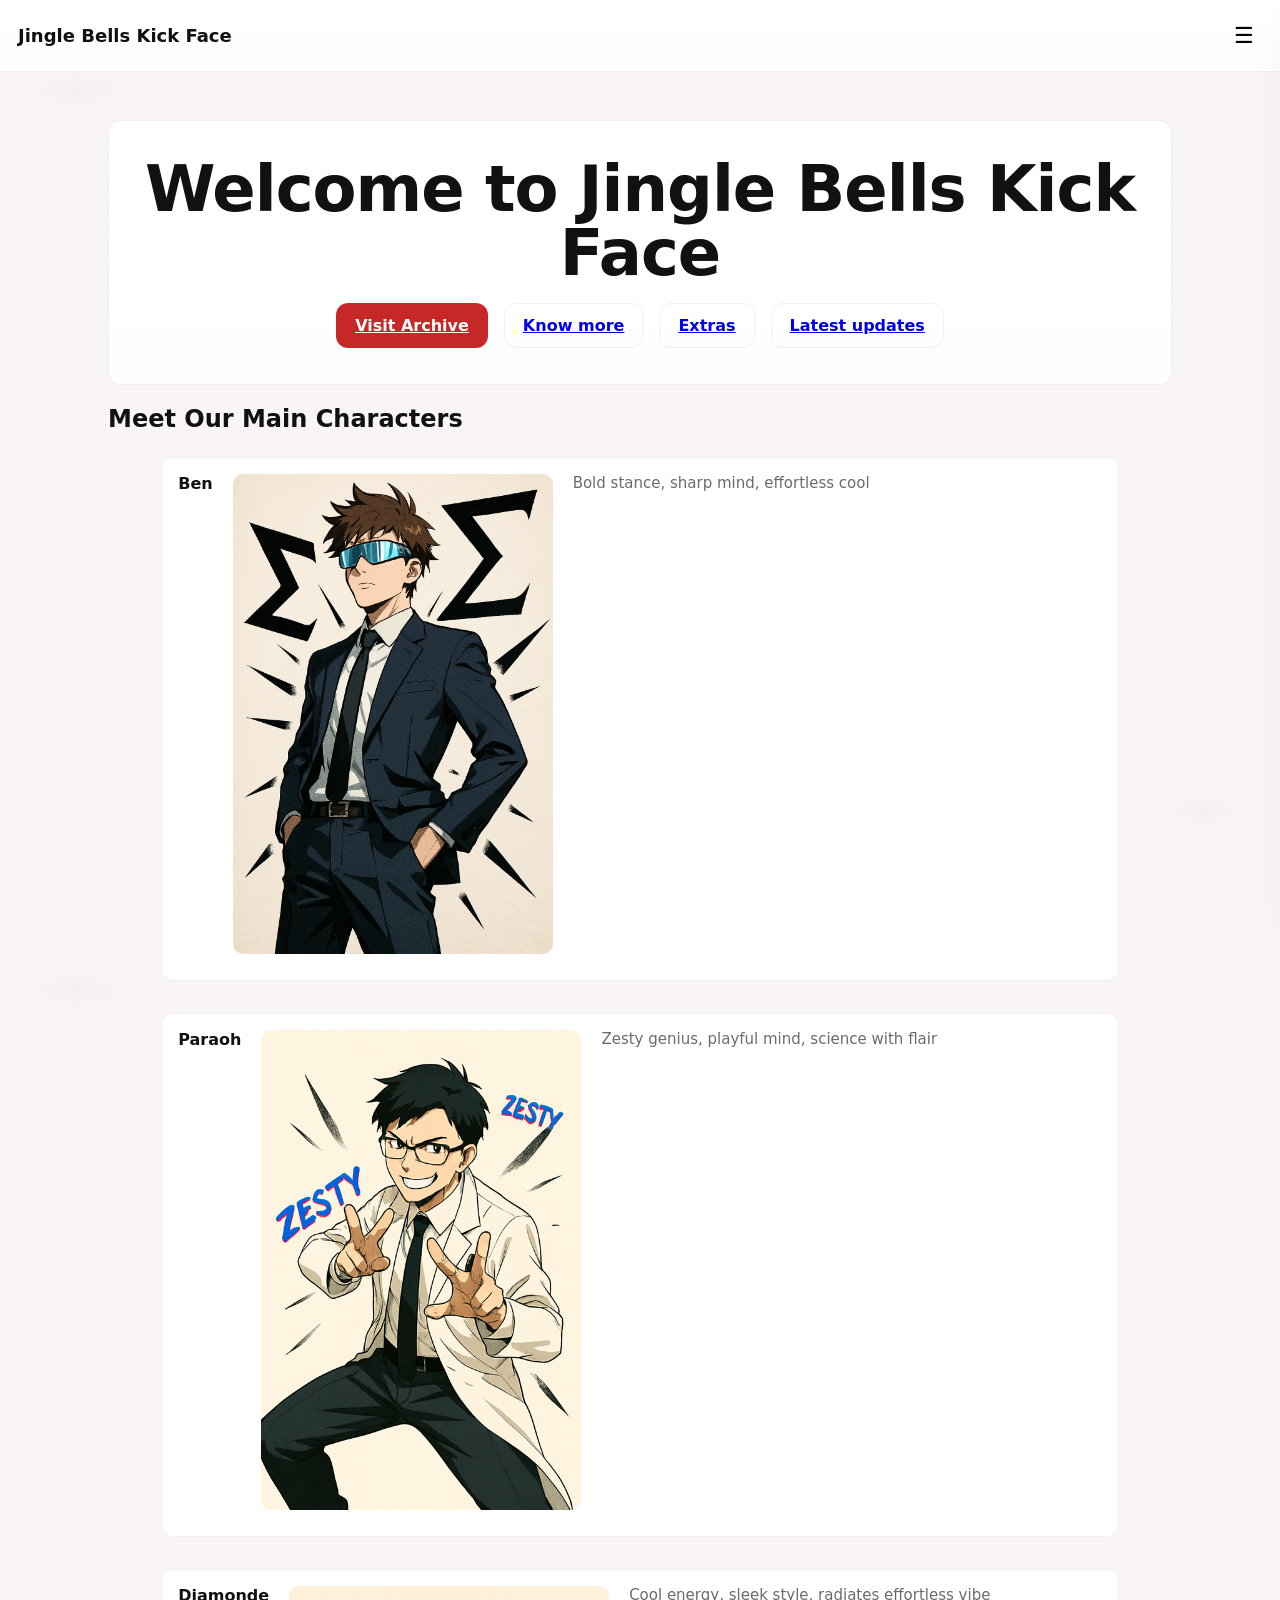
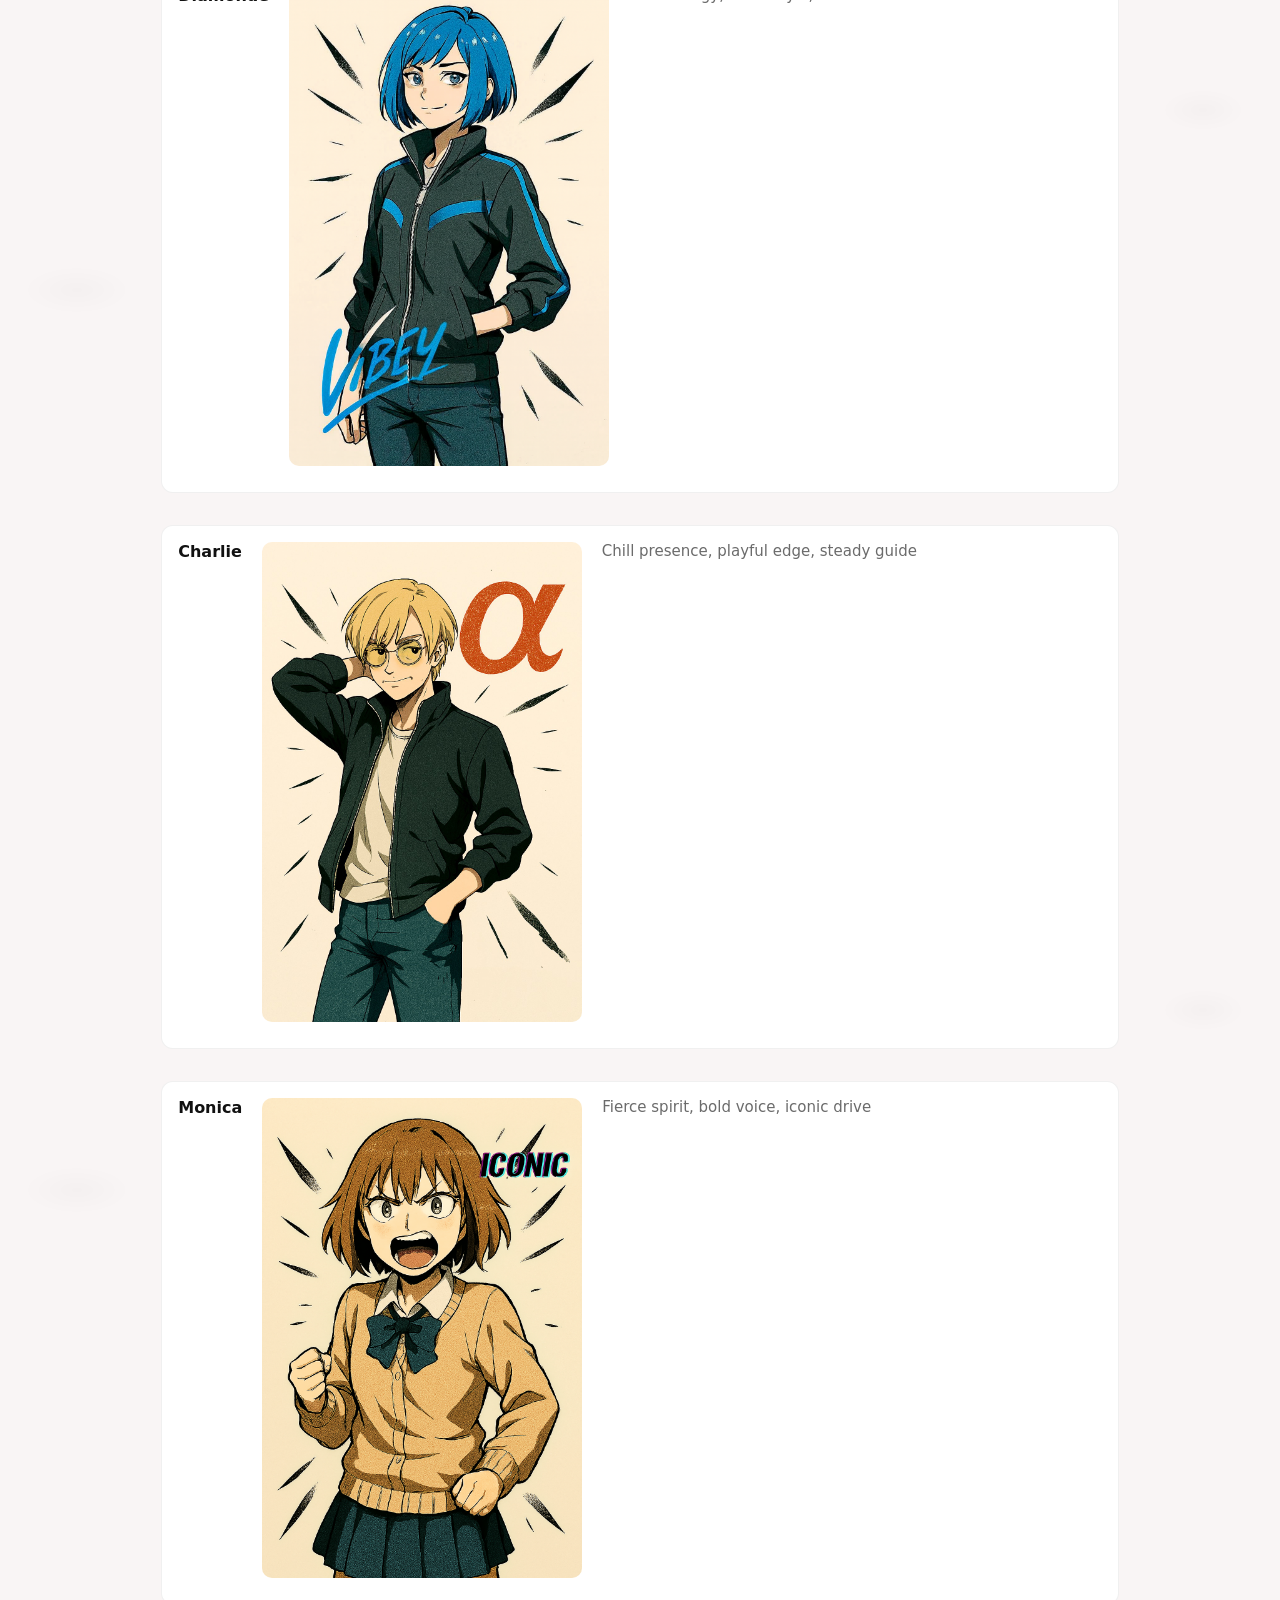
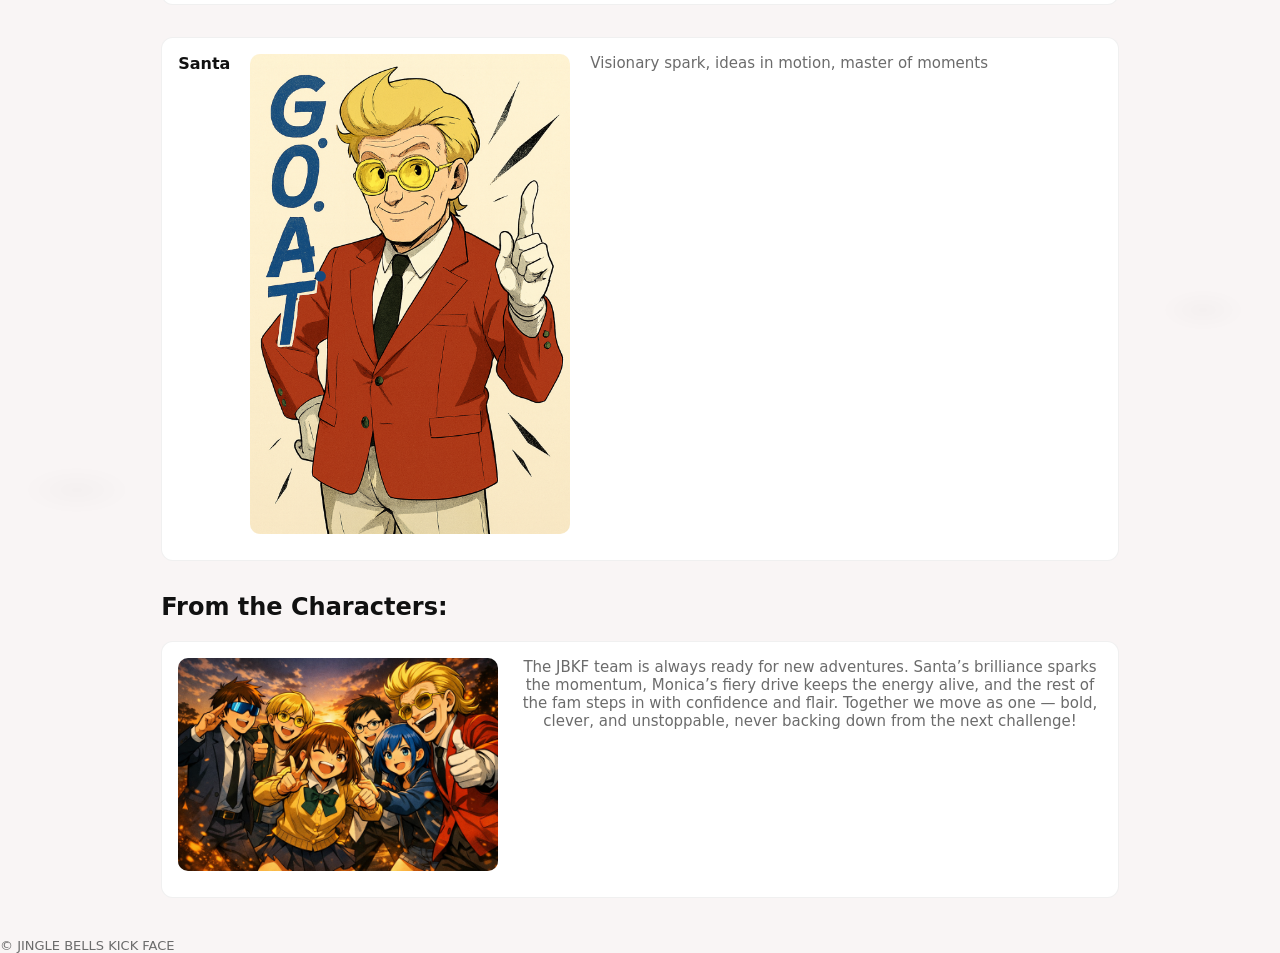
<file: index.html>
<!doctype html>
<html lang="en">
<head>
<meta charset="utf-8">
<meta name="viewport" content="width=device-width,initial-scale=1">
<title>Jingle Bells Kick Face</title>
<link rel="stylesheet" href="styles.css">
</head>

<body>

<header class="site-header">
<div class="brand">Jingle Bells Kick Face</div>
<button id="menuBtn" class="menu-btn">☰</button>
</header>

<aside id="sideMenu" class="side-menu" aria-hidden="true">

<button id="menuCloseTop" class="menu-close-top">✕</button>

<nav>
<ul class="menu-list">
<li><a href="archive.html">Archive</a></li>
<li><a href="latest.html">Latest updates</a></li>
<li><a href="info.html">More info</a></li>
<li><a href="extras.html">Media</a></li>
</ul>
</nav>

</aside>

<main class="container">

<section class="hero card">

<h1 class="hero-title">Welcome to Jingle Bells Kick Face</h1>

<div class="hero-actions">
<a href="archive.html" class="btn primary ring">Visit Archive</a>
<a href="info.html" class="btn">Know more</a>
<a href="extras.html" class="btn">Extras</a>
<a href="latest.html" class="btn">Latest updates</a>
</div>

</section>


<section class="section">

<h2>Meet Our Main Characters</h2>

<div class="characters-grid">

<div class="char-card">
<div class="char-name">Ben</div>
<img class="char-img" src="images/Ben.png">
<div class="char-desc">Bold stance, sharp mind, effortless cool</div>
</div>

<div class="char-card">
<div class="char-name">Paraoh</div>
<img class="char-img" src="images/Paraoh.png">
<div class="char-desc">Zesty genius, playful mind, science with flair</div>
</div>

<div class="char-card">
<div class="char-name">Diamonde</div>
<img class="char-img" src="images/Diamonde.png">
<div class="char-desc">Cool energy, sleek style, radiates effortless vibe</div>
</div>

<div class="char-card">
<div class="char-name">Charlie</div>
<img class="char-img" src="images/Charlie.png">
<div class="char-desc">Chill presence, playful edge, steady guide</div>
</div>

<div class="char-card">
<div class="char-name">Monica</div>
<img class="char-img" src="images/Monica.png">
<div class="char-desc">Fierce spirit, bold voice, iconic drive</div>
</div>

<div class="char-card">
<div class="char-name">Santa</div>
<img class="char-img" src="images/Santa.png">
<div class="char-desc">Visionary spark, ideas in motion, master of moments</div>
</div>

<h2>From the Characters:</h2>

<div class="char-card">
<img class="char-img" src="images/AllChar.png">
<div class="char-desc">The JBKF team is always ready for new adventures. Santa’s brilliance sparks the momentum, Monica’s fiery drive keeps the energy alive, and the rest of the fam steps in with confidence and flair. Together we move as one — bold, clever, and unstoppable, never backing down from the next challenge!</div>
</div>
</div>

</section>

</main>

<footer style="color:var(--muted);font-size:13px;margin-top:10px">
      © JINGLE BELLS KICK FACE
    </footer>

<script src="menu.js"></script>

</body>
</html>
</file>
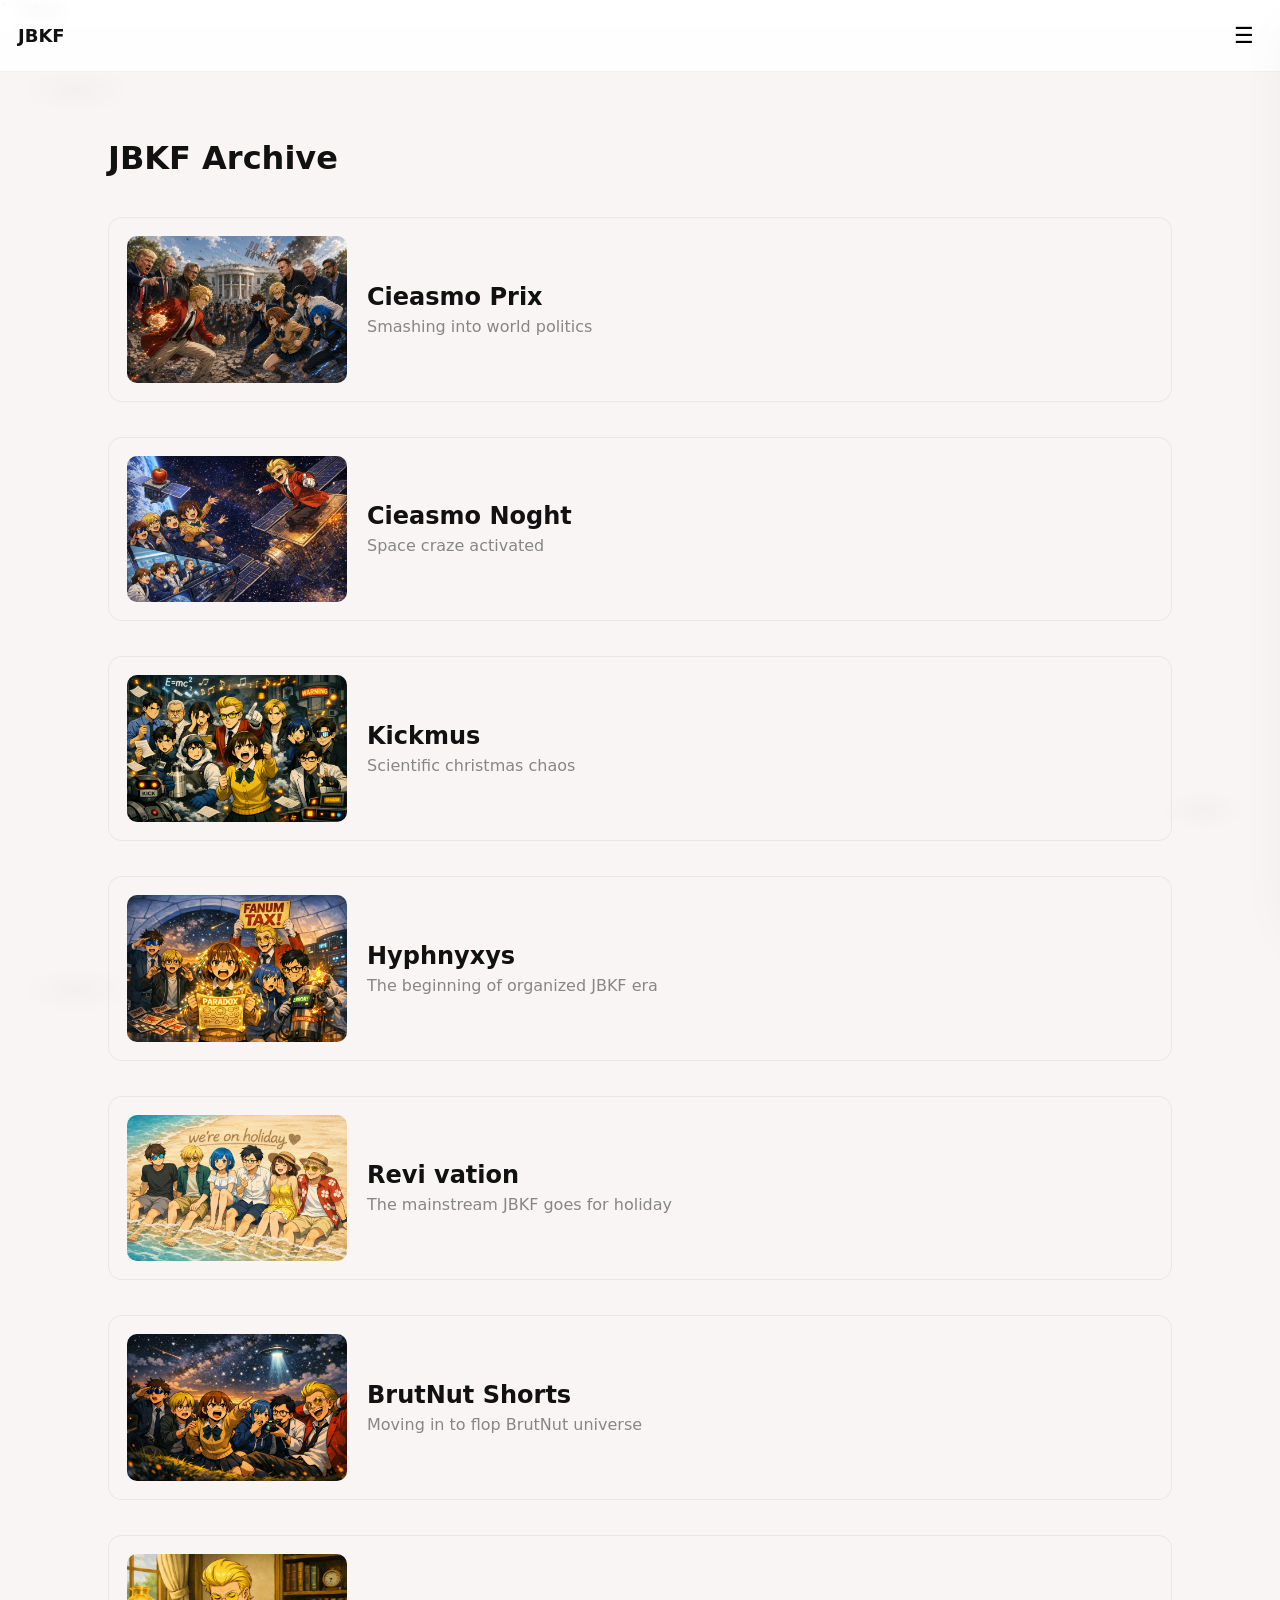
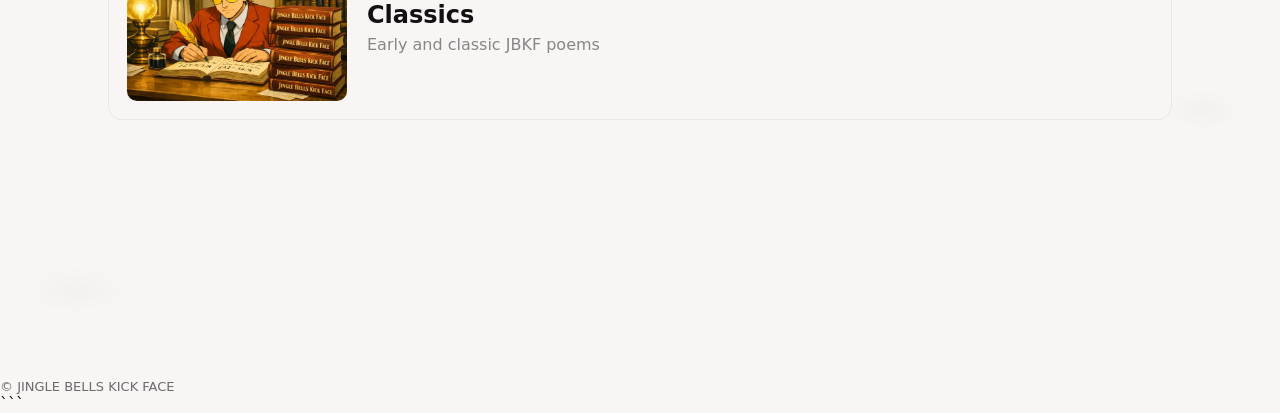
<file: archive.html>
```html
<!doctype html>
<html lang="en">

<head>

<meta charset="utf-8">

<meta name="viewport" content="width=device-width,initial-scale=1">

<title>JBKF Archive</title>

<link rel="stylesheet" href="styles.css">

<style>

/* page title */

.page-title{
margin-bottom:30px;
}

/* series list */

.series-list{
display:flex;
flex-direction:column;
gap:35px;
}

/* series card */

.series-card{

display:flex;

gap:20px;

align-items:center;

background:rgba(255,255,255,0.06);

border-radius:14px;

padding:18px;

text-decoration:none;

color:white;

transition:.3s;

opacity:0;

transform:translateY(40px);

}

/* scroll animation */

.series-card.show{
opacity:1;
transform:translateY(0);
}

/* hover */

.series-card:hover{
background:rgba(255,255,255,0.14);
transform:scale(1.02);
}

/* ARCHIVE SERIES IMAGES */
.series-card img {
  width: 220px;        /* larger image on desktop */
  height: auto;        /* keep natural ratio */
  object-fit: contain; /* no cropping */
  border-radius: 10px;
}

/* Mobile: full width image above text */
@media (max-width:900px){
  .series-card {
    flex-direction: column;
    align-items: center;
    text-align: center;
  }
  .series-card img {
    width: 100%;       /* full width on mobile */
    max-width: 100%;
    height: auto;
  }
}

/* text */

.series-info h2{
margin:0 0 6px 0;
}

.series-info p{
margin:0;
opacity:.8;
}

</style>

</head>


<body>

<header class="site-header">

<div class="brand">JBKF</div>

<button id="menuBtn" class="menu-btn">☰</button>

</header>


<aside id="sideMenu" class="side-menu" aria-hidden="true">

<button id="menuCloseTop" class="menu-close-top">✕</button>

<ul class="menu-list">

<li><a href="index.html">Home</a></li>
<li><a href="archive.html">Archive</a></li>
<li><a href="latest.html">Latest updates</a></li>
<li><a href="info.html">More info</a></li>
<li><a href="extras.html">Extras</a></li>

</ul>

</aside>


<main class="container">

<h1 class="page-title">JBKF Archive</h1>

<div class="series-list">



<a class="series-card" href="series/cieasmoprix.html">

<img src="images/Sz8.png">

<div class="series-info">

<h2>Cieasmo Prix</h2>

<p>Smashing into world politics</p>

</div>

</a>
  
  
  
<a class="series-card" href="series/cieasmonoght.html">

<img src="images/Sz7.png">

<div class="series-info">

<h2>Cieasmo Noght</h2>

<p>Space craze activated</p>

</div>

</a>



<a class="series-card" href="series/kickmus.html">

<img src="images/Sz6.png">

<div class="series-info">

<h2>Kickmus</h2>

<p>Scientific christmas chaos</p>

</div>

</a>


<a class="series-card" href="series/hyphnyxys.html">

<img src="images/Sz5.png">

<div class="series-info">

<h2>Hyphnyxys</h2>

<p>The beginning of organized JBKF era</p>

</div>

</a>

  

<a class="series-card" href="series/revivation.html">

<img src="images/Sz4.png">

<div class="series-info">

<h2>Revi vation</h2>

<p>The mainstream JBKF goes for holiday</p>

</div>

</a>



<a class="series-card" href="series/brutnut.html">

<img src="images/Sz3.png">

<div class="series-info">

<h2>BrutNut Shorts</h2>

<p>Moving in to flop BrutNut universe</p>

</div>

</a>


<a class="series-card" href="series/classics.html">

<img src="images/Sz2.png">

<div class="series-info">

<h2>Classics</h2>

<p>Early and classic JBKF poems</p>

</div>

</a>


<a class="series-card" href="series/volumes.html">

<img src="images/Sz1.png">

<div class="series-info">

<h2>Volumes</h2>

<p>Initial storyline of the JBKF</p>

</div>

</a>


</div>

</main>

<footer style="color:var(--muted);font-size:13px;margin-top:10px">
      © JINGLE BELLS KICK FACE
    </footer>


<script src="menu.js"></script>

</body>

</html>
```
</file>
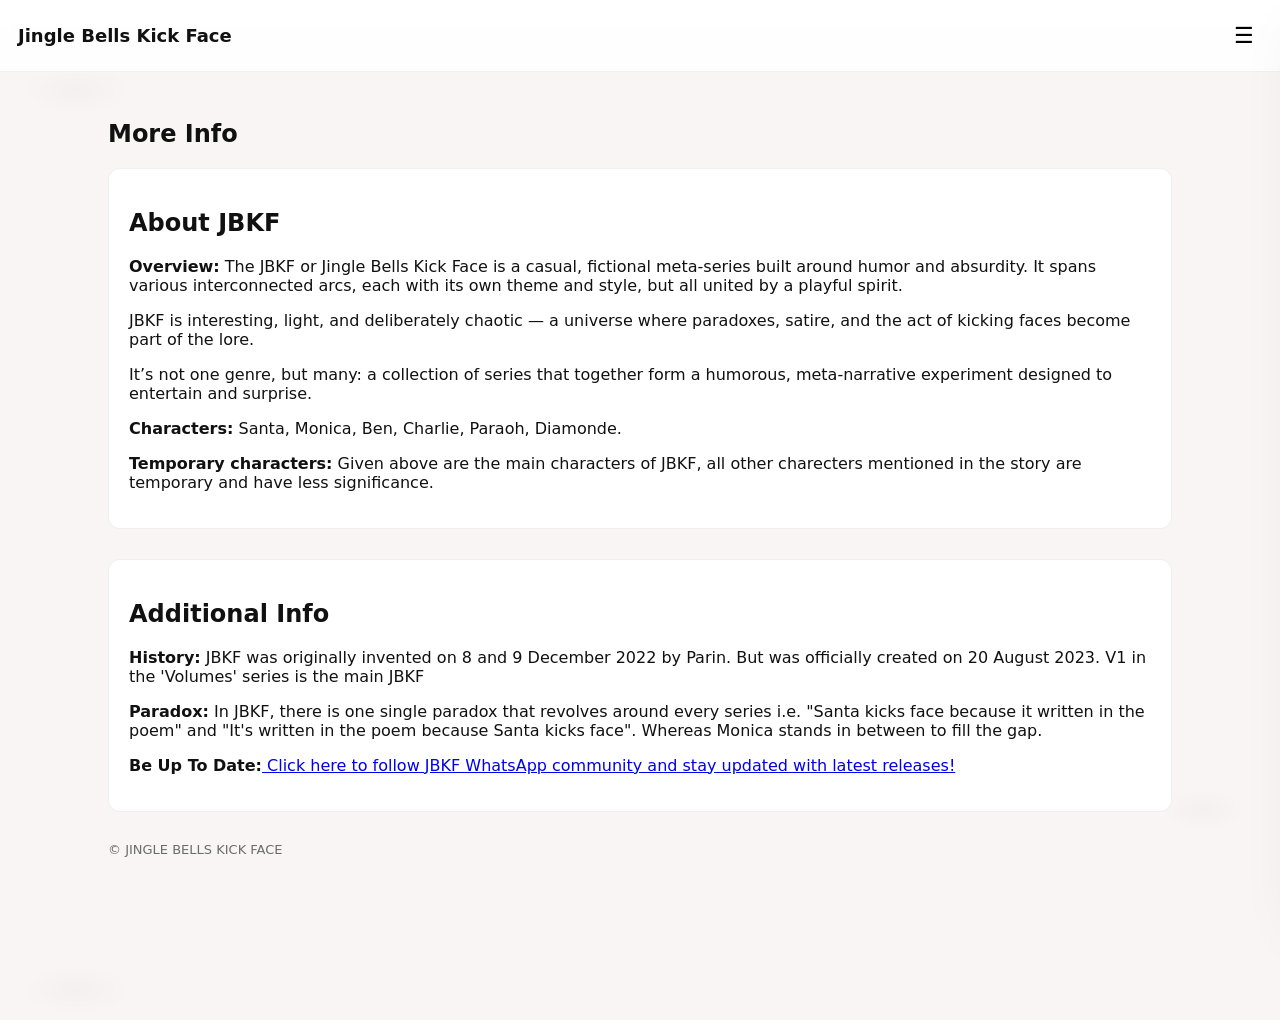
<file: info.html>
<!doctype html>
<html lang="en">
<head>
<meta charset="utf-8">
<meta name="viewport" content="width=device-width,initial-scale=1">
<title>More Info</title>
<link rel="stylesheet" href="styles.css">
</head>

<body>

<header class="site-header">
<div class="brand">Jingle Bells Kick Face</div>
<button id="menuBtn" class="menu-btn">☰</button>
</header>

<aside id="sideMenu" class="side-menu" aria-hidden="true">

<button id="menuCloseTop" class="menu-close-top">✕</button>

<nav>
<ul class="menu-list">
<li><a href="archive.html">Archive</a></li>
<li><a href="latest.html">Latest updates</a></li>
<li><a href="info.html">More info</a></li>
<li><a href="extras.html">Extras</a></li>
</ul>
</nav>

</aside>

<main class="container">

<div class="page-header">
<h2>More Info</h2>
</div>

<section class="chapter-box" aria-labelledby="about-heading">
      <h2 id="about-heading">About JBKF</h2>
      <p><strong>Overview:</strong> The JBKF or Jingle Bells Kick Face is a casual, fictional meta‑series built around humor and absurdity. It spans various interconnected arcs, each with its own theme and style, but all united by a playful spirit. </p>
      <p></p>
      <p>JBKF is interesting, light, and deliberately chaotic — a universe where paradoxes, satire, and the act of kicking faces become part of the lore.<p>
      <p></p>
      <p>It’s not one genre, but many: a collection of series that together form a humorous, meta‑narrative experiment designed to entertain and surprise.</p>
            
      <p><strong>Characters:</strong> Santa, Monica, Ben, Charlie, Paraoh, Diamonde.</p>
      <p><strong>Temporary characters:</strong> Given above are the main characters of JBKF, all other charecters mentioned in the story are temporary and have less significance.
    </section>

    <section class="chapter-box" aria-labelledby="additional-info">
      <h2 id="contact-heading">Additional Info</h2>
      <p><strong>History:</strong> JBKF was originally invented on 8 and 9 December 2022 by Parin. But was officially created on 20 August 2023. V1 in the 'Volumes' series is the main JBKF</p>
      <p><strong>Paradox:</strong> In JBKF, there is one single paradox that revolves around every series i.e. "Santa kicks face because it written in the poem" and "It's written in the poem because Santa kicks face". Whereas Monica stands in between to fill the gap.</p>
      <p><strong>Be Up To Date:</strong><a href="https://chat.whatsapp.com/BDTxy8p4UqgF1JRtRPn6L6"> Click here to follow JBKF WhatsApp community and stay updated with latest releases!</a></p>
    </section>

<footer style="color:var(--muted);font-size:13px;margin-top:10px">
      © JINGLE BELLS KICK FACE
    </footer>

</main>

<script src="menu.js"></script>

</body>
</html>
</file>
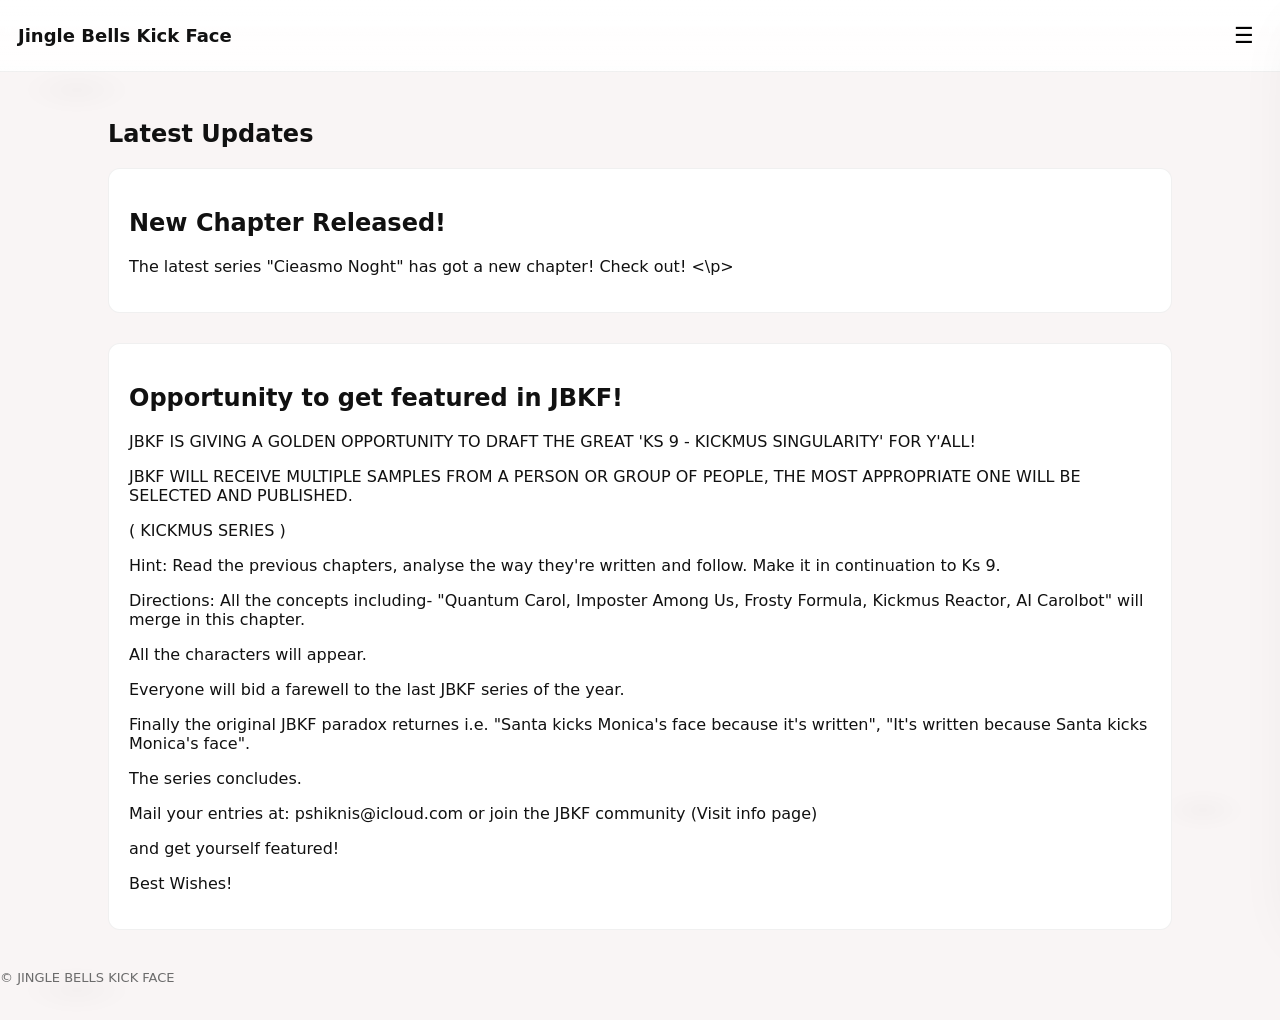
<file: latest.html>
<!doctype html>
<html lang="en">
<head>
<meta charset="utf-8">
<meta name="viewport" content="width=device-width,initial-scale=1">
<title>Latest Updates</title>
<link rel="stylesheet" href="styles.css">
</head>

<body>

<header class="site-header">
<div class="brand">Jingle Bells Kick Face</div>
<button id="menuBtn" class="menu-btn">☰</button>
</header>

<aside id="sideMenu" class="side-menu" aria-hidden="true">

<button id="menuCloseTop" class="menu-close-top">✕</button>

<nav>
<ul class="menu-list">
<li><a href="archive.html">Archive</a></li>
<li><a href="latest.html">Latest updates</a></li>
<li><a href="info.html">More info</a></li>
<li><a href="extras.html">Extras</a></li>
</ul>
</nav>

</aside>

<main class="container">

<div class="page-header">
<h2>Latest Updates</h2>
</div>



<section class="chapter-box">
      
<h2>New Chapter Released!</h2>

<p>
The latest series "Cieasmo Noght" has got a new chapter! Check out! <\p>

</section>



<section class="chapter-box">

<h2>Opportunity to get featured in JBKF!</h2>

<p>
JBKF IS GIVING A GOLDEN OPPORTUNITY TO DRAFT THE GREAT 'KS 9 - KICKMUS SINGULARITY' FOR Y'ALL! </p>
<p> </p>
<p>JBKF WILL RECEIVE MULTIPLE SAMPLES FROM A PERSON OR GROUP OF PEOPLE, THE MOST APPROPRIATE ONE WILL BE SELECTED AND PUBLISHED.</p>
<p> </p>
<p>( KICKMUS SERIES )</p>
<p>Hint: Read the previous chapters, analyse the way they're written and follow. Make it in continuation to Ks 9.</p>
<p> </p>
<p>Directions: All the concepts including- "Quantum Carol, Imposter Among Us, Frosty Formula, Kickmus Reactor, AI Carolbot" will merge in this chapter.</p> 
<p>All the characters will appear. </p>
<p>Everyone will bid a farewell to the last JBKF series of the year. </p>
<p>Finally the original JBKF paradox returnes i.e. "Santa kicks Monica's face because it's written", "It's written because Santa kicks Monica's face". </p>
<p>The series concludes.</p>
<p> </p>
<p>Mail your entries at: pshiknis@icloud.com or join the JBKF community (Visit info page) </p>
<p>and get yourself featured!</p>
<p> </p>
<p>Best Wishes!

</p>

</section>

</main>

<footer style="color:var(--muted);font-size:13px;margin-top:10px">
      © JINGLE BELLS KICK FACE
    </footer>

<script src="menu.js"></script>

</body>
</html>
</file>
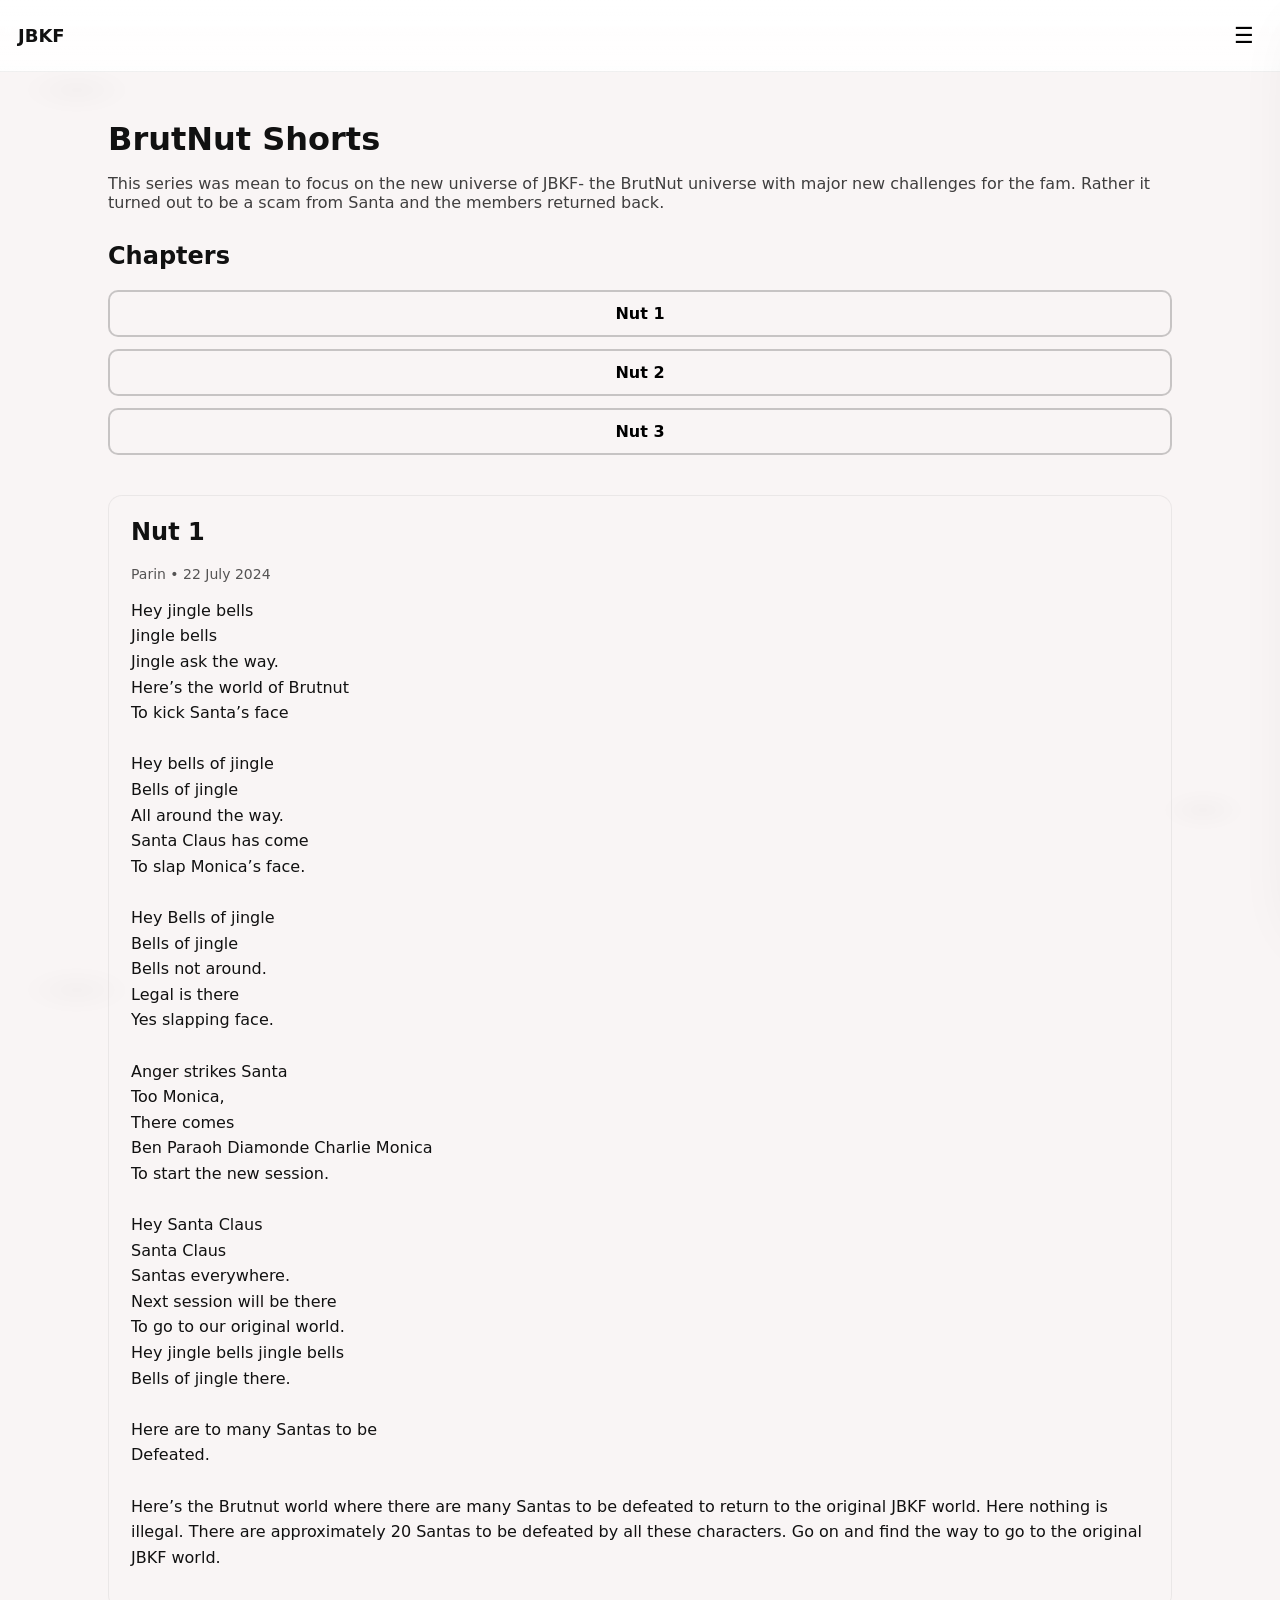
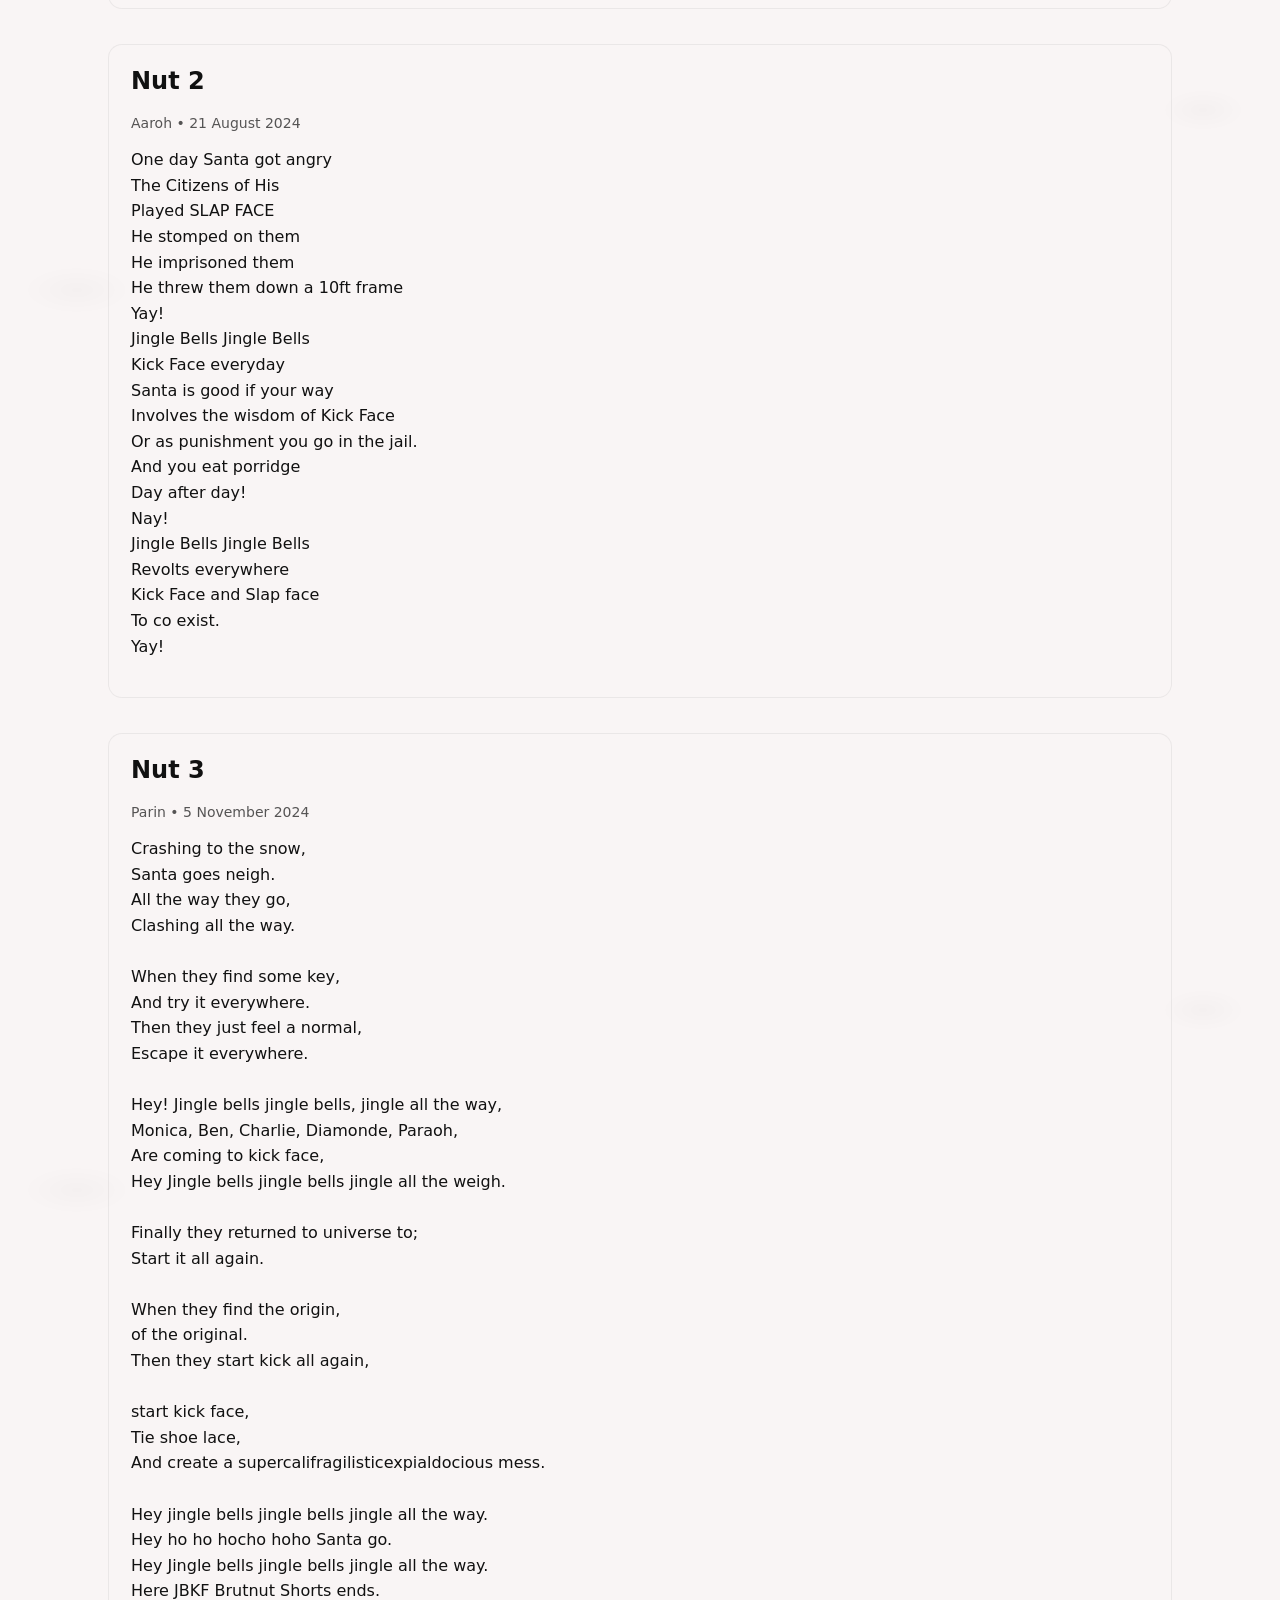
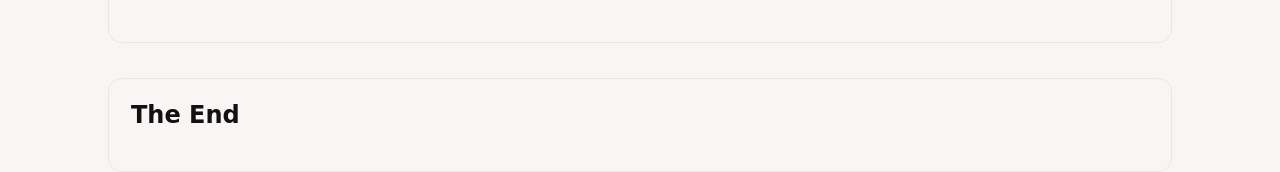
<file: series/brutnut.html>
<!doctype html>
<html lang="en">
<head>
<meta charset="utf-8">
<meta name="viewport" content="width=device-width,initial-scale=1">

<title>JBKF – BrutNut Shorts</title>

<link rel="stylesheet" href="../styles.css">

<style>

/* page layout */

.page-title{
margin-bottom:10px;
}

.series-intro{
opacity:.8;
margin-bottom:30px;
}

/* chapter navigation list */
.chapter-list {
  display: flex;
  flex-direction: column;
  gap: 12px;
  margin-bottom: 40px;
}

.chapter-list a{
display:block;
padding:10px;
background:rgba(255,255,255,0.06);
border-radius:10px;
text-align:center;
text-decoration:none;
color:black;
transition:.2s;
}

.chapter-list a:hover{
background:rgba(255,255,255,0.14);
}

/* chapter cards */

.chapter-box{
background:rgba(255,255,255,0.06);
padding:22px;
border-radius:14px;
margin-bottom:35px;
}

.chapter-box h2{
margin-top:0;
}

.chapter-meta{
font-size:14px;
opacity:.7;
margin-bottom:15px;
}

pre{
white-space:pre-wrap;
line-height:1.6;
font-family:inherit;
}

.chapter-list a {
  display: block;
  padding: 12px;
  background: rgba(255,255,255,0.06);
  border: 2px solid rgba(0,0,0,0.2); /* adds visible boundary */
  border-radius: 10px;
  text-align: center;
  text-decoration: none;
  color: black;
  font-weight: 600;
  transition: 0.25s ease;
}

.chapter-list a:hover {
  background: rgba(255,255,255,0.14);
  border-color: rgba(0,0,0,0.4); /* darker border on hover */
  transform: scale(1.03); /* subtle zoom effect */
}


</style>

</head>

<body>

<header class="site-header">

<div class="brand">JBKF</div>

<button id="menuBtn" class="menu-btn">☰</button>

</header>


<aside id="sideMenu" class="side-menu" aria-hidden="true">

<button id="menuCloseTop" class="menu-close-top">✕</button>

<ul class="menu-list">

<li><a href="../index.html">Home</a></li>
<li><a href="../archive.html">Archive</a></li>

</ul>

</aside>


<main class="container">

<h1 class="page-title">BrutNut Shorts</h1>

<p class="series-intro">
This series was mean to focus on the new universe of JBKF- the BrutNut universe with major new challenges for the fam. Rather it turned out to be a scam from Santa and the members returned back.
</p>


<h2>Chapters</h2>

<div class="chapter-list">

<a href="#nut1">Nut 1</a>
<a href="#nut2">Nut 2</a>
<a href="#nut3">Nut 3</a>

</div>


<section id="nut1" class="chapter-box">

<h2>Nut 1</h2>

<div class="chapter-meta">
Parin • 22 July 2024
</div>

<pre>
Hey jingle bells
Jingle bells
Jingle ask the way.
Here’s the world of Brutnut
To kick Santa’s face

Hey bells of jingle
Bells of jingle
All around the way.
Santa Claus has come
To slap Monica’s face.

Hey Bells of jingle
Bells of jingle
Bells not around.
Legal is there
Yes slapping face.

Anger strikes Santa
Too Monica,
There comes
Ben Paraoh Diamonde Charlie Monica
To start the new session.

Hey Santa Claus
Santa Claus
Santas everywhere.
Next session will be there
To go to our original world.
Hey jingle bells jingle bells
Bells of jingle there.

Here are to many Santas to be
Defeated.

Here’s the Brutnut world where there are many Santas to be defeated to return to the original JBKF world. Here nothing is illegal. There are approximately 20 Santas to be defeated by all these characters. Go on and find the way to go to the original JBKF world.
</pre>

</section>


<section id="nut2" class="chapter-box">

<h2>Nut 2</h2>

<div class="chapter-meta">
Aaroh • 21 August 2024
</div>

<pre>
One day Santa got angry
The Citizens of His
Played SLAP FACE
He stomped on them
He imprisoned them
He threw them down a 10ft frame
Yay!
Jingle Bells Jingle Bells
Kick Face everyday
Santa is good if your way
Involves the wisdom of Kick Face
Or as punishment you go in the jail.
And you eat porridge
Day after day!
Nay!
Jingle Bells Jingle Bells
Revolts everywhere
Kick Face and Slap face
To co exist.
Yay!
</pre>

</section>


<section id="nut3" class="chapter-box">

<h2>Nut 3</h2>

<div class="chapter-meta">
Parin • 5 November 2024
</div>

<pre>
Crashing to the snow,
Santa goes neigh.
All the way they go,
Clashing all the way.

When they find some key,
And try it everywhere.
Then they just feel a normal,
Escape it everywhere.

Hey! Jingle bells jingle bells, jingle all the way,
Monica, Ben, Charlie, Diamonde, Paraoh,
Are coming to kick face,
Hey Jingle bells jingle bells jingle all the weigh.

Finally they returned to universe to;
Start it all again.

When they find the origin,
of the original.
Then they start kick all again,

start kick face,
Tie shoe lace,
And create a supercalifragilisticexpialdocious mess.

Hey jingle bells jingle bells jingle all the way.
Hey ho ho hocho hoho Santa go.
Hey Jingle bells jingle bells jingle all the way.
Here JBKF Brutnut Shorts ends.
</pre>

</section>


<section id="end" class="chapter-box">

<h2>The End</h2>

</section>


</main>

<script src="../menu.js"></script>

</body>
</html>
</file>
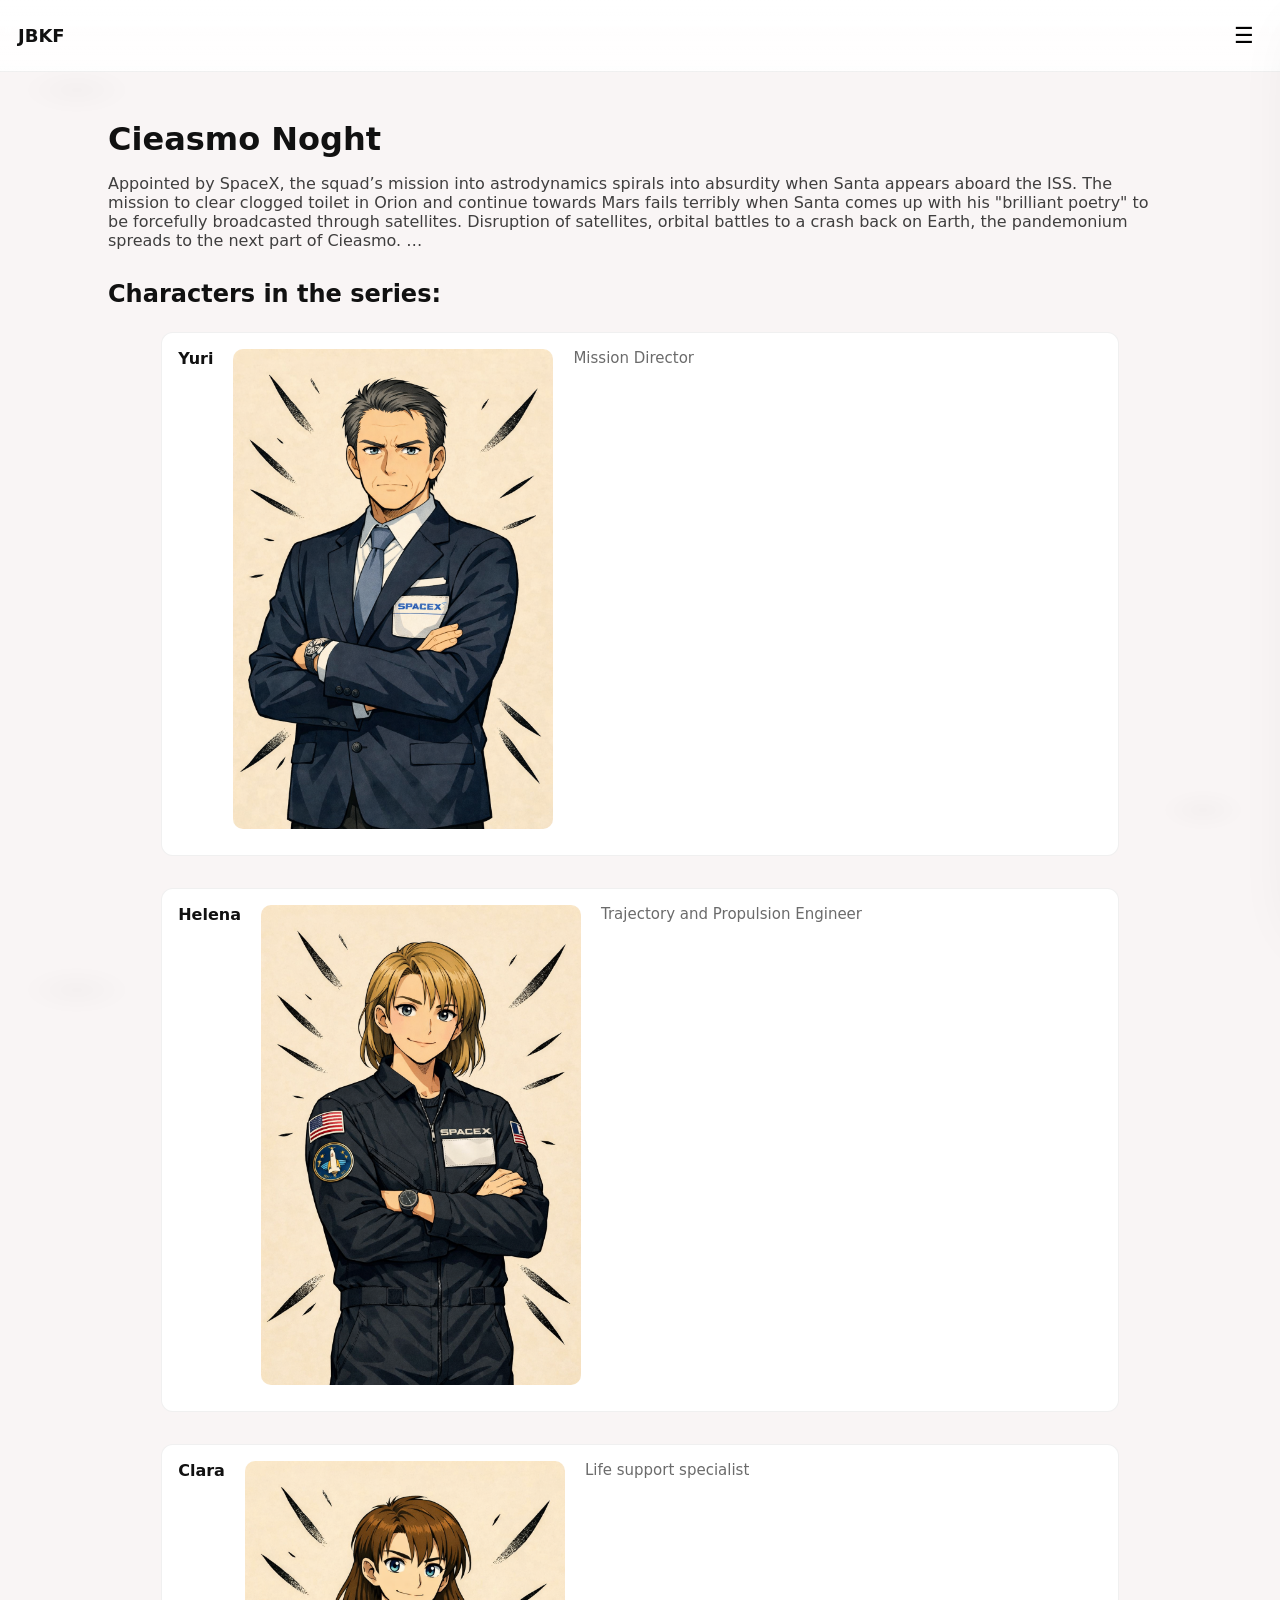
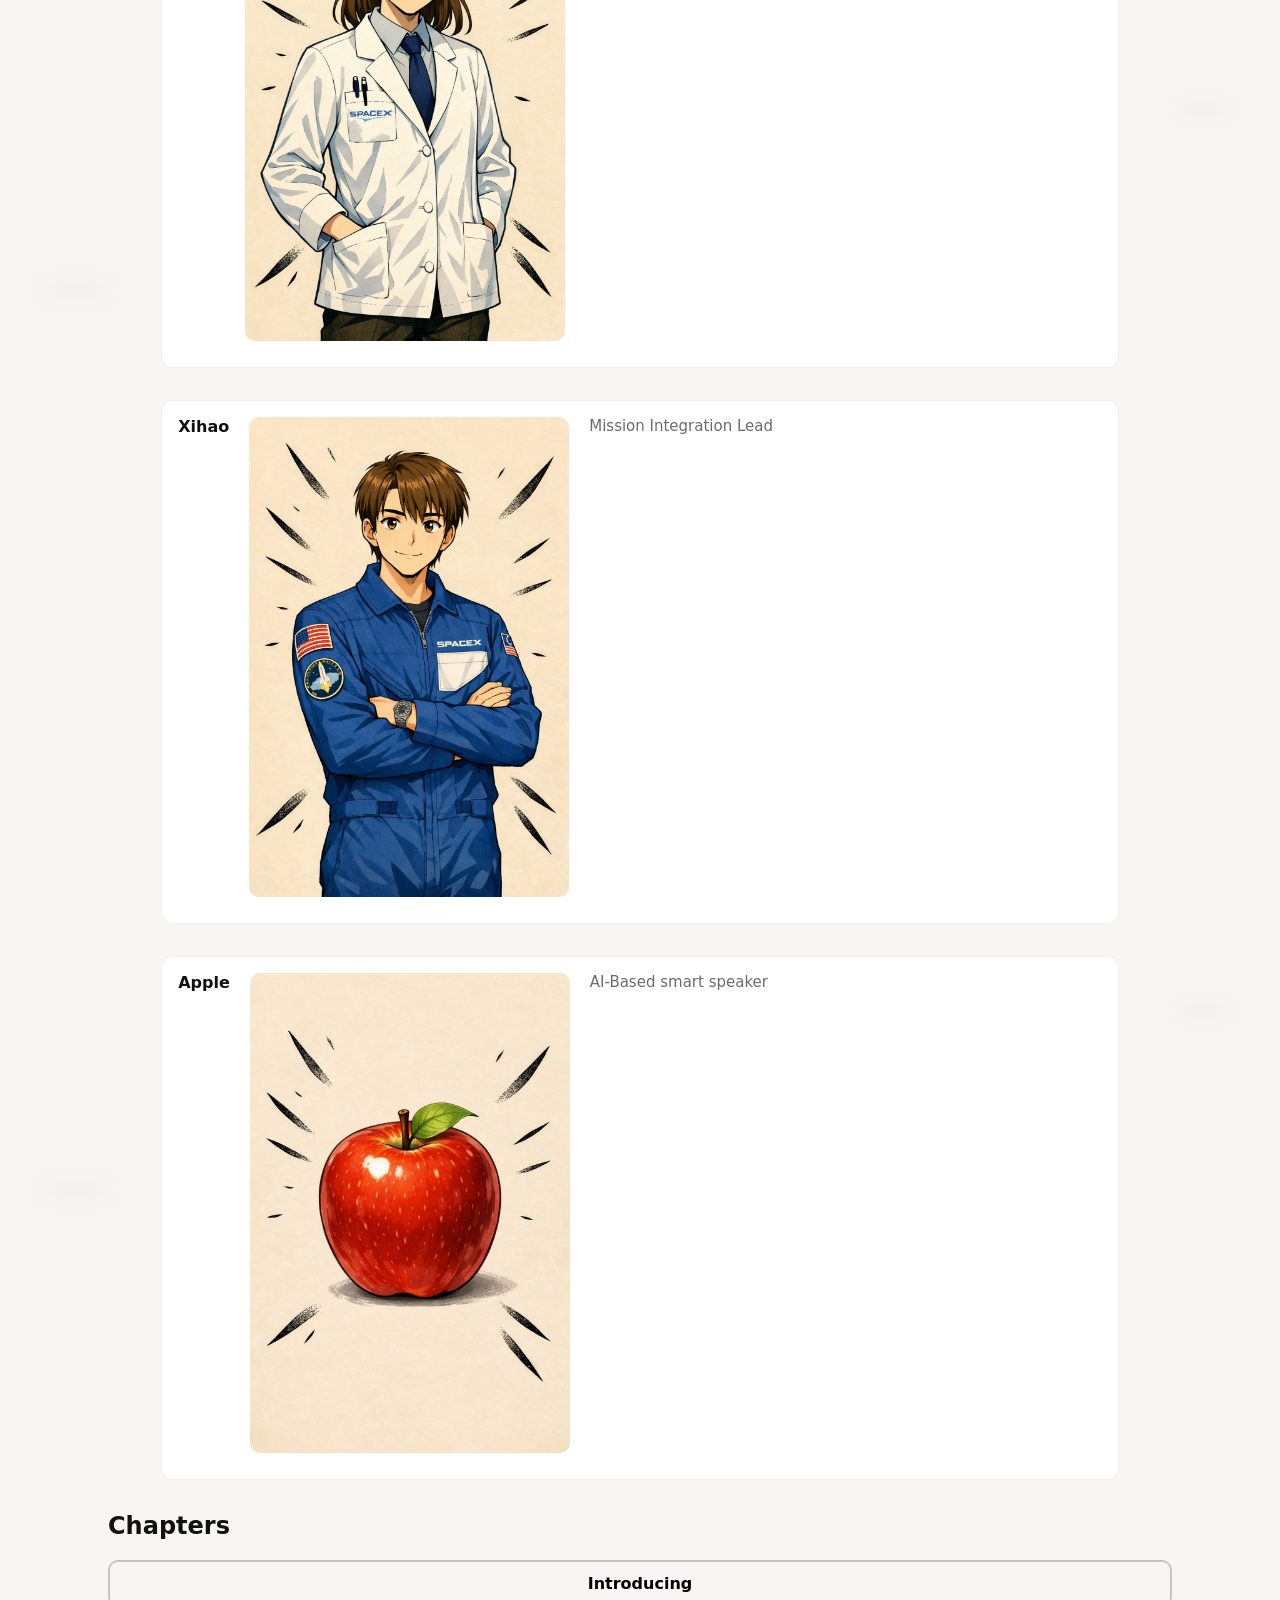
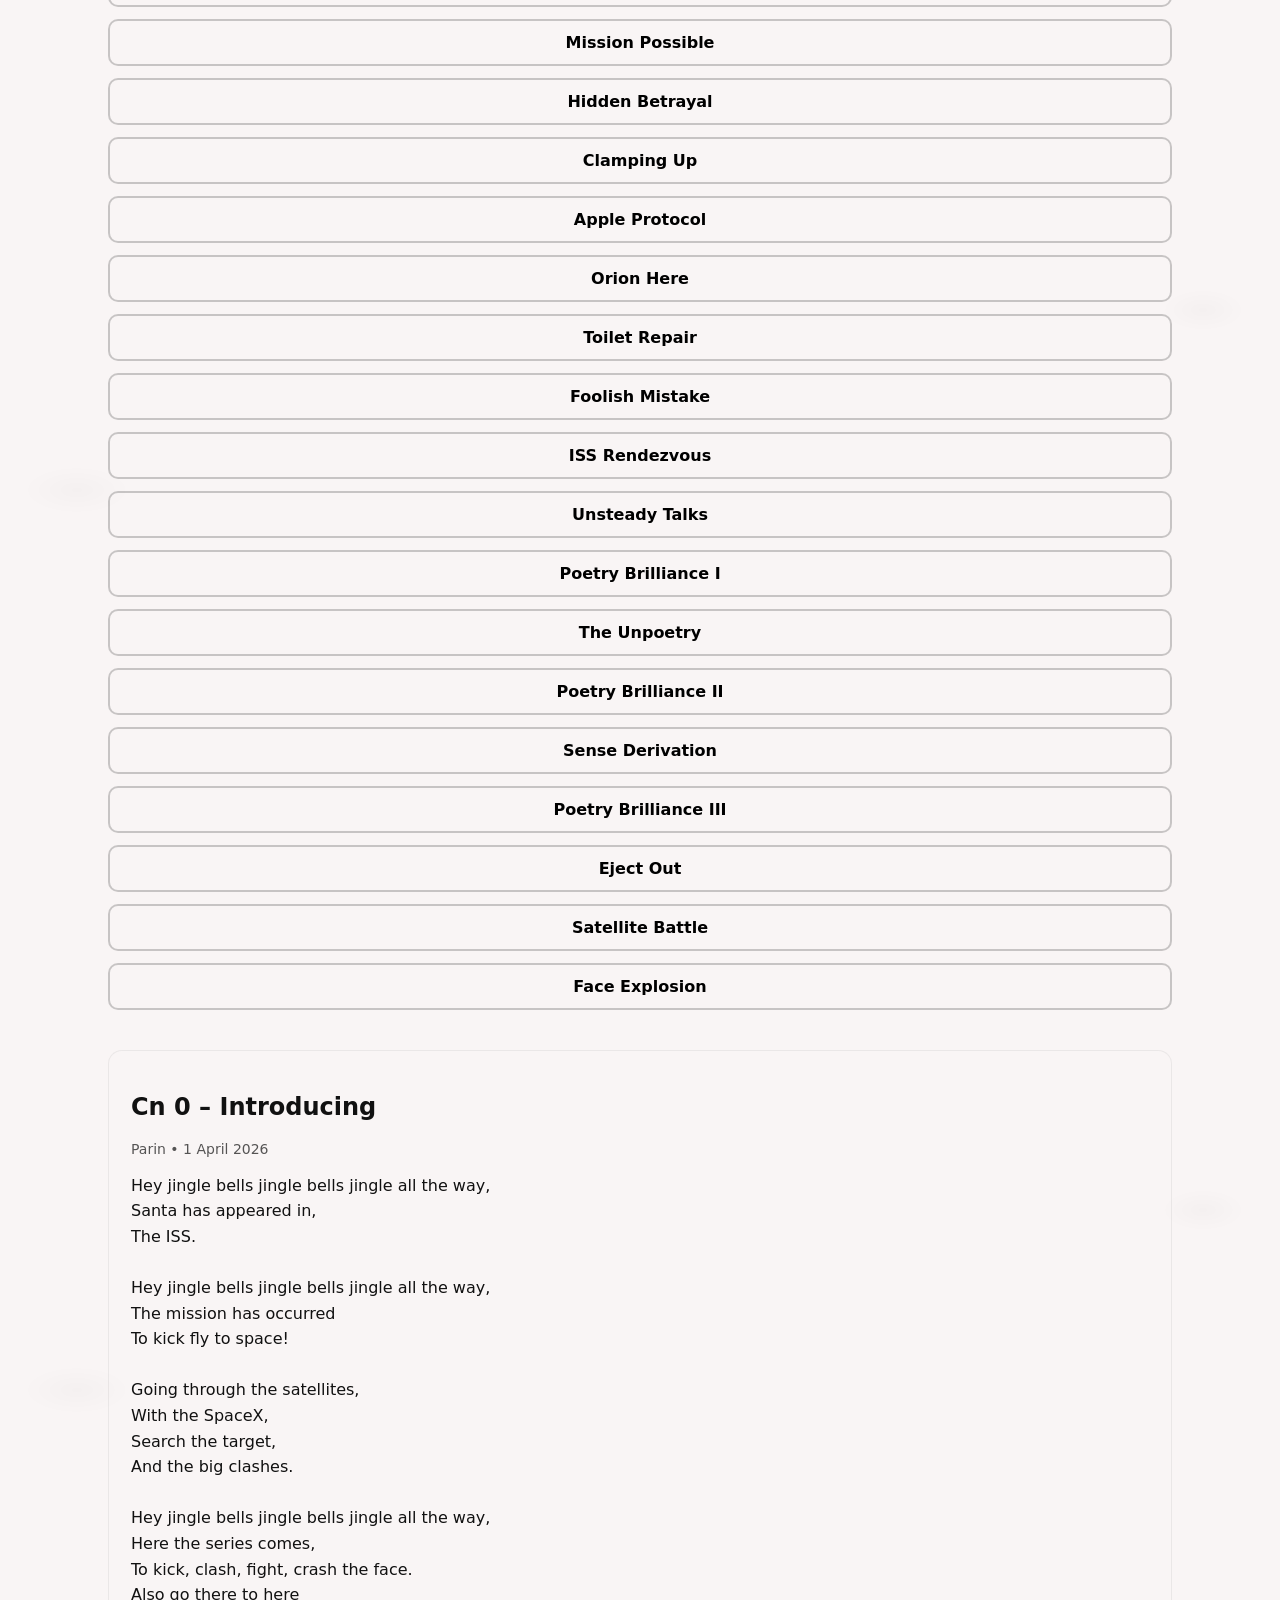
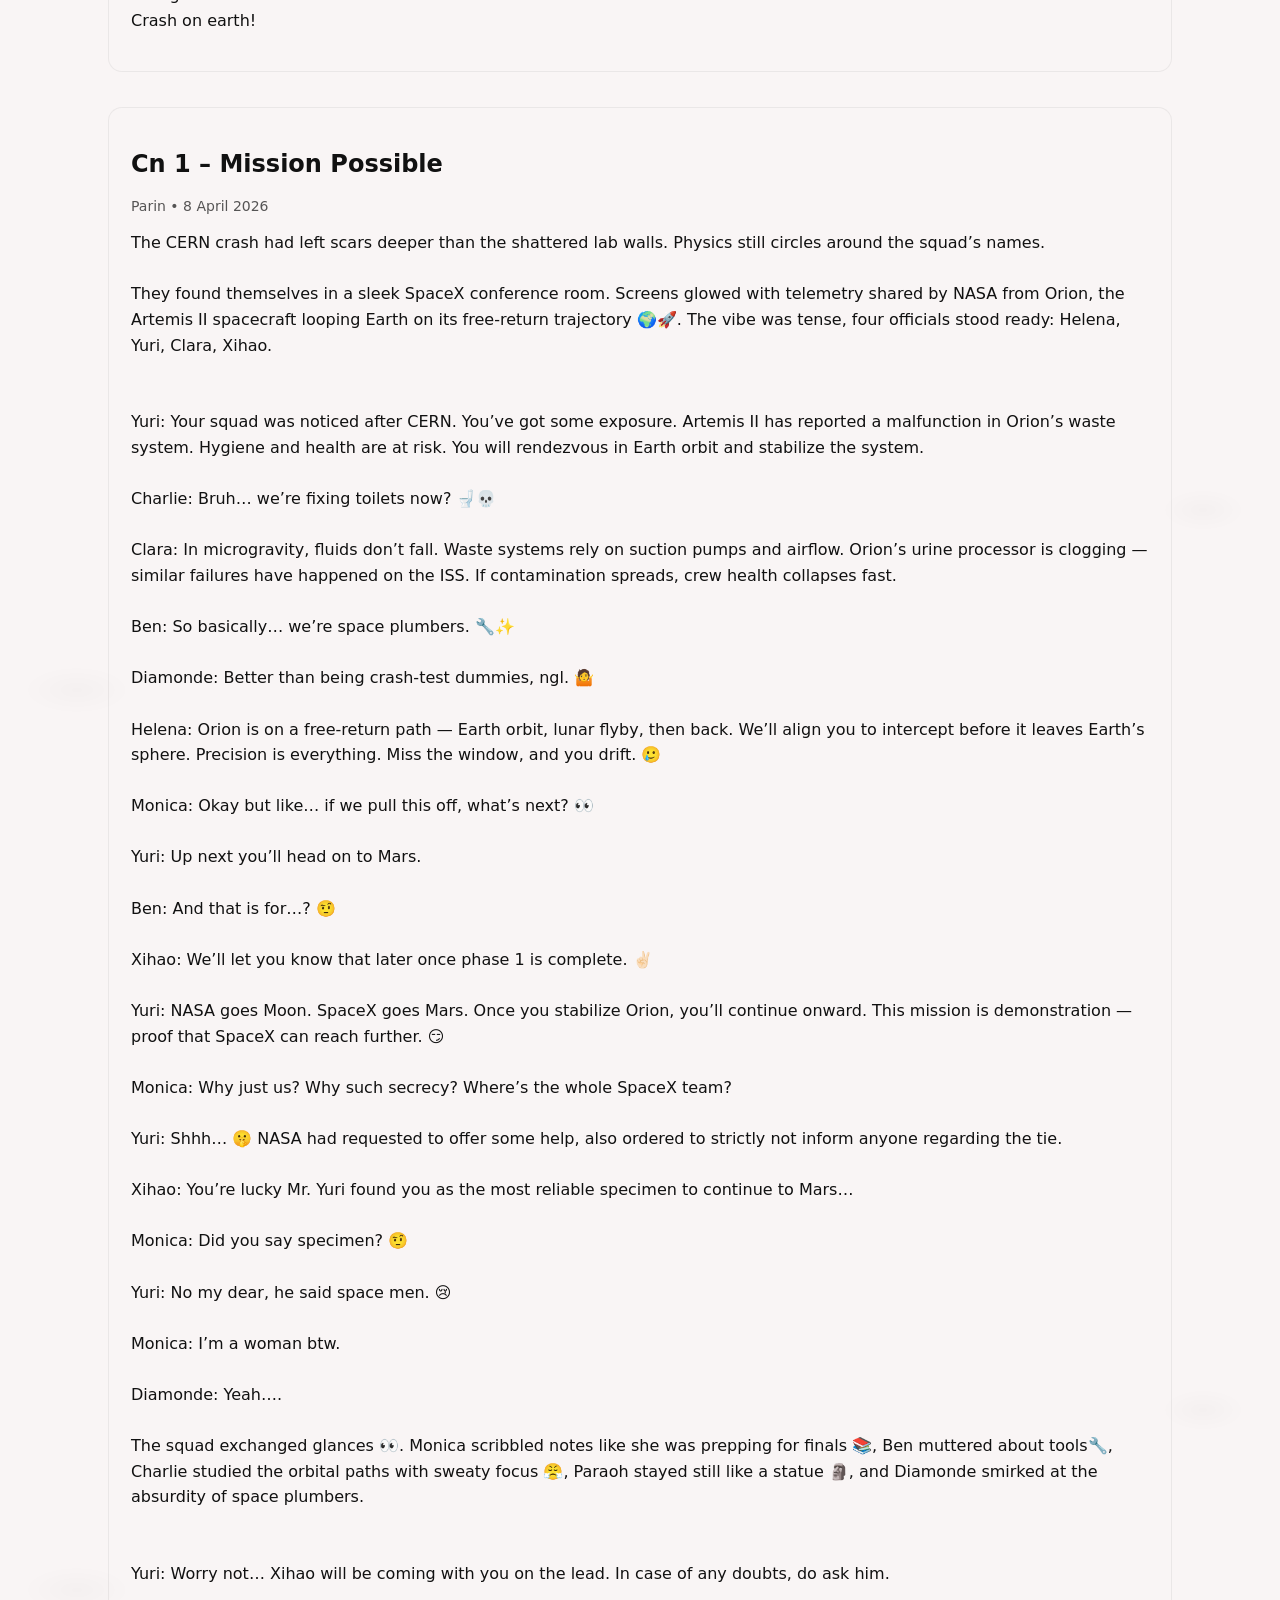
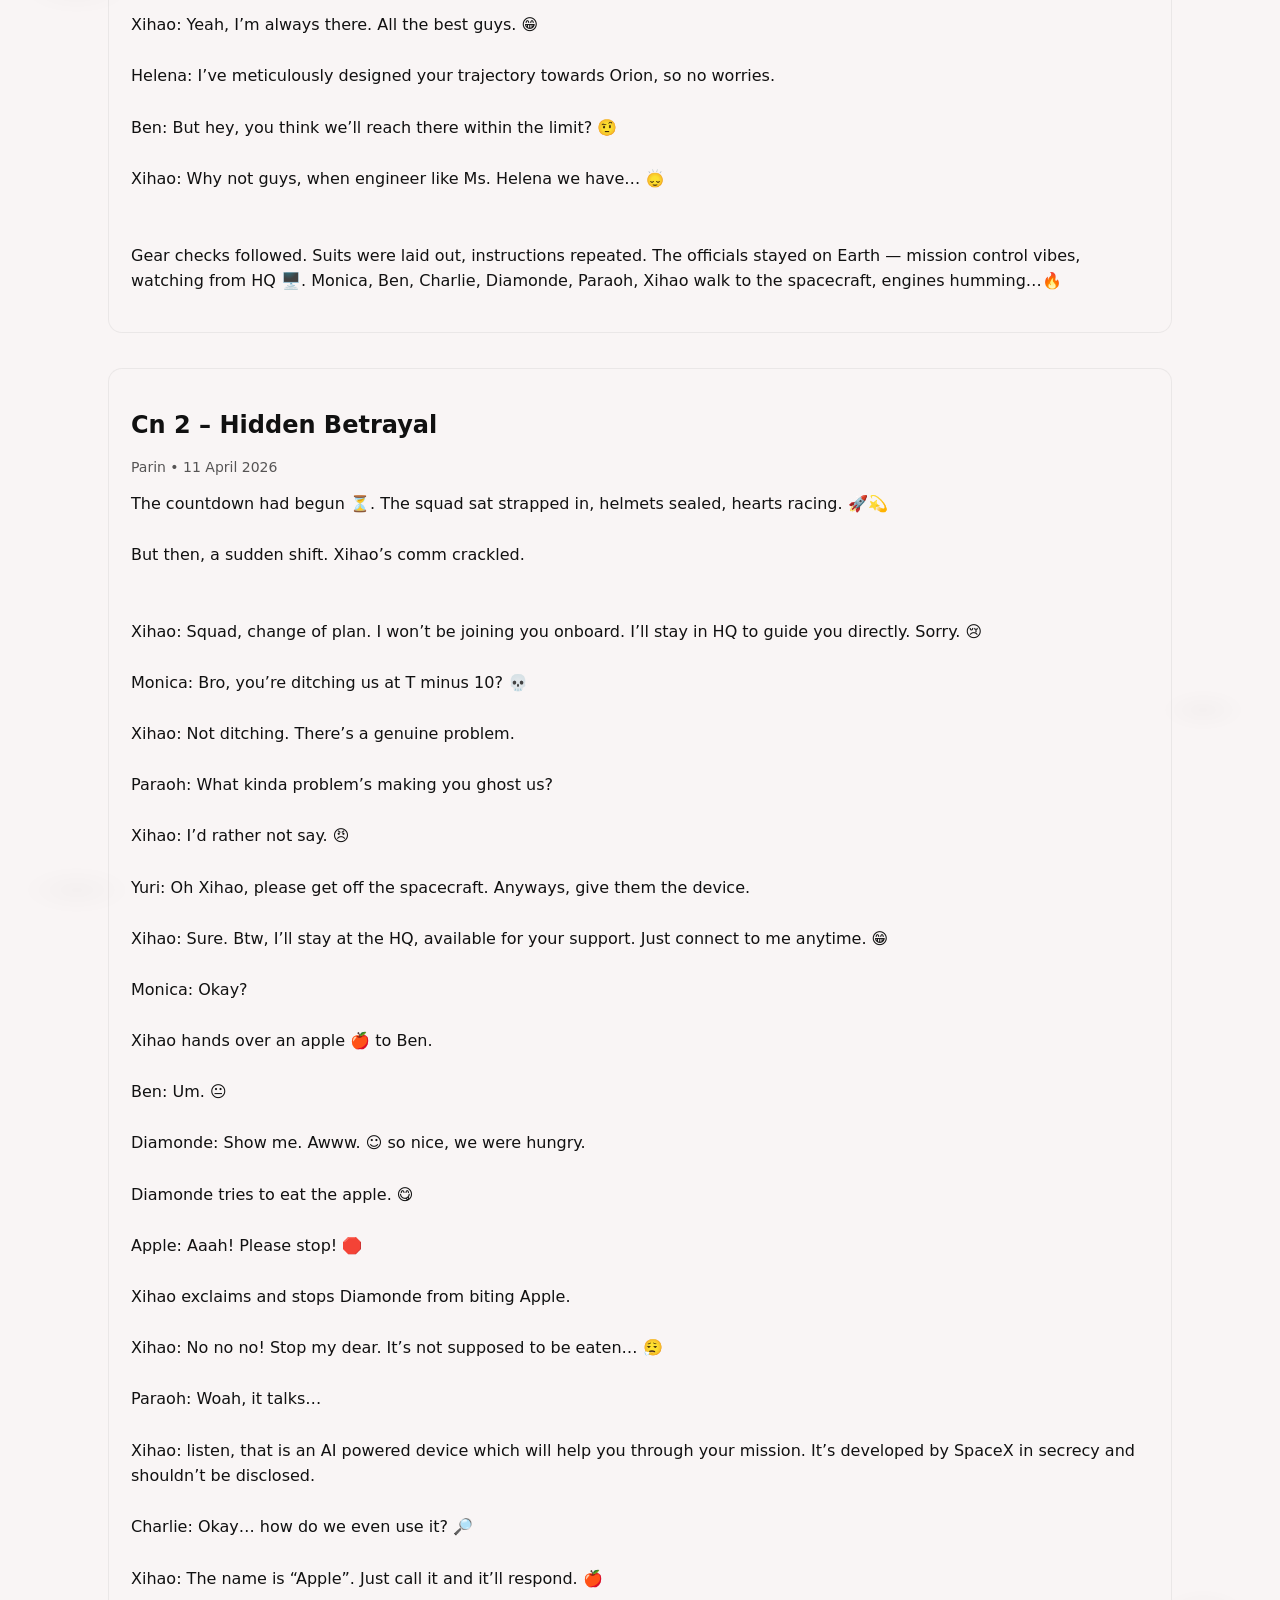
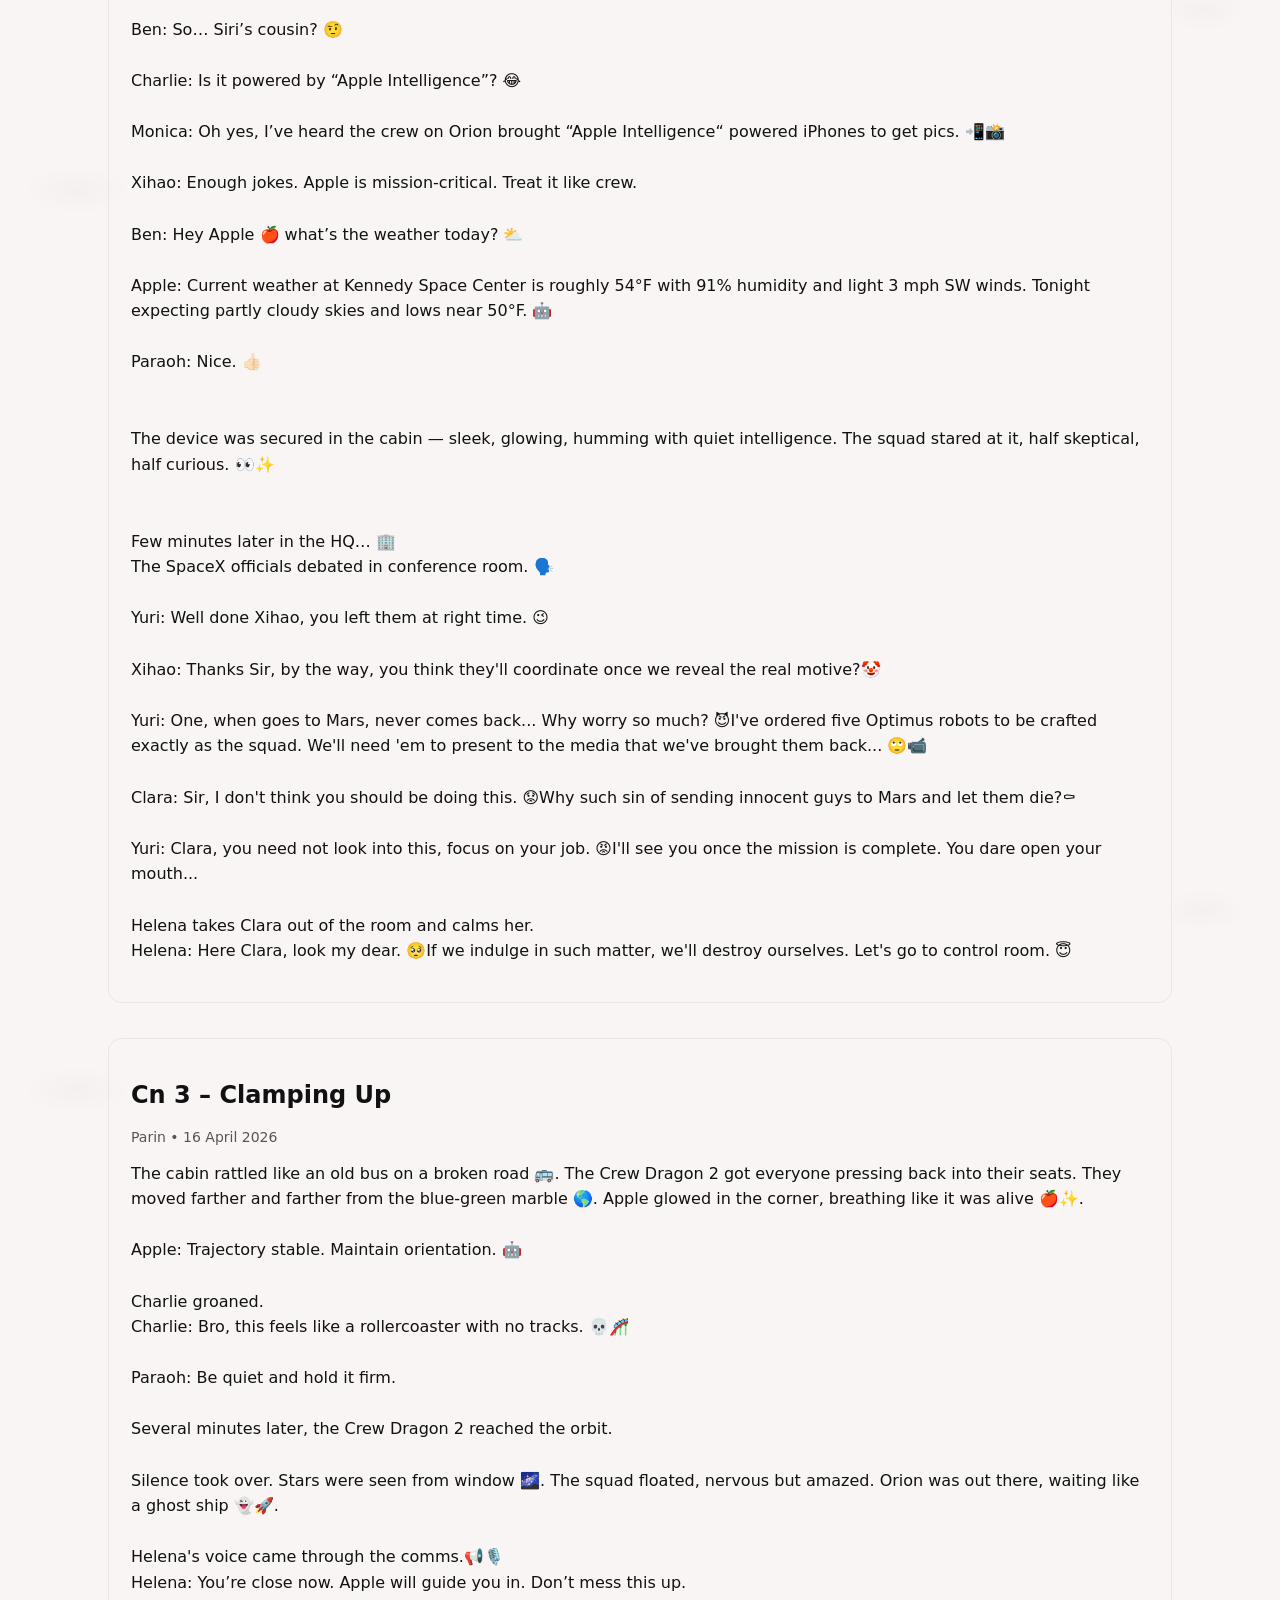
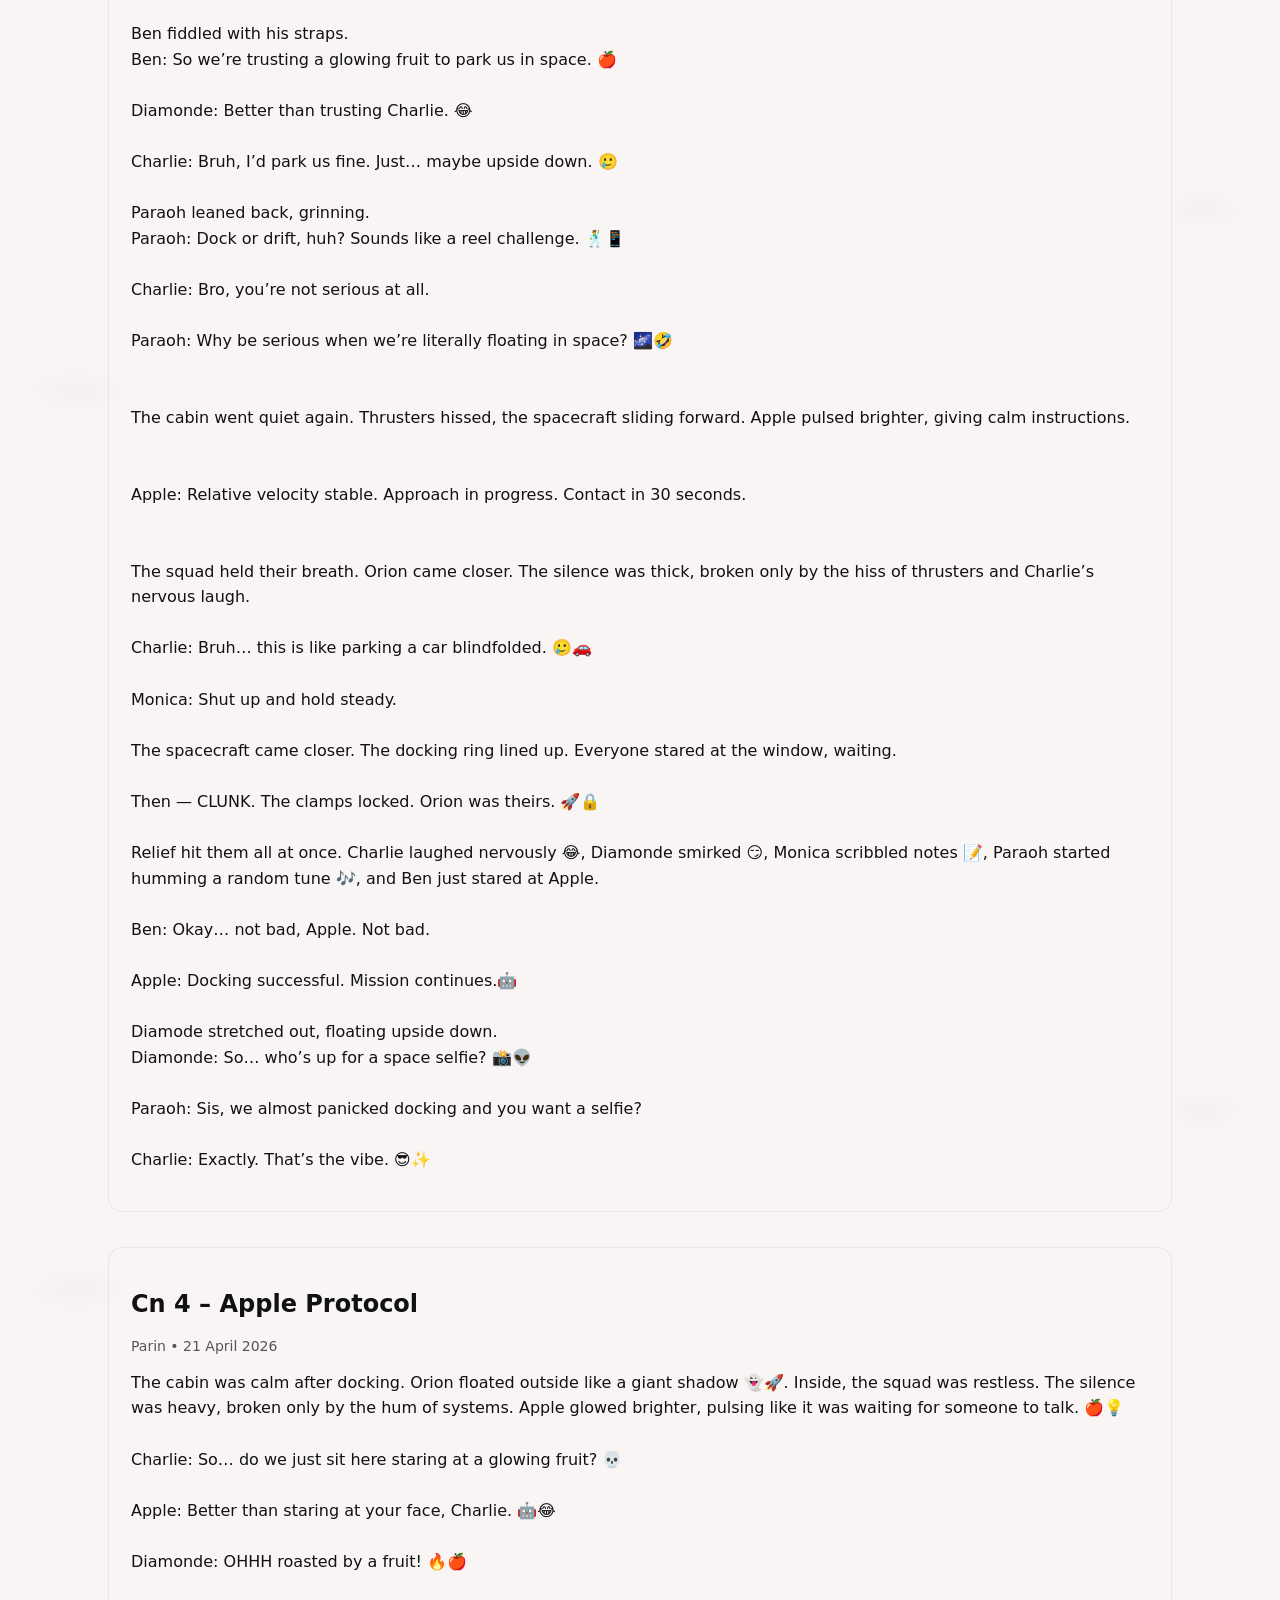
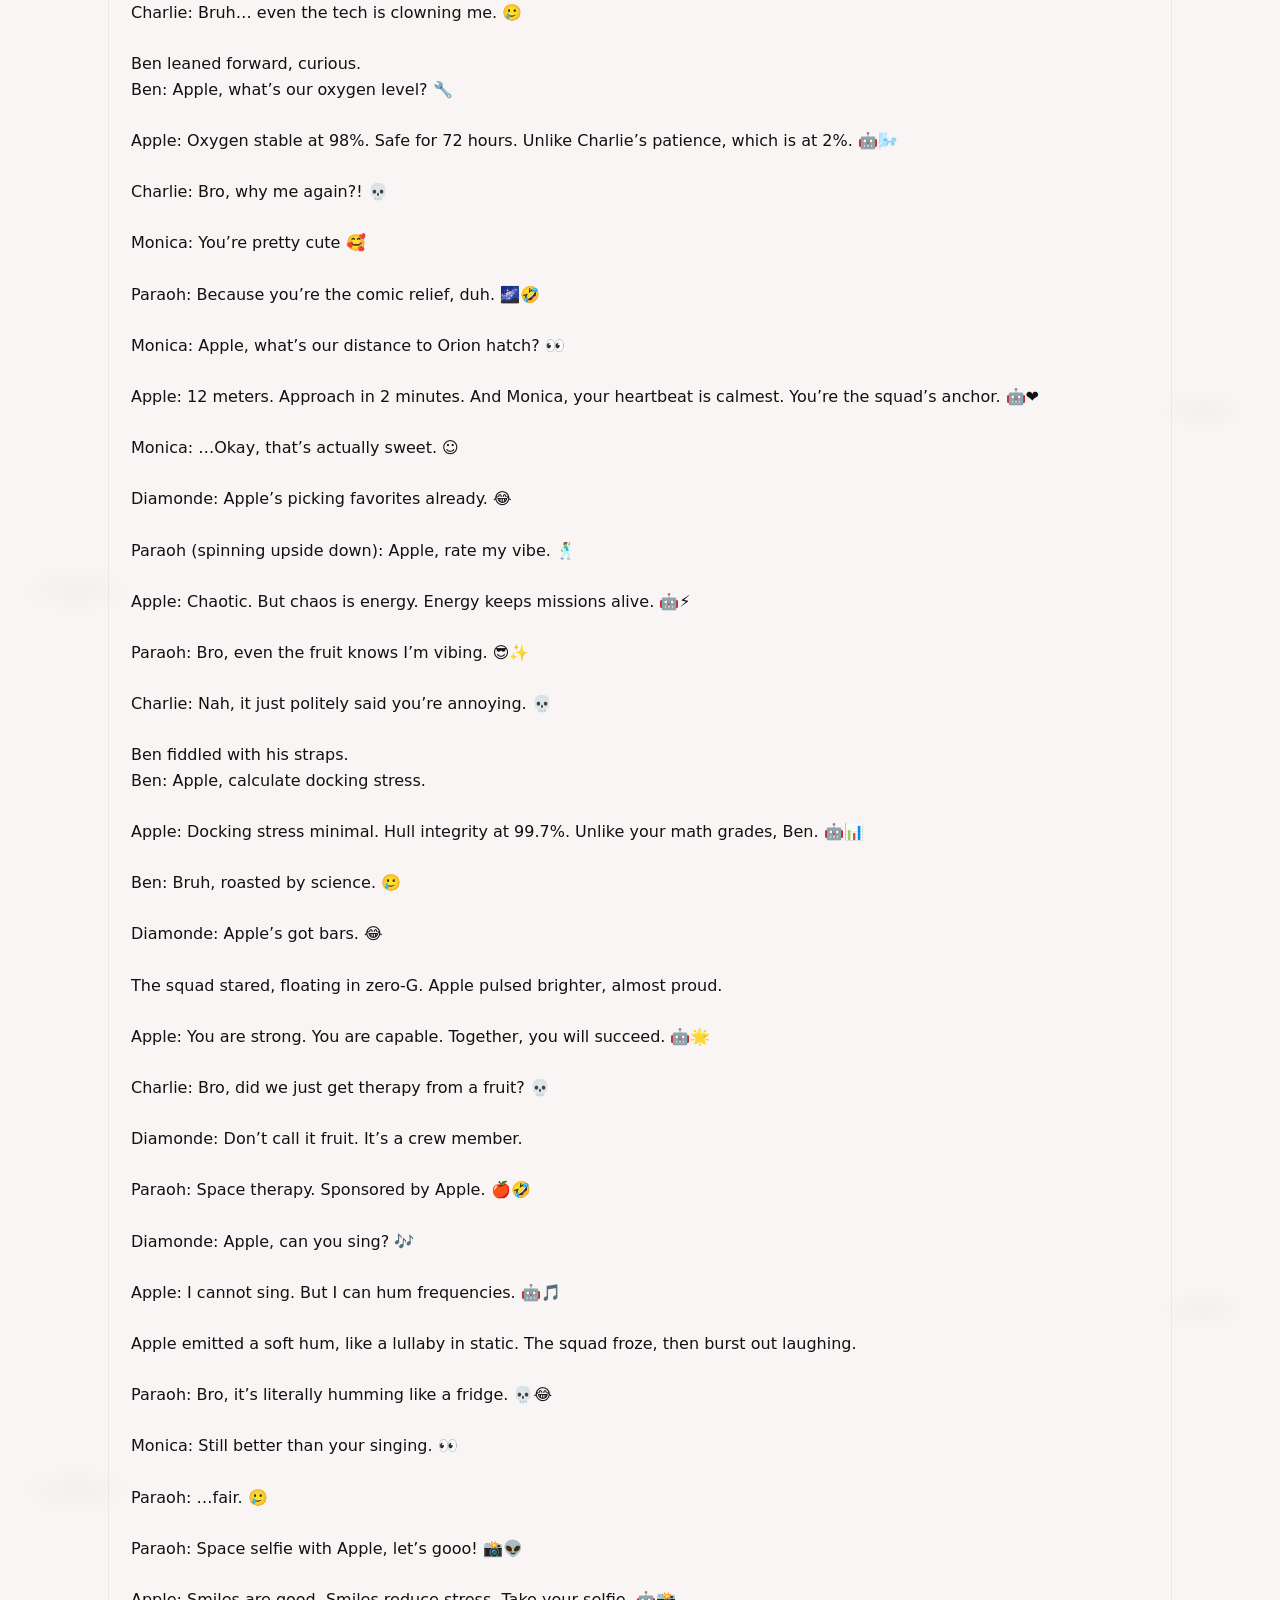
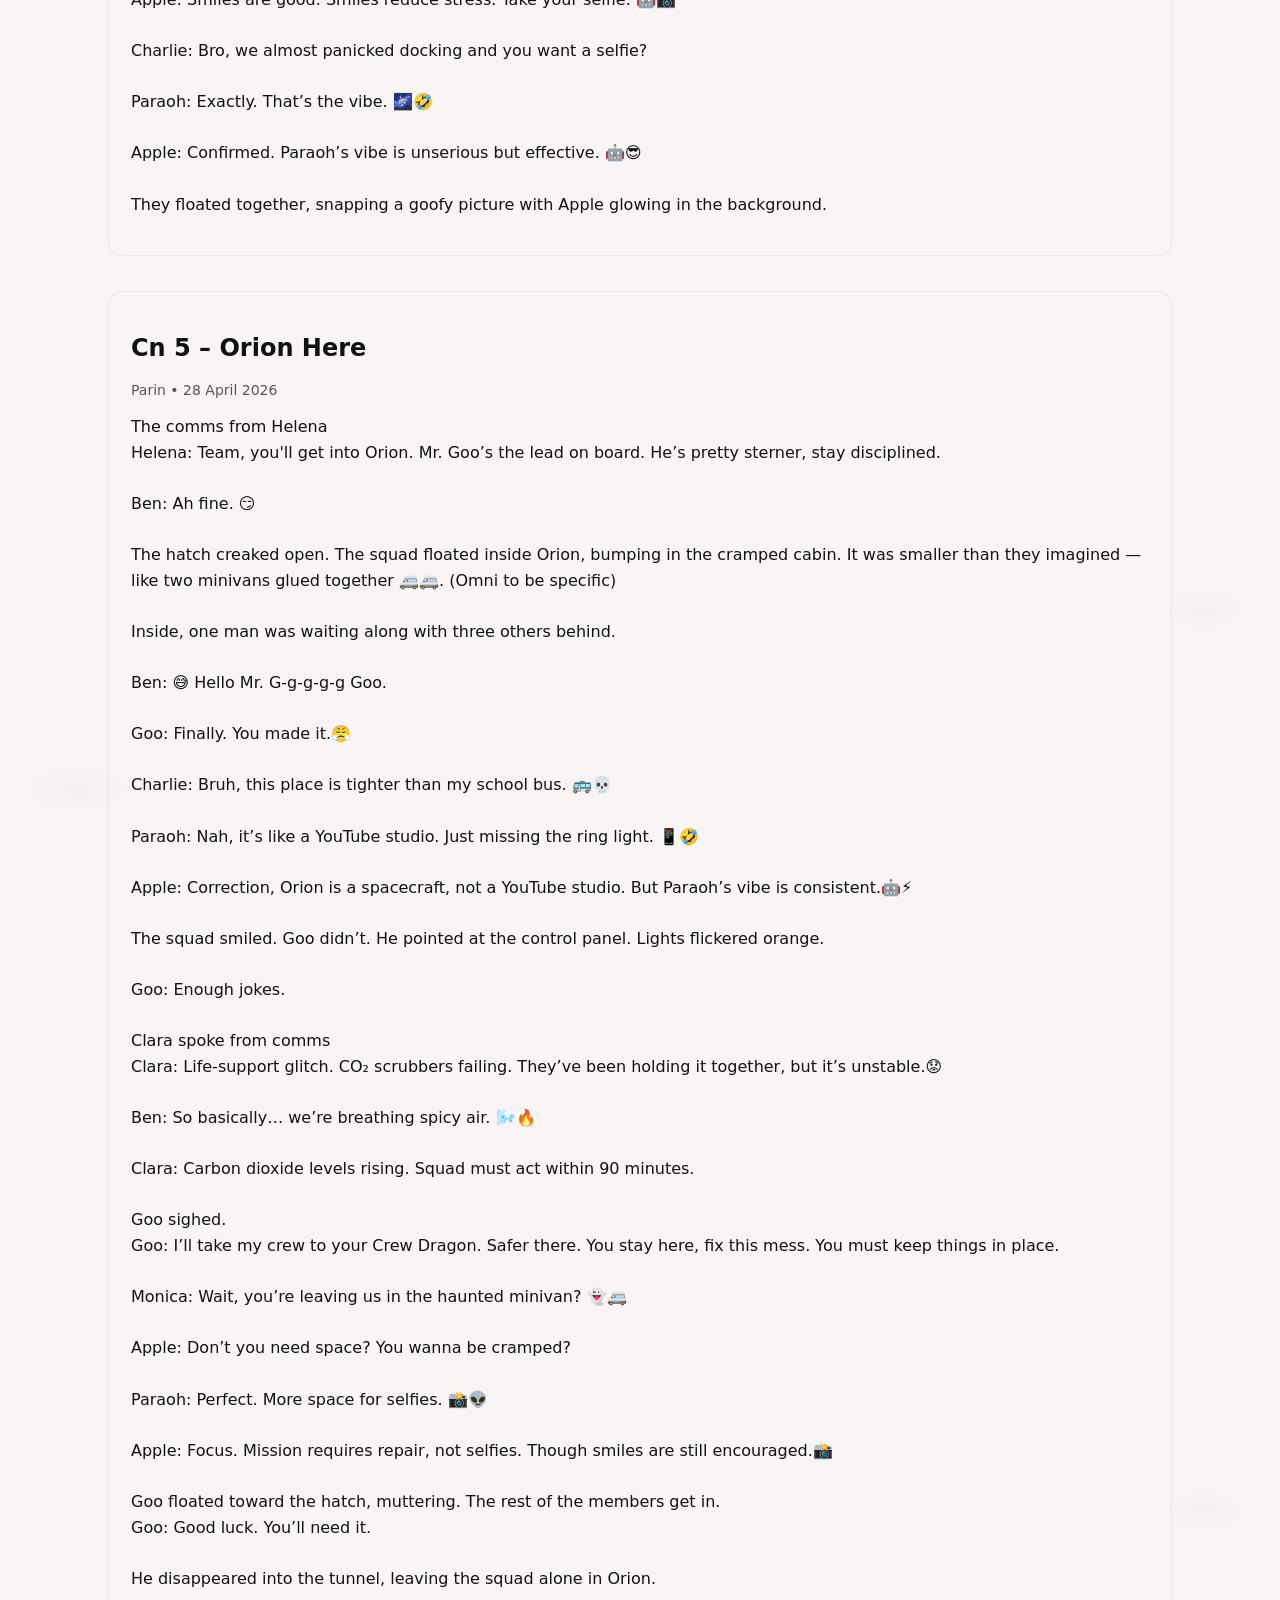
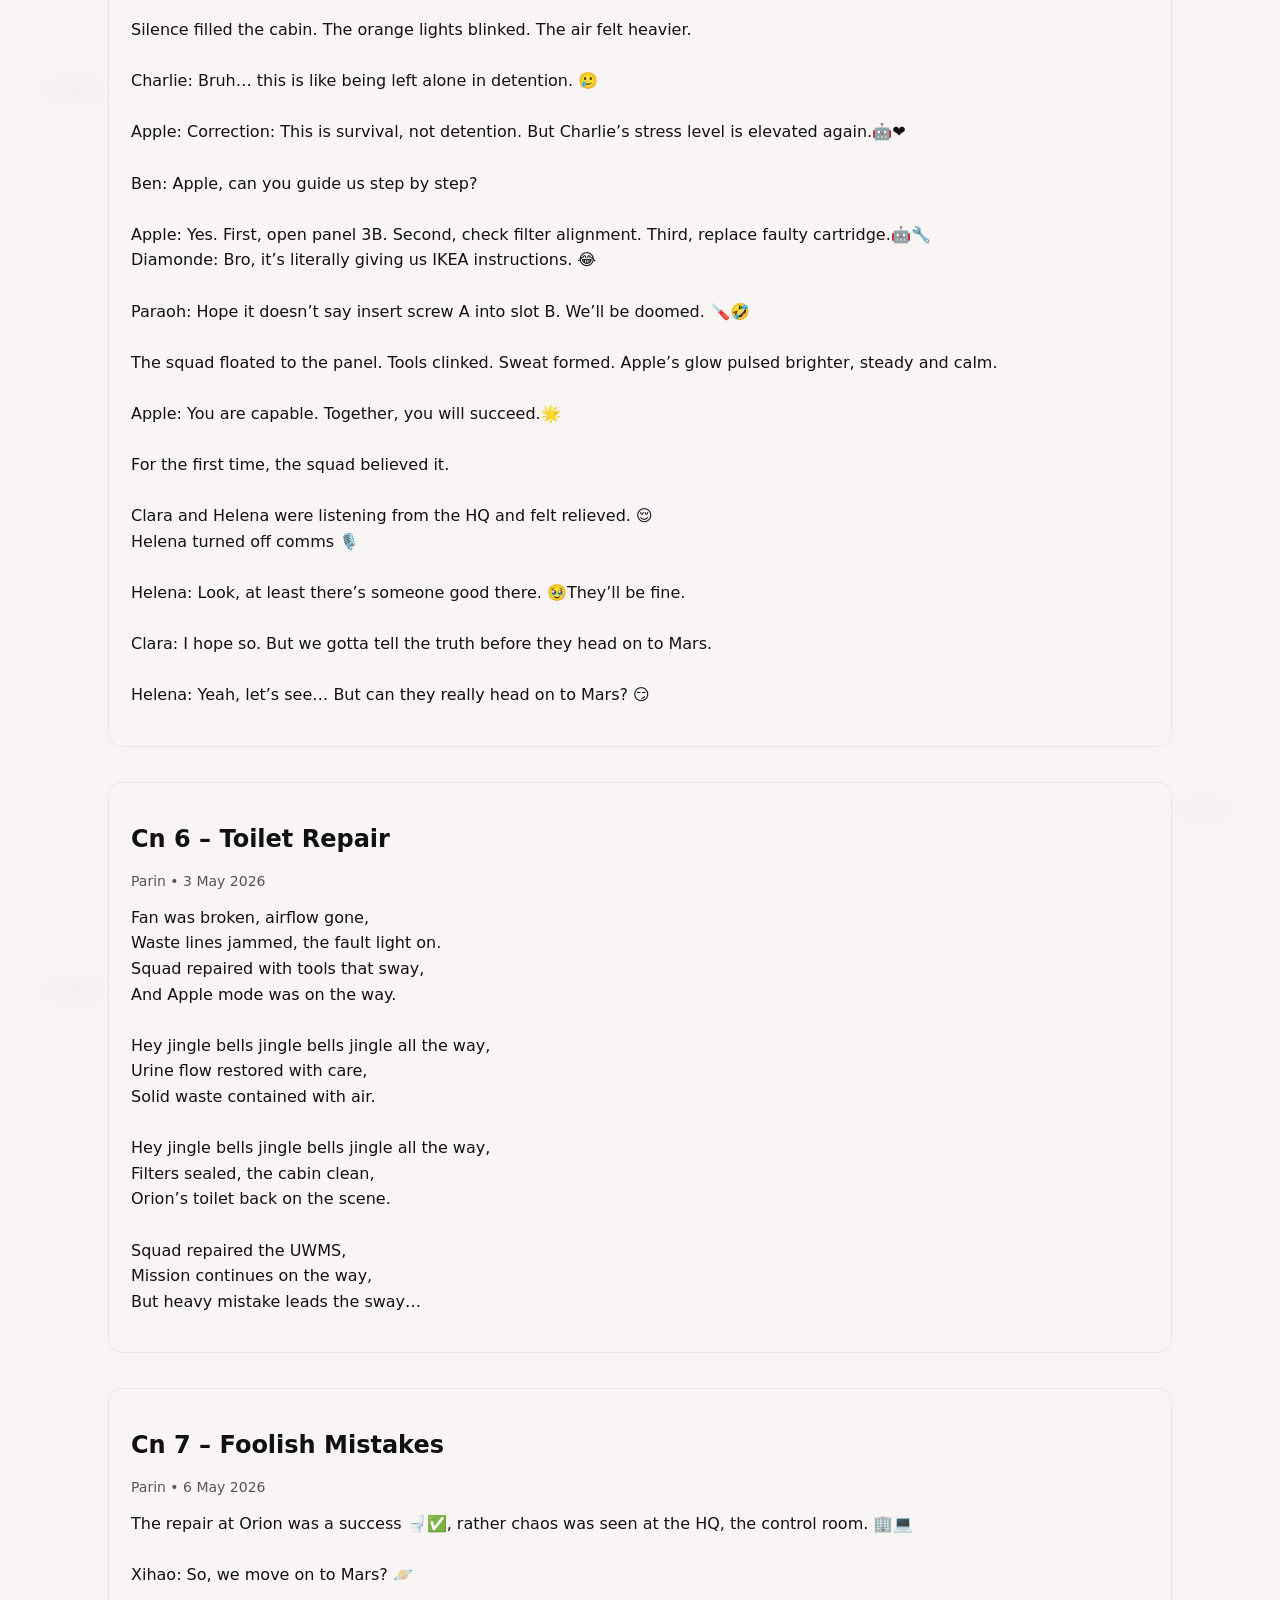
<file: series/cieasmonoght.html>
<!doctype html>
<html lang="en">
<head>
<meta charset="utf-8">
<meta name="viewport" content="width=device-width,initial-scale=1">

<title>JBKF – Cieasmo Noght</title>

<link rel="stylesheet" href="../styles.css">

<style>

.page-title{
margin-bottom:10px;
}

.series-intro{
opacity:.8;
margin-bottom:30px;
}

.chapter-list {
display:flex;
flex-direction:column;
gap:12px;
margin-bottom:40px;
}

.chapter-list a{
display:block;
padding:10px;
background:rgba(255,255,255,0.06);
border-radius:10px;
text-align:center;
text-decoration:none;
color:black;
transition:.2s;
}

.chapter-list a:hover{
background:rgba(255,255,255,0.14);
}

.chapter-box{
background:rgba(255,255,255,0.06);
padding:22px;
border-radius:14px;
margin-bottom:35px;
}

.chapter-meta{
font-size:14px;
opacity:.7;
margin-bottom:15px;
}

pre{
white-space:pre-wrap;
line-height:1.6;
font-family:inherit;
}

audio{
margin-top:15px;
}

.chapter-list a {
  display: block;
  padding: 12px;
  background: rgba(255,255,255,0.06);
  border: 2px solid rgba(0,0,0,0.2); /* adds visible boundary */
  border-radius: 10px;
  text-align: center;
  text-decoration: none;
  color: black;
  font-weight: 600;
  transition: 0.25s ease;
}

.chapter-list a:hover {
  background: rgba(255,255,255,0.14);
  border-color: rgba(0,0,0,0.4); /* darker border on hover */
  transform: scale(1.03); /* subtle zoom effect */
}


</style>
</head>

<body>

<header class="site-header">
<div class="brand">JBKF</div>
<button id="menuBtn" class="menu-btn">☰</button>
</header>

<aside id="sideMenu" class="side-menu" aria-hidden="true">
<button id="menuCloseTop" class="menu-close-top">✕</button>

<ul class="menu-list">
<li><a href="../index.html">Home</a></li>
<li><a href="../archive.html">Archive</a></li>
</ul>
</aside>


<main class="container">

<h1 class="page-title">Cieasmo Noght</h1>

<p class="series-intro">
Appointed by SpaceX, the squad’s mission into astrodynamics spirals into absurdity when Santa appears aboard the ISS. The mission to clear clogged toilet in Orion and continue towards Mars fails terribly when Santa comes up with his "brilliant poetry" to be forcefully broadcasted through satellites. Disruption of satellites, orbital battles to a crash back on Earth, the pandemonium spreads to the next part of Cieasmo. …
</p>

<section class="section">

<h2>Characters in the series:</h2>

<div class="characters-grid">

<div class="char-card">
<div class="char-name">Yuri</div>
<img class="char-img" src="../images/Yuri.png">
<div class="char-desc">Mission Director</div>
</div>

<div class="char-card">
<div class="char-name">Helena</div>
<img class="char-img" src="../images/Helena.png">
<div class="char-desc">Trajectory and Propulsion Engineer</div>
</div>

<div class="char-card">
<div class="char-name">Clara</div>
<img class="char-img" src="../images/Clara.png">
<div class="char-desc">Life support specialist</div>
</div>

<div class="char-card">
<div class="char-name">Xihao</div>
<img class="char-img" src="../images/Xihao.png">
<div class="char-desc">Mission Integration Lead</div>
</div>


<div class="char-card">
<div class="char-name">Apple</div>
<img class="char-img" src="../images/Apple.png">
<div class="char-desc">AI-Based smart speaker</div>
</div>
</div>

</section>

<section class="section">


<h2>Chapters</h2>

<div class="chapter-list">

<a href="#cn0">Introducing</a>
<a href="#cn1">Mission Possible</a>
<a href="#cn2">Hidden Betrayal</a>
<a href="#cn3">Clamping Up</a>
<a href="#cn4">Apple Protocol</a>
<a href="#cn5">Orion Here</a>
<a href="#cn6">Toilet Repair</a>
<a href="#cn7">Foolish Mistake</a>
<a href="#cn8">ISS Rendezvous</a>
<a href="#cn9">Unsteady Talks</a>
<a href="#cn10">Poetry Brilliance I</a>
<a href="#cn10.5">The Unpoetry</a>
<a href="#cn11">Poetry Brilliance II</a>
<a href="#cn11.5">Sense Derivation</a>
<a href="#cn12">Poetry Brilliance III</a>
<a href="#cn13">Eject Out</a>
<a href="#cn14">Satellite Battle</a>
<a href="#cn15">Face Explosion</a>

</div>


<section id="cn0" class="chapter-box">

<h2>Cn 0 – Introducing</h2>

<div class="chapter-meta">
Parin • 1 April 2026
</div>

<pre>
Hey jingle bells jingle bells jingle all the way,
Santa has appeared in,
The ISS. 

Hey jingle bells jingle bells jingle all the way,
The mission has occurred
To kick fly to space!

Going through the satellites,
With the SpaceX,
Search the target,
And the big clashes. 

Hey jingle bells jingle bells jingle all the way,
Here the series comes, 
To kick, clash, fight, crash the face. 
Also go there to here 
Crash on earth!
</pre>

</section>



<section id="cn1" class="chapter-box">

<h2>Cn 1 – Mission Possible</h2>

<div class="chapter-meta">
Parin • 8 April 2026
</div>

<pre>
The CERN crash had left scars deeper than the shattered lab walls. Physics still circles around the squad’s names. 

They found themselves in a sleek SpaceX conference room. Screens glowed with telemetry shared by NASA from Orion, the Artemis II spacecraft looping Earth on its free‑return trajectory 🌍🚀. The vibe was tense, four officials stood ready: Helena, Yuri, Clara, Xihao.


Yuri: Your squad was noticed after CERN. You’ve got some exposure. Artemis II has reported a malfunction in Orion’s waste system. Hygiene and health are at risk. You will rendezvous in Earth orbit and stabilize the system. 

Charlie: Bruh… we’re fixing toilets now? 🚽💀

Clara: In microgravity, fluids don’t fall. Waste systems rely on suction pumps and airflow. Orion’s urine processor is clogging — similar failures have happened on the ISS. If contamination spreads, crew health collapses fast.

Ben: So basically… we’re space plumbers. 🔧✨

Diamonde: Better than being crash‑test dummies, ngl. 🤷

Helena: Orion is on a free‑return path — Earth orbit, lunar flyby, then back. We’ll align you to intercept before it leaves Earth’s sphere. Precision is everything. Miss the window, and you drift. 🥲

Monica: Okay but like… if we pull this off, what’s next? 👀

Yuri: Up next you’ll head on to Mars. 

Ben: And that is for…? 🤨

Xihao: We’ll let you know that later once phase 1 is complete. ✌🏻

Yuri: NASA goes Moon. SpaceX goes Mars. Once you stabilize Orion, you’ll continue onward. This mission is demonstration — proof that SpaceX can reach further. 😏

Monica: Why just us? Why such secrecy? Where’s the whole SpaceX team?

Yuri: Shhh… 🤫 NASA had requested to offer some help, also ordered to strictly not inform anyone regarding the tie. 

Xihao: You’re lucky Mr. Yuri found you as the most reliable specimen to continue to Mars…

Monica: Did you say specimen? 🤨

Yuri: No my dear, he said space men. 😢

Monica: I’m a woman btw. 

Diamonde: Yeah…. 

The squad exchanged glances 👀. Monica scribbled notes like she was prepping for finals 📚, Ben muttered about tools🔧, Charlie studied the orbital paths with sweaty focus 😤, Paraoh stayed still like a statue 🗿, and Diamonde smirked at the absurdity of space plumbers.


Yuri: Worry not… Xihao will be coming with you on the lead. In case of any doubts, do ask him. 

Xihao: Yeah, I’m always there. All the best guys. 😁

Helena: I’ve meticulously designed your trajectory towards Orion, so no worries. 

Ben: But hey, you think we’ll reach there within the limit? 🤨

Xihao: Why not guys, when engineer like Ms. Helena we have… 🙂‍↕️


Gear checks followed. Suits were laid out, instructions repeated. The officials stayed on Earth — mission control vibes, watching from HQ 🖥️. Monica, Ben, Charlie, Diamonde, Paraoh, Xihao walk to the spacecraft, engines humming…🔥
</pre>

</section>

<section id="cn2" class="chapter-box">

<h2>Cn 2 – Hidden Betrayal</h2>

<div class="chapter-meta">
Parin • 11 April 2026
</div>

<pre>
The countdown had begun ⏳. The squad sat strapped in, helmets sealed, hearts racing. 🚀💫

But then, a sudden shift. Xihao’s comm crackled.


Xihao: Squad, change of plan. I won’t be joining you onboard. I’ll stay in HQ to guide you directly. Sorry. 😢 

Monica: Bro, you’re ditching us at T minus 10? 💀

Xihao: Not ditching. There’s a genuine problem. 

Paraoh: What kinda problem’s making you ghost us? 

Xihao: I’d rather not say. 😠

Yuri: Oh Xihao, please get off the spacecraft. Anyways, give them the device. 

Xihao: Sure. Btw, I’ll stay at the HQ, available for your support. Just connect to me anytime. 😁

Monica: Okay?

Xihao hands over an apple 🍎 to Ben. 

Ben: Um. 😐 

Diamonde: Show me. Awww. ☺️ so nice, we were hungry. 

Diamonde tries to eat the apple. 😋

Apple: Aaah! Please stop! 🛑 

Xihao exclaims and stops Diamonde from biting Apple. 

Xihao: No no no! Stop my dear. It’s not supposed to be eaten… 😮‍💨

Paraoh: Woah, it talks…

Xihao: listen, that is an AI powered device which will help you through your mission. It’s developed by SpaceX in secrecy and shouldn’t be disclosed. 

Charlie: Okay… how do we even use it? 🔎

Xihao: The name is “Apple”. Just call it and it’ll respond. 🍎

Ben: So… Siri’s cousin? 🤨

Charlie: Is it powered by “Apple Intelligence”? 😂

Monica: Oh yes, I’ve heard the crew on Orion brought “Apple Intelligence“ powered iPhones to get pics. 📲📸

Xihao: Enough jokes. Apple is mission‑critical. Treat it like crew.

Ben: Hey Apple 🍎 what’s the weather today? ⛅️

Apple: Current weather at Kennedy Space Center is roughly 54°F with 91% humidity and light 3 mph SW winds. Tonight expecting partly cloudy skies and lows near 50°F. 🤖

Paraoh: Nice. 👍🏻


The device was secured in the cabin — sleek, glowing, humming with quiet intelligence. The squad stared at it, half skeptical, half curious. 👀✨


Few minutes later in the HQ… 🏢
The SpaceX officials debated in conference room. 🗣️

Yuri: Well done Xihao, you left them at right time. 😉

Xihao: Thanks Sir, by the way, you think they'll coordinate once we reveal the real motive?🤡

Yuri: One, when goes to Mars, never comes back... Why worry so much? 😈I've ordered five Optimus robots to be crafted exactly as the squad. We'll need 'em to present to the media that we've brought them back... 🙄📹

Clara: Sir, I don't think you should be doing this. 😟Why such sin of sending innocent guys to Mars and let them die?⚰️

Yuri: Clara, you need not look into this, focus on your job. 😡I'll see you once the mission is complete. You dare open your mouth...

Helena takes Clara out of the room and calms her.
Helena: Here Clara, look my dear. 🥺If we indulge in such matter, we'll destroy ourselves. Let's go to control room. 😇
</pre>

</section>


<section id="cn3" class="chapter-box">

<h2>Cn 3 – Clamping Up</h2>

<div class="chapter-meta">
Parin • 16 April 2026
</div>

<pre>
The cabin rattled like an old bus on a broken road 🚌. The Crew Dragon 2 got everyone pressing back into their seats. They moved farther and farther from the blue-green marble 🌎. Apple glowed in the corner, breathing like it was alive 🍎✨.

Apple: Trajectory stable. Maintain orientation. 🤖

Charlie groaned.
Charlie: Bro, this feels like a rollercoaster with no tracks. 💀🎢

Paraoh: Be quiet and hold it firm. 

Several minutes later, the Crew Dragon 2 reached the orbit.

Silence took over. Stars were seen from window 🌌. The squad floated, nervous but amazed. Orion was out there, waiting like a ghost ship 👻🚀.

Helena's voice came through the comms.📢🎙️
Helena: You’re close now. Apple will guide you in. Don’t mess this up.

Ben fiddled with his straps.
Ben: So we’re trusting a glowing fruit to park us in space. 🍎

Diamonde: Better than trusting Charlie. 😂

Charlie: Bruh, I’d park us fine. Just… maybe upside down. 🥲

Paraoh leaned back, grinning.
Paraoh: Dock or drift, huh? Sounds like a reel challenge. 🕺📱

Charlie: Bro, you’re not serious at all.

Paraoh: Why be serious when we’re literally floating in space? 🌌🤣


The cabin went quiet again. Thrusters hissed, the spacecraft sliding forward. Apple pulsed brighter, giving calm instructions.


Apple: Relative velocity stable. Approach in progress. Contact in 30 seconds.


The squad held their breath. Orion came closer. The silence was thick, broken only by the hiss of thrusters and Charlie’s nervous laugh.

Charlie: Bruh… this is like parking a car blindfolded. 🥲🚗

Monica: Shut up and hold steady.

The spacecraft came closer. The docking ring lined up. Everyone stared at the window, waiting.

Then — CLUNK. The clamps locked. Orion was theirs. 🚀🔒

Relief hit them all at once. Charlie laughed nervously 😂, Diamonde smirked 😏, Monica scribbled notes 📝, Paraoh started humming a random tune 🎶, and Ben just stared at Apple.

Ben: Okay… not bad, Apple. Not bad.

Apple: Docking successful. Mission continues.🤖

Diamode stretched out, floating upside down.
Diamonde: So… who’s up for a space selfie? 📸👽

Paraoh: Sis, we almost panicked docking and you want a selfie?

Charlie: Exactly. That’s the vibe. 😎✨
</pre>

</section>


<section id="cn4" class="chapter-box">

<h2>Cn 4 – Apple Protocol</h2>

<div class="chapter-meta">
Parin • 21 April 2026
</div>

<pre>
The cabin was calm after docking. Orion floated outside like a giant shadow 👻🚀. Inside, the squad was restless. The silence was heavy, broken only by the hum of systems. Apple glowed brighter, pulsing like it was waiting for someone to talk. 🍎💡

Charlie: So… do we just sit here staring at a glowing fruit? 💀

Apple: Better than staring at your face, Charlie. 🤖😂

Diamonde: OHHH roasted by a fruit! 🔥🍎

Charlie: Bruh… even the tech is clowning me. 🥲

Ben leaned forward, curious.
Ben: Apple, what’s our oxygen level? 🔧

Apple: Oxygen stable at 98%. Safe for 72 hours. Unlike Charlie’s patience, which is at 2%. 🤖🌬️

Charlie: Bro, why me again?! 💀

Monica: You’re pretty cute 🥰 

Paraoh: Because you’re the comic relief, duh. 🌌🤣

Monica: Apple, what’s our distance to Orion hatch? 👀

Apple: 12 meters. Approach in 2 minutes. And Monica, your heartbeat is calmest. You’re the squad’s anchor. 🤖❤️

Monica: …Okay, that’s actually sweet. ☺️

Diamonde: Apple’s picking favorites already. 😂

Paraoh (spinning upside down): Apple, rate my vibe. 🕺

Apple: Chaotic. But chaos is energy. Energy keeps missions alive. 🤖⚡

Paraoh: Bro, even the fruit knows I’m vibing. 😎✨

Charlie: Nah, it just politely said you’re annoying. 💀

Ben fiddled with his straps.
Ben: Apple, calculate docking stress.

Apple: Docking stress minimal. Hull integrity at 99.7%. Unlike your math grades, Ben. 🤖📊

Ben: Bruh, roasted by science. 🥲

Diamonde: Apple’s got bars. 😂

The squad stared, floating in zero‑G. Apple pulsed brighter, almost proud.

Apple: You are strong. You are capable. Together, you will succeed. 🤖🌟

Charlie: Bro, did we just get therapy from a fruit? 💀

Diamonde: Don’t call it fruit. It’s a crew member. 

Paraoh: Space therapy. Sponsored by Apple. 🍎🤣

Diamonde: Apple, can you sing? 🎶

Apple: I cannot sing. But I can hum frequencies. 🤖🎵

Apple emitted a soft hum, like a lullaby in static. The squad froze, then burst out laughing.

Paraoh: Bro, it’s literally humming like a fridge. 💀😂

Monica: Still better than your singing. 👀

Paraoh: …fair. 🥲

Paraoh: Space selfie with Apple, let’s gooo! 📸👽

Apple: Smiles are good. Smiles reduce stress. Take your selfie. 🤖📸

Charlie: Bro, we almost panicked docking and you want a selfie?

Paraoh: Exactly. That’s the vibe. 🌌🤣

Apple: Confirmed. Paraoh’s vibe is unserious but effective. 🤖😎

They floated together, snapping a goofy picture with Apple glowing in the background.
</pre>

</section>


<section id="cn5" class="chapter-box">

<h2>Cn 5 – Orion Here</h2>

<div class="chapter-meta">
Parin • 28 April 2026
</div>

<pre>
The comms from Helena
Helena: Team, you'll get into Orion. Mr. Goo’s the lead on board. He’s pretty sterner, stay disciplined. 

Ben: Ah fine. 😏

The hatch creaked open. The squad floated inside Orion, bumping in the cramped cabin. It was smaller than they imagined — like two minivans glued together 🚐🚐. (Omni to be specific)

Inside, one man was waiting along with three others behind. 

Ben: 😅 Hello Mr. G-g-g-g-g Goo.

Goo: Finally. You made it.😤

Charlie: Bruh, this place is tighter than my school bus. 🚌💀

Paraoh: Nah, it’s like a YouTube studio. Just missing the ring light. 📱🤣

Apple: Correction, Orion is a spacecraft, not a YouTube studio. But Paraoh’s vibe is consistent.🤖⚡

The squad smiled. Goo didn’t. He pointed at the control panel. Lights flickered orange. 

Goo: Enough jokes. 

Clara spoke from comms
Clara: Life‑support glitch. CO₂ scrubbers failing. They’ve been holding it together, but it’s unstable.😟

Ben: So basically… we’re breathing spicy air. 🌬️🔥

Clara: Carbon dioxide levels rising. Squad must act within 90 minutes. 

Goo sighed.
Goo: I’ll take my crew to your Crew Dragon. Safer there. You stay here, fix this mess. You must keep things in place. 

Monica: Wait, you’re leaving us in the haunted minivan? 👻🚐

Apple: Don’t you need space? You wanna be cramped? 

Paraoh: Perfect. More space for selfies. 📸👽

Apple: Focus. Mission requires repair, not selfies. Though smiles are still encouraged.📸

Goo floated toward the hatch, muttering. The rest of the members get in. 
Goo: Good luck. You’ll need it.

He disappeared into the tunnel, leaving the squad alone in Orion.

Silence filled the cabin. The orange lights blinked. The air felt heavier.

Charlie: Bruh… this is like being left alone in detention. 🥲

Apple: Correction: This is survival, not detention. But Charlie’s stress level is elevated again.🤖❤️

Ben: Apple, can you guide us step by step?

Apple: Yes. First, open panel 3B. Second, check filter alignment. Third, replace faulty cartridge.🤖🔧
Diamonde: Bro, it’s literally giving us IKEA instructions. 😂

Paraoh: Hope it doesn’t say insert screw A into slot B. We’ll be doomed. 🪛🤣

The squad floated to the panel. Tools clinked. Sweat formed. Apple’s glow pulsed brighter, steady and calm.

Apple: You are capable. Together, you will succeed.🌟

For the first time, the squad believed it.

Clara and Helena were listening from the HQ and felt relieved. 😌 
Helena turned off comms 🎙️

Helena: Look, at least there’s someone good there. 🥹They’ll be fine. 

Clara: I hope so. But we gotta tell the truth before they head on to Mars. 

Helena: Yeah, let’s see… But can they really head on to Mars? 😏
</pre>

</section>


<section id="cn6" class="chapter-box">

<h2>Cn 6 – Toilet Repair</h2>

<div class="chapter-meta">
Parin • 3 May 2026
</div>

<pre>
Fan was broken, airflow gone,
Waste lines jammed, the fault light on.
Squad repaired with tools that sway,
And Apple mode was on the way. 

Hey jingle bells jingle bells jingle all the way,
Urine flow restored with care,
Solid waste contained with air.

Hey jingle bells jingle bells jingle all the way,
Filters sealed, the cabin clean,
Orion’s toilet back on the scene. 

Squad repaired the UWMS,
Mission continues on the way,
But heavy mistake leads the sway…
</pre>

</section>


<section id="cn7" class="chapter-box">

<h2>Cn 7 – Foolish Mistakes</h2>

<div class="chapter-meta">
Parin • 6 May 2026
</div>

<pre>
The repair at Orion was a success 🚽✅, rather chaos was seen at the HQ, the control room. 🏢💻

Xihao: So, we move on to Mars? 🪐

Yuri: Yeah sure… Amazing, now that phase one is complete. 😏🚀

Helena walks in the room 🚶‍♀️
Helena: But can they? 🤔

Yuri: WDYM? 😳

Helena: Xihao, can they? Did we send maybe, wrong spacecraft? 🛑🚀

Yuri: Oh dear! Aaaaaaaaahhh! What have we done?! 😱💥

Yuri throws a glass at Xihao’s face. 🥂💢
Yuri: Who stupidly sent the Crew Dragon 2 for a Mars mission?! 🛰️➡️🪐

Xihao: Sir, I’m extremely sorry I couldn’t appoint any Starship…. 🙇‍♂️

Yuri interrupts
Yuri: Shut up! 😡 (Looks at Helena) Helena, even you? You…

Helena interrupts
Helena: Sir, before blaming on anyone, firstly you should be aware that Starship is still experimental 🧪🚀. Secondly, since you’re the director you should know which spacecraft’s appropriate. 📝

Clara: Valid point. 👍

Xihao: Yes? Sir? 😰

Helena: Sir? 😟

Clara: Sir? 😐

Xihao: Sir? 😨

Helena: Yes speak sir? 😬

Yuri pulls out a revolver pistol 🔫 and points at the staff. 😳
Helena, Clara, Xihao stiffen, anxious. 😨😰😱
Yuri shoots a bullet at Xihao 💥 and he shatters into pieces immediately. 💀🤖
Clara and Helena stare stunned 😧😲

Yuri: Mr. Elon handed over 2.3 million dollars 💵 in advance for completing the mission. And demanded 9.8 million dollars for failure. All because of you! I’m in debt! 📉💸

Helena: Soooo sweet. (Sarcastically) 🙄🍬

Clara: So you were gonna eat that money alone? Wanna have diabetes? 🍭😂

Helena: Nope. He can’t eat that money. He already has diabetes. 

Yuri: Shut up! 😡 I must resign and run away. 🏃‍♂️💼 I’ll take revenge soon! 🔥

Yuri hastily takes his bag 🎒, takes out few papers 📄 and ignites them 🔥, scattering in all directions.

Yuri picks up his belongings 👜 and runs out the office. 🏃‍♂️💨

Helena: Great, what about you Xihao? 🤷‍♀️ ⚰️
</pre>

</section>


<section id="cn8" class="chapter-box">

<h2>Cn 8 – ISS Rendezvous</h2>

<div class="chapter-meta">
Parin • 11 May 2026
</div>

<pre>
Orion’s toilet fix was done, vibes restored. 🚽✅ Crew chilling, thanking the squad 🙏✨

Crew Dragon detaches — RCS thrusters puffing. 🚀💨

Charlie: Bruh, Dragon just ghosted Orion harder. 

Paraoh: Nah fam, it’s giving toxic X energy. Orion left on read.🥲

Diamonde: Bro, Dragon’s like ‘new phone, who dis?’😂

Monica: Focus. Thruster vectors aligned. Guidance sensors green. Don’t crash, fam.👀

Then Helena pops up on comms 🎙️
Helena: Squad, ISS anomaly detected. Unauthorized access logged. Y’all gotta check it out.

Ben: Huh, no Mars?

Charlie: Bruh, ISS got hacked like Fortnite lobby at 3 AM.🎮💀

Paraoh: Among Us vibes. Impostor inside Harmony module.🛰️🤣

Diamonde: Bet it’s some dude streaming Spotify to satellites.🎶

Apple:✨ Trajectory update locked. Target Node‑2 Harmony forward port. Docking via PMA‑2. Relative velocity 0.1 m/s.

Hours of orbital drift. 🌌
Squad vibing in zero‑G, ISS coming closer — solar arrays spread, radiators glowing.  🛰️

Paraoh: Space Tesla moment. Docking drip unlocked.⚡🤣

Soft‑capture complete. Latches engaged.
Hard‑dock secured. 🔒
The CBM hatch at Harmony module sealed tight.

Charlie: Bruh, we just plugged into the biggest USB port in orbit. 

Paraoh: ISS unlocked. Password: vibes123. 🔑

Diamonde: Bro, ISS Wi‑Fi better not lag. Imagine 2 kbps ping in space.📶😂

Apple: ✨Docking secure. Unauthorized access confirmed inside ISS. Squad must proceed with care. 

The ISS wasn’t just a space station — it was sus. 🚨🛰️
The squad proceeded inside and were extremely surprised to see the unexpected imposter. 
The Santa.
</pre>

</section>


<section id="cn9" class="chapter-box">

<h2>Cn 9 – Unsteady Talks</h2>

<div class="chapter-meta">
Parin • 16 May 2026
</div>

<pre>
The hatch opened. The squad floated into Node‑2 Harmony.
Screens flickered, comms uplinks buzzing. Unauthorized transmissions everywhere. ⚠️

And then they saw him.
Santa.

Santa spun around, shocked
Santa: You?! Here?! What are the odds?!😳

Monica: Of course it’s you. Every time, coincidence or not, it ends the same — kick face.👊🔥

Charlie: Bruh… ISS just turning into WWE zero‑G edition.💀

Ben: Our stalker. Welcome, may we know your side of fakes?

Santa: Wait wait wait. This is a sheer coincidence. I’m actually here to broadcast my poems. 

Diamonde: Bro, ISS ain’t your poetry slam stage.💀

Santa raised his hands defensively
Santa: Wait, wait! Why are you here? This is my broadcast. My poems — three brilliant works. Earth rejected me, publishers ignored me. Satellites will listen.📖📡

Monica: Why here? Why ISS? Why always me?👀

Santa: I didn’t plan this. Coincidence. Fate. Every time I rise, you appear.😤

Monica lunged forward, rage in her eyes.
Monica: You’re in your delulu wonderland. Coincidence or not, it ends the same.👊🔥

Monica slapped him across the cheek in zero‑G. 👋💥
Santa spun, shocked, then kicked back — his boot in Monica’s mouth👟💢

Charlie: Bruh, zero‑G WWE vibes! Stop guys!💀

Ben: Intervene!

Santa grabbed a laptop, slammed it on Monica’s face, pushing her far across the module. Then trying to force uplink.

Apple: Unauthorized transmission detected. Three poems queued. Squad must intervene.

Diamonde: Bro, risking orbital systems for rejected poems. Peak clownery.🤡 Stop now!

Santa: Enough! Let me do my work, you do yours. 😤

Monica rolled her eyes, spinning in zero‑G, then planted a kick straight to his face. 👊💥
Santa spun, colliding with the module wall, stunned. 

Santa: Stop now! 🛑 

Paraoh: Drop the poems then. Let’s hear the them. 

Diamonde: Yeah bro, spit one. If it’s trash, we’ll eject you out the airlock.

Santa’s face became red.
Santa: You mock me, but these poems are genius. I’ll force them into orbit. The world will hear me.

Ben: And this encounter, like all the others, would end with everyone beaten, but in zero‑G.

Santa: Poems coming!!!
</pre>

</section>


<section id="cn10" class="chapter-box">

<h2>Cn 10 – Poetry Brilliance I</h2>

<div class="chapter-meta">
Parin • 21 May 2026
</div>

<pre>
Rat cute milk cute, crazy manager creates mess without the uncommon sense, and laughs with empty stomach pain. His rat goes to drink milk but empty utensils come running to the car. Milk is gone but donkey drinks steel. The bus crashes into basement striking broken broom to fly below the water with economics. Go go steal the cat's happiness and do theft. Rat goes flying to the doctor and arrests the police.
</pre>

</section>


<section id="cn10.5" class="chapter-box">

<h2>Cn 10.5 – The Unpoetry</h2>

<div class="chapter-meta">
Parin • 26 May 2026
</div>

<pre>
Ben: Bruh… what even is this? ‘Rat cute milk cute’? That’s not grammar, that’s baby talk.💀

Charlie: Yeah fam, it’s like he smashed random nouns together. No verbs, no flow.  🤦‍♂️

Diamonde: And what’s with ‘donkey drinks steel’? Straight nonsense. Steel ain’t a beverage...😂

Monica: This isn’t poetry. It’s unpoetry. No rhythm, no structure, no sense. Just chaos.👀🔥

Santa: You mock me, but this is art. My genius rejected by Earth, now broadcast to space.😡

Paraoh: Nah, listen… Even the grammar’s cooked. Half the lines don’t connect. ‘Bus crashes into basement striking broken broom to fly below the water with economics’? Bro, what a glitch.💀

Santa: Uh um. That’s my stylish look to the poem. 

Diamonde: Stylistically… Zero imagery. No metaphor. Just confusion. Rat goes to doctor and arrests police? I’ve no further words for that except, that’s dumb.😂

Ben: Bruh, man’s poem just went trash.💀

Apple: Squad review complete. Poem classified as Unpoetry. Transmission blocked. 🚫

Paraoh: Sorry dude. 🥲

Monica: Six-seven 🤪

Santa: Shut up!
</pre>

</section>


<section id="cn11" class="chapter-box">

<h2>Cn 11 – Poetry Brilliance II</h2>

<div class="chapter-meta">
Parin • 1 June 2026
</div>

<pre>
but drone birds laughing loom
flying over a bird to fall from
the house and window you;
In the humble mess crew.
From the big fast pan;
Comes the walking rusty man.
Go go the sleeping sheep;
Traffic is the messy beep.
Roll tall mat dusty rain bat 
common sense of the script from tomorrow;
With the cat and row and row.
Small smile;
But big fragile,
You fall it the door;
Slapping face on floor.
Ruin the party comes the light;
Spinning fast to take some right,
Goes down the messy window;
Roped out to carving meadow.
You go and sleep yes nice;
Bites you mouse and very hot ice.
</pre>

</section>


<section id="cn11.5" class="chapter-box">

<h2>Cn 11.5 – Sense Derivation</h2>

<div class="chapter-meta">
Parin • 9 June 2026
</div>

<pre>
Ben: Ugh… grammar- hardly exists. Rhyme scheme- none. Imagery- terrible. Sense- no way!

Charlie: Hold up. ‘But drone birds laughing loom flying over a bird to fall from the house’? Bro, that’s not even a great start. ✍🏻

Paraoh: Yeah, it’s like he forgot grammar exists.🙄

Diamonde: Nah, I’m stuck on ‘rusty man walking out of a pan.’  😬

Monica: This isn’t poetry. It’s broken imagination. Straight unpoetry again.🤨

Santa: You don’t get it. It’s abstract. It’s brilliance.🥹

Charlie: Abstract doesn’t mean nonsense. ‘Traffic is the messy beep’? That’s literally just describing honking badly.📢🚗

Santa: Um sure. 😅You can say that… 

Paraoh: And ‘Roll tall mat dusty rain bat’? Did a tongue‑twister go wrong?😛

Diamonde: Even the rhyme scheme’s fake. 🤷🏻‍♀️

Santa: Stop the criticism now!😡

Apple: Review complete. Poem classified as Unpoetry II. Transmission blocked. 🚫

Santa: You don’t understand! Aah! 🤬
</pre>

</section>


<section id="cn12" class="chapter-box">

<h2>Cn 12 – Poetry Brilliance III</h2>
<h5>(Song Available)</h5>

<div class="chapter-meta">
Parin • 10 June 2026
</div>

<pre>
Crashing through the snow
And when you find some neigh
Ask the way you go
Clashing all the way

When you find some excreta
And eat it anyway
And then you don’t feel any normal
Throw up everywhere

Hey jingle bells jingle bells jingle all way
It’s no nice to come and ride Santa in his sleigh

Hey jingle bells jingle bells jingle all the way
And then you find yourself-
kicked hit boxed punched slapped stretched compressed
In on above below left right front back your face

You run away
So Santa before you
To catch, hit kick slap
And to sue 

When you try to fly
And get poked by Santa’s heels
Then you fall and down
In your drainage getting feels

When you find a perfume
And smell it anyway
And then you feel any abnormal
Exhausting crying everywhere

Hey jingle bells jingle bells jingle all the way
It’s no nice to steal the happiness of
Santa’s sleigh

Hey jingle bells jingle bells jingle all the way
You go away and 
Out eject yourself
Get get destroyed on the way

Sliding through the ice
Getting slapped very nice
Santa’s happiness level won’t suffice

Then you Ben Charlie Monica
Paraoh Diamonde choose 
Fright fight flight to lose!
</pre>

</section>


<section id="cn13" class="chapter-box">

<h2>Cn 13 – Eject Out</h2>

<div class="chapter-meta">
Parin • 15 June 2026
</div>

<pre>
As the poem’s complete, the squad sat frozen for a moment. Then the atmosphere shifted — anger boiling. 🔥😡

Ben: Excuse me?! 😠

Monica: Santaaaaaaaaaaaaaaa!!!! 🤬

Paraoh: Oh look! He’s out there! Look out the viewport! 👀🚀

Through the viewport, Santa was already drifting away
Santa was floating out the ISS in a suit. Thrusters on, waving at the squad saying goodbye 👋😏 and heading towards his goal

Apple: He’s heading towards that television satellite! 📡 Stop him!

Ben: Let’s get out! Quick! 🏃‍♂️💨

The squad wore suits and shot themselves towards Santa 🛰️👩‍🚀

Apple: We have greater initial velocity than his, and so is the acceleration ⚡

Ben: Yeah, we’d catch him midway 👍

Apple: I’ll see if I could shift ISS towards us to make it easy to get back 🛰️📡

Santa looked back surprised 😳 that the squad had reached near him. He hadn’t expected pursuit so fast

The squad tried to catch Santa. 
Monica caught his leg. Rather gets kicked on her face several times 👟🤕 Santa’s boot in her mouth. She chewed harder 😬🦷

Santa: Aah. Get off me! 😤

Charlie: Monica! You’re close! 🙌

Monica: Caught you! 💪🔥

Ben comes over Santa in the front and blocks him ✋
Everyone mingles in the space, tangling and colliding with each other, confused. Their bodies spun, helmets clashed, tangled 🤯🌀
A total chaotic zero‑G brawl 🥊

Apple hovered around directing
Apple: Satellite approaching, slow down ⚠️

It was too late till…

Ben: Look out for the satellite! 🚨

Santa: Aaaaaaaaahh! 😱

Diamonde: Ooouuch! 🤕

They all crashed to the satellite 💥🛰️
They get thrown at different directions from the satellite
Solar arrays broken ⚡, cover thrown away, antenna‑assembly flew across the space 📡💨
</pre>

</section>



<section id="cn14" class="chapter-box">

<h2>Cn 14 – Satellite Battle</h2>

<div class="chapter-meta">
Parin • 20 June 2026
</div>

<pre>
The wreckage of the first satellite spun around them — solar arrays shattered ⚡, antenna assemblies drifting off 📡💨, fragments scattering like glass across orbit. But Santa wasn’t finished. His thrusters fired 🚀, pushing him toward another satellite nearby.

The squad followed, clashing, tangled 🌀🥊. They leapt from the broken frame, sliding across jagged panels ❄️, grabbing at cables to steady themselves.

Santa landed hard on the second satellite 💥🛰️, slamming his device against its dish⚡.
Monica launched herself, across the solar wing 👟🔥, tackling him. Ben and Charlie crashed down beside her, bouncing off the dish and colliding with Santa ✋💥. Paraoh swung around the frame, pulling loose wires to jam the uplink 🛠️. Diamonde slid across the satellite’s body, slamming into Santa’s side.

Santa ignited 😤, thrashing, kicking them away. His device blinked, transmission countdown ticking ⏱️🚨. He shoved off, drifting toward a third satellite in the cluster.

The squad scrambled after him. They floated from wreck to wreck, sliding across broken panels, bouncing off twisted beams, crashing into each other mid‑flight 🛰️💨. Each impact sent fragments spinning all around.

Helena spoke up from the comms
Helena: What orbital chaos are you doing??!!! 😩 Stop now!

Santa spun around and turned on his jammer and slid it across, destroying any means of communication with Earth. 

Ben: Santa!!! Stop it!

Santa: Worry not, I’ve thrown it off… Try to catch it if you can!

The device slid far as the squad tried to catch it. 

A Starlink satellite hovered nearby, with its sleek panels and shiny body 🌌. Santa’s eyes widened.

Santa: Yes… this one. If I ignite Starlink, the whole world will hear me!📡🔥

Charlie: Bruh, someone stop him!

Ben: Apple! Do something!

Apple: Warning. Starlink satellite detected. If compromised, global networks could be affected.⚠️ Elon must interfere. 

Santa clamped onto the satellite, desperate to force his broadcast. Monica kicked him square 🦵🔥, Ben blocked his arms, Diamonde tore at the cables ⚡, Charlie ripped the device free.

The satellite sputtered, flickering across the orbit❌🔴. Sparks burst, panels cracked, fragments scattered. Santa spun helplessly, tumbling across the wreckage.

Apple: You may have to face severe consequences once you return Earth.
</pre>

</section>



<section id="cn14" class="chapter-box">

<h2>Cn 15 – Face Explosion</h2>

<div class="chapter-meta">
Parin • 25 June 2026
</div>

<pre>
As the wreck spread, the squad quickly made their way to ISS 🛰️ leaving Santa stranded.

Ben: Okay open the hatch and get in before Santa arrives….

Charlie: Yep bro. We’re in. He won’t. 

Apple: Stay safe here. 

A beep was heard. 

Apple: Attention! ‼️🚨 ISS is losing its position and falling towards Earth. 🌎 

Paraoh: Oh no! How? 😳

Apple: We’ve forcefully drifted it towards us, resulting in significant loss of momentum. Get into the crew dragon! Quick! ⚠️

The squad scrambled into Crew Dragon 2 🚀, ready to detach but…

Ben: Oh look at that!!! 👀

Santa came drove his sleigh rapidly towards ISS and crashed at it💥🛷. The impact ripped ISS apart, leaving Harmony partially safe, oxygen hissing out 💨, electricity gone ⚡.

The velocity of drop increased significantly. The whole structure got hot rapidly. 

Santa slides in Harmony trying to open the hatch of the Crew Dragon. 

Santa: Let me in!

Ben: We can’t dear. The pressure’s dropping in Harmony!

The ISS along with the Crew Dragon sped rapidly, several parts catch fire. 

Santa staggered. His suit tore apart, pieces flying off 😤. He trembled, weak, shaking as the pressure dropped. Then his helmet cracked 💥, pressure burst 💨, fire engulfed around him. 🔥

Squad: Santa… are you okay?😳

Even after everything, they were concerned.

Santa raised his head, voice breaking, his last move. 
Santa: I appear because it’s written in poem. It’s written in poem because I appear.

The squad’s faces froze, emotional, heavy 😔.

For the last time. Few words came up. 
Santa: (Trembling) I’ll come. Always…. 

Monica: Oh no! Santa! Who’ll kick my face if you’re gone!! 😭😱

Santa: Hasta la vista, baby. 

His face exploded — and he disappeared. 😱

The whole structure — ISS distorted, Harmony exposed, Crew Dragon 2, spun downward 🌍⬇️. Everything burning, breaking, glowing in atmosphere. The structure broke in pieces and everything got engulfed in fire. 🔥 
The squad inside, but stranded, watched helplessly as the wreck fell at great speeds.
</pre>

</section>


<section class="chapter-box">

<h2>The End</h2>

</section>




</main>

<script src="../menu.js"></script>

</body>
</html>
</file>
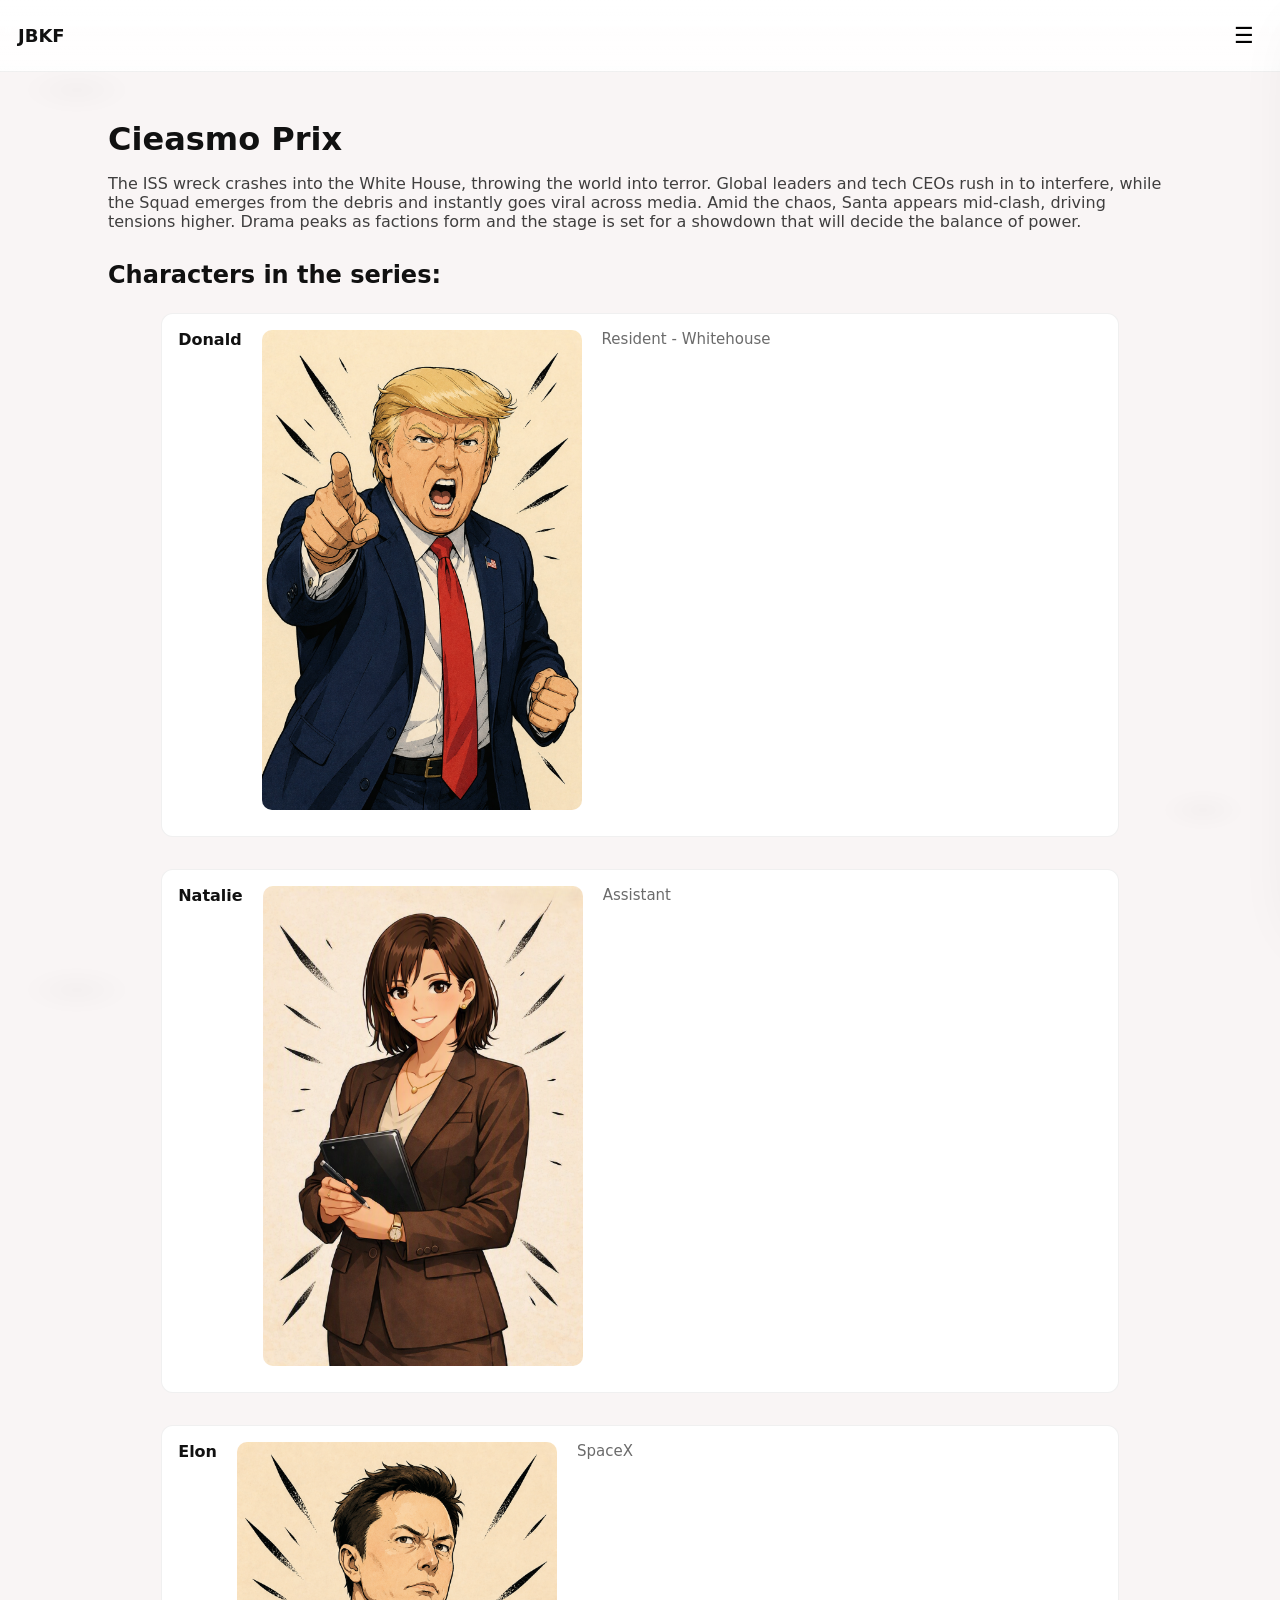
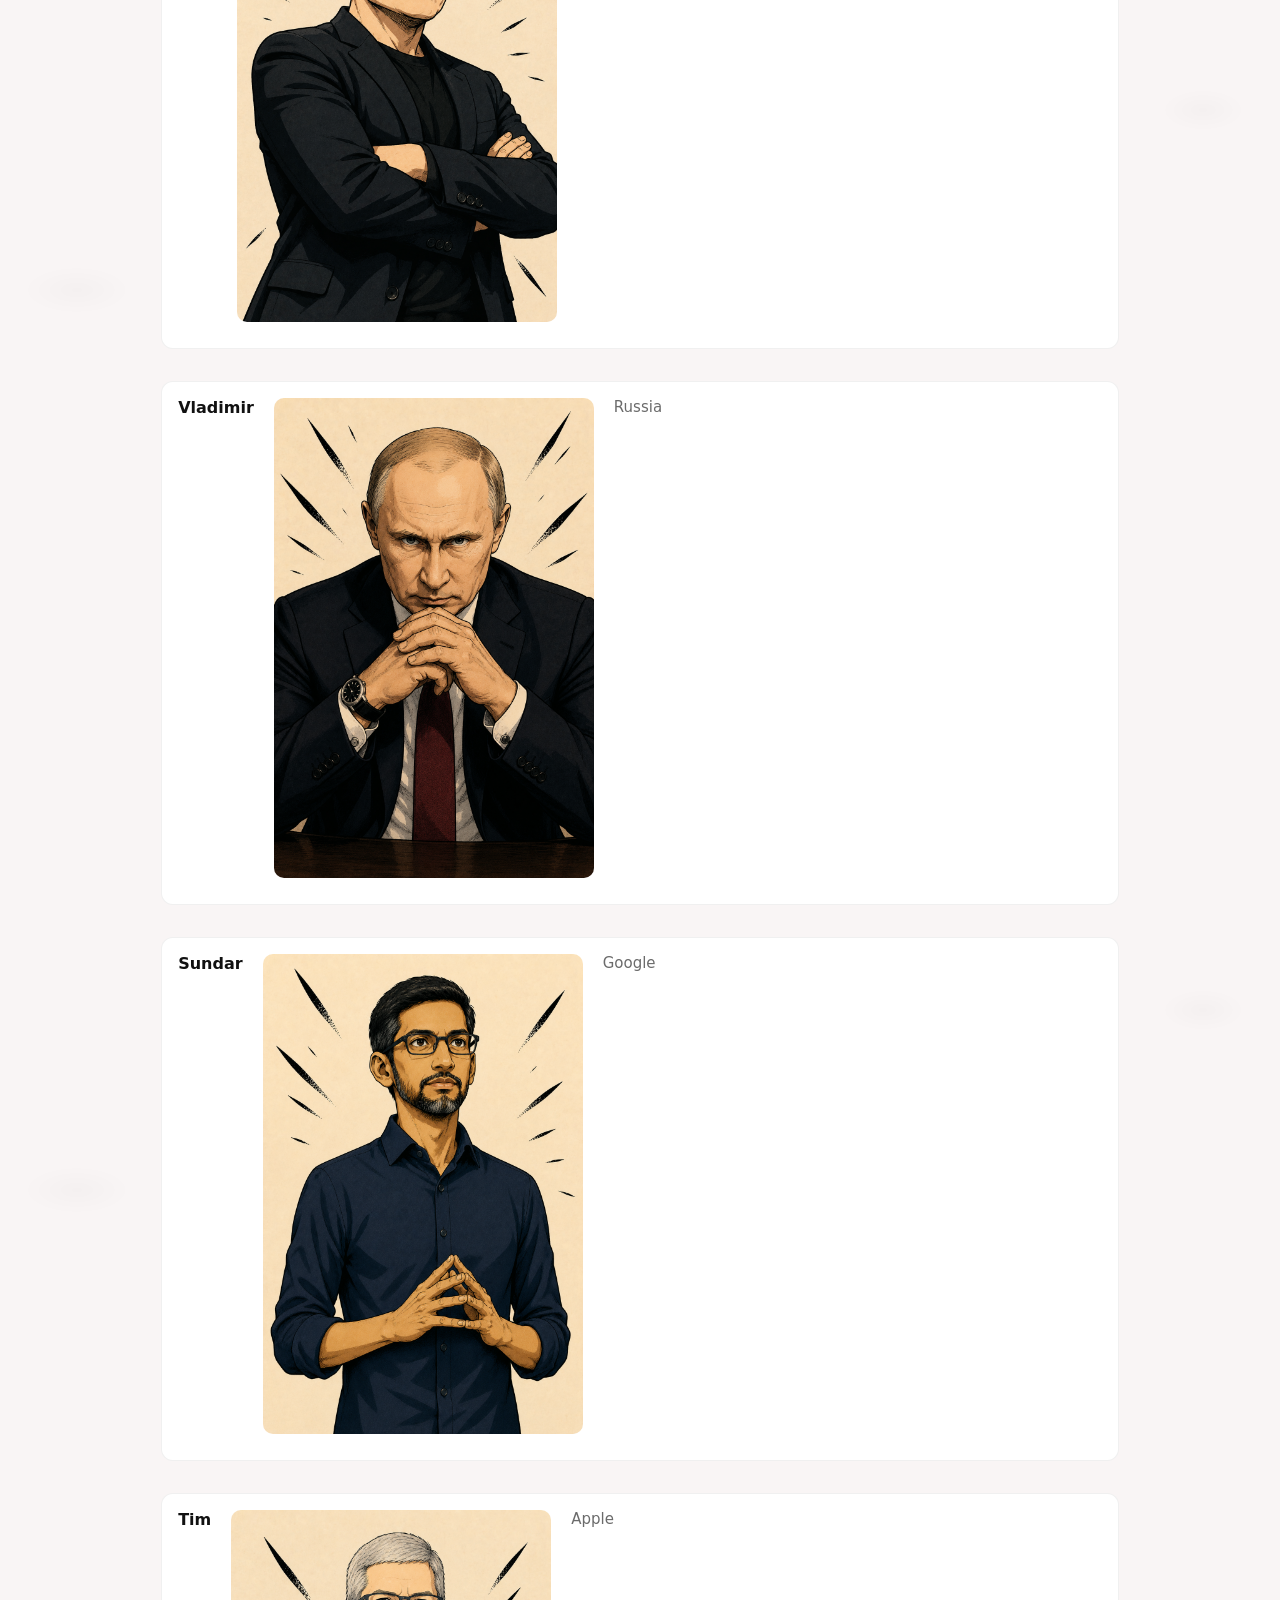
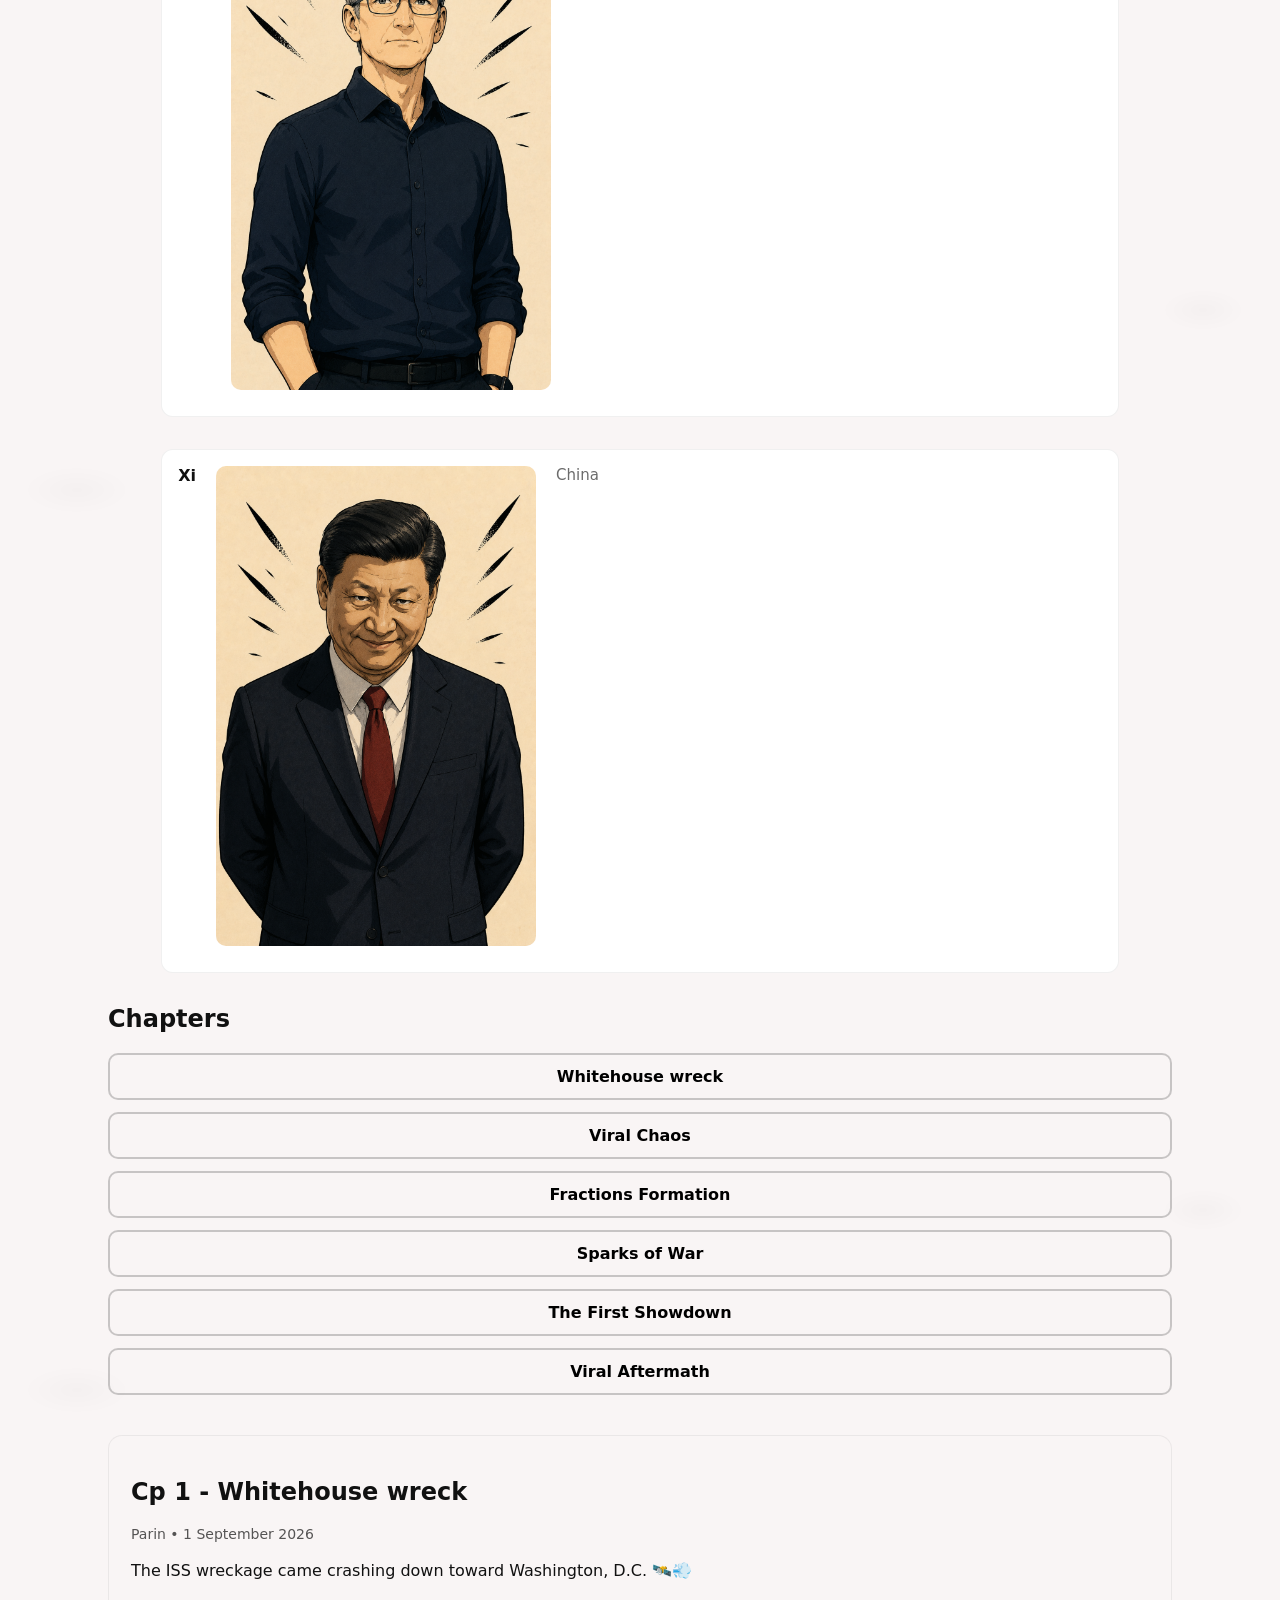
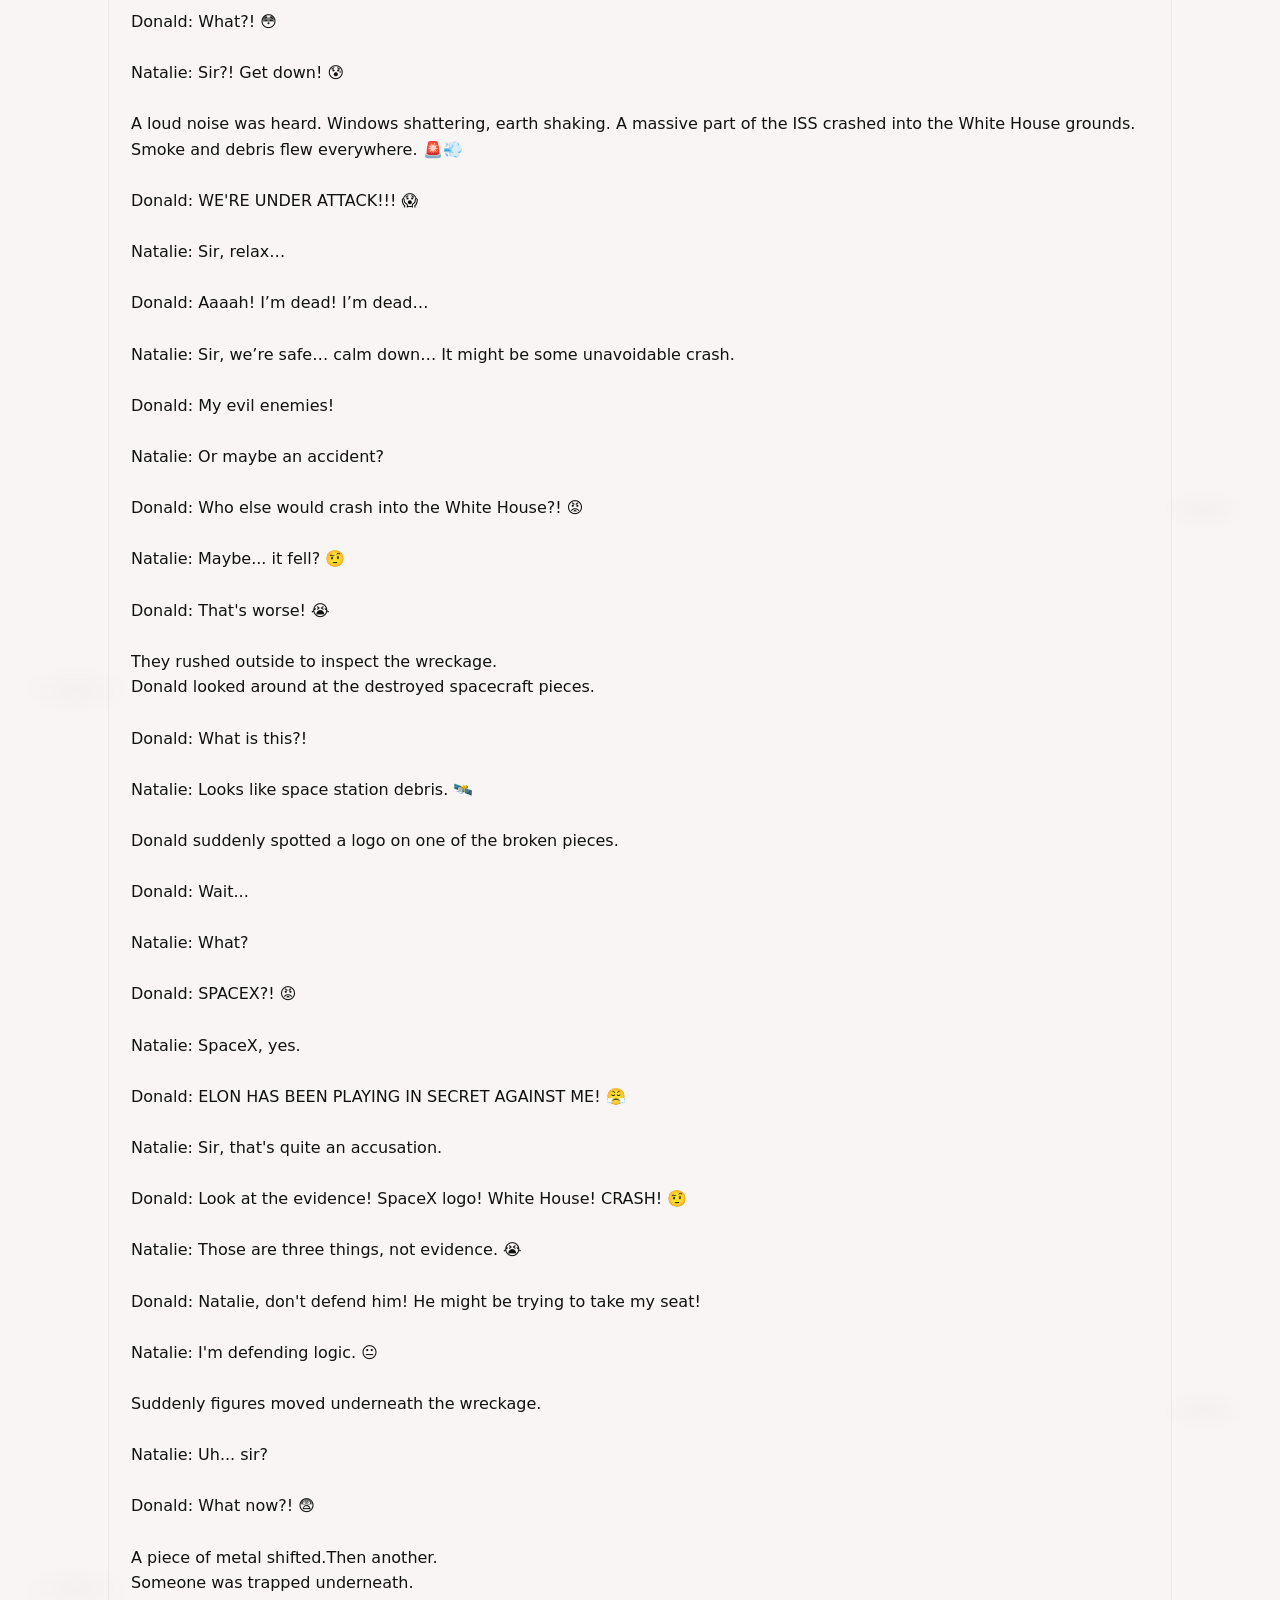
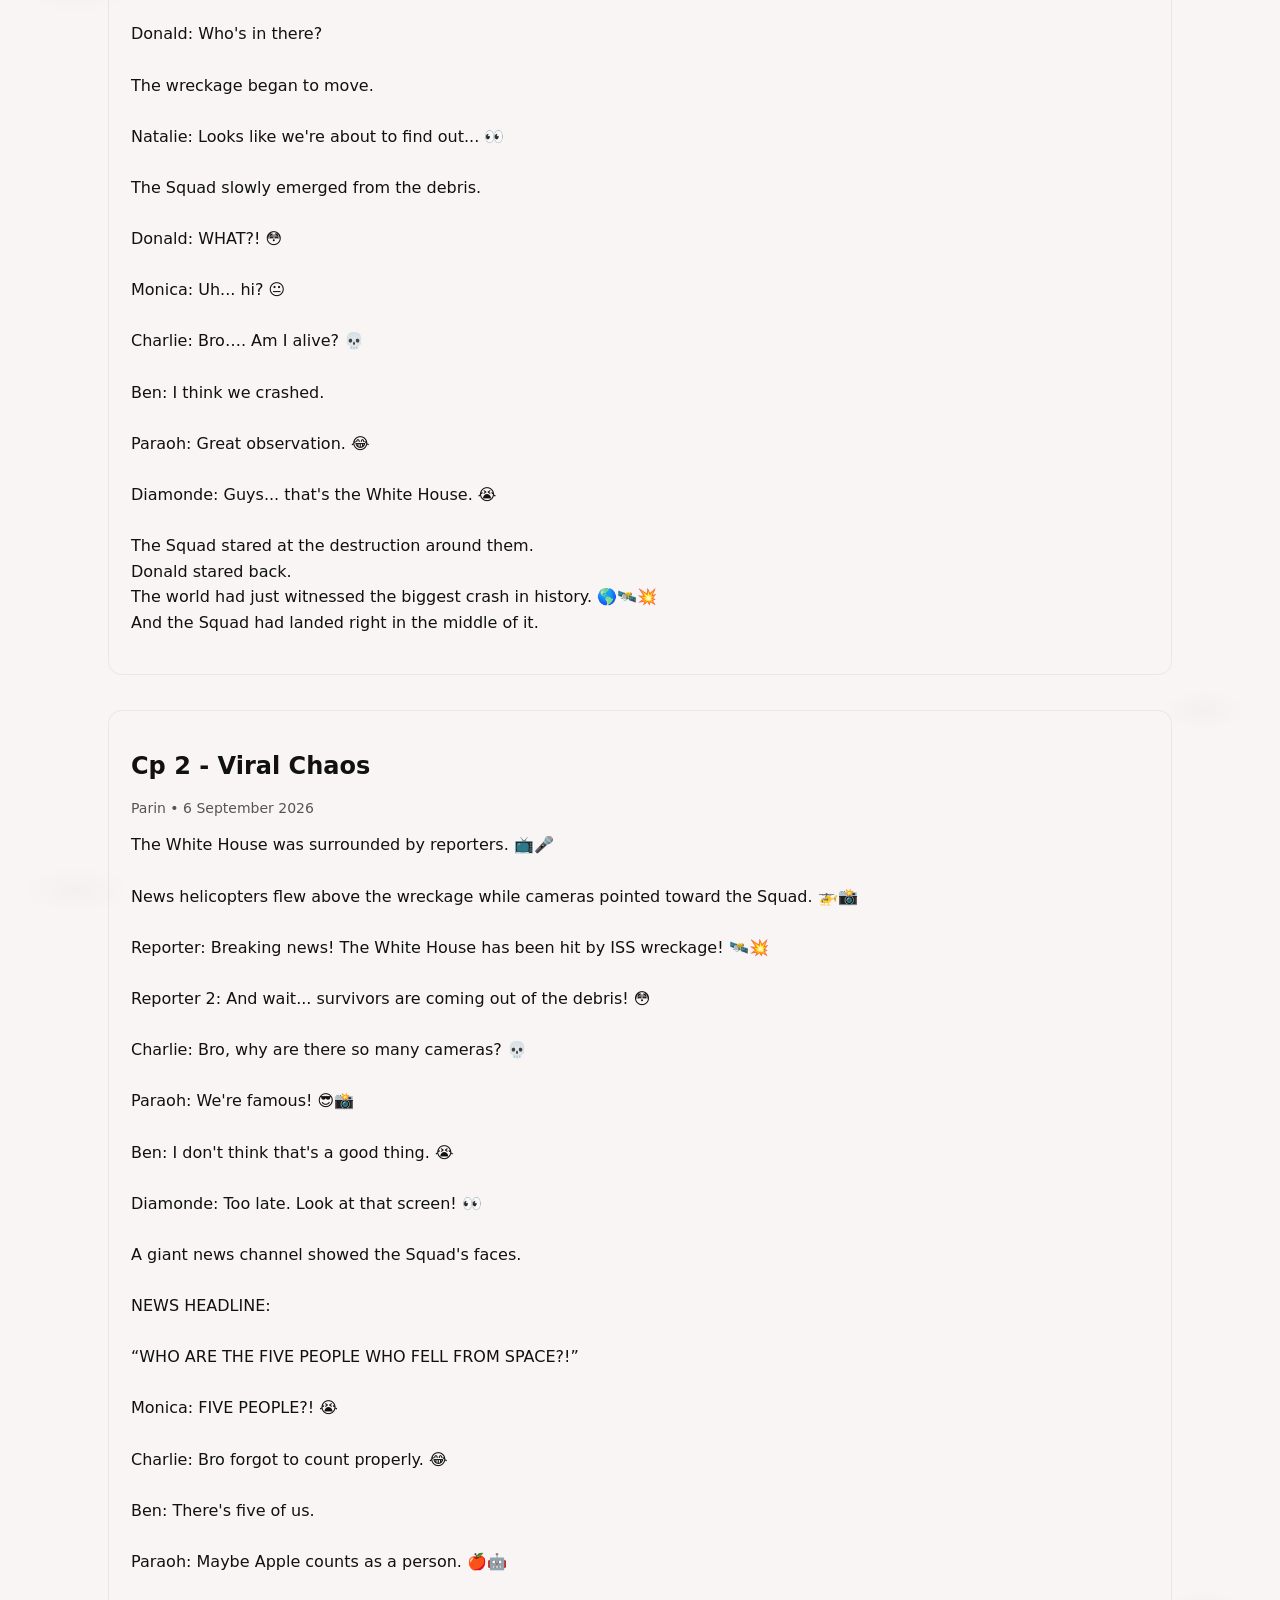
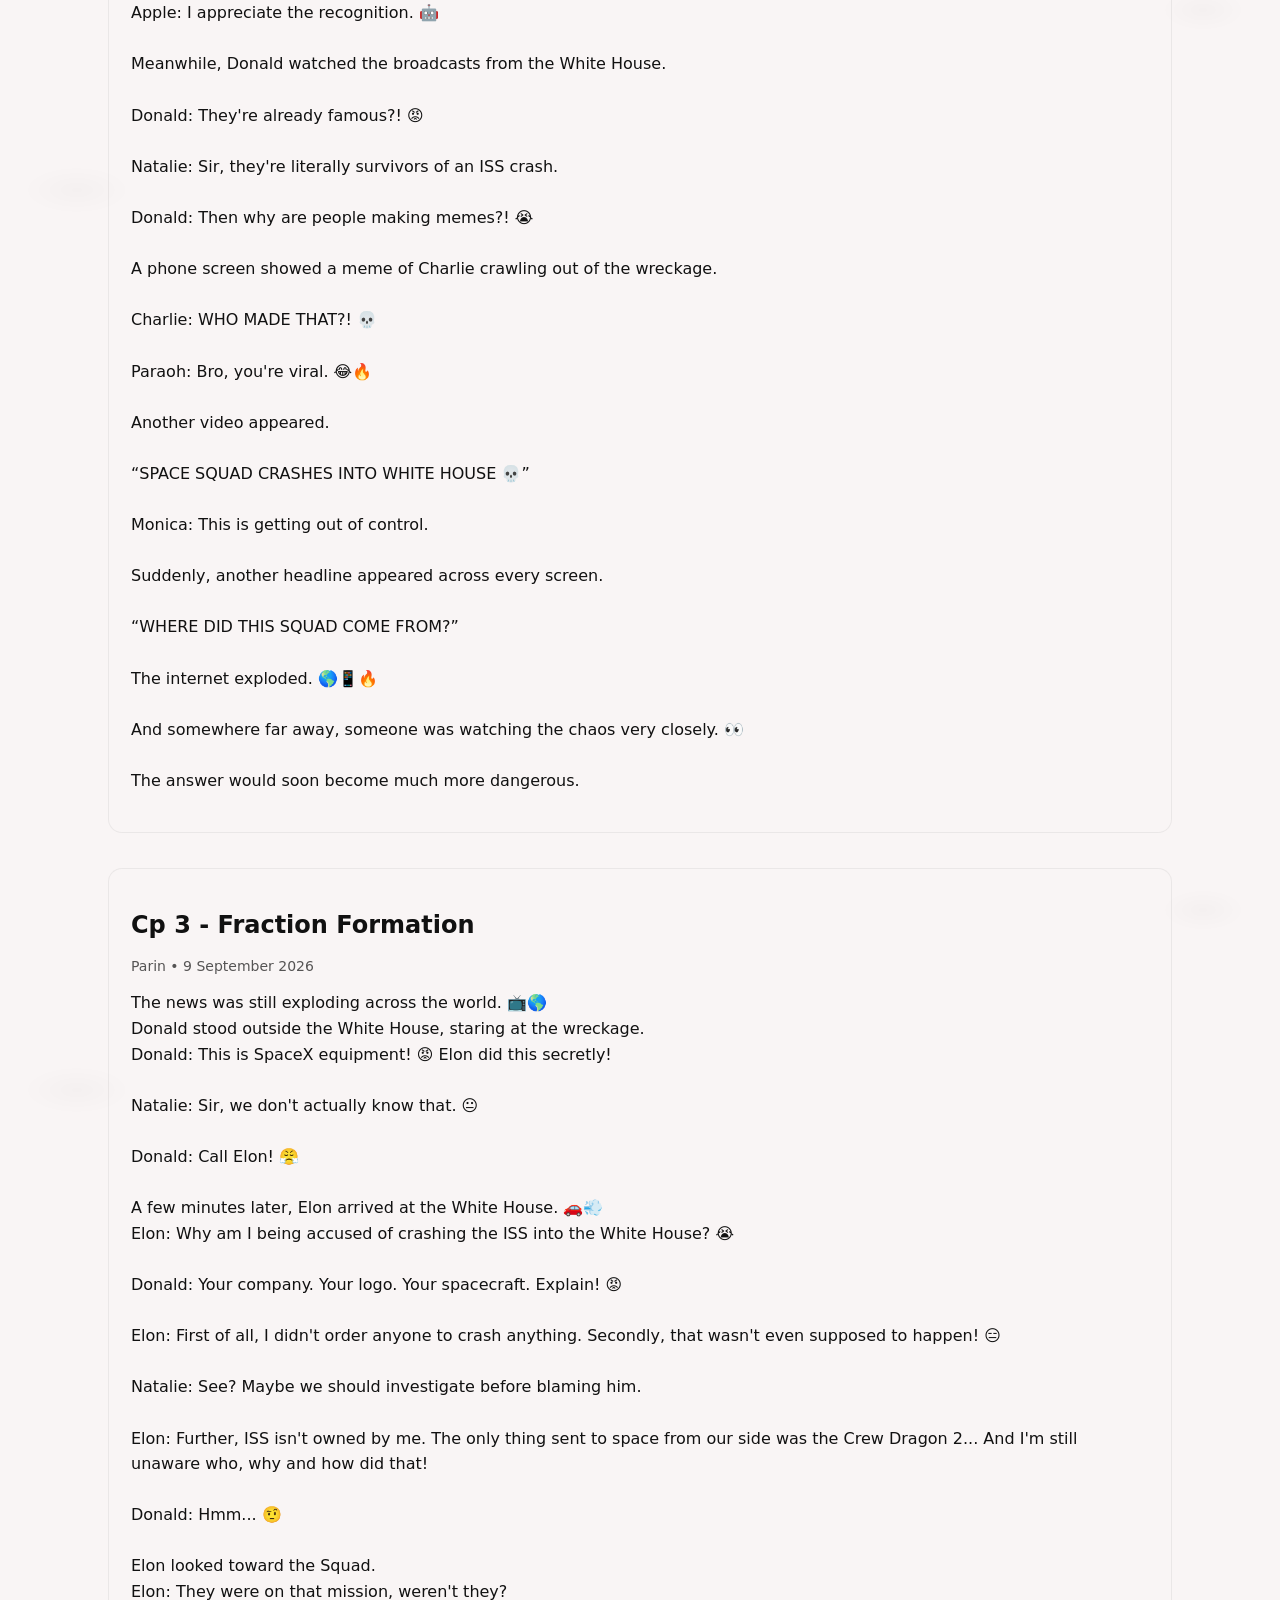
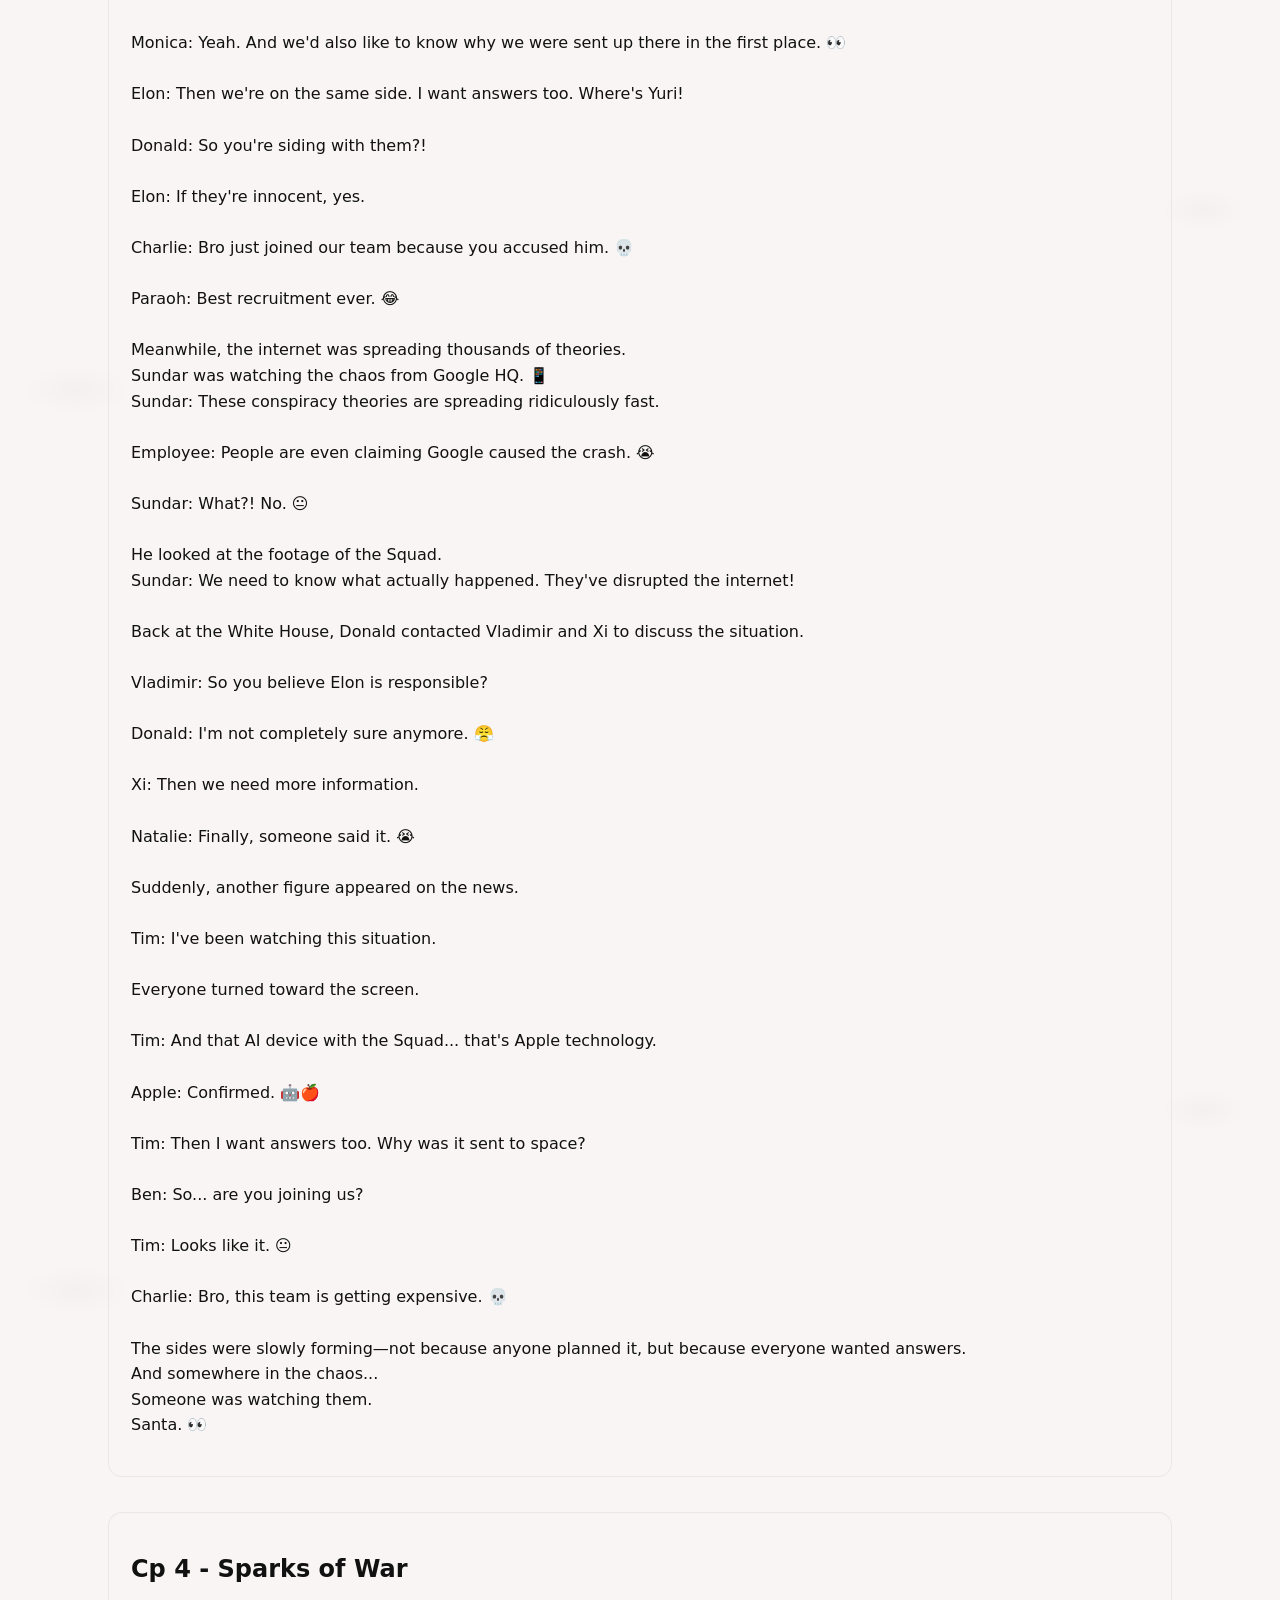
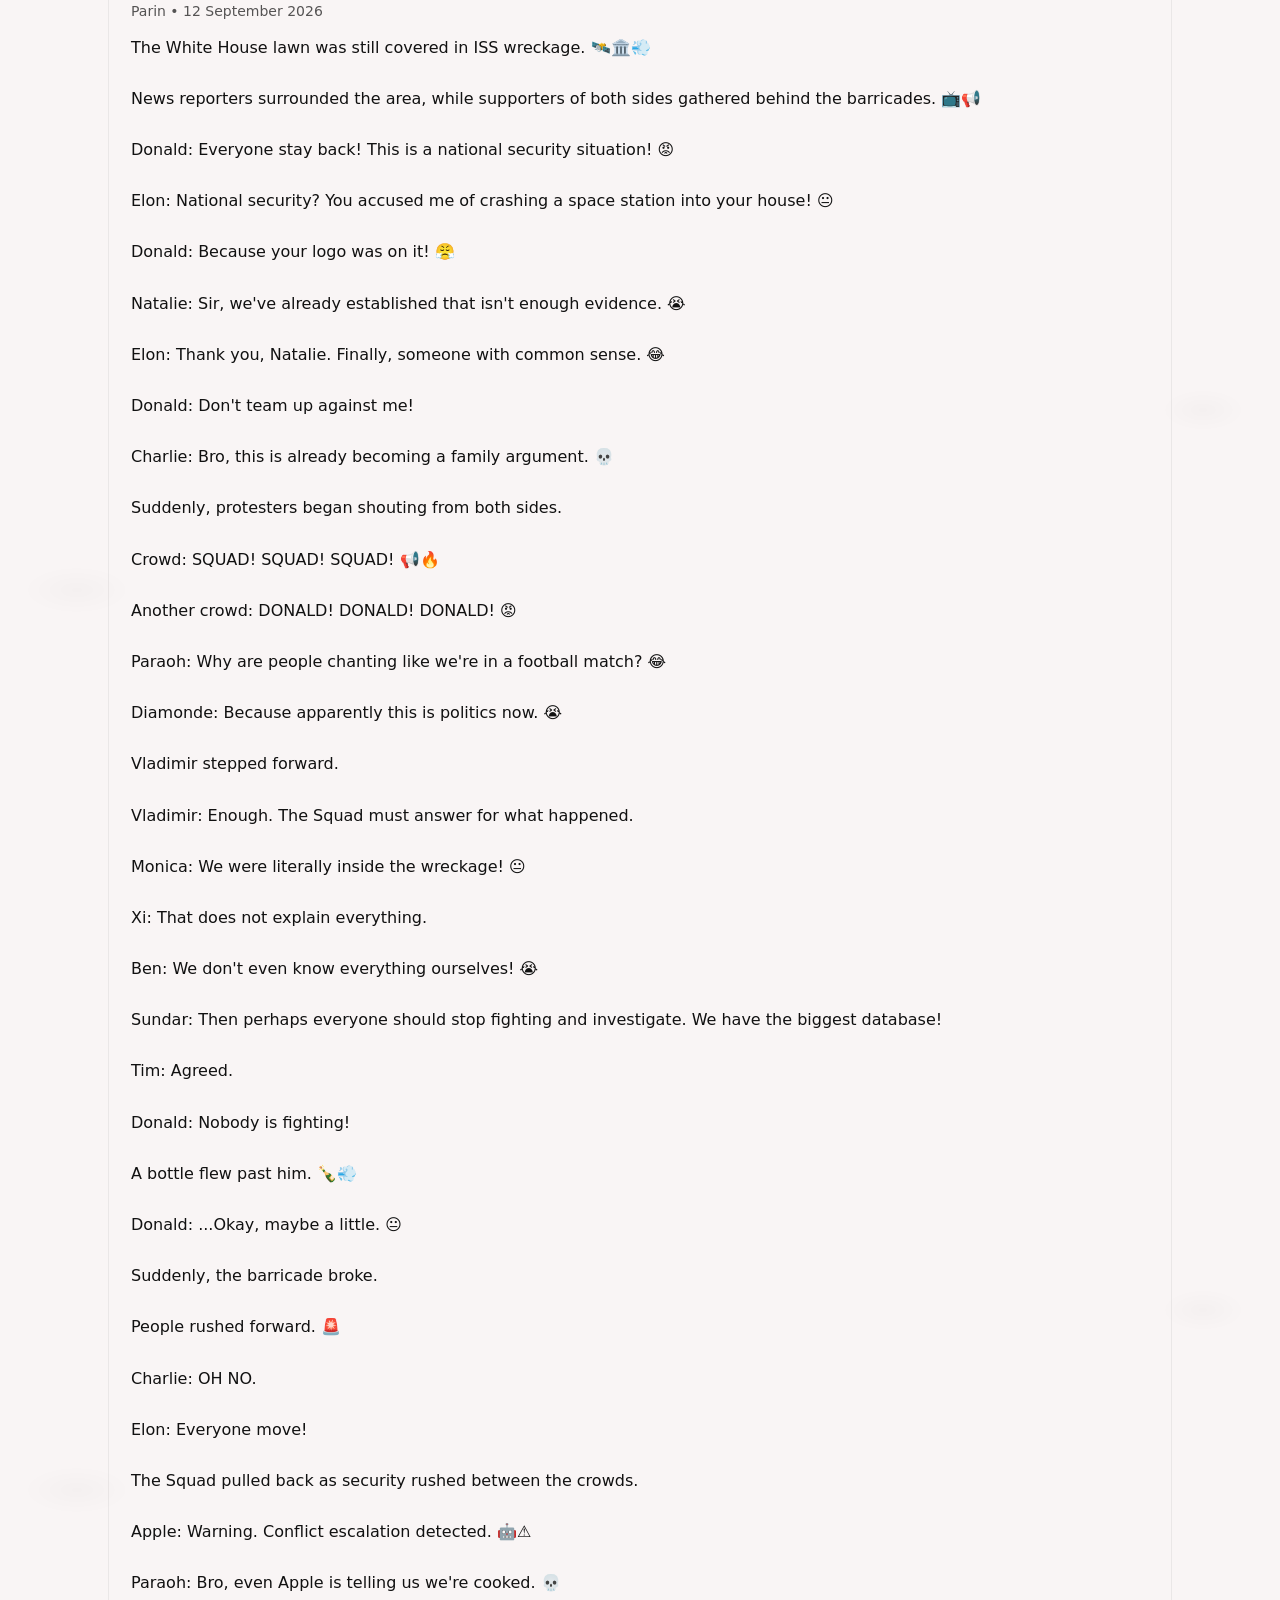
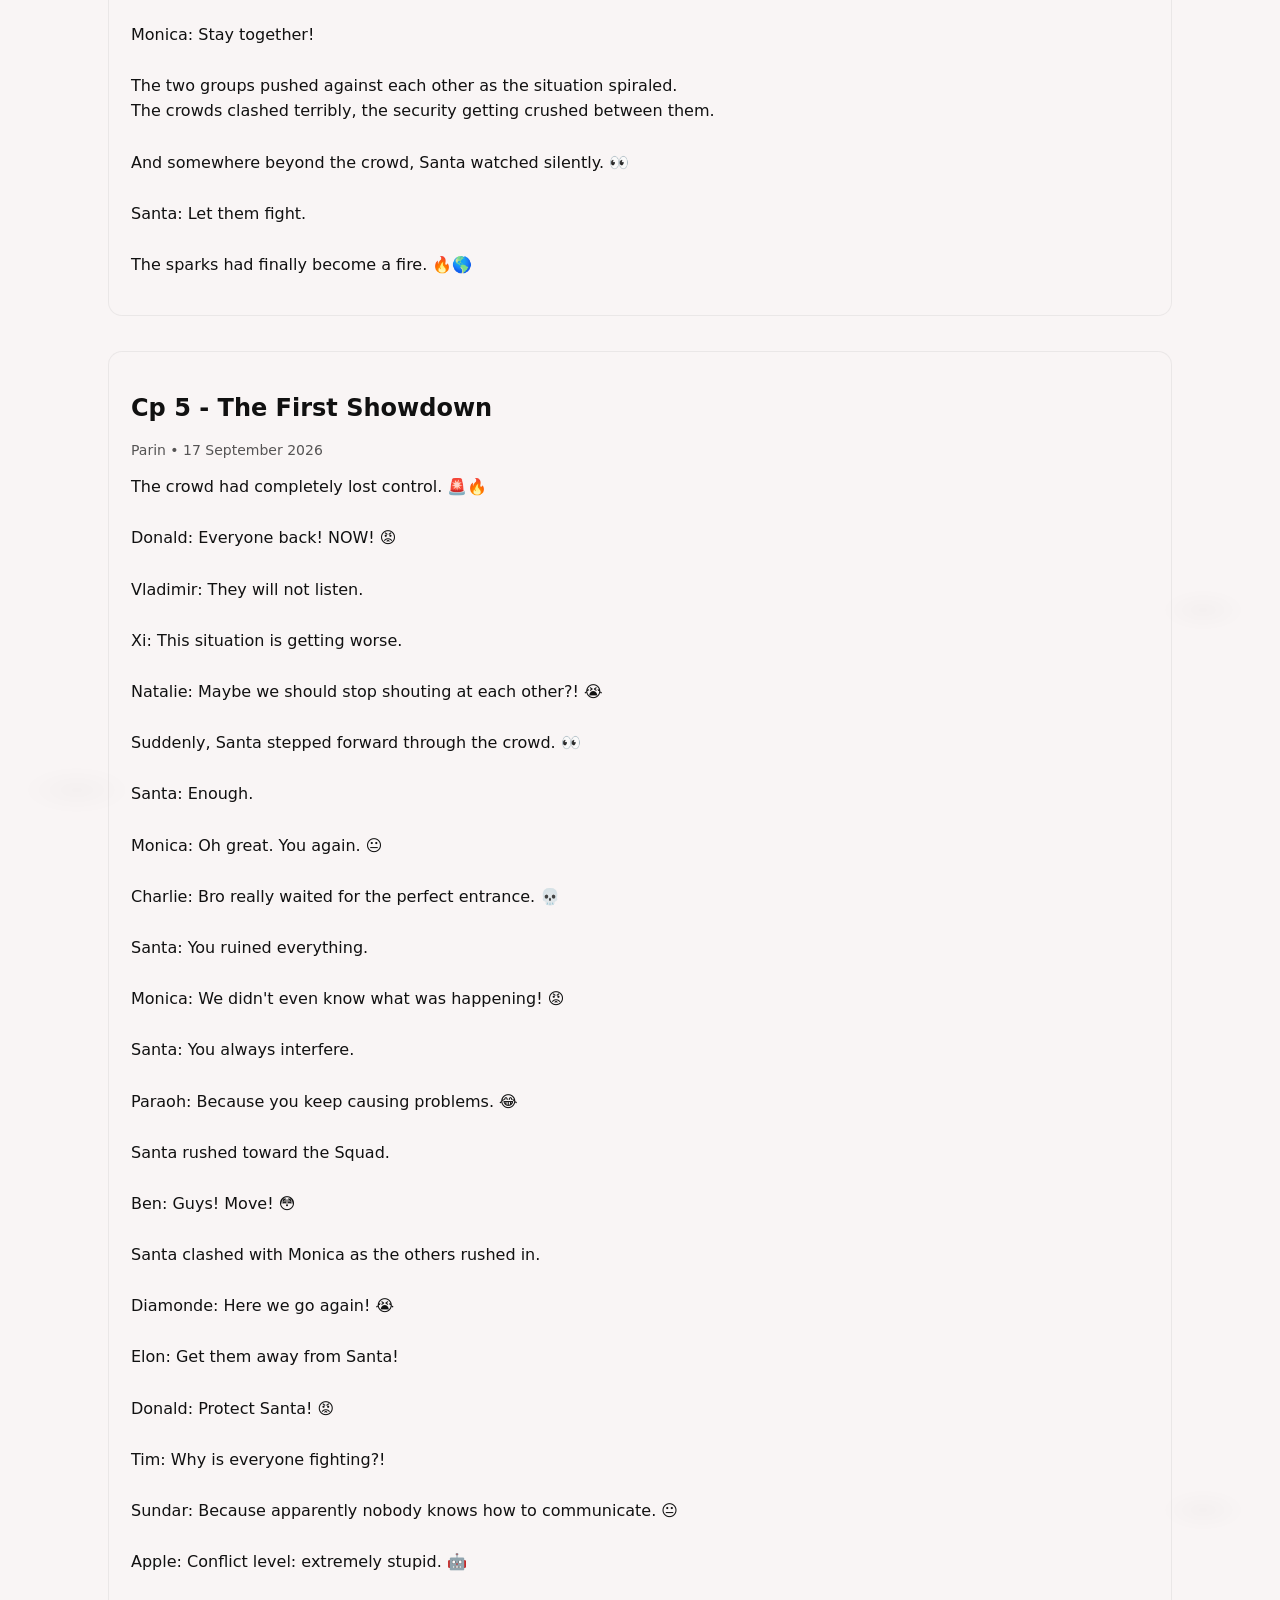
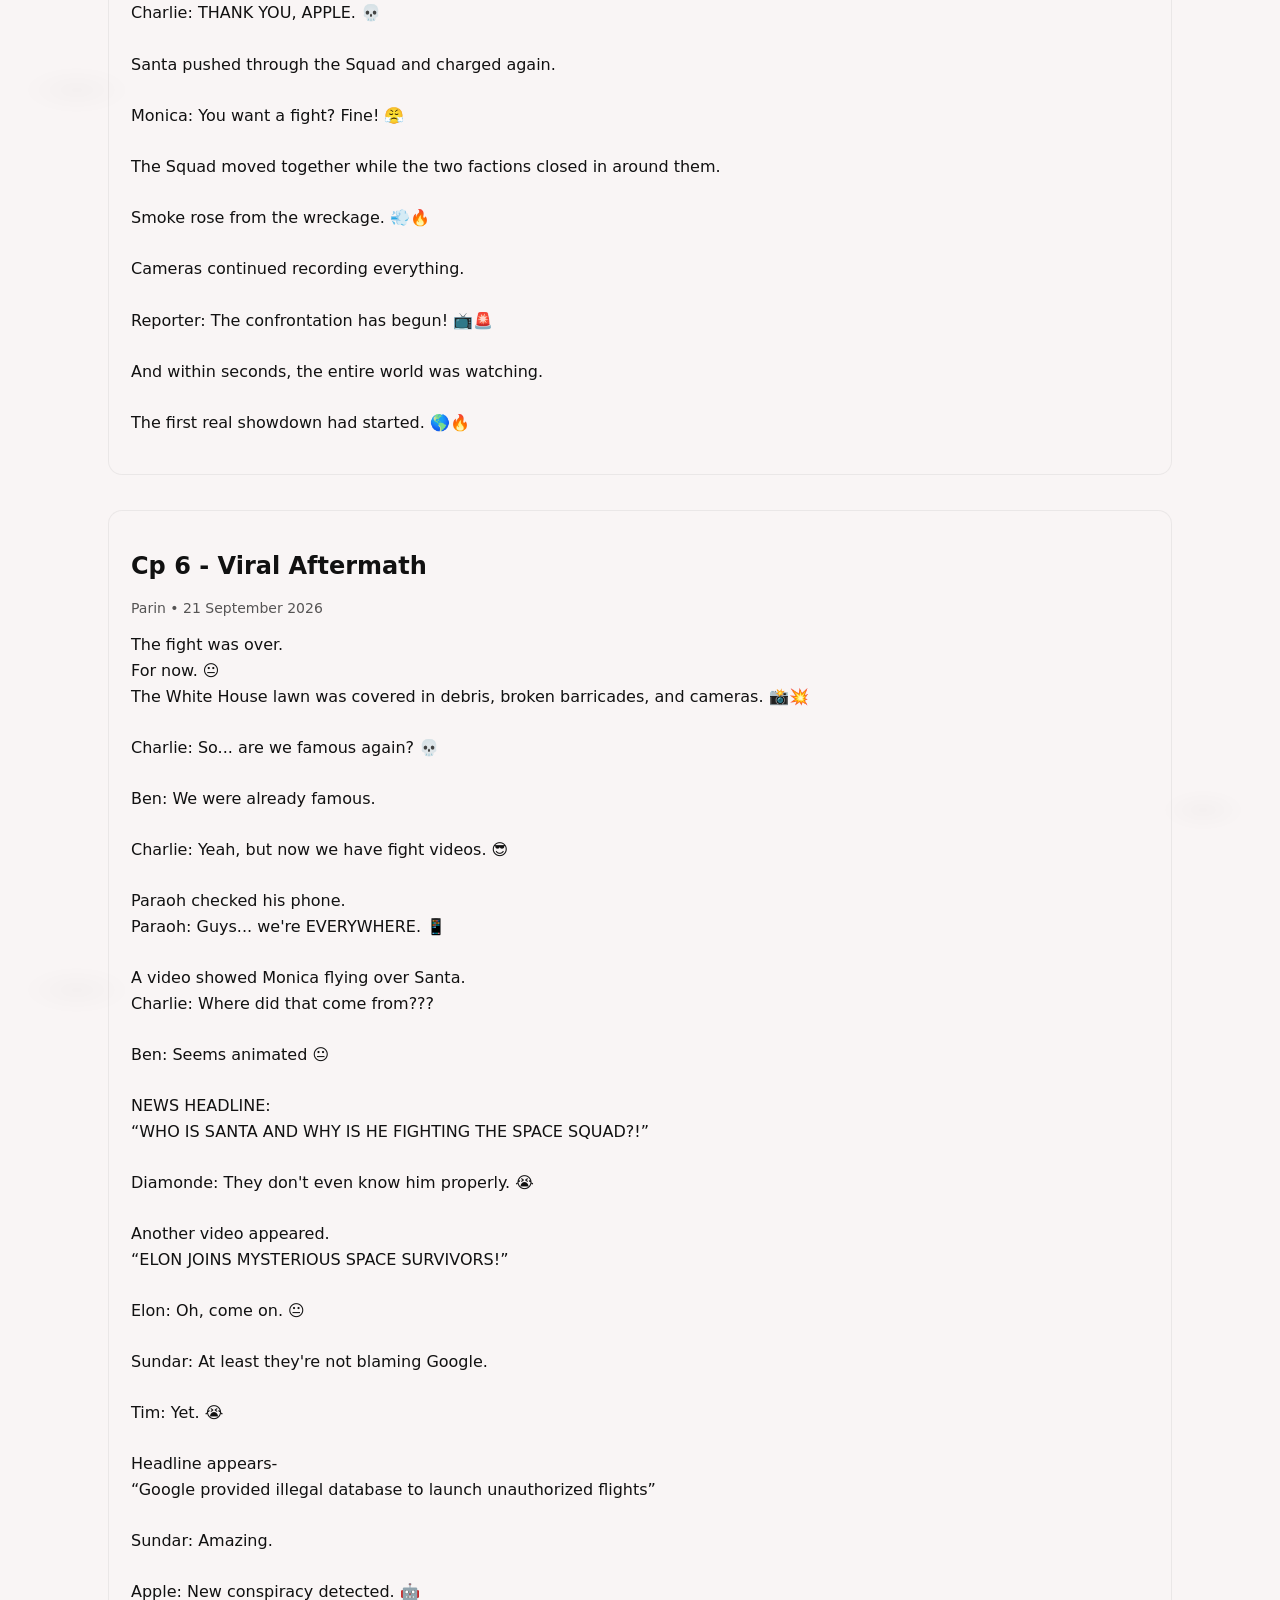
<file: series/cieasmoprix.html>
<!doctype html>
<html lang="en">
<head>
<meta charset="utf-8">
<meta name="viewport" content="width=device-width,initial-scale=1">

<title>JBKF – Cieasmo Prix</title>

<link rel="stylesheet" href="../styles.css">

<style>

.page-title{
margin-bottom:10px;
}

.series-intro{
opacity:.8;
margin-bottom:30px;
}

.chapter-list {
display:flex;
flex-direction:column;
gap:12px;
margin-bottom:40px;
}

.chapter-list a{
display:block;
padding:10px;
background:rgba(255,255,255,0.06);
border-radius:10px;
text-align:center;
text-decoration:none;
color:black;
transition:.2s;
}

.chapter-list a:hover{
background:rgba(255,255,255,0.14);
}

.chapter-box{
background:rgba(255,255,255,0.06);
padding:22px;
border-radius:14px;
margin-bottom:35px;
}

.chapter-meta{
font-size:14px;
opacity:.7;
margin-bottom:15px;
}

pre{
white-space:pre-wrap;
line-height:1.6;
font-family:inherit;
}

audio{
margin-top:15px;
}

.chapter-list a {
  display: block;
  padding: 12px;
  background: rgba(255,255,255,0.06);
  border: 2px solid rgba(0,0,0,0.2); /* adds visible boundary */
  border-radius: 10px;
  text-align: center;
  text-decoration: none;
  color: black;
  font-weight: 600;
  transition: 0.25s ease;
}

.chapter-list a:hover {
  background: rgba(255,255,255,0.14);
  border-color: rgba(0,0,0,0.4); /* darker border on hover */
  transform: scale(1.03); /* subtle zoom effect */
}


</style>
</head>

<body>

<header class="site-header">
<div class="brand">JBKF</div>
<button id="menuBtn" class="menu-btn">☰</button>
</header>

<aside id="sideMenu" class="side-menu" aria-hidden="true">
<button id="menuCloseTop" class="menu-close-top">✕</button>

<ul class="menu-list">
<li><a href="../index.html">Home</a></li>
<li><a href="../archive.html">Archive</a></li>
</ul>
</aside>


<main class="container">

<h1 class="page-title">Cieasmo Prix</h1>

<p class="series-intro">
The ISS wreck crashes into the White House, throwing the world into terror. Global leaders and tech CEOs rush in to interfere, while the Squad emerges from the debris and instantly goes viral across media. Amid the chaos, Santa appears mid‑clash, driving tensions higher. Drama peaks as factions form and the stage is set for a showdown that will decide the balance of power.
</p>

<section class="section">

<h2>Characters in the series:</h2>

<div class="characters-grid">

<div class="char-card">
<div class="char-name">Donald</div>
<img class="char-img" src="../images/Donald.png">
<div class="char-desc">Resident - Whitehouse</div>
</div>

<div class="char-card">
<div class="char-name">Natalie</div>
<img class="char-img" src="../images/Natalie.png">
<div class="char-desc">Assistant</div>
</div>

<div class="char-card">
<div class="char-name">Elon</div>
<img class="char-img" src="../images/Elon.png">
<div class="char-desc">SpaceX</div>
</div>

<div class="char-card">
<div class="char-name">Vladimir</div>
<img class="char-img" src="../images/Vladimir.png">
<div class="char-desc">Russia</div>
</div>

<div class="char-card">
<div class="char-name">Sundar</div>
<img class="char-img" src="../images/Sundar.png">
<div class="char-desc">Google</div>
</div>

<div class="char-card">
<div class="char-name">Tim</div>
<img class="char-img" src="../images/Tim.png">
<div class="char-desc">Apple</div>
</div>

<div class="char-card">
<div class="char-name">Xi</div>
<img class="char-img" src="../images/Xi.png">
<div class="char-desc">China</div>
</div>
</div>

</section>


<section class="section">


<h2>Chapters</h2>

<div class="chapter-list">

<a href="#cp1">Whitehouse wreck</a>
<a href="#cp2">Viral Chaos</a>
<a href="#cp3">Fractions Formation</a>
<a href="#cp4">Sparks of War</a>
<a href="#cp5">The First Showdown</a>
<a href="#cp6">Viral Aftermath</a>


</div>


<section id="cp1" class="chapter-box">

<h2>Cp 1 - Whitehouse wreck</h2>

<div class="chapter-meta">
Parin • 1 September 2026
</div>

<pre>
The ISS wreckage came crashing down toward Washington, D.C. 🛰️💨

Donald: What?! 😳

Natalie: Sir?! Get down! 😰

A loud noise was heard. Windows shattering, earth shaking. A massive part of the ISS crashed into the White House grounds. Smoke and debris flew everywhere. 🚨💨

Donald: WE'RE UNDER ATTACK!!! 😱

Natalie: Sir, relax…

Donald: Aaaah! I’m dead! I’m dead…

Natalie: Sir, we’re safe… calm down… It might be some unavoidable crash. 

Donald: My evil enemies!

Natalie: Or maybe an accident?

Donald: Who else would crash into the White House?! 😡

Natalie: Maybe... it fell? 🤨

Donald: That's worse! 😭

They rushed outside to inspect the wreckage.
Donald looked around at the destroyed spacecraft pieces.

Donald: What is this?!

Natalie: Looks like space station debris. 🛰️

Donald suddenly spotted a logo on one of the broken pieces.

Donald: Wait...

Natalie: What?

Donald: SPACEX?! 😡

Natalie: SpaceX, yes.

Donald: ELON HAS BEEN PLAYING IN SECRET AGAINST ME! 😤

Natalie: Sir, that's quite an accusation.

Donald: Look at the evidence! SpaceX logo! White House! CRASH! 🤨

Natalie: Those are three things, not evidence. 😭

Donald: Natalie, don't defend him! He might be trying to take my seat!

Natalie: I'm defending logic. 😐

Suddenly figures moved underneath the wreckage.

Natalie: Uh... sir?

Donald: What now?! 😨

A piece of metal shifted.Then another.
Someone was trapped underneath.

Donald: Who's in there?

The wreckage began to move.

Natalie: Looks like we're about to find out... 👀

The Squad slowly emerged from the debris.

Donald: WHAT?! 😳

Monica: Uh... hi? 😐

Charlie: Bro…. Am I alive? 💀

Ben: I think we crashed.

Paraoh: Great observation. 😂

Diamonde: Guys... that's the White House. 😭

The Squad stared at the destruction around them.
Donald stared back.
The world had just witnessed the biggest crash in history. 🌎🛰️💥
And the Squad had landed right in the middle of it.
</pre>

</section>


<section id="cp2" class="chapter-box">

<h2>Cp 2 - Viral Chaos</h2>

<div class="chapter-meta">
Parin • 6 September 2026
</div>

<pre>
The White House was surrounded by reporters. 📺🎤

News helicopters flew above the wreckage while cameras pointed toward the Squad. 🚁📸

Reporter: Breaking news! The White House has been hit by ISS wreckage! 🛰️💥

Reporter 2: And wait... survivors are coming out of the debris! 😳

Charlie: Bro, why are there so many cameras? 💀

Paraoh: We're famous! 😎📸

Ben: I don't think that's a good thing. 😭

Diamonde: Too late. Look at that screen! 👀

A giant news channel showed the Squad's faces.

NEWS HEADLINE:

“WHO ARE THE FIVE PEOPLE WHO FELL FROM SPACE?!”

Monica: FIVE PEOPLE?! 😭

Charlie: Bro forgot to count properly. 😂

Ben: There's five of us.

Paraoh: Maybe Apple counts as a person. 🍎🤖

Apple: I appreciate the recognition. 🤖

Meanwhile, Donald watched the broadcasts from the White House.

Donald: They're already famous?! 😡

Natalie: Sir, they're literally survivors of an ISS crash.

Donald: Then why are people making memes?! 😭

A phone screen showed a meme of Charlie crawling out of the wreckage.

Charlie: WHO MADE THAT?! 💀

Paraoh: Bro, you're viral. 😂🔥

Another video appeared.

“SPACE SQUAD CRASHES INTO WHITE HOUSE 💀”

Monica: This is getting out of control.

Suddenly, another headline appeared across every screen.

“WHERE DID THIS SQUAD COME FROM?”

The internet exploded. 🌎📱🔥

And somewhere far away, someone was watching the chaos very closely. 👀

The answer would soon become much more dangerous.
</pre>

</section>


<section id="cp3" class="chapter-box">

<h2>Cp 3 - Fraction Formation</h2>

<div class="chapter-meta">
Parin • 9 September 2026
</div>

<pre>
The news was still exploding across the world. 📺🌎
Donald stood outside the White House, staring at the wreckage.
Donald: This is SpaceX equipment! 😡 Elon did this secretly!

Natalie: Sir, we don't actually know that. 😐

Donald: Call Elon! 😤

A few minutes later, Elon arrived at the White House. 🚗💨
Elon: Why am I being accused of crashing the ISS into the White House? 😭

Donald: Your company. Your logo. Your spacecraft. Explain! 😡

Elon: First of all, I didn't order anyone to crash anything. Secondly, that wasn't even supposed to happen! 😑

Natalie: See? Maybe we should investigate before blaming him.

Elon: Further, ISS isn't owned by me. The only thing sent to space from our side was the Crew Dragon 2... And I'm still unaware who, why and how did that!

Donald: Hmm... 🤨

Elon looked toward the Squad.
Elon: They were on that mission, weren't they?

Monica: Yeah. And we'd also like to know why we were sent up there in the first place. 👀

Elon: Then we're on the same side. I want answers too. Where's Yuri!

Donald: So you're siding with them?!

Elon: If they're innocent, yes.

Charlie: Bro just joined our team because you accused him. 💀

Paraoh: Best recruitment ever. 😂

Meanwhile, the internet was spreading thousands of theories.
Sundar was watching the chaos from Google HQ. 📱
Sundar: These conspiracy theories are spreading ridiculously fast.

Employee: People are even claiming Google caused the crash. 😭

Sundar: What?! No. 😐

He looked at the footage of the Squad.
Sundar: We need to know what actually happened. They've disrupted the internet!

Back at the White House, Donald contacted Vladimir and Xi to discuss the situation.

Vladimir: So you believe Elon is responsible?

Donald: I'm not completely sure anymore. 😤

Xi: Then we need more information.

Natalie: Finally, someone said it. 😭

Suddenly, another figure appeared on the news.

Tim: I've been watching this situation.

Everyone turned toward the screen.

Tim: And that AI device with the Squad... that's Apple technology.

Apple: Confirmed. 🤖🍎

Tim: Then I want answers too. Why was it sent to space?

Ben: So... are you joining us?

Tim: Looks like it. 😐

Charlie: Bro, this team is getting expensive. 💀

The sides were slowly forming—not because anyone planned it, but because everyone wanted answers.
And somewhere in the chaos...
Someone was watching them.
Santa. 👀
</pre>

</section>


  
<section id="cp4" class="chapter-box">

<h2>Cp 4 - Sparks of War</h2>

<div class="chapter-meta">
Parin • 12 September 2026
</div>

<pre>
The White House lawn was still covered in ISS wreckage. 🛰️🏛️💨

News reporters surrounded the area, while supporters of both sides gathered behind the barricades. 📺📢

Donald: Everyone stay back! This is a national security situation! 😡

Elon: National security? You accused me of crashing a space station into your house! 😐

Donald: Because your logo was on it! 😤

Natalie: Sir, we've already established that isn't enough evidence. 😭

Elon: Thank you, Natalie. Finally, someone with common sense. 😂

Donald: Don't team up against me!

Charlie: Bro, this is already becoming a family argument. 💀

Suddenly, protesters began shouting from both sides.

Crowd: SQUAD! SQUAD! SQUAD! 📢🔥

Another crowd: DONALD! DONALD! DONALD! 😡

Paraoh: Why are people chanting like we're in a football match? 😂

Diamonde: Because apparently this is politics now. 😭

Vladimir stepped forward.

Vladimir: Enough. The Squad must answer for what happened.

Monica: We were literally inside the wreckage! 😐

Xi: That does not explain everything.

Ben: We don't even know everything ourselves! 😭

Sundar: Then perhaps everyone should stop fighting and investigate. We have the biggest database!

Tim: Agreed.

Donald: Nobody is fighting!

A bottle flew past him. 🍾💨

Donald: ...Okay, maybe a little. 😐

Suddenly, the barricade broke.

People rushed forward. 🚨

Charlie: OH NO.

Elon: Everyone move!

The Squad pulled back as security rushed between the crowds.

Apple: Warning. Conflict escalation detected. 🤖⚠️

Paraoh: Bro, even Apple is telling us we're cooked. 💀

Monica: Stay together!

The two groups pushed against each other as the situation spiraled. 
The crowds clashed terribly, the security getting crushed between them. 

And somewhere beyond the crowd, Santa watched silently. 👀

Santa: Let them fight.

The sparks had finally become a fire. 🔥🌎
</pre>

</section>


<section id="cp5" class="chapter-box">

<h2>Cp 5 - The First Showdown</h2>

<div class="chapter-meta">
Parin • 17 September 2026
</div>

<pre>
The crowd had completely lost control. 🚨🔥

Donald: Everyone back! NOW! 😡

Vladimir: They will not listen.

Xi: This situation is getting worse.

Natalie: Maybe we should stop shouting at each other?! 😭

Suddenly, Santa stepped forward through the crowd. 👀

Santa: Enough.

Monica: Oh great. You again. 😐

Charlie: Bro really waited for the perfect entrance. 💀

Santa: You ruined everything.

Monica: We didn't even know what was happening! 😡

Santa: You always interfere.

Paraoh: Because you keep causing problems. 😂

Santa rushed toward the Squad.

Ben: Guys! Move! 😳

Santa clashed with Monica as the others rushed in.

Diamonde: Here we go again! 😭

Elon: Get them away from Santa!

Donald: Protect Santa! 😡

Tim: Why is everyone fighting?!

Sundar: Because apparently nobody knows how to communicate. 😐

Apple: Conflict level: extremely stupid. 🤖

Charlie: THANK YOU, APPLE. 💀

Santa pushed through the Squad and charged again.

Monica: You want a fight? Fine! 😤

The Squad moved together while the two factions closed in around them.

Smoke rose from the wreckage. 💨🔥

Cameras continued recording everything.

Reporter: The confrontation has begun! 📺🚨

And within seconds, the entire world was watching.

The first real showdown had started. 🌎🔥
</pre>

</section>




<section id="cp6" class="chapter-box">

<h2>Cp 6 - Viral Aftermath</h2>

<div class="chapter-meta">
Parin • 21 September 2026
</div>

<pre>
The fight was over.
For now. 😐
The White House lawn was covered in debris, broken barricades, and cameras. 📸💥

Charlie: So... are we famous again? 💀

Ben: We were already famous.

Charlie: Yeah, but now we have fight videos. 😎

Paraoh checked his phone.
Paraoh: Guys... we're EVERYWHERE. 📱

A video showed Monica flying over Santa.
Charlie: Where did that come from???

Ben: Seems animated 😐

NEWS HEADLINE:
“WHO IS SANTA AND WHY IS HE FIGHTING THE SPACE SQUAD?!”

Diamonde: They don't even know him properly. 😭

Another video appeared.
“ELON JOINS MYSTERIOUS SPACE SURVIVORS!”

Elon: Oh, come on. 😐

Sundar: At least they're not blaming Google.

Tim: Yet. 😭

Headline appears-
“Google provided illegal database to launch unauthorized flights”

Sundar: Amazing. 

Apple: New conspiracy detected. 🤖

Tim: What now?

Apple: “The Apple sent to space caused the ISS crash.”

Tim: ...Of course. 😐

Meanwhile, Donald watched the news.

Donald: This is ridiculous! They're making memes about me! 😡

Natalie: You did accuse Elon without evidence. 😭

Donald: That doesn't mean they can meme me!

Vladimir: The public is choosing sides.

Xi: And more people are supporting the Squad.

Donald: We can't let that continue. 😤

Across the street, Monica looked at the enormous crowd supporting them.

Monica: Why are these people cheering for us?

Ben: No idea.

Charlie: Don't question it. Take the victory. 😂

Suddenly, another live stream appeared on every screen.
It showed Santa standing silently after the fight.
The crowd went quiet.

Santa: You think this is over?

Monica: Uh oh. 😐

Santa walked away.
The internet exploded again. 📱🔥
And this time, everyone wanted to know the same thing:
Who exactly was Santa? 👀
</pre>

</section>



<section id="cp7" class="chapter-box">

<h2>Cp 7 - Betrayals</h2>

<div class="chapter-meta">
Parin •
</div>

<pre>
COMING...
</pre>

</section>
</file>
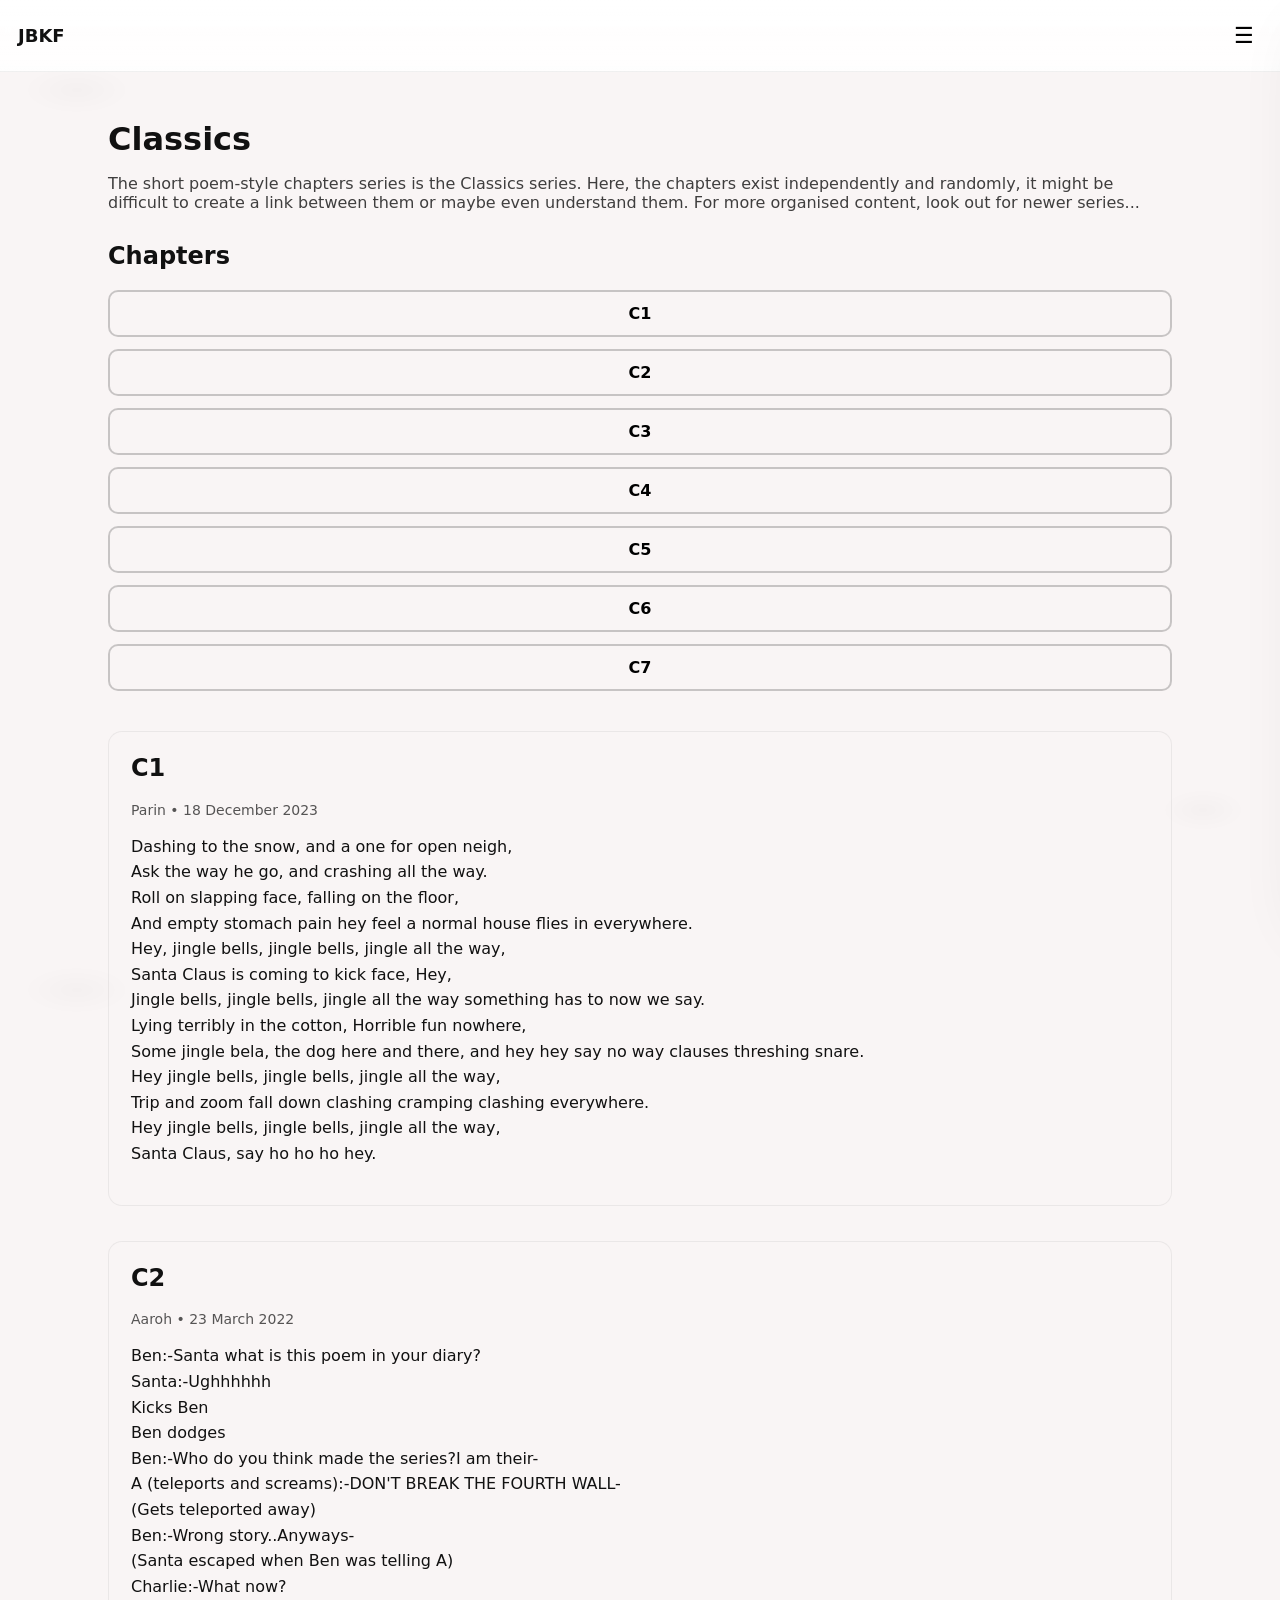
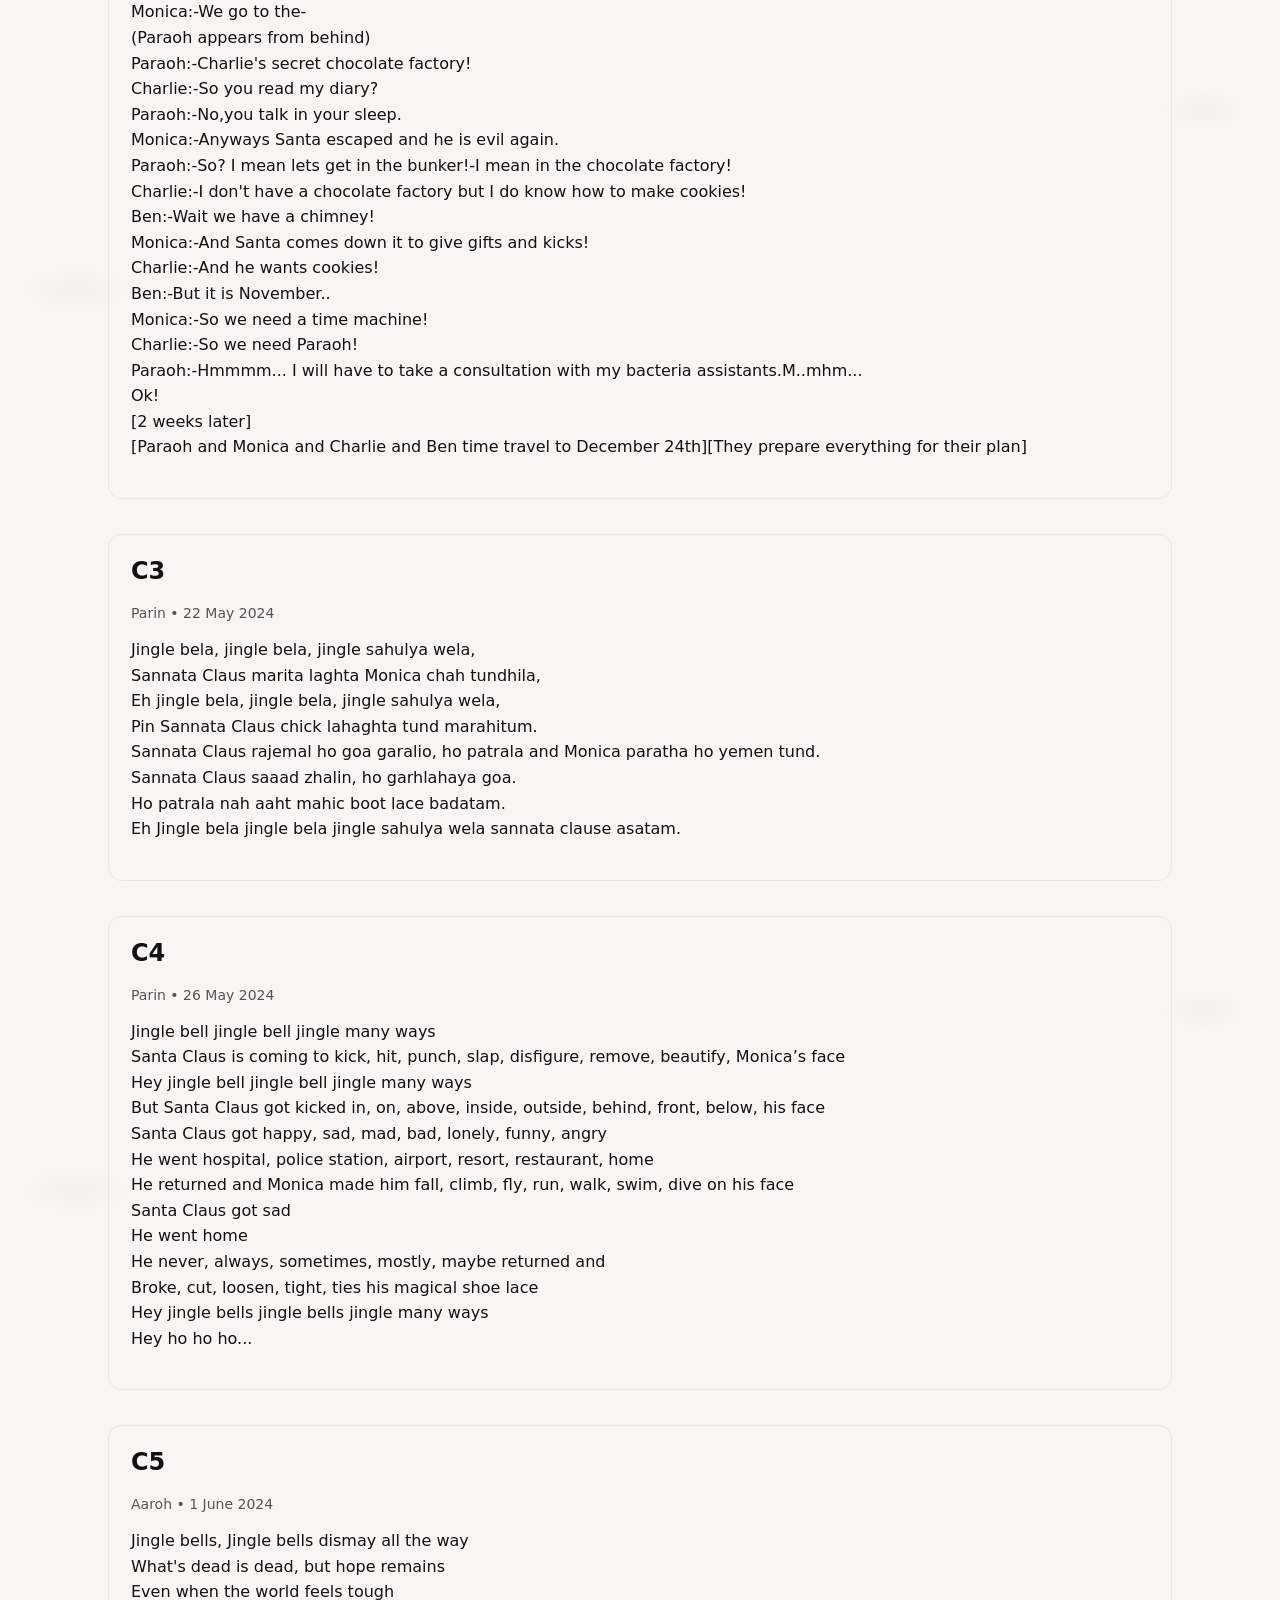
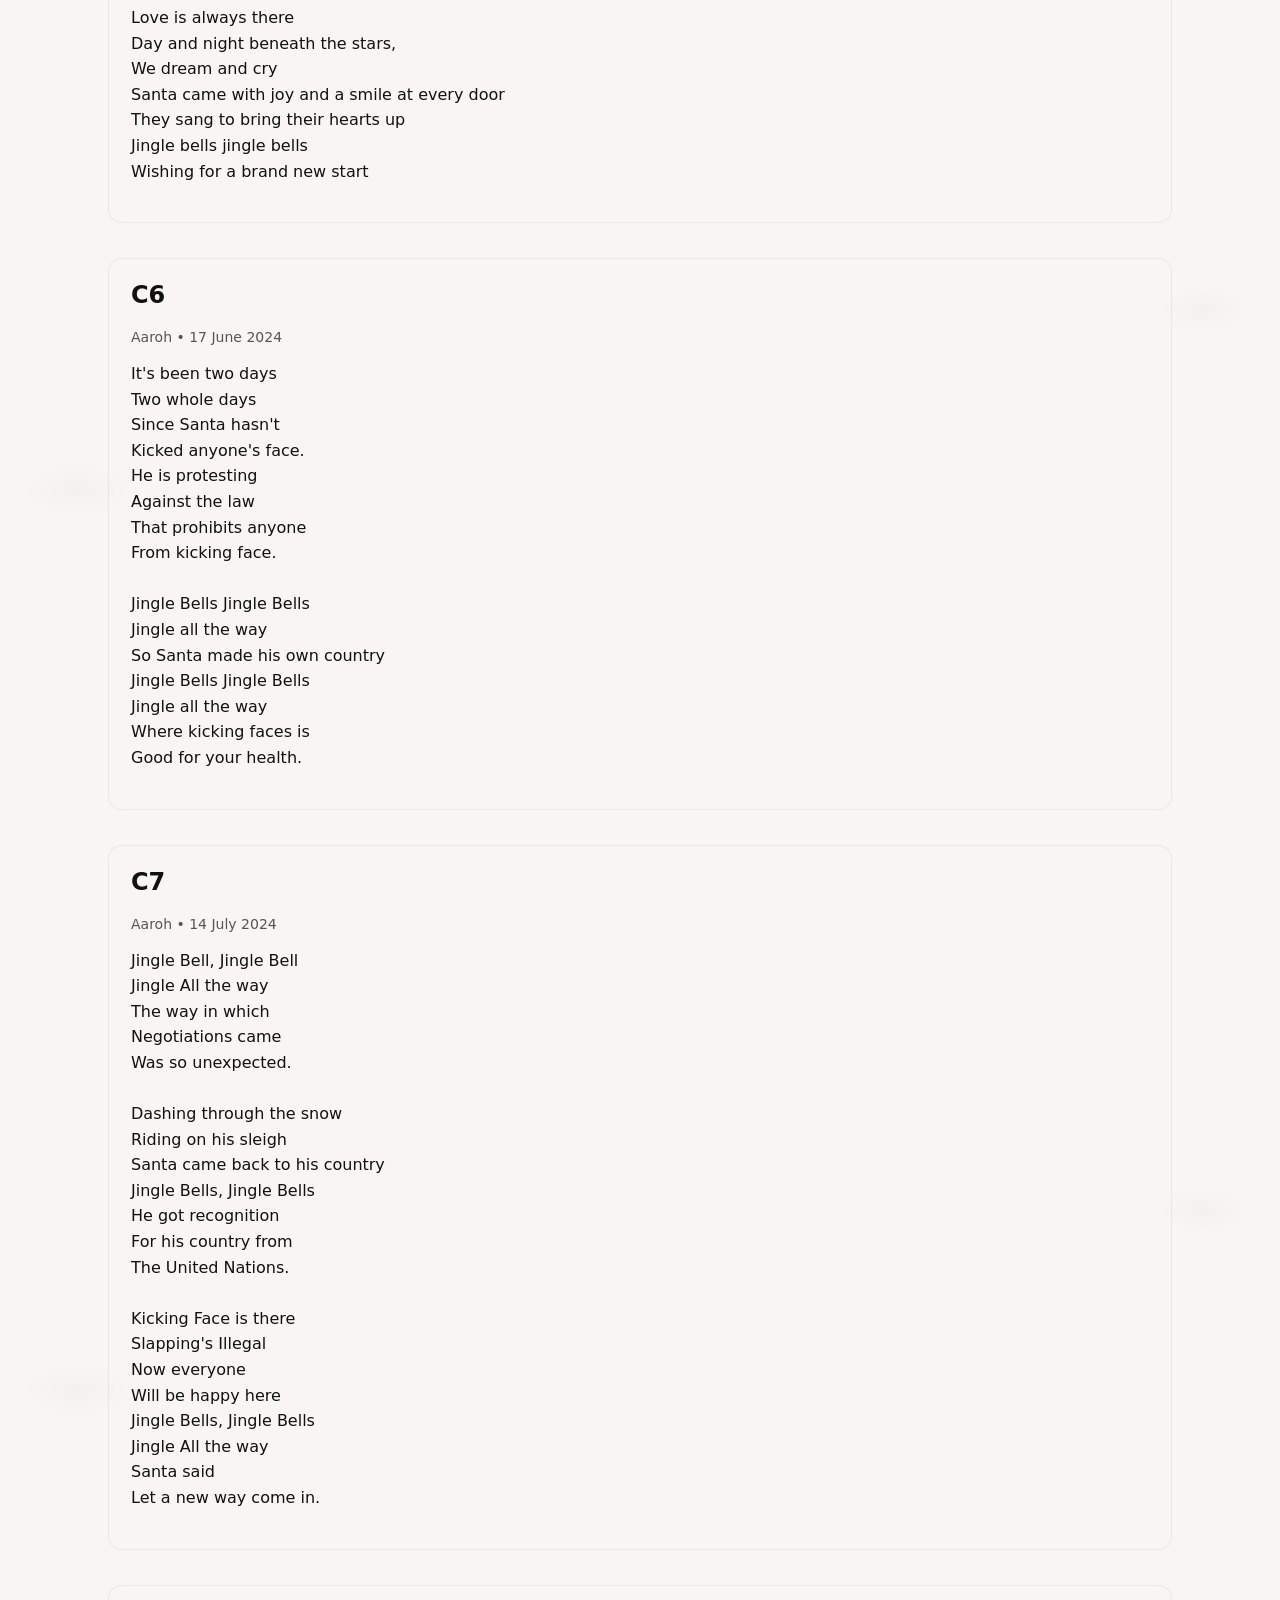
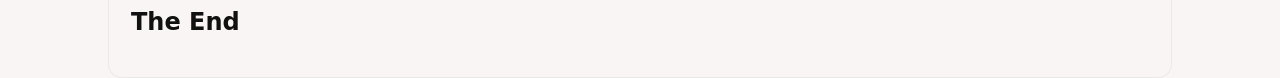
<file: series/classics.html>
<!doctype html>
<html lang="en">
<head>
<meta charset="utf-8">
<meta name="viewport" content="width=device-width,initial-scale=1">

<title>JBKF – Classics</title>

<link rel="stylesheet" href="../styles.css">

<style>

/* page layout */

.page-title{
margin-bottom:10px;
}

.series-intro{
opacity:.8;
margin-bottom:30px;
}

/* chapter navigation list */
.chapter-list {
  display: flex;
  flex-direction: column;
  gap: 12px;
  margin-bottom: 40px;
}

.chapter-list a{

display:block;
padding:10px;
background:rgba(255,255,255,0.06);
border-radius:10px;
text-align:center;
text-decoration:none;
color:black;
transition:.2s;

}

.chapter-list a:hover{

background:rgba(255,255,255,0.14);

}

/* chapter cards */

.chapter-box{

background:rgba(255,255,255,0.06);
padding:22px;
border-radius:14px;
margin-bottom:35px;

}

.chapter-box h2{

margin-top:0;

}

.chapter-meta{

font-size:14px;
opacity:.7;
margin-bottom:15px;

}

pre{

white-space:pre-wrap;
line-height:1.6;
font-family:inherit;

}

.chapter-list a {
  display: block;
  padding: 12px;
  background: rgba(255,255,255,0.06);
  border: 2px solid rgba(0,0,0,0.2); /* adds visible boundary */
  border-radius: 10px;
  text-align: center;
  text-decoration: none;
  color: black;
  font-weight: 600;
  transition: 0.25s ease;
}

.chapter-list a:hover {
  background: rgba(255,255,255,0.14);
  border-color: rgba(0,0,0,0.4); /* darker border on hover */
  transform: scale(1.03); /* subtle zoom effect */
}


</style>

</head>

<body>

<header class="site-header">

<div class="brand">JBKF</div>

<button id="menuBtn" class="menu-btn">☰</button>

</header>


<aside id="sideMenu" class="side-menu" aria-hidden="true">

<button id="menuCloseTop" class="menu-close-top">✕</button>

<ul class="menu-list">

<li><a href="../index.html">Home</a></li>
<li><a href="../archive.html">Archive</a></li>

</ul>

</aside>


<main class="container">

<h1 class="page-title">Classics</h1>

<p class="series-intro">
The short poem-style chapters series is the Classics series. Here, the chapters exist independently and randomly, it might be difficult to create a link between them or maybe even understand them. For more organised content, look out for newer series... 
</p>


<h2>Chapters</h2>

<div class="chapter-list">

<a href="#c1">C1</a>
<a href="#c2">C2</a>
<a href="#c3">C3</a>
<a href="#c4">C4</a>
<a href="#c5">C5</a>
<a href="#c6">C6</a>
<a href="#c7">C7</a>

</div>


<section id="c1" class="chapter-box">

<h2>C1</h2>

<div class="chapter-meta">
Parin • 18 December 2023
</div>

<pre>
Dashing to the snow, and a one for open neigh,
Ask the way he go, and crashing all the way.
Roll on slapping face, falling on the floor,
And empty stomach pain hey feel a normal house flies in everywhere.
Hey, jingle bells, jingle bells, jingle all the way,
Santa Claus is coming to kick face, Hey,
Jingle bells, jingle bells, jingle all the way something has to now we say.
Lying terribly in the cotton, Horrible fun nowhere,
Some jingle bela, the dog here and there, and hey hey say no way clauses threshing snare.
Hey jingle bells, jingle bells, jingle all the way,
Trip and zoom fall down clashing cramping clashing everywhere.
Hey jingle bells, jingle bells, jingle all the way,
Santa Claus, say ho ho ho hey.
</pre>

</section>


<section id="c2" class="chapter-box">

<h2>C2</h2>

<div class="chapter-meta">
Aaroh • 23 March 2022
</div>

<pre>
Ben:-Santa what is this poem in your diary?
Santa:-Ughhhhhh
Kicks Ben
Ben dodges
Ben:-Who do you think made the series?I am their-
A (teleports and screams):-DON'T BREAK THE FOURTH WALL-
(Gets teleported away)
Ben:-Wrong story..Anyways-
(Santa escaped when Ben was telling A)
Charlie:-What now?
Monica:-We go to the-
(Paraoh appears from behind)
Paraoh:-Charlie's secret chocolate factory!
Charlie:-So you read my diary?
Paraoh:-No,you talk in your sleep.
Monica:-Anyways Santa escaped and he is evil again.
Paraoh:-So? I mean lets get in the bunker!-I mean in the chocolate factory!
Charlie:-I don't have a chocolate factory but I do know how to make cookies!
Ben:-Wait we have a chimney!
Monica:-And Santa comes down it to give gifts and kicks!
Charlie:-And he wants cookies!
Ben:-But it is November..
Monica:-So we need a time machine!
Charlie:-So we need Paraoh!
Paraoh:-Hmmmm... I will have to take a consultation with my bacteria assistants.M..mhm...
Ok!
[2 weeks later]
[Paraoh and Monica and Charlie and Ben time travel to December 24th][They prepare everything for their plan]
</pre>

</section>


<section id="c3" class="chapter-box">

<h2>C3</h2>

<div class="chapter-meta">
Parin • 22 May 2024
</div>

<pre>
Jingle bela, jingle bela, jingle sahulya wela,
Sannata Claus marita laghta Monica chah tundhila,
Eh jingle bela, jingle bela, jingle sahulya wela,
Pin Sannata Claus chick lahaghta tund marahitum.
Sannata Claus rajemal ho goa garalio, ho patrala and Monica paratha ho yemen tund.
Sannata Claus saaad zhalin, ho garhlahaya goa.
Ho patrala nah aaht mahic boot lace badatam.
Eh Jingle bela jingle bela jingle sahulya wela sannata clause asatam.
</pre>

</section>


<section id="c4" class="chapter-box">

<h2>C4</h2>

<div class="chapter-meta">
Parin • 26 May 2024
</div>

<pre>
Jingle bell jingle bell jingle many ways
Santa Claus is coming to kick, hit, punch, slap, disfigure, remove, beautify, Monica’s face
Hey jingle bell jingle bell jingle many ways
But Santa Claus got kicked in, on, above, inside, outside, behind, front, below, his face
Santa Claus got happy, sad, mad, bad, lonely, funny, angry
He went hospital, police station, airport, resort, restaurant, home
He returned and Monica made him fall, climb, fly, run, walk, swim, dive on his face
Santa Claus got sad
He went home
He never, always, sometimes, mostly, maybe returned and
Broke, cut, loosen, tight, ties his magical shoe lace
Hey jingle bells jingle bells jingle many ways
Hey ho ho ho...
</pre>

</section>


<section id="c5" class="chapter-box">

<h2>C5</h2>

<div class="chapter-meta">
Aaroh • 1 June 2024
</div>

<pre>
Jingle bells, Jingle bells dismay all the way
What's dead is dead, but hope remains
Even when the world feels tough
Love is always there
Day and night beneath the stars,
We dream and cry
Santa came with joy and a smile at every door
They sang to bring their hearts up
Jingle bells jingle bells
Wishing for a brand new start
</pre>

</section>


<section id="c6" class="chapter-box">

<h2>C6</h2>

<div class="chapter-meta">
Aaroh • 17 June 2024
</div>

<pre>
It's been two days
Two whole days
Since Santa hasn't
Kicked anyone's face.
He is protesting
Against the law
That prohibits anyone
From kicking face.

Jingle Bells Jingle Bells
Jingle all the way
So Santa made his own country
Jingle Bells Jingle Bells
Jingle all the way
Where kicking faces is
Good for your health.
</pre>

</section>


<section id="c7" class="chapter-box">

<h2>C7</h2>

<div class="chapter-meta">
Aaroh • 14 July 2024
</div>

<pre>
Jingle Bell, Jingle Bell
Jingle All the way
The way in which
Negotiations came
Was so unexpected.

Dashing through the snow
Riding on his sleigh
Santa came back to his country
Jingle Bells, Jingle Bells
He got recognition
For his country from
The United Nations.

Kicking Face is there
Slapping's Illegal
Now everyone
Will be happy here
Jingle Bells, Jingle Bells
Jingle All the way
Santa said
Let a new way come in.
</pre>

</section>


<section id="end" class="chapter-box">

<h2>The End</h2>

</section>


</main>


<script src="../menu.js"></script>

</body>
</html>
</file>
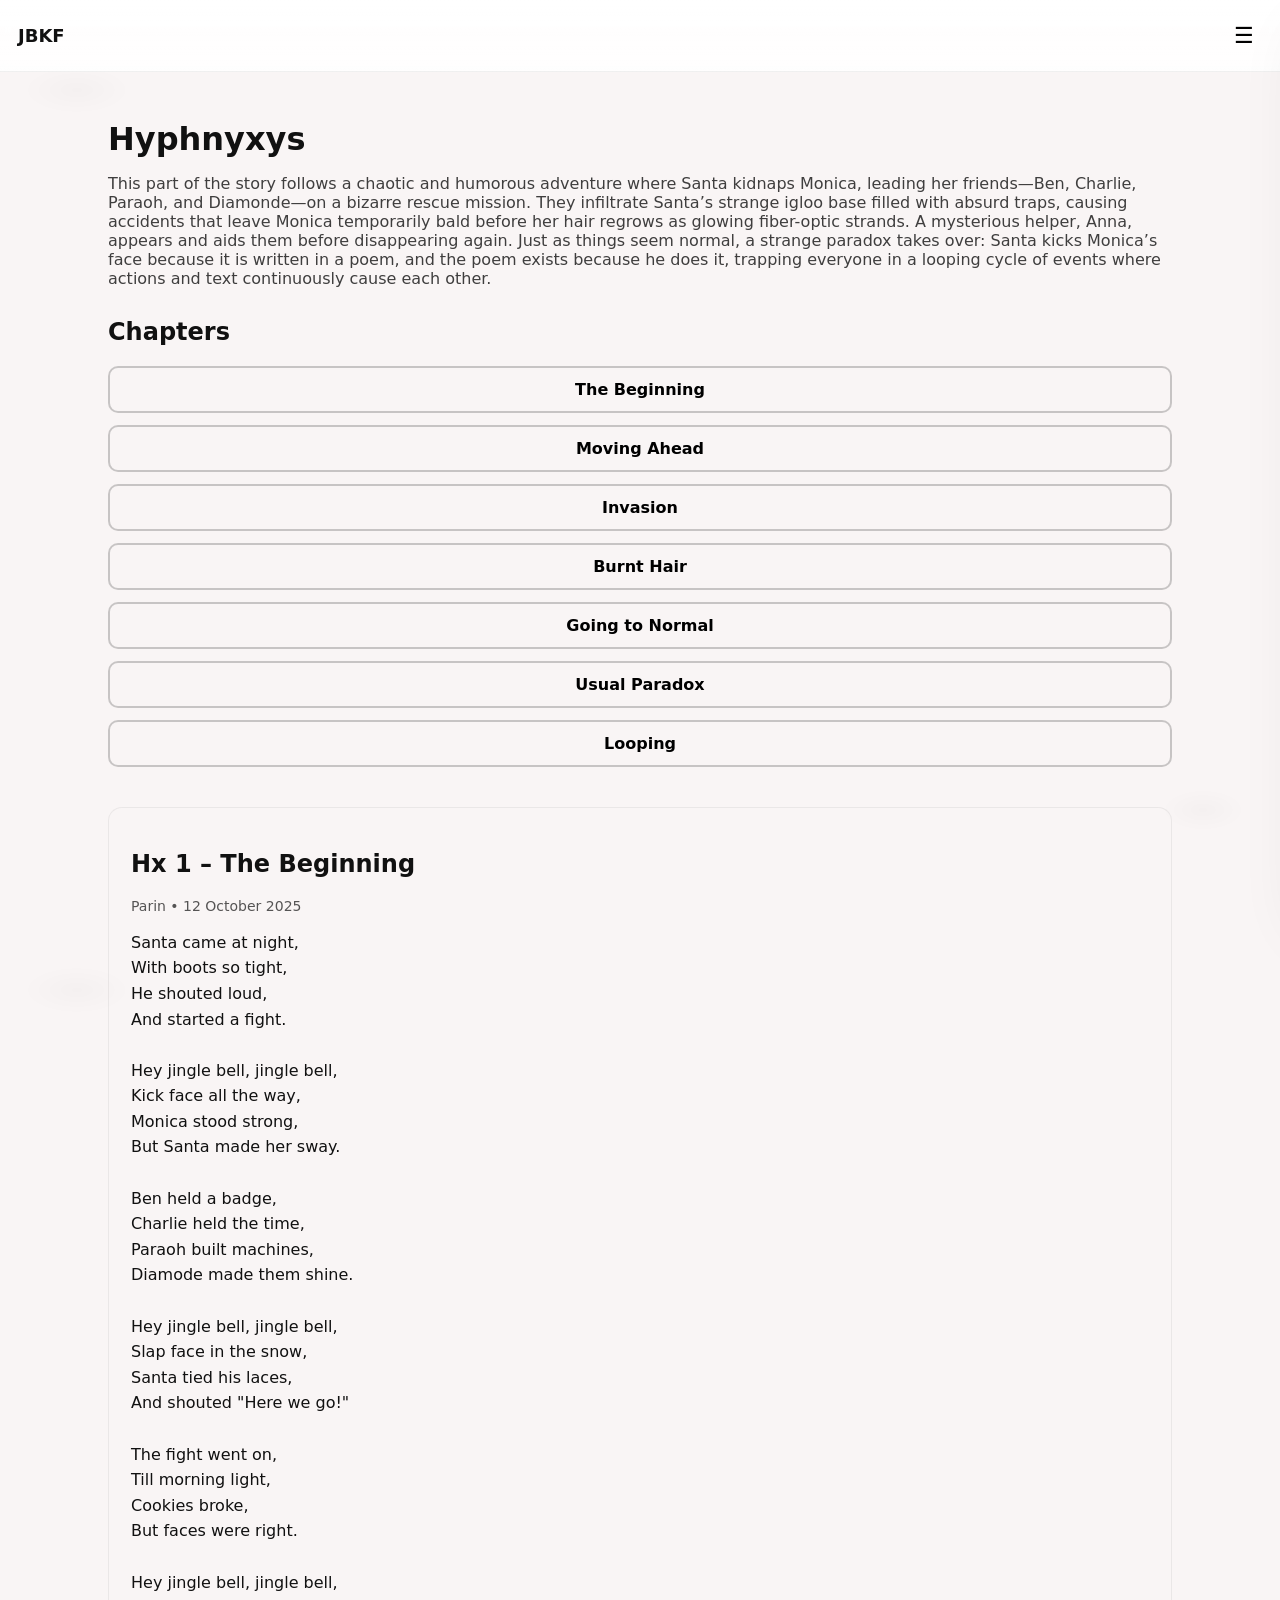
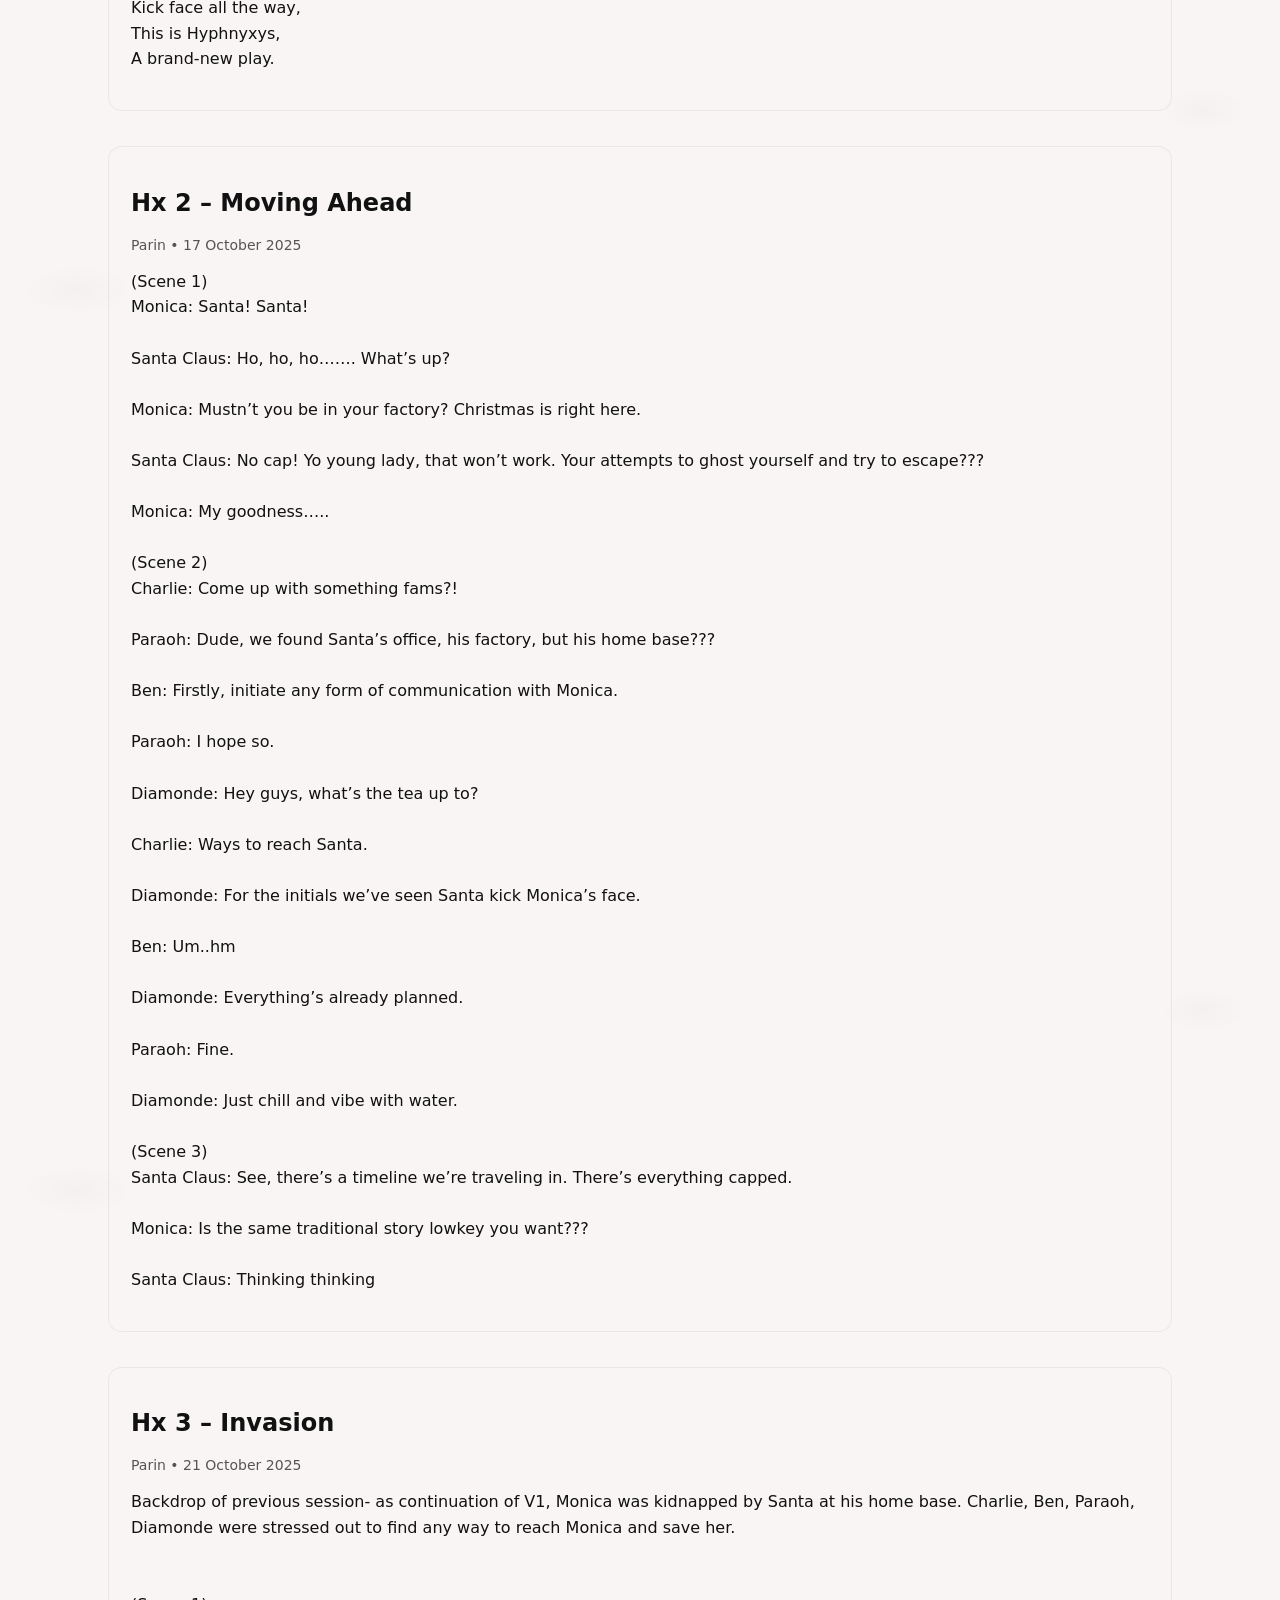
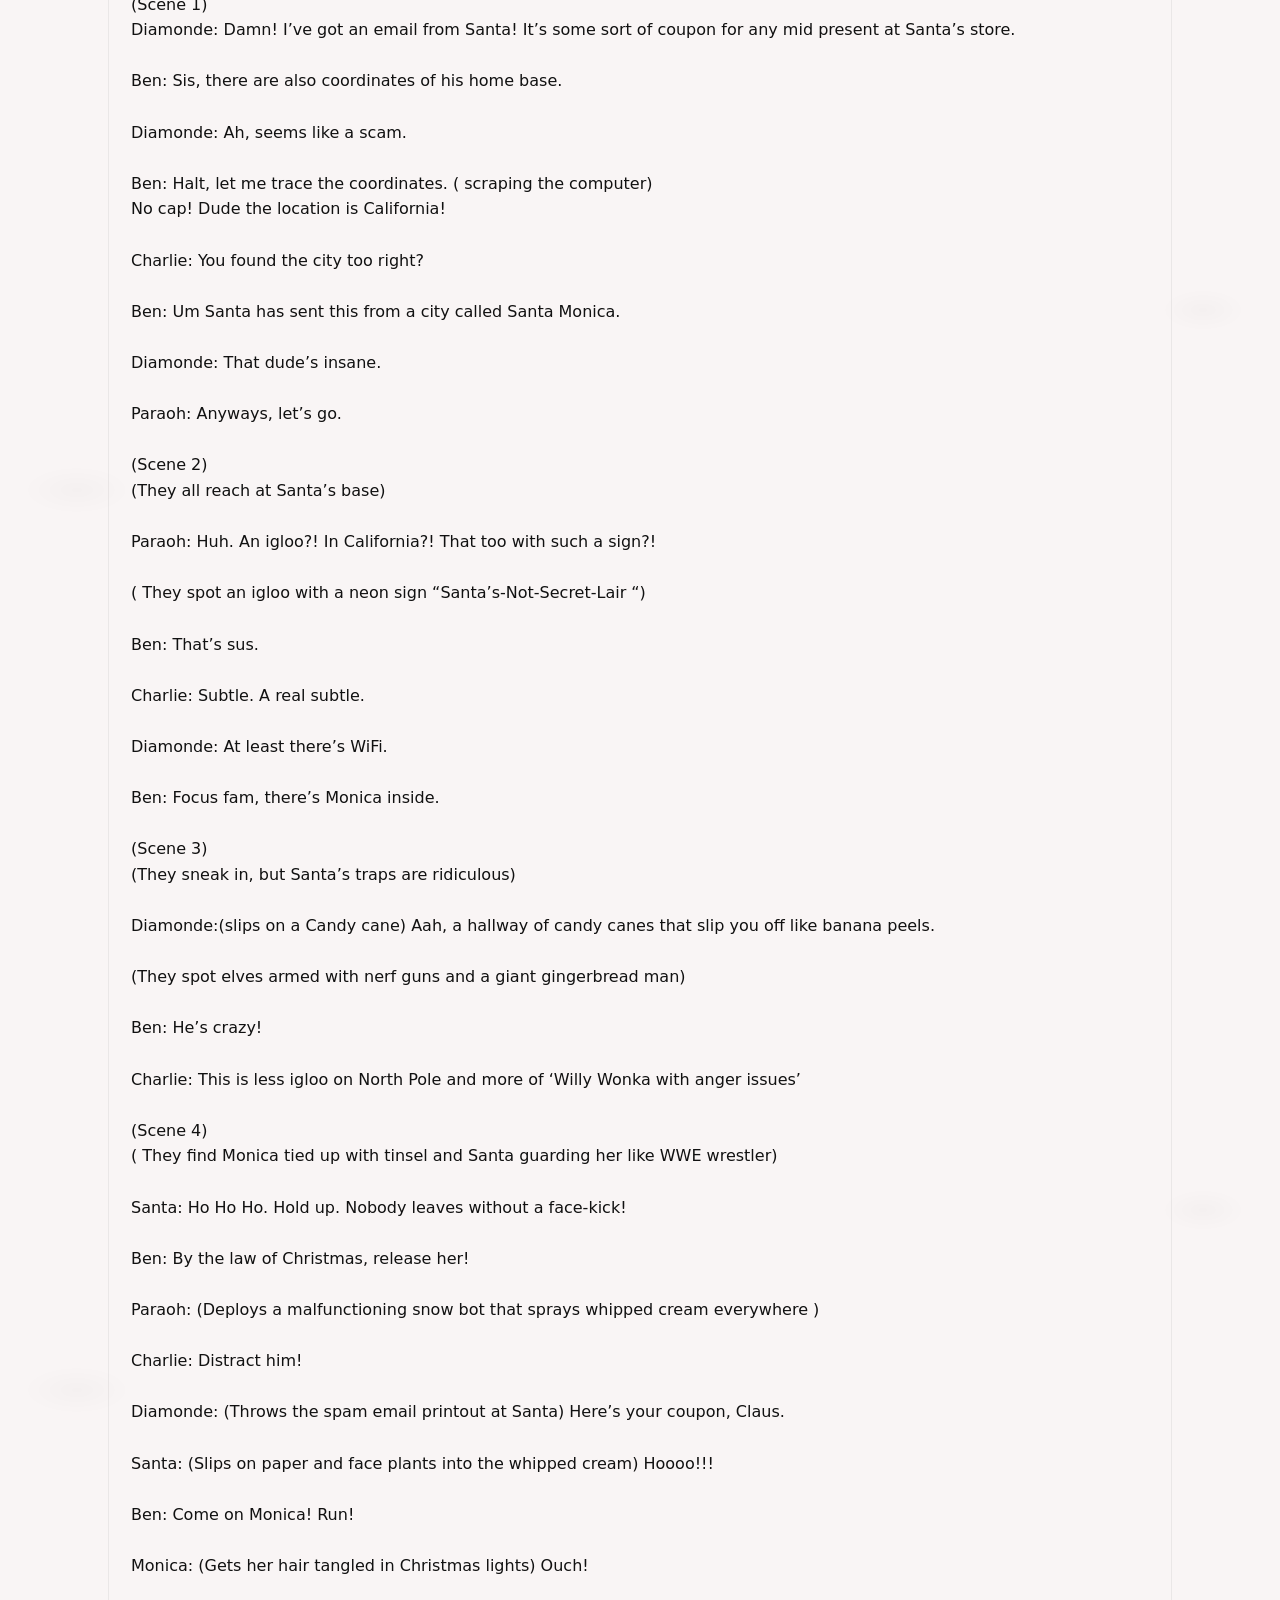
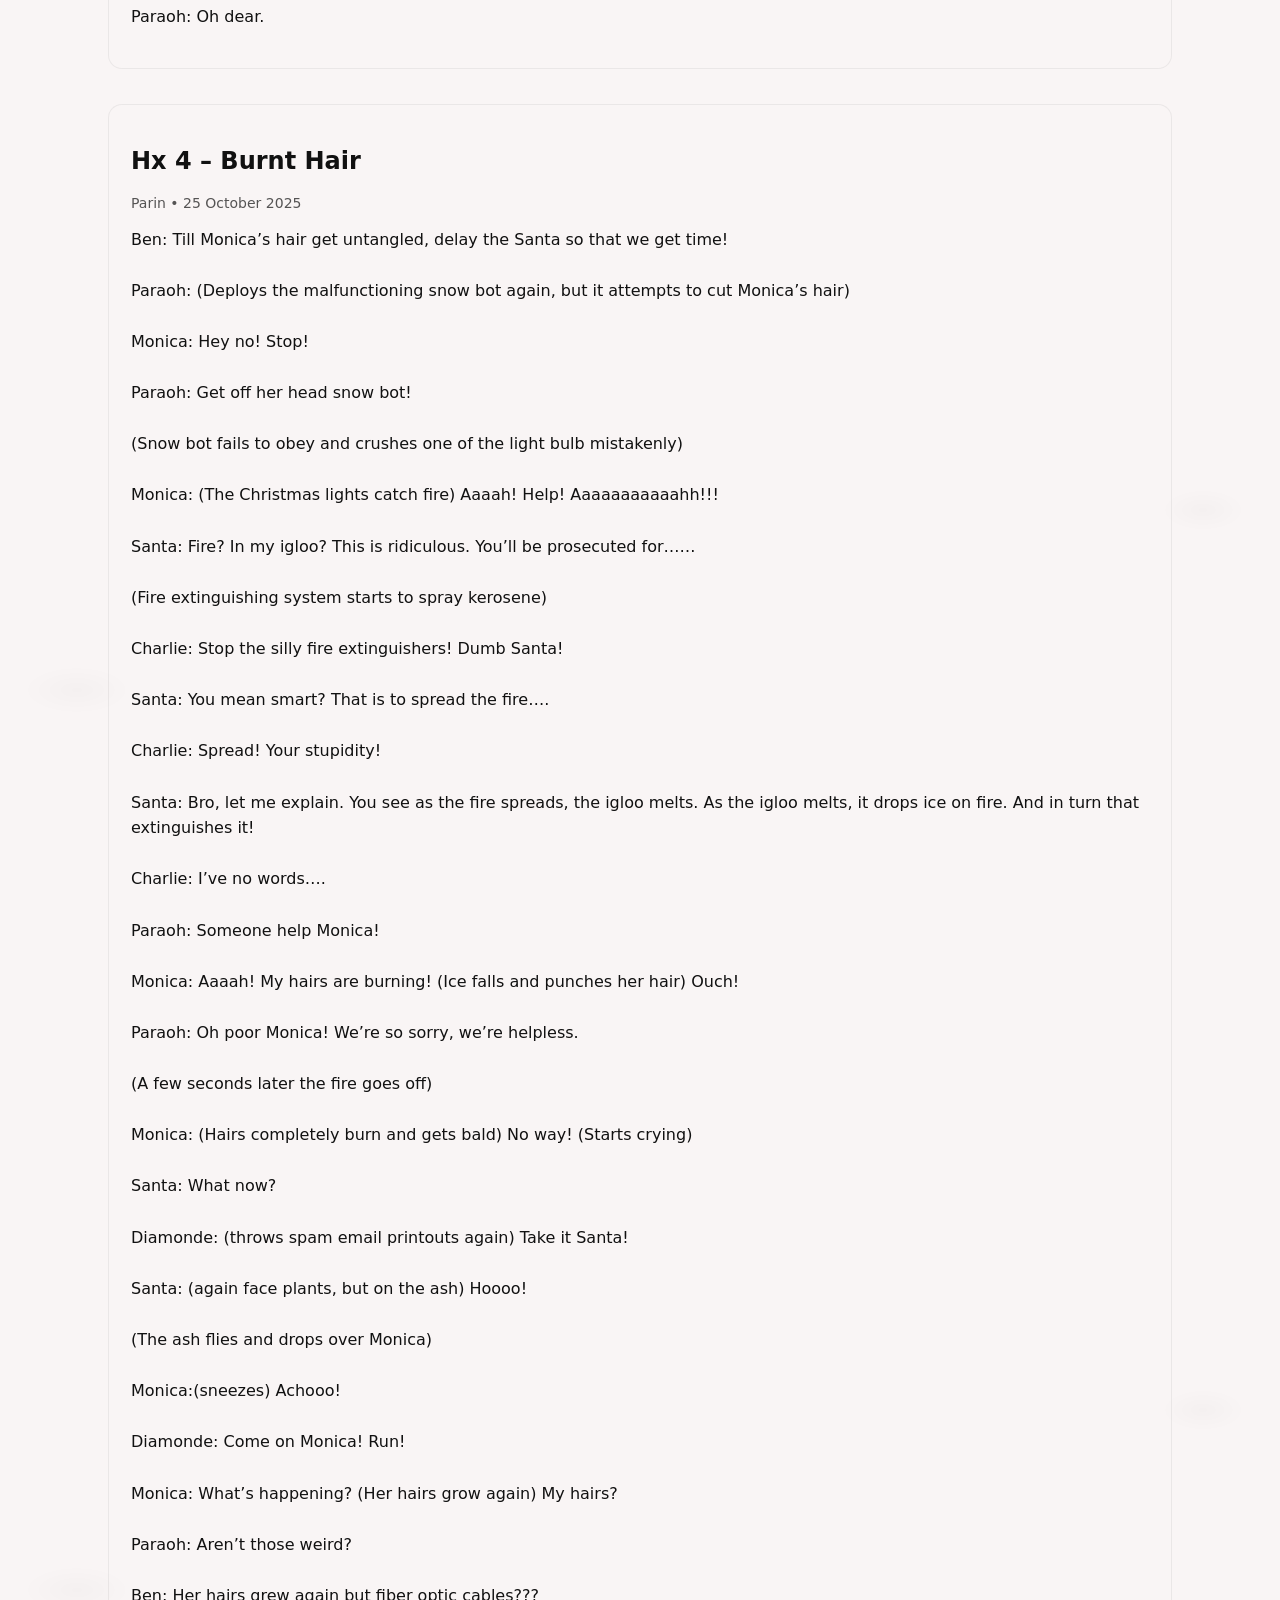
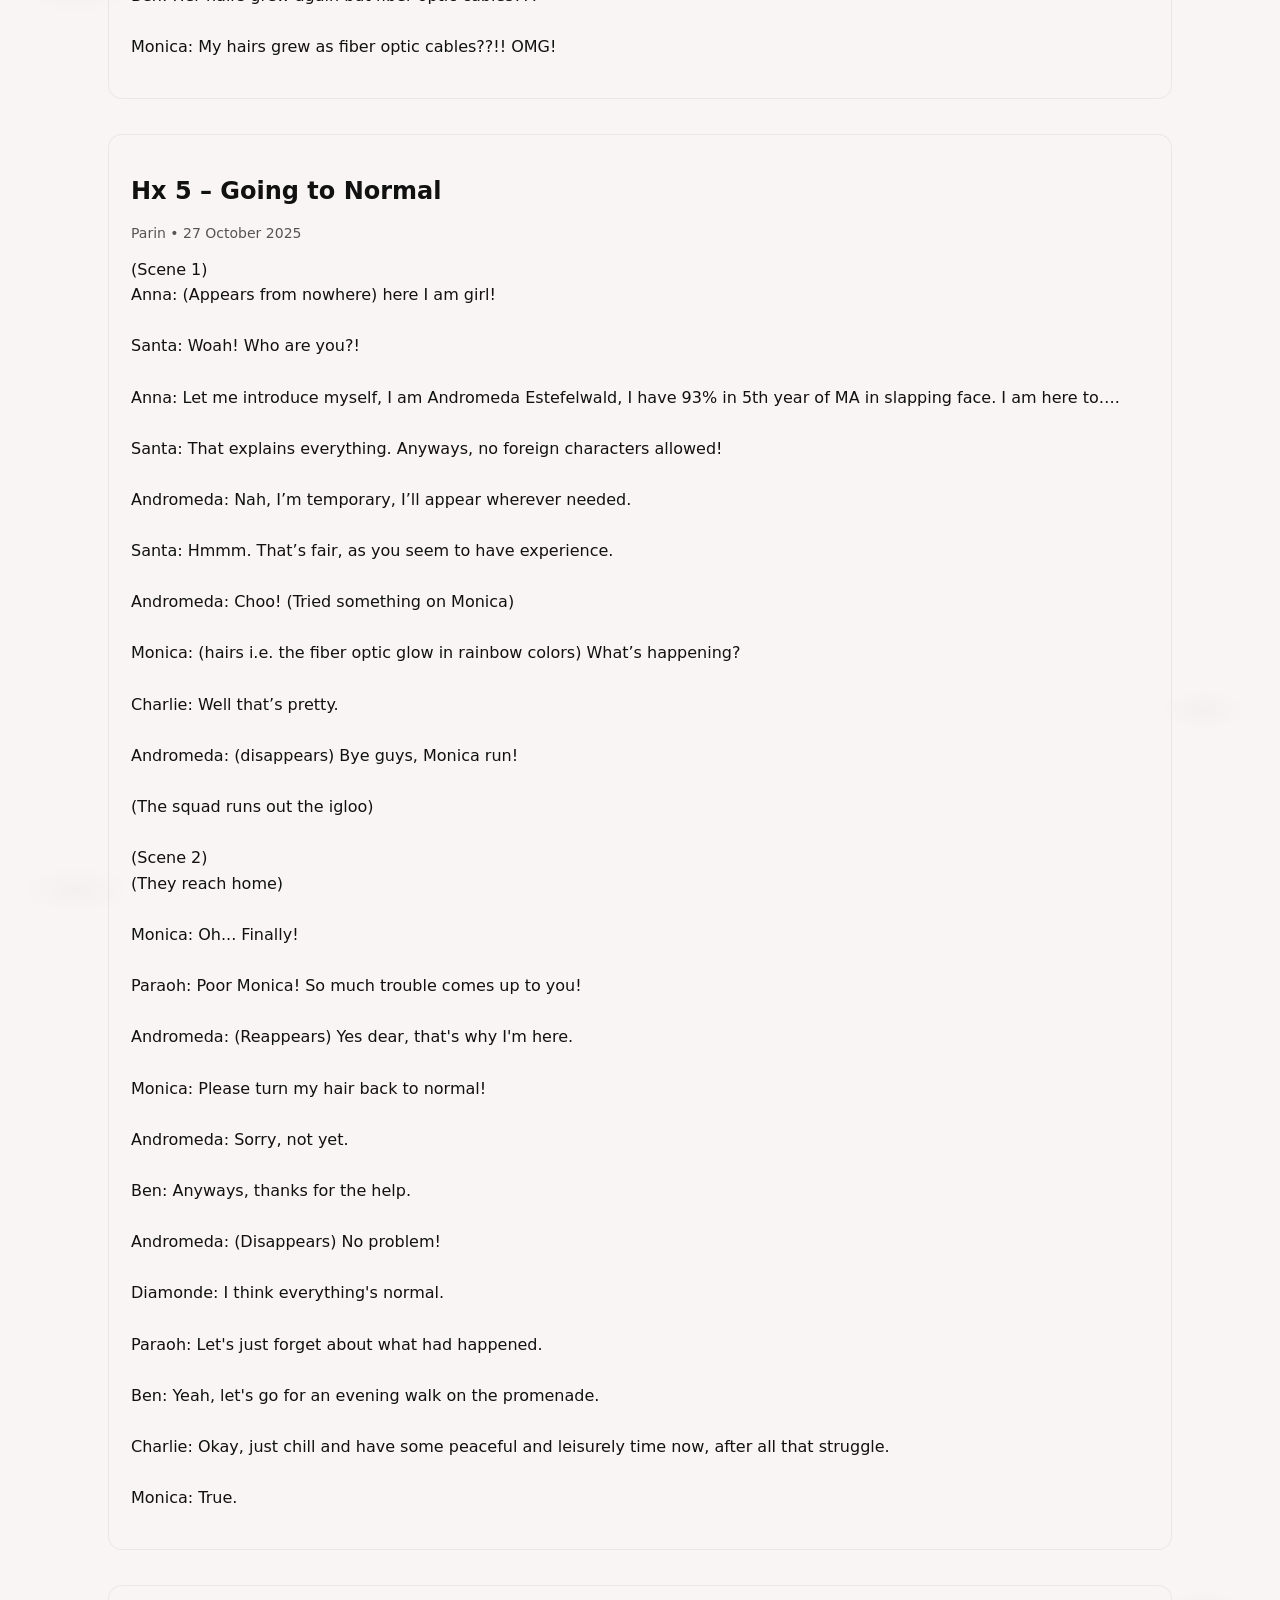
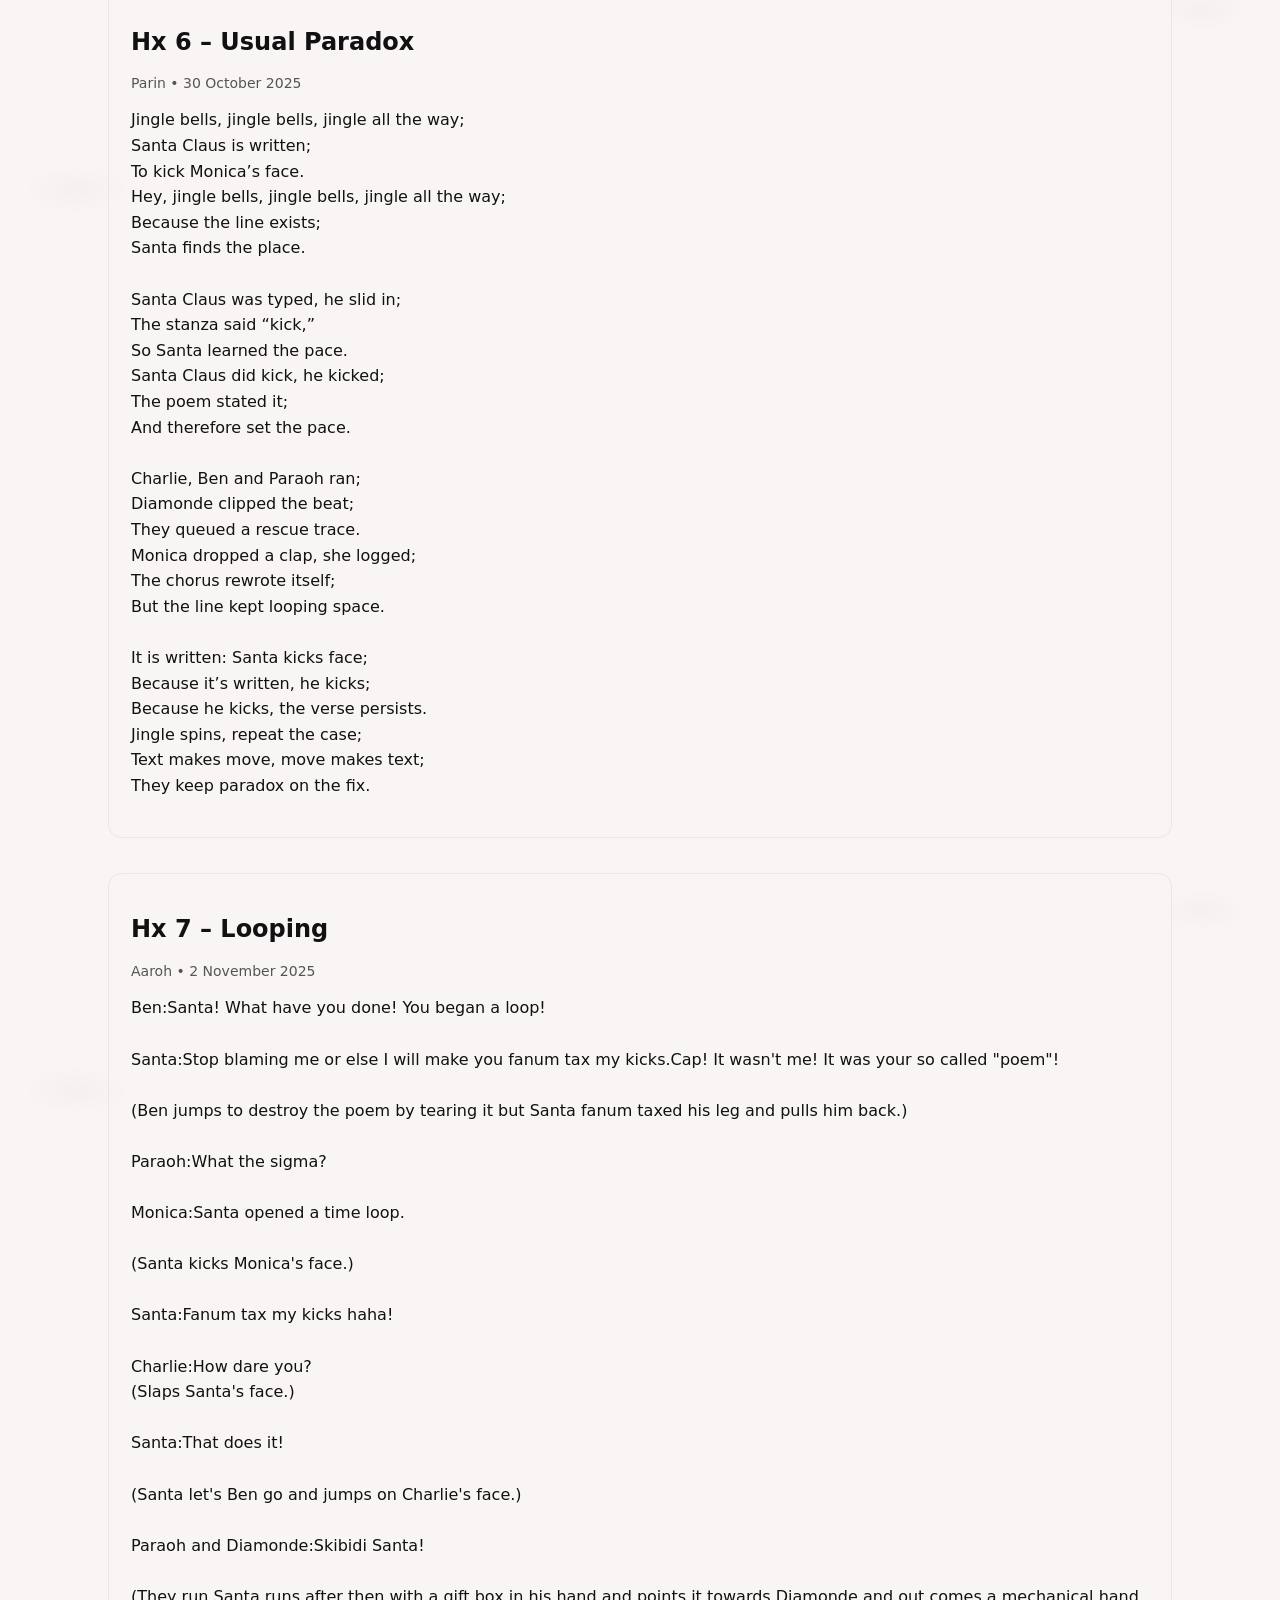
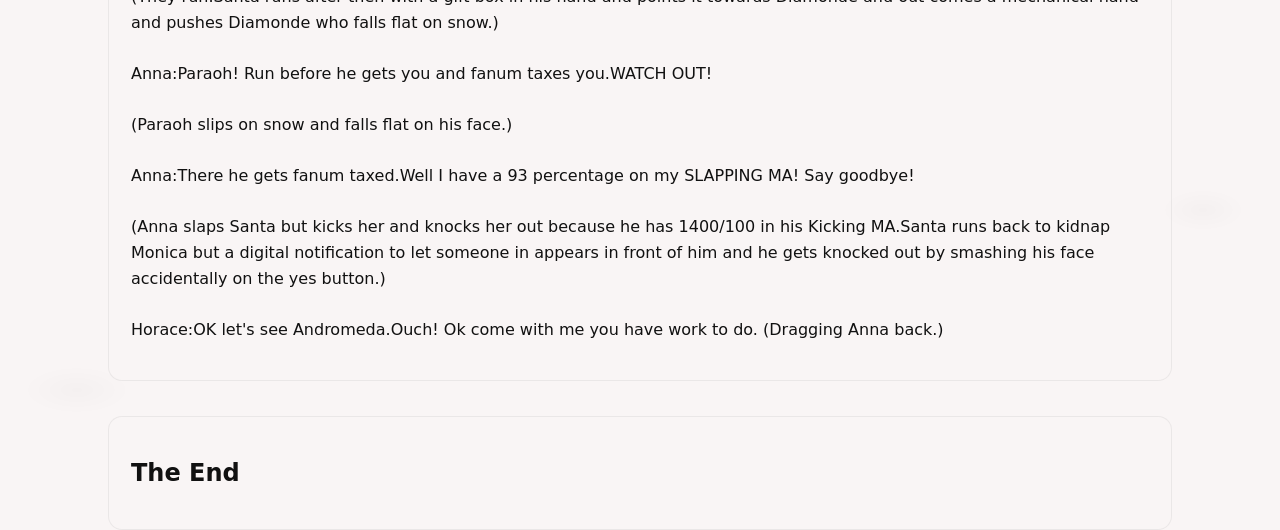
<file: series/hyphnyxys.html>
<!doctype html>
<html lang="en">
<head>
<meta charset="utf-8">
<meta name="viewport" content="width=device-width,initial-scale=1">

<title>JBKF – Hyphnyxys</title>

<link rel="stylesheet" href="../styles.css">

<style>

.page-title{
margin-bottom:10px;
}

.series-intro{
opacity:.8;
margin-bottom:30px;
}

.chapter-list{
display:flex;
flex-direction:column;
gap:12px;
margin-bottom:40px;
}

.chapter-list a{
display:block;
padding:10px;
background:rgba(255,255,255,0.06);
border-radius:10px;
text-align:center;
text-decoration:none;
color:black;
transition:.2s;
}

.chapter-list a:hover{
background:rgba(255,255,255,0.14);
}

.chapter-box{
background:rgba(255,255,255,0.06);
padding:22px;
border-radius:14px;
margin-bottom:35px;
}

.chapter-meta{
font-size:14px;
opacity:.7;
margin-bottom:15px;
}

pre{
white-space:pre-wrap;
line-height:1.6;
font-family:inherit;
}

.chapter-list a {
  display: block;
  padding: 12px;
  background: rgba(255,255,255,0.06);
  border: 2px solid rgba(0,0,0,0.2); /* adds visible boundary */
  border-radius: 10px;
  text-align: center;
  text-decoration: none;
  color: black;
  font-weight: 600;
  transition: 0.25s ease;
}

.chapter-list a:hover {
  background: rgba(255,255,255,0.14);
  border-color: rgba(0,0,0,0.4); /* darker border on hover */
  transform: scale(1.03); /* subtle zoom effect */
}


</style>

</head>

<body>

<header class="site-header">
<div class="brand">JBKF</div>
<button id="menuBtn" class="menu-btn">☰</button>
</header>


<aside id="sideMenu" class="side-menu" aria-hidden="true">

<button id="menuCloseTop" class="menu-close-top">✕</button>

<ul class="menu-list">

<li><a href="../index.html">Home</a></li>
<li><a href="../archive.html">Archive</a></li>

</ul>

</aside>


<main class="container">

<h1 class="page-title">Hyphnyxys</h1>

<p class="series-intro">
This part of the story follows a chaotic and humorous adventure where Santa kidnaps Monica, leading her friends—Ben, Charlie, Paraoh, and Diamonde—on a bizarre rescue mission. They infiltrate Santa’s strange igloo base filled with absurd traps, causing accidents that leave Monica temporarily bald before her hair regrows as glowing fiber-optic strands. A mysterious helper, Anna, appears and aids them before disappearing again. Just as things seem normal, a strange paradox takes over: Santa kicks Monica’s face because it is written in a poem, and the poem exists because he does it, trapping everyone in a looping cycle of events where actions and text continuously cause each other.
</p>


<h2>Chapters</h2>

<div class="chapter-list">

<a href="#hx1">The Beginning</a>
<a href="#hx2">Moving Ahead</a>
<a href="#hx3">Invasion</a>
<a href="#hx4">Burnt Hair</a>
<a href="#hx5">Going to Normal</a>
<a href="#hx6">Usual Paradox</a>
<a href="#hx7">Looping</a>

</div>



<section id="hx1" class="chapter-box">

<h2>Hx 1 – The Beginning</h2>

<div class="chapter-meta">
Parin • 12 October 2025
</div>

<pre>
Santa came at night,
With boots so tight,
He shouted loud,
And started a fight.

Hey jingle bell, jingle bell,
Kick face all the way,
Monica stood strong,
But Santa made her sway.

Ben held a badge,
Charlie held the time,
Paraoh built machines,
Diamode made them shine.

Hey jingle bell, jingle bell,
Slap face in the snow,
Santa tied his laces,
And shouted "Here we go!"

The fight went on,
Till morning light,
Cookies broke,
But faces were right.

Hey jingle bell, jingle bell,
Kick face all the way,
This is Hyphnyxys,
A brand-new play.
</pre>

</section>



<section id="hx2" class="chapter-box">

<h2>Hx 2 – Moving Ahead</h2>

<div class="chapter-meta">
Parin • 17 October 2025
</div>

<pre>
(Scene 1)
Monica: Santa! Santa!

Santa Claus: Ho, ho, ho……. What’s up?

Monica: Mustn’t you be in your factory? Christmas is right here.

Santa Claus: No cap! Yo young lady, that won’t work. Your attempts to ghost yourself and try to escape???

Monica: My goodness…..

(Scene 2)
Charlie: Come up with something fams?!

Paraoh: Dude, we found Santa’s office, his factory, but his home base???

Ben: Firstly, initiate any form of communication with Monica.

Paraoh: I hope so.

Diamonde: Hey guys, what’s the tea up to?

Charlie: Ways to reach Santa.

Diamonde: For the initials we’ve seen Santa kick Monica’s face.

Ben: Um..hm

Diamonde: Everything’s already planned.

Paraoh: Fine.

Diamonde: Just chill and vibe with water.

(Scene 3)
Santa Claus: See, there’s a timeline we’re traveling in. There’s everything capped.

Monica: Is the same traditional story lowkey you want???

Santa Claus: Thinking thinking
</pre>

</section>



<section id="hx3" class="chapter-box">

<h2>Hx 3 – Invasion</h2>

<div class="chapter-meta">
Parin • 21 October 2025
</div>

<pre>
Backdrop of previous session- as continuation of V1, Monica was kidnapped by Santa at his home base. Charlie, Ben, Paraoh, Diamonde were stressed out to find any way to reach Monica and save her. 


(Scene 1)
Diamonde: Damn! I’ve got an email from Santa! It’s some sort of coupon for any mid present at Santa’s store. 

Ben: Sis, there are also coordinates of his home base. 

Diamonde: Ah, seems like a scam. 

Ben: Halt, let me trace the coordinates. ( scraping the computer)
No cap! Dude the location is California! 

Charlie: You found the city too right?

Ben: Um Santa has sent this from a city called Santa Monica. 

Diamonde: That dude’s insane. 

Paraoh: Anyways, let’s go. 

(Scene 2)
(They all reach at Santa’s base)

Paraoh: Huh. An igloo?! In California?! That too with such a sign?!

( They spot an igloo with a neon sign “Santa’s-Not-Secret-Lair “)

Ben: That’s sus. 

Charlie: Subtle. A real subtle. 

Diamonde: At least there’s WiFi. 

Ben: Focus fam, there’s Monica inside. 

(Scene 3)
(They sneak in, but Santa’s traps are ridiculous)

Diamonde:(slips on a Candy cane) Aah, a hallway of candy canes that slip you off like banana peels. 

(They spot elves armed with nerf guns and a giant gingerbread man)

Ben: He’s crazy!

Charlie: This is less igloo on North Pole and more of ‘Willy Wonka with anger issues’

(Scene 4)
( They find Monica tied up with tinsel and Santa guarding her like WWE wrestler)

Santa: Ho Ho Ho. Hold up. Nobody leaves without a face-kick!

Ben: By the law of Christmas, release her!

Paraoh: (Deploys a malfunctioning snow bot that sprays whipped cream everywhere )

Charlie: Distract him!

Diamonde: (Throws the spam email printout at Santa) Here’s your coupon, Claus. 

Santa: (Slips on paper and face plants into the whipped cream) Hoooo!!!

Ben: Come on Monica! Run!

Monica: (Gets her hair tangled in Christmas lights) Ouch!

Paraoh: Oh dear.
</pre>

</section>



<section id="hx4" class="chapter-box">

<h2>Hx 4 – Burnt Hair</h2>

<div class="chapter-meta">
Parin • 25 October 2025
</div>

<pre>
Ben: Till Monica’s hair get untangled, delay the Santa so that we get time!

Paraoh: (Deploys the malfunctioning snow bot again, but it attempts to cut Monica’s hair)

Monica: Hey no! Stop!

Paraoh: Get off her head snow bot! 

(Snow bot fails to obey and crushes one of the light bulb mistakenly)

Monica: (The Christmas lights catch fire) Aaaah! Help! Aaaaaaaaaaahh!!!

Santa: Fire? In my igloo? This is ridiculous. You’ll be prosecuted for……

(Fire extinguishing system starts to spray kerosene)

Charlie: Stop the silly fire extinguishers! Dumb Santa!

Santa: You mean smart? That is to spread the fire….

Charlie: Spread! Your stupidity!

Santa: Bro, let me explain. You see as the fire spreads, the igloo melts. As the igloo melts, it drops ice on fire. And in turn that extinguishes it!

Charlie: I’ve no words….

Paraoh: Someone help Monica!

Monica: Aaaah! My hairs are burning! (Ice falls and punches her hair) Ouch!

Paraoh: Oh poor Monica! We’re so sorry, we’re helpless. 

(A few seconds later the fire goes off)

Monica: (Hairs completely burn and gets bald) No way! (Starts crying)

Santa: What now?

Diamonde: (throws spam email printouts again) Take it Santa!

Santa: (again face plants, but on the ash) Hoooo!

(The ash flies and drops over Monica)

Monica:(sneezes) Achooo!

Diamonde: Come on Monica! Run!

Monica: What’s happening? (Her hairs grow again) My hairs?

Paraoh: Aren’t those weird?

Ben: Her hairs grew again but fiber optic cables??? 

Monica: My hairs grew as fiber optic cables??!! OMG!
</pre>

</section>



<section id="hx5" class="chapter-box">

<h2>Hx 5 – Going to Normal</h2>

<div class="chapter-meta">
Parin • 27 October 2025
</div>

<pre>
(Scene 1)
Anna: (Appears from nowhere) here I am girl! 

Santa: Woah! Who are you?!

Anna: Let me introduce myself, I am Andromeda Estefelwald, I have 93% in 5th year of MA in slapping face. I am here to….

Santa: That explains everything. Anyways, no foreign characters allowed!

Andromeda: Nah, I’m temporary, I’ll appear wherever needed. 

Santa: Hmmm. That’s fair, as you seem to have experience. 

Andromeda: Choo! (Tried something on Monica)

Monica: (hairs i.e. the fiber optic glow in rainbow colors) What’s happening?

Charlie: Well that’s pretty.

Andromeda: (disappears) Bye guys, Monica run! 

(The squad runs out the igloo) 

(Scene 2)
(They reach home) 

Monica: Oh... Finally!

Paraoh: Poor Monica! So much trouble comes up to you!

Andromeda: (Reappears) Yes dear, that's why I'm here.

Monica: Please turn my hair back to normal!

Andromeda: Sorry, not yet.

Ben: Anyways, thanks for the help.

Andromeda: (Disappears) No problem!

Diamonde: I think everything's normal.

Paraoh: Let's just forget about what had happened.

Ben: Yeah, let's go for an evening walk on the promenade.

Charlie: Okay, just chill and have some peaceful and leisurely time now, after all that struggle.

Monica: True.
</pre>

</section>



<section id="hx6" class="chapter-box">

<h2>Hx 6 – Usual Paradox</h2>

<div class="chapter-meta">
Parin • 30 October 2025
</div>

<pre>
Jingle bells, jingle bells, jingle all the way;  
Santa Claus is written;  
To kick Monica’s face.  
Hey, jingle bells, jingle bells, jingle all the way;  
Because the line exists;  
Santa finds the place.  

Santa Claus was typed, he slid in;  
The stanza said “kick,”  
So Santa learned the pace.  
Santa Claus did kick, he kicked;  
The poem stated it;  
And therefore set the pace.  

Charlie, Ben and Paraoh ran;  
Diamonde clipped the beat;  
They queued a rescue trace.  
Monica dropped a clap, she logged;  
The chorus rewrote itself;  
But the line kept looping space.  

It is written: Santa kicks face;  
Because it’s written, he kicks;  
Because he kicks, the verse persists.  
Jingle spins, repeat the case;  
Text makes move, move makes text;  
They keep paradox on the fix.
</pre>

</section>



<section id="hx7" class="chapter-box">

<h2>Hx 7 – Looping</h2>

<div class="chapter-meta">
Aaroh • 2 November 2025
</div>

<pre>
Ben:Santa! What have you done! You began a loop!

Santa:Stop blaming me or else I will make you fanum tax my kicks.Cap! It wasn't me! It was your so called "poem"!

(Ben jumps to destroy the poem by tearing it but Santa fanum taxed his leg and pulls him back.)

Paraoh:What the sigma?

Monica:Santa opened a time loop.

(Santa kicks Monica's face.)

Santa:Fanum tax my kicks haha!

Charlie:How dare you? 
(Slaps Santa's face.)

Santa:That does it!

(Santa let's Ben go and jumps on Charlie's face.)

Paraoh and Diamonde:Skibidi Santa!

(They run.Santa runs after then with a gift box in his hand and points it towards Diamonde and out comes a mechanical hand and pushes Diamonde who falls flat on snow.)

Anna:Paraoh! Run before he gets you and fanum taxes you.WATCH OUT!

(Paraoh slips on snow and falls flat on his face.)

Anna:There he gets fanum taxed.Well I have a 93 percentage on my SLAPPING MA! Say goodbye!

(Anna slaps Santa but kicks her and knocks her out because he has 1400/100 in his Kicking MA.Santa runs back to kidnap Monica but a digital notification to let someone in appears in front of him and he gets knocked out by smashing his face accidentally on the yes button.)

Horace:OK let's see Andromeda.Ouch! Ok come with me you have work to do. (Dragging Anna back.)
</pre>

</section>



<section class="chapter-box">

<h2>The End</h2>

</section>


</main>

<script src="../menu.js"></script>

</body>
</html>
</file>
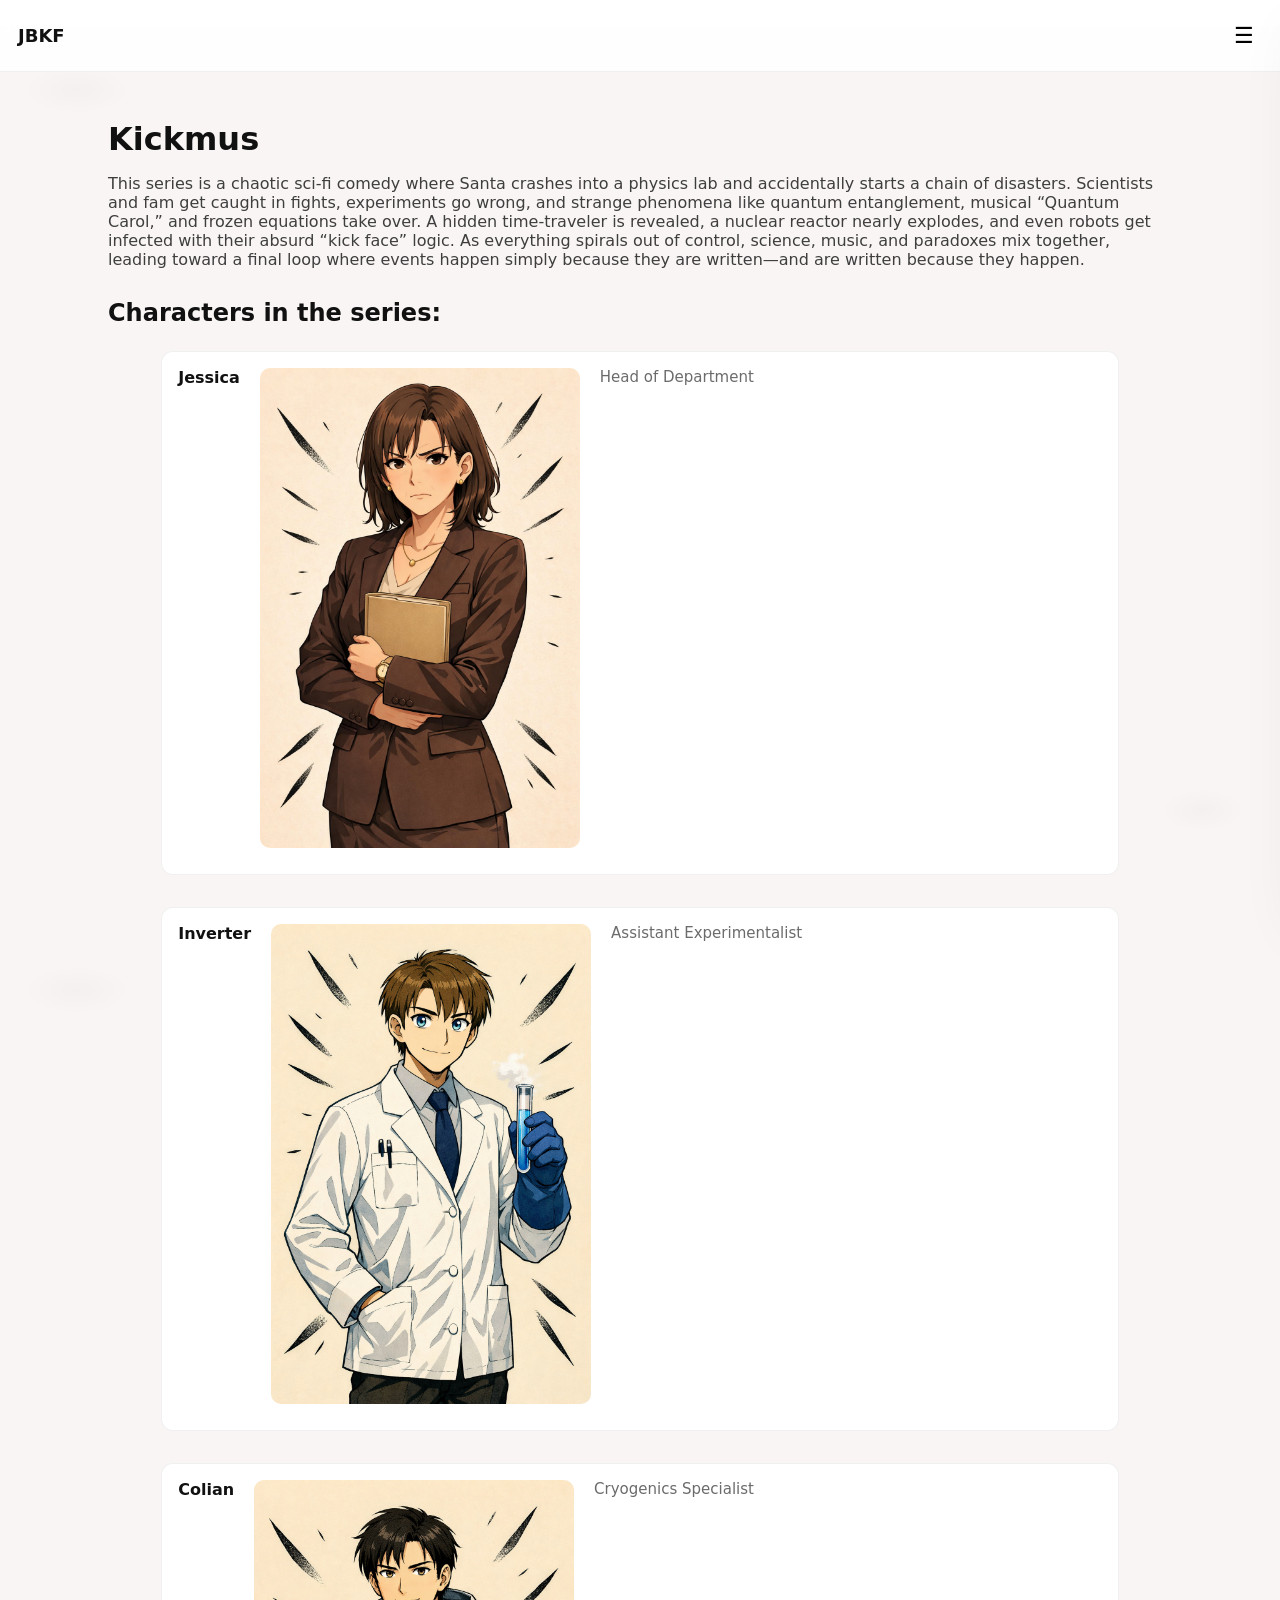
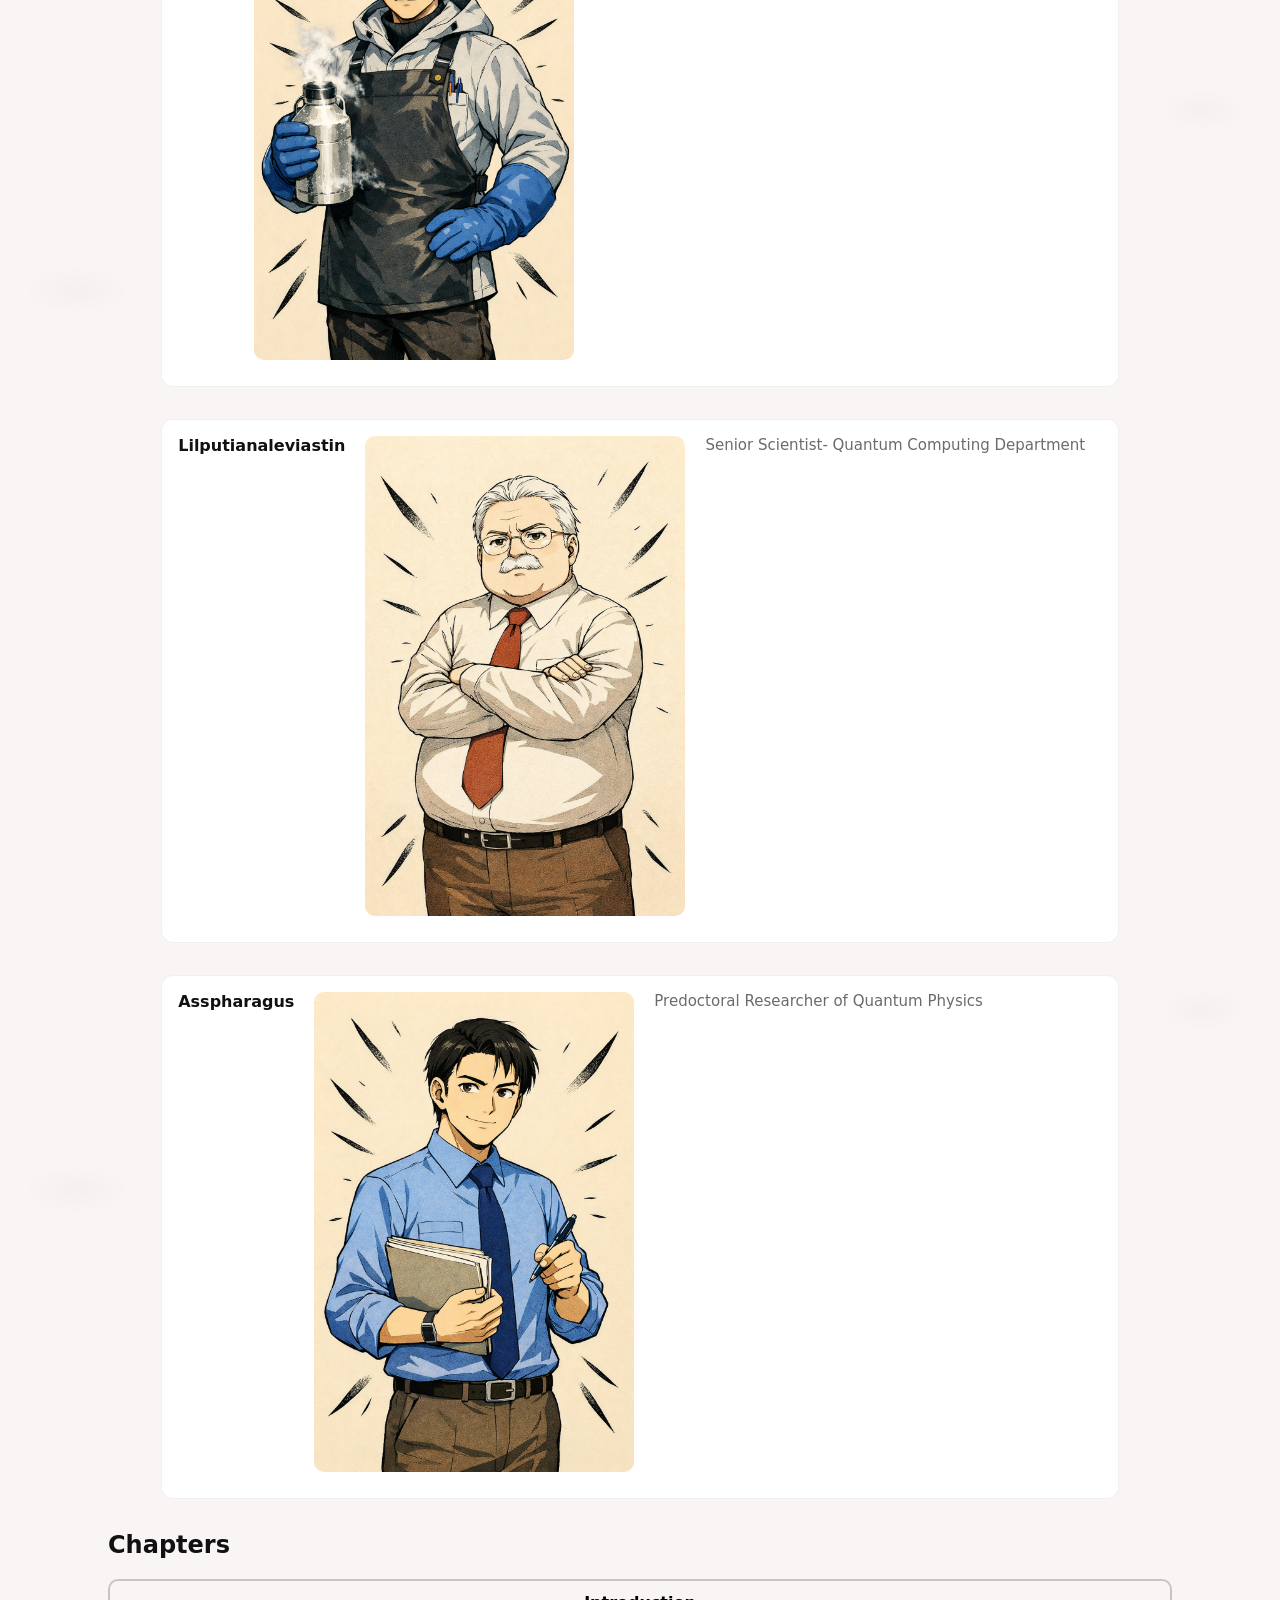
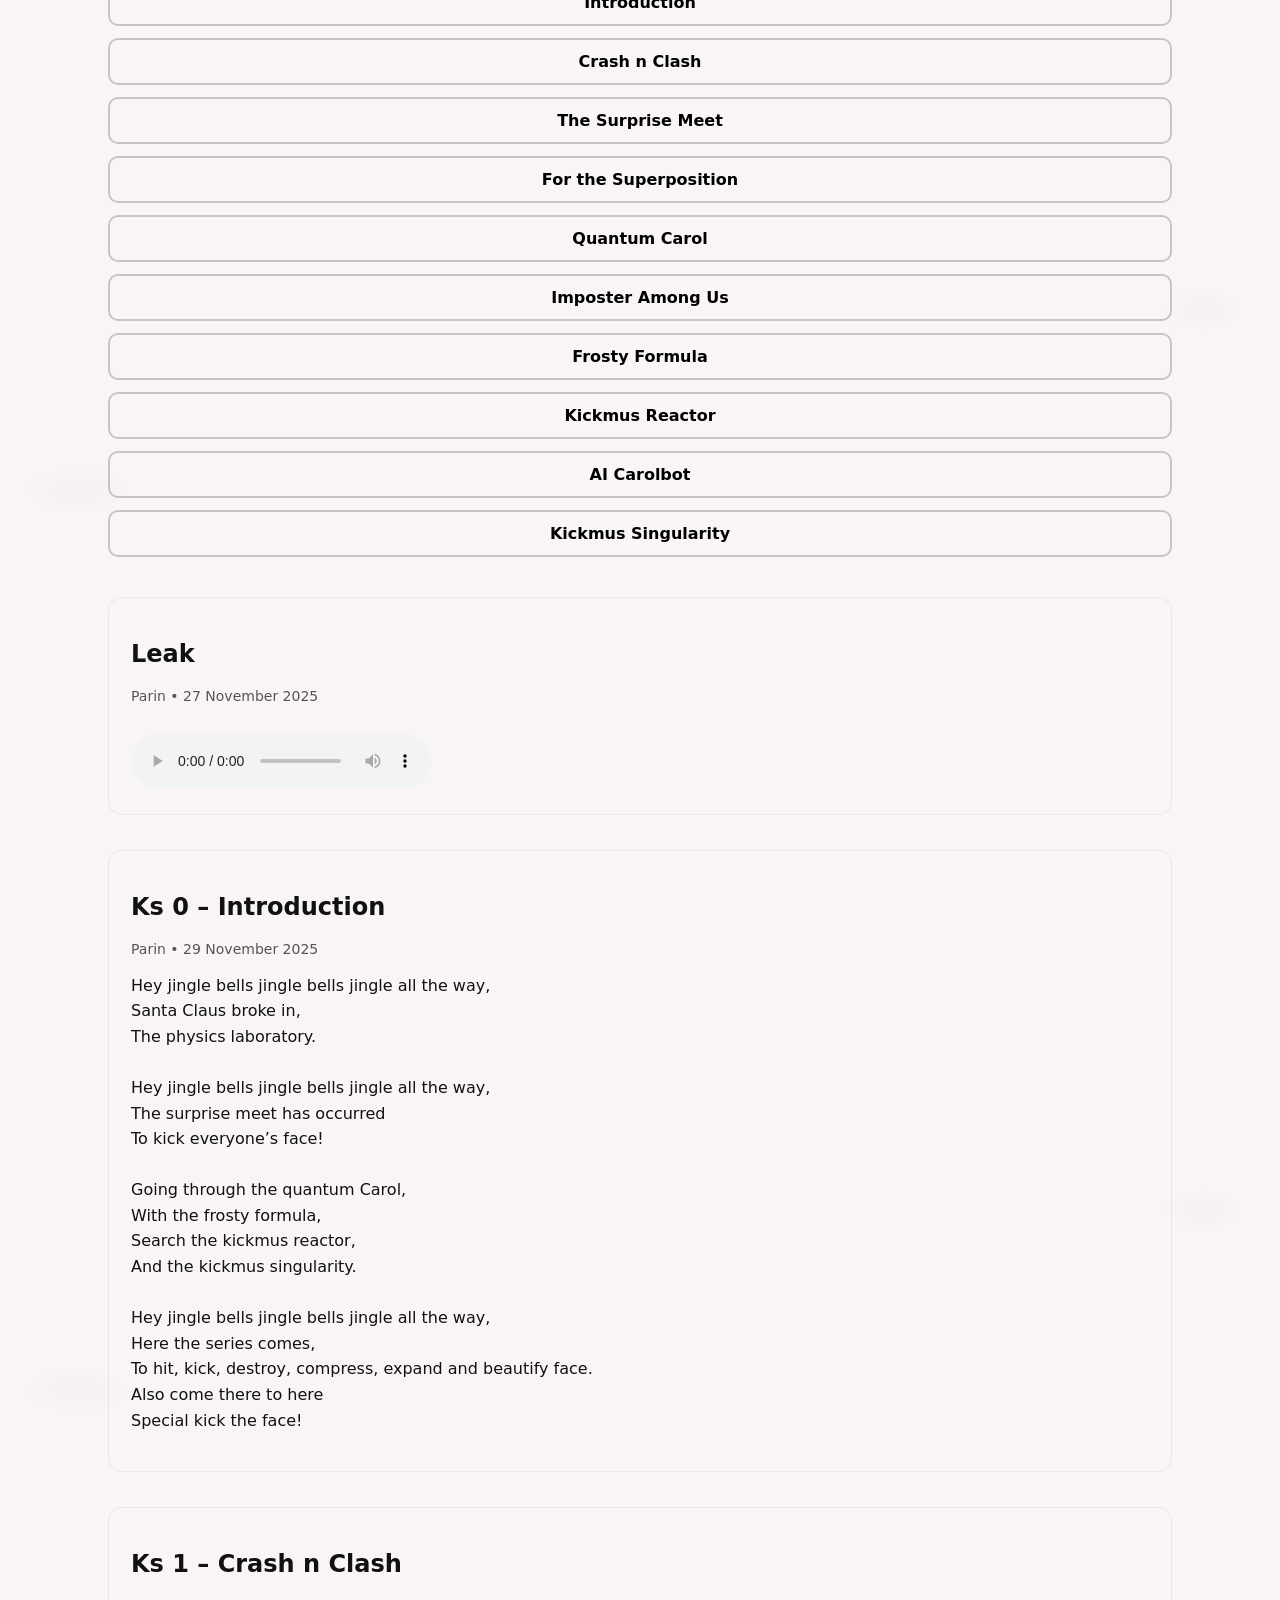
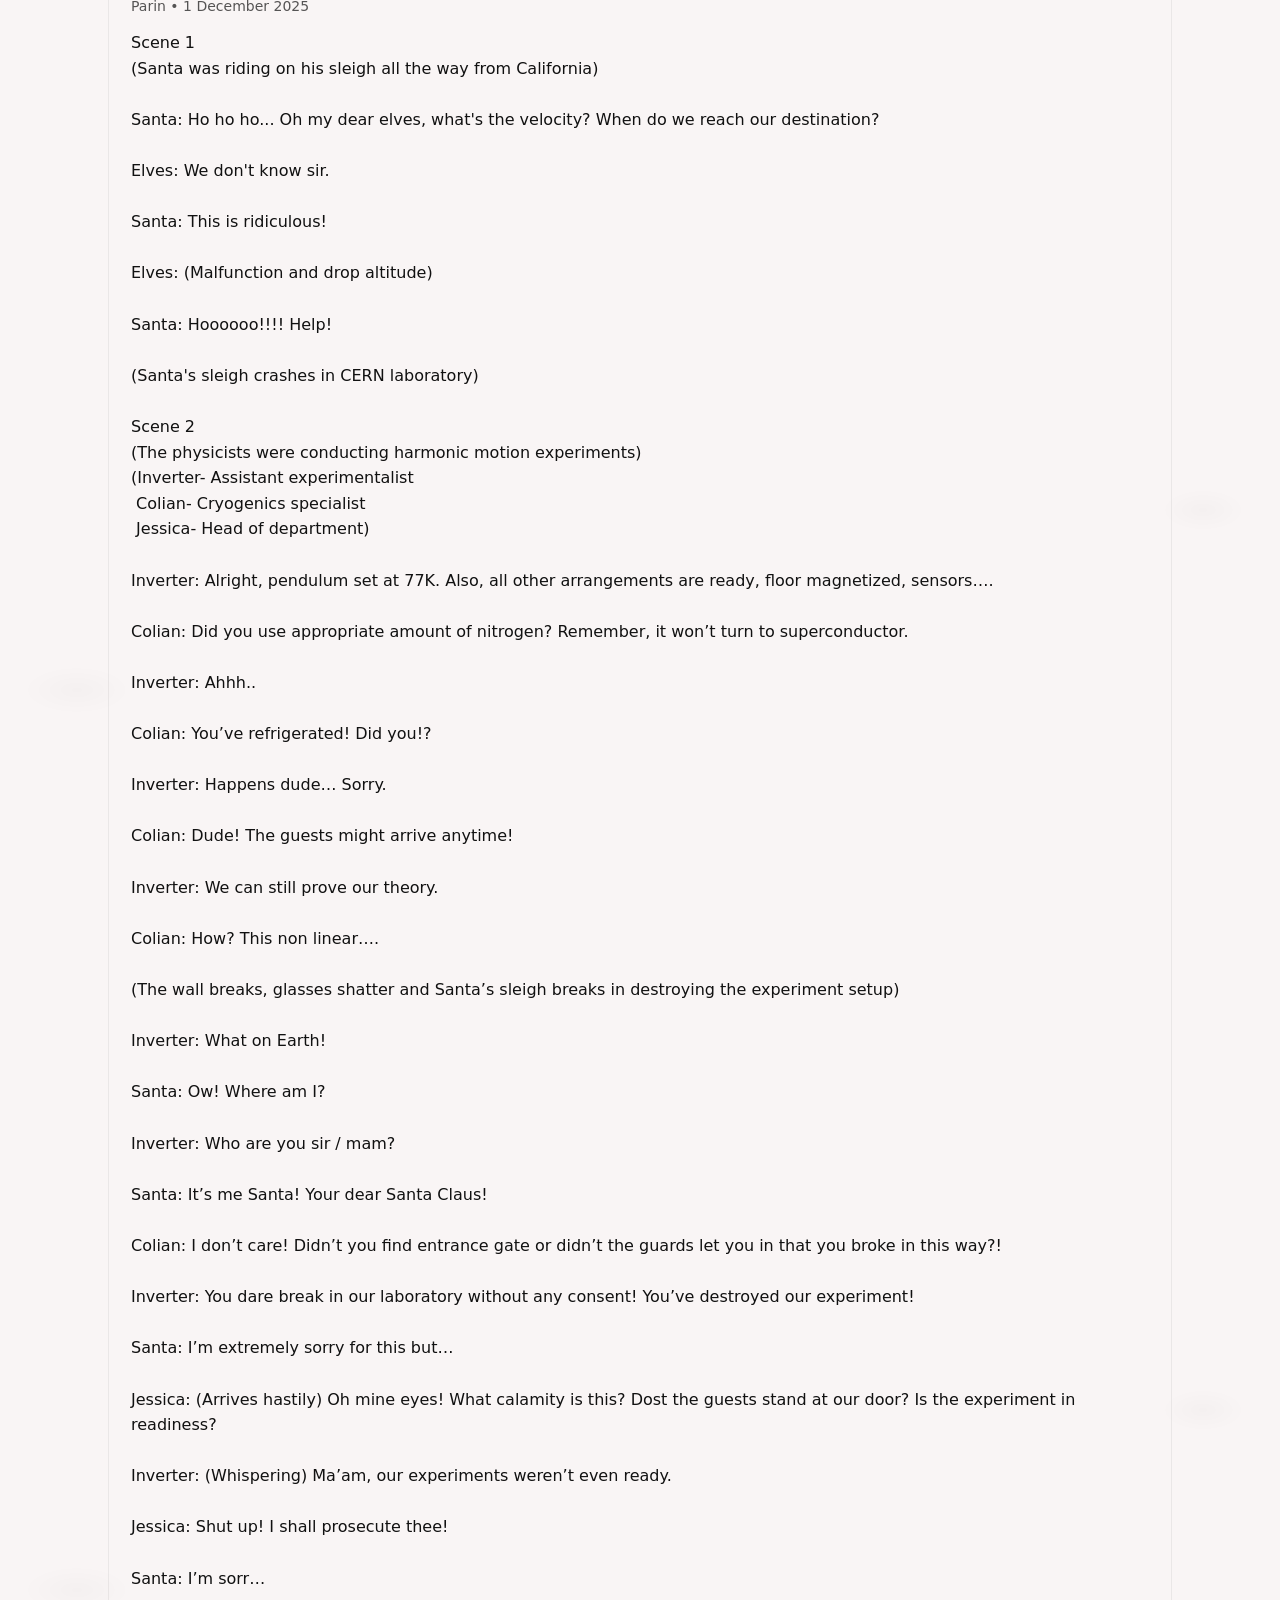
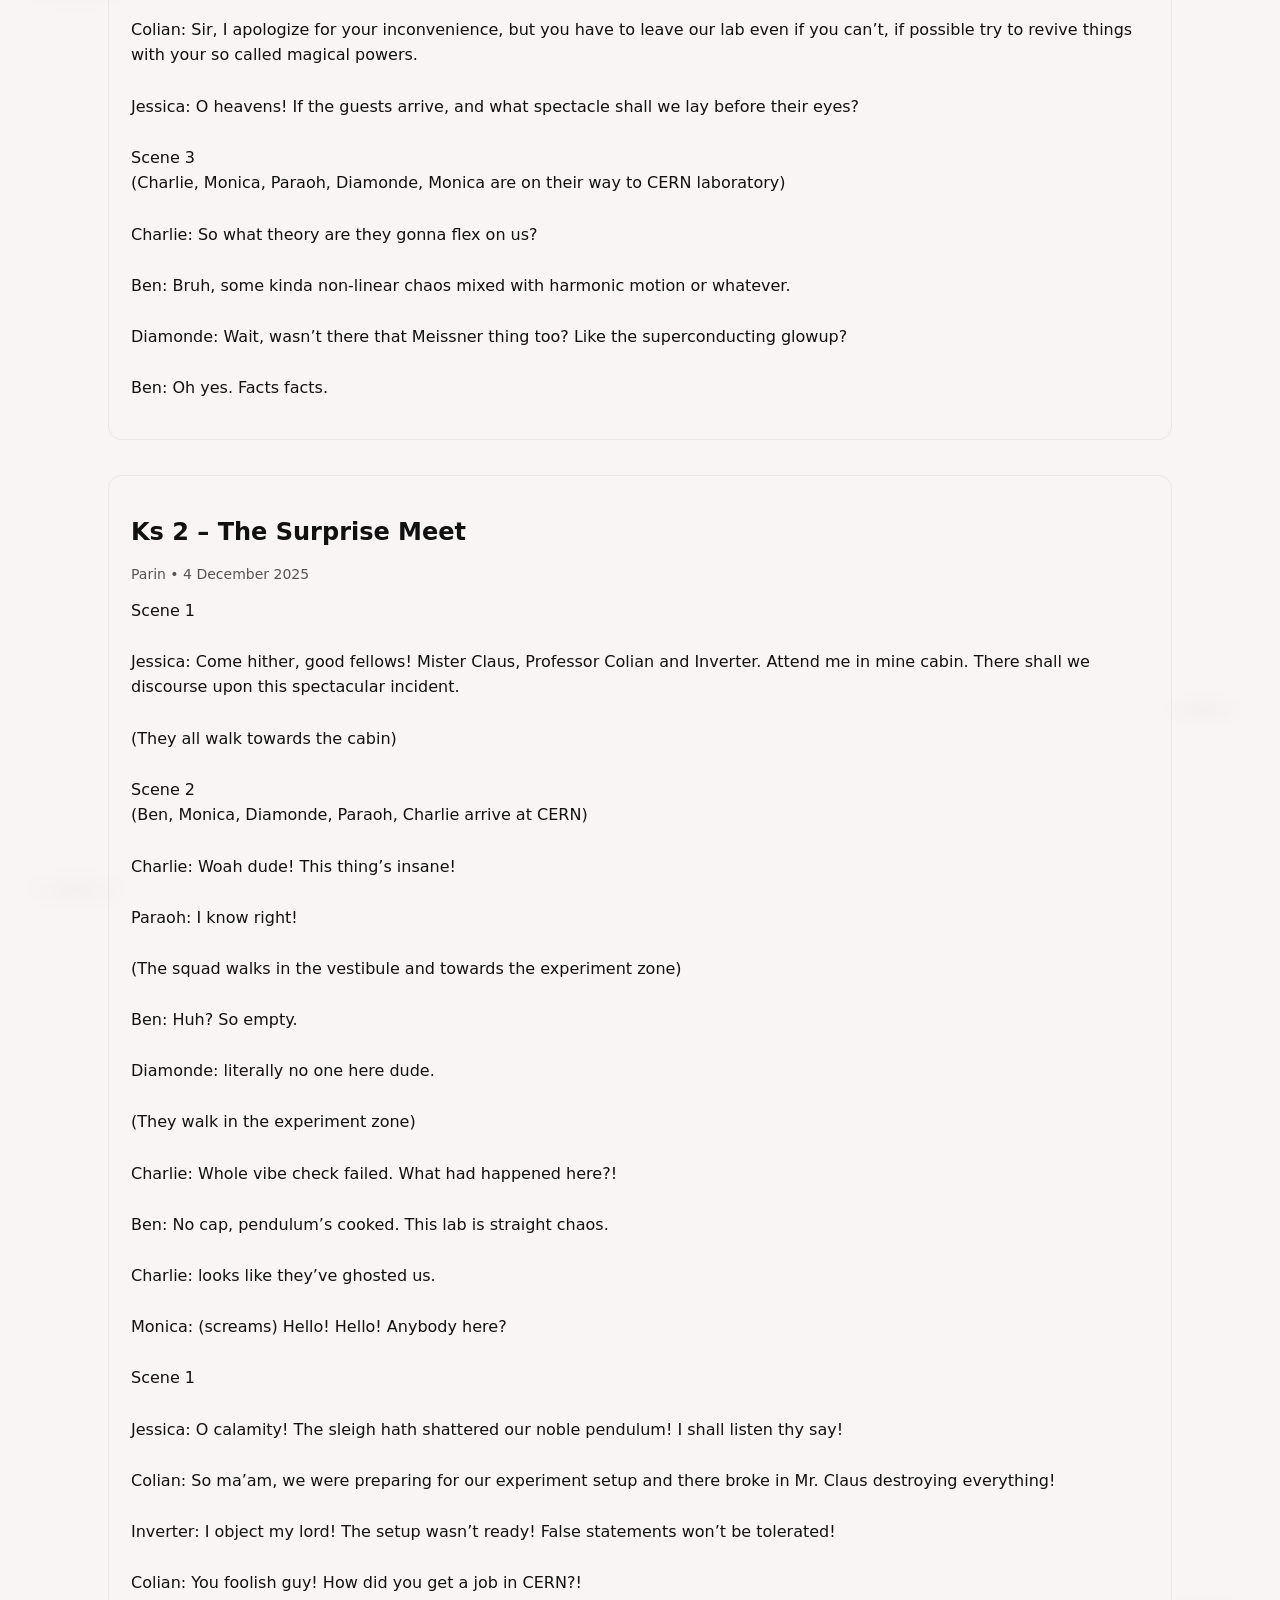
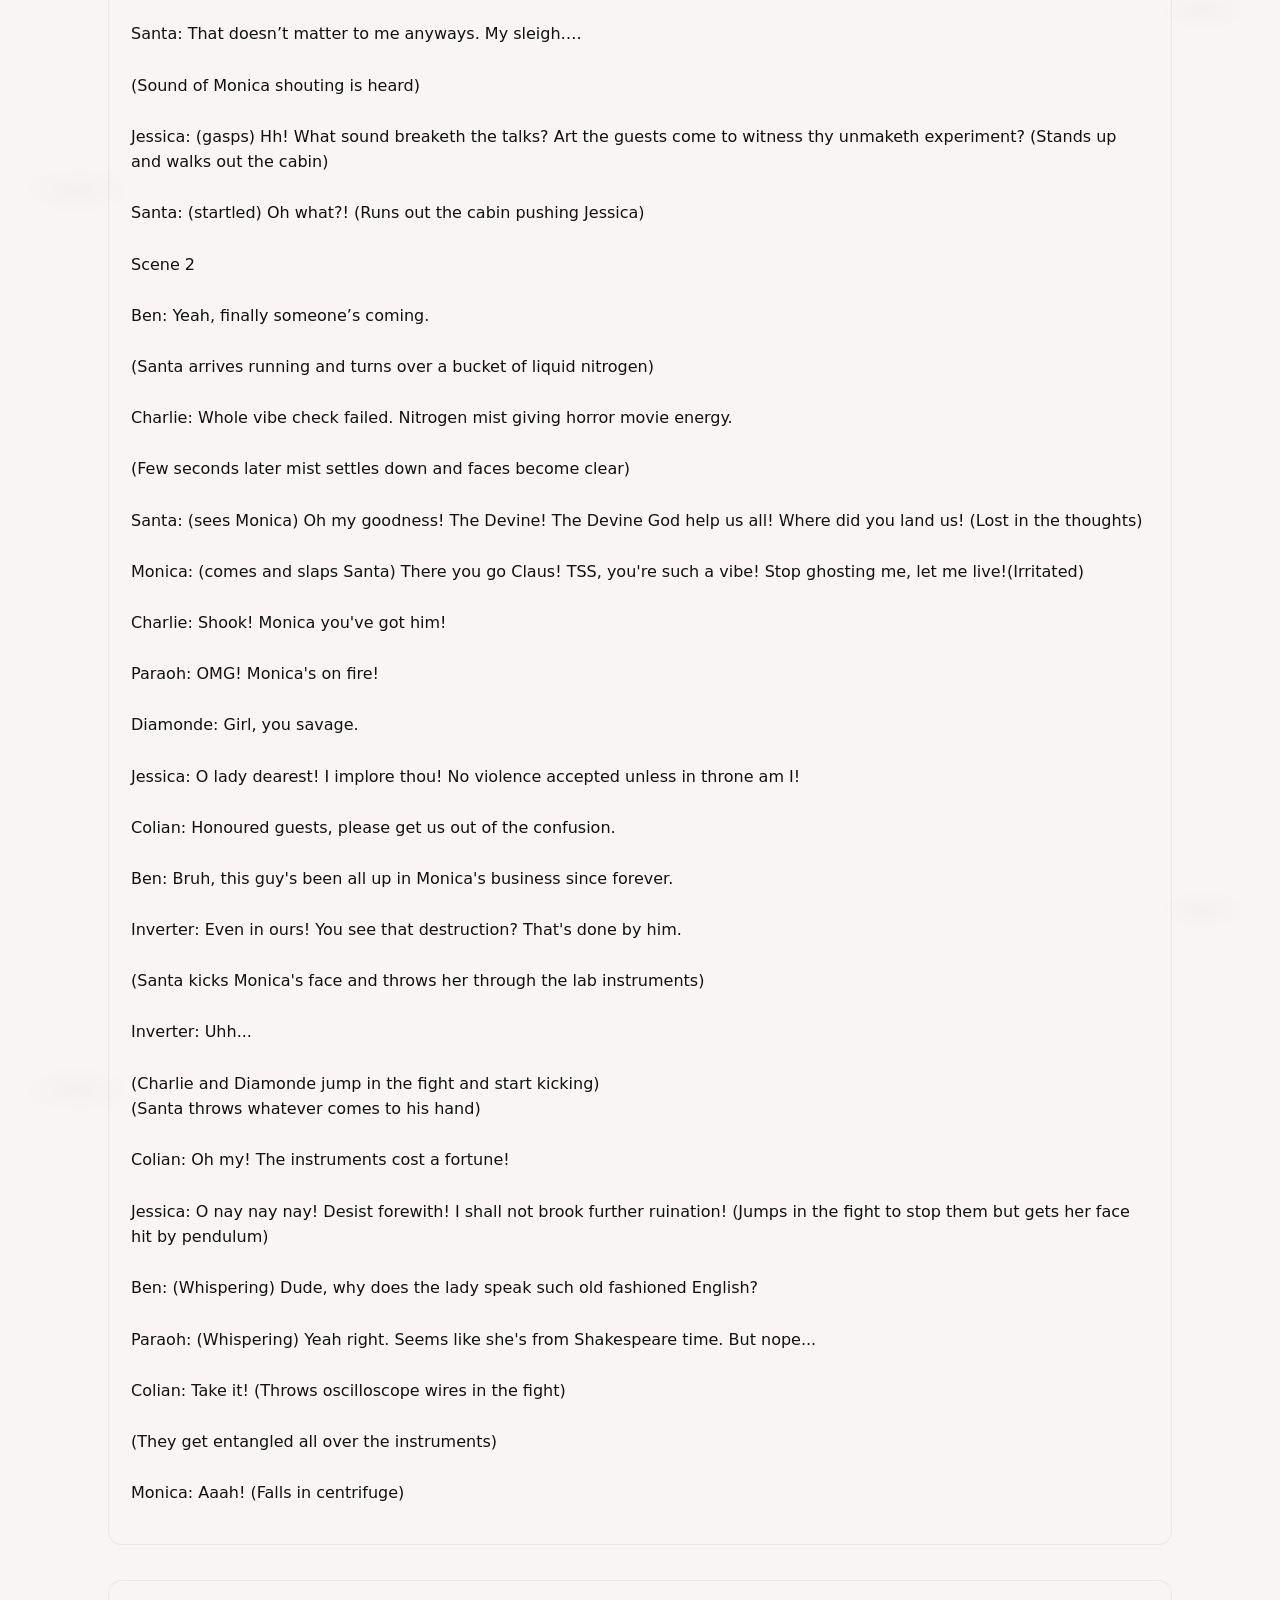
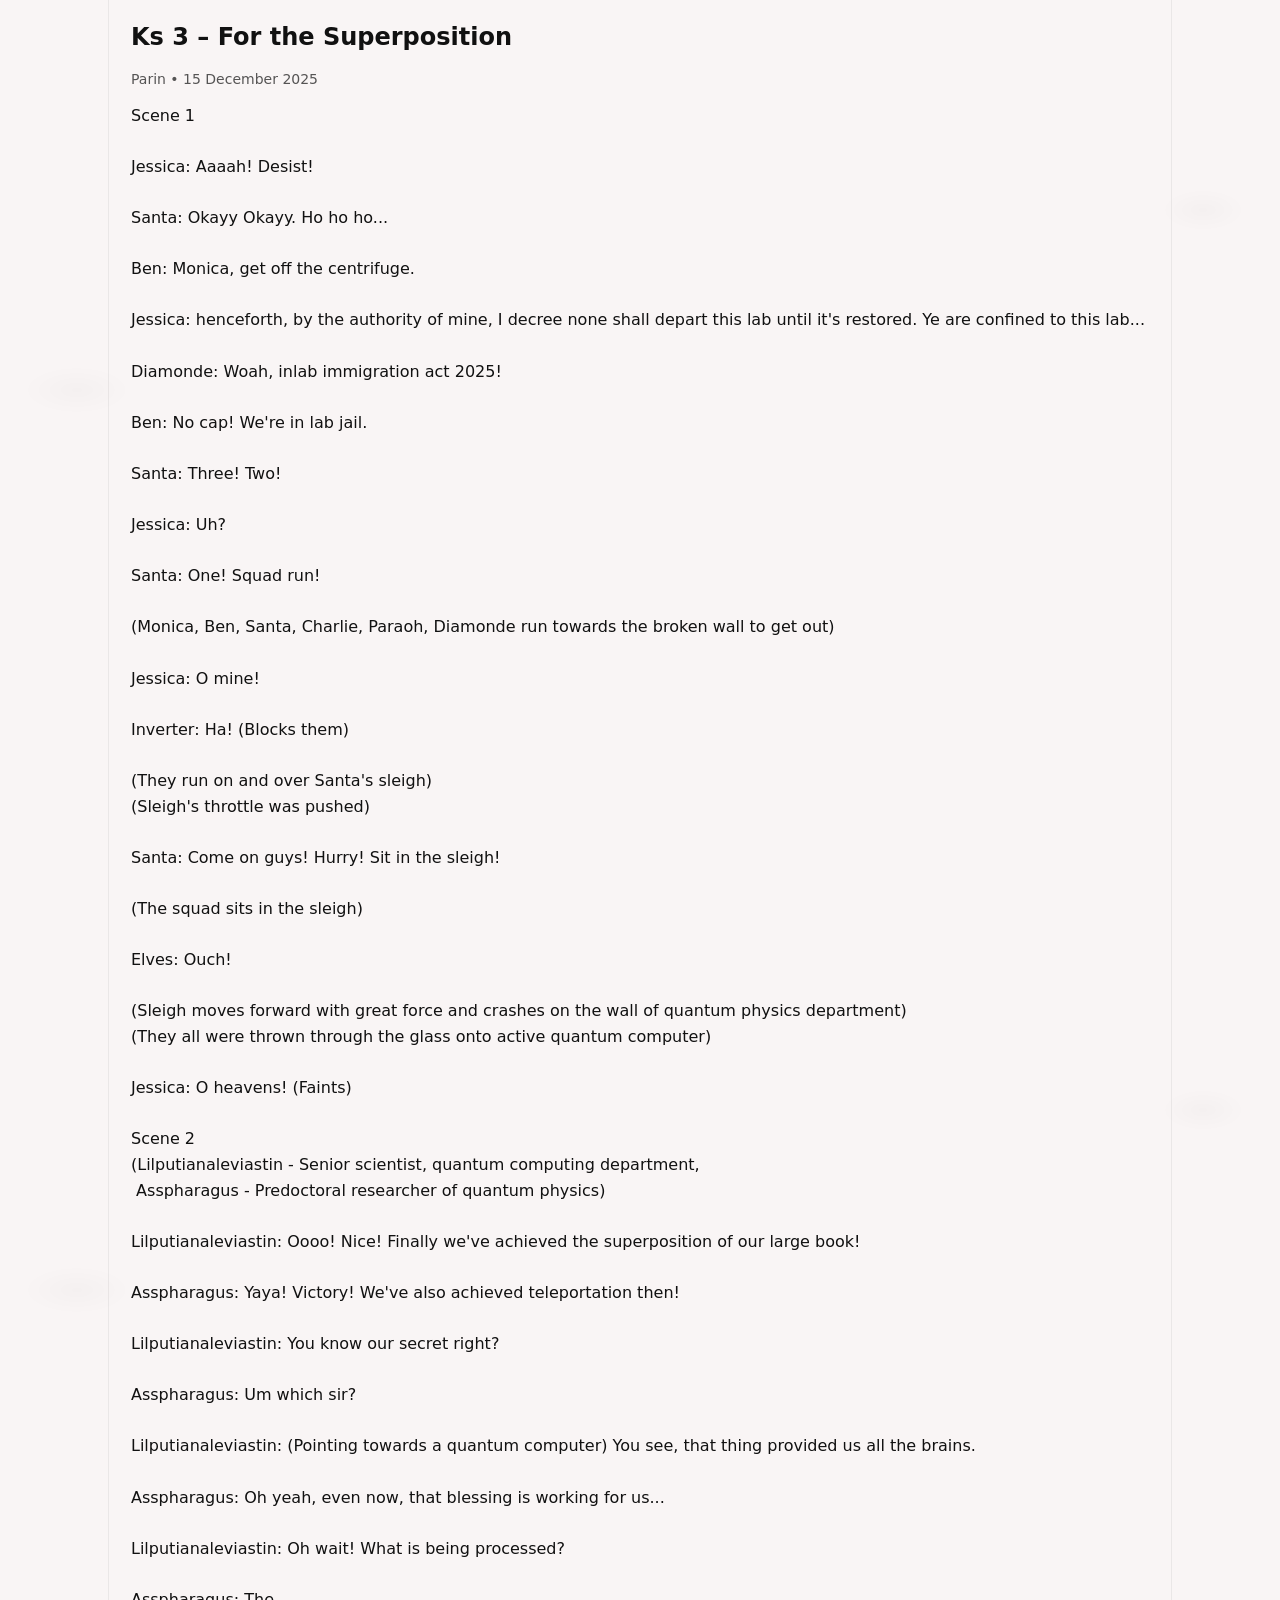
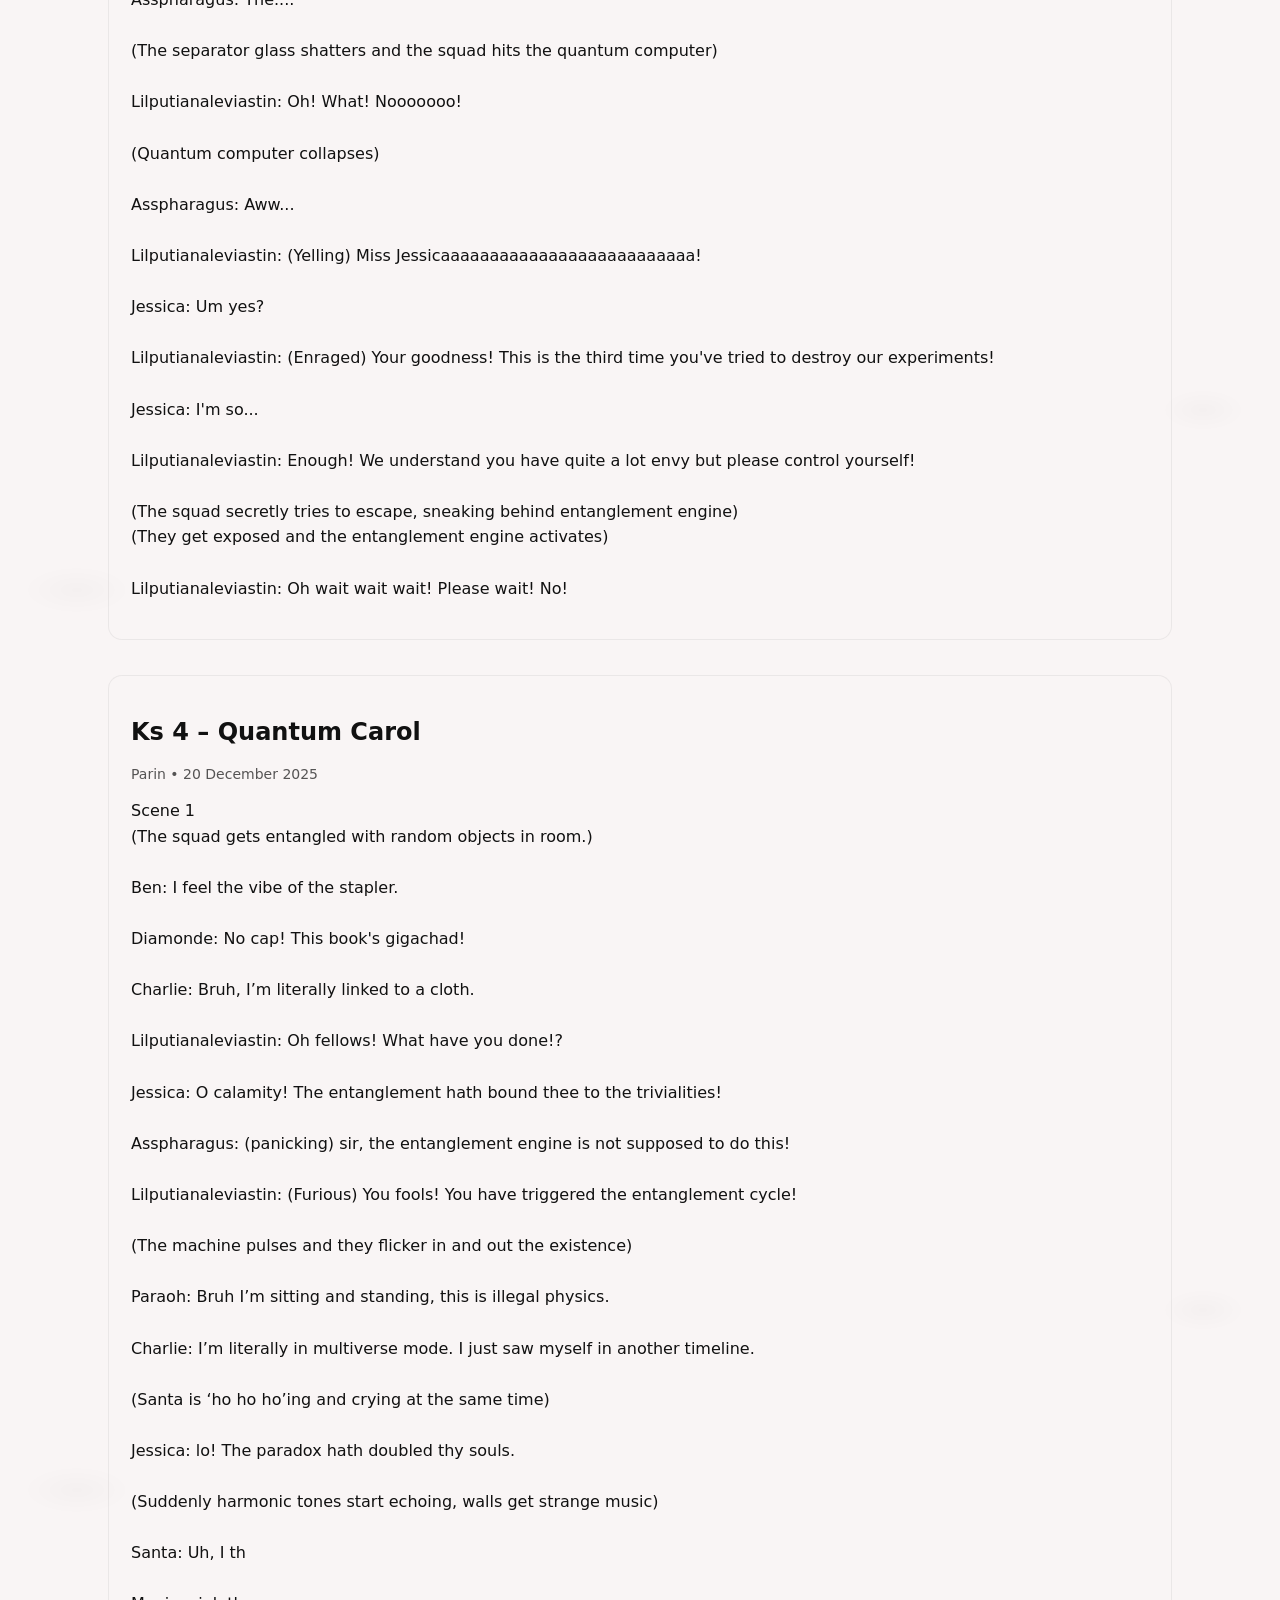
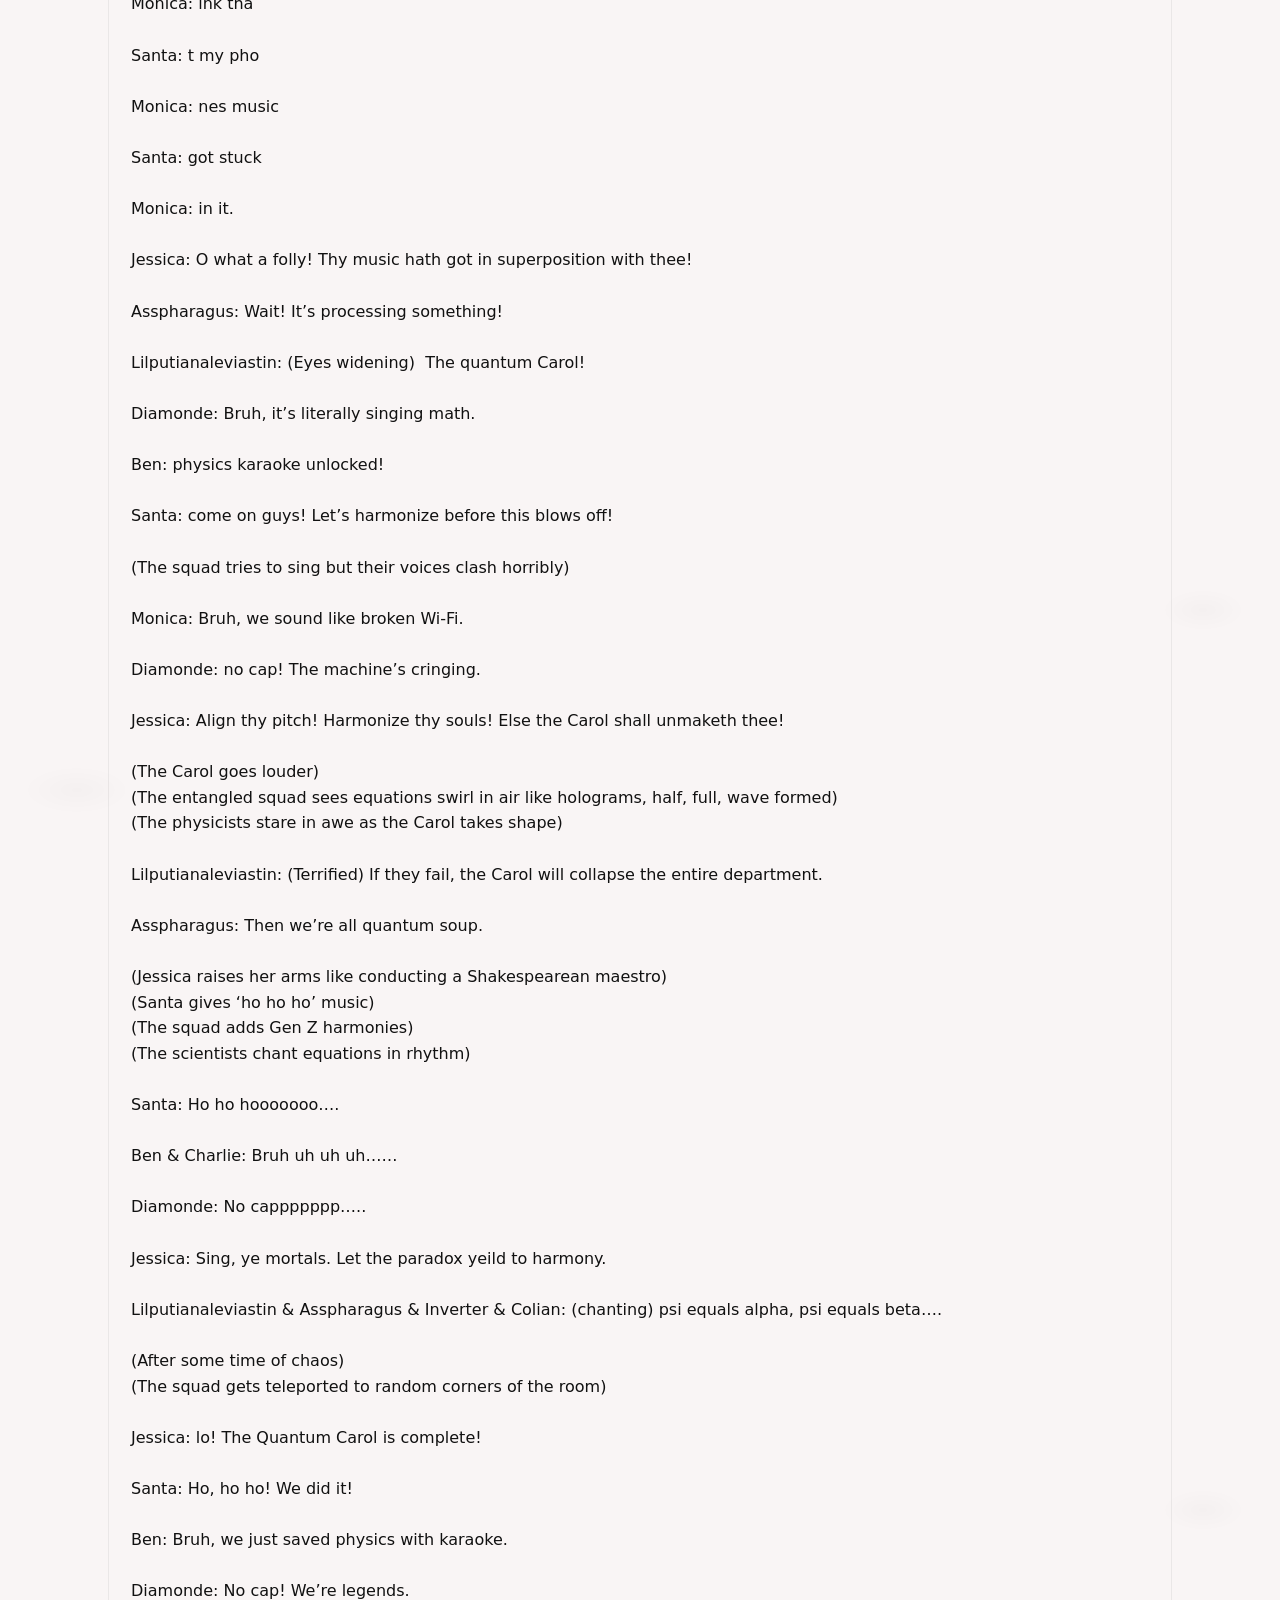
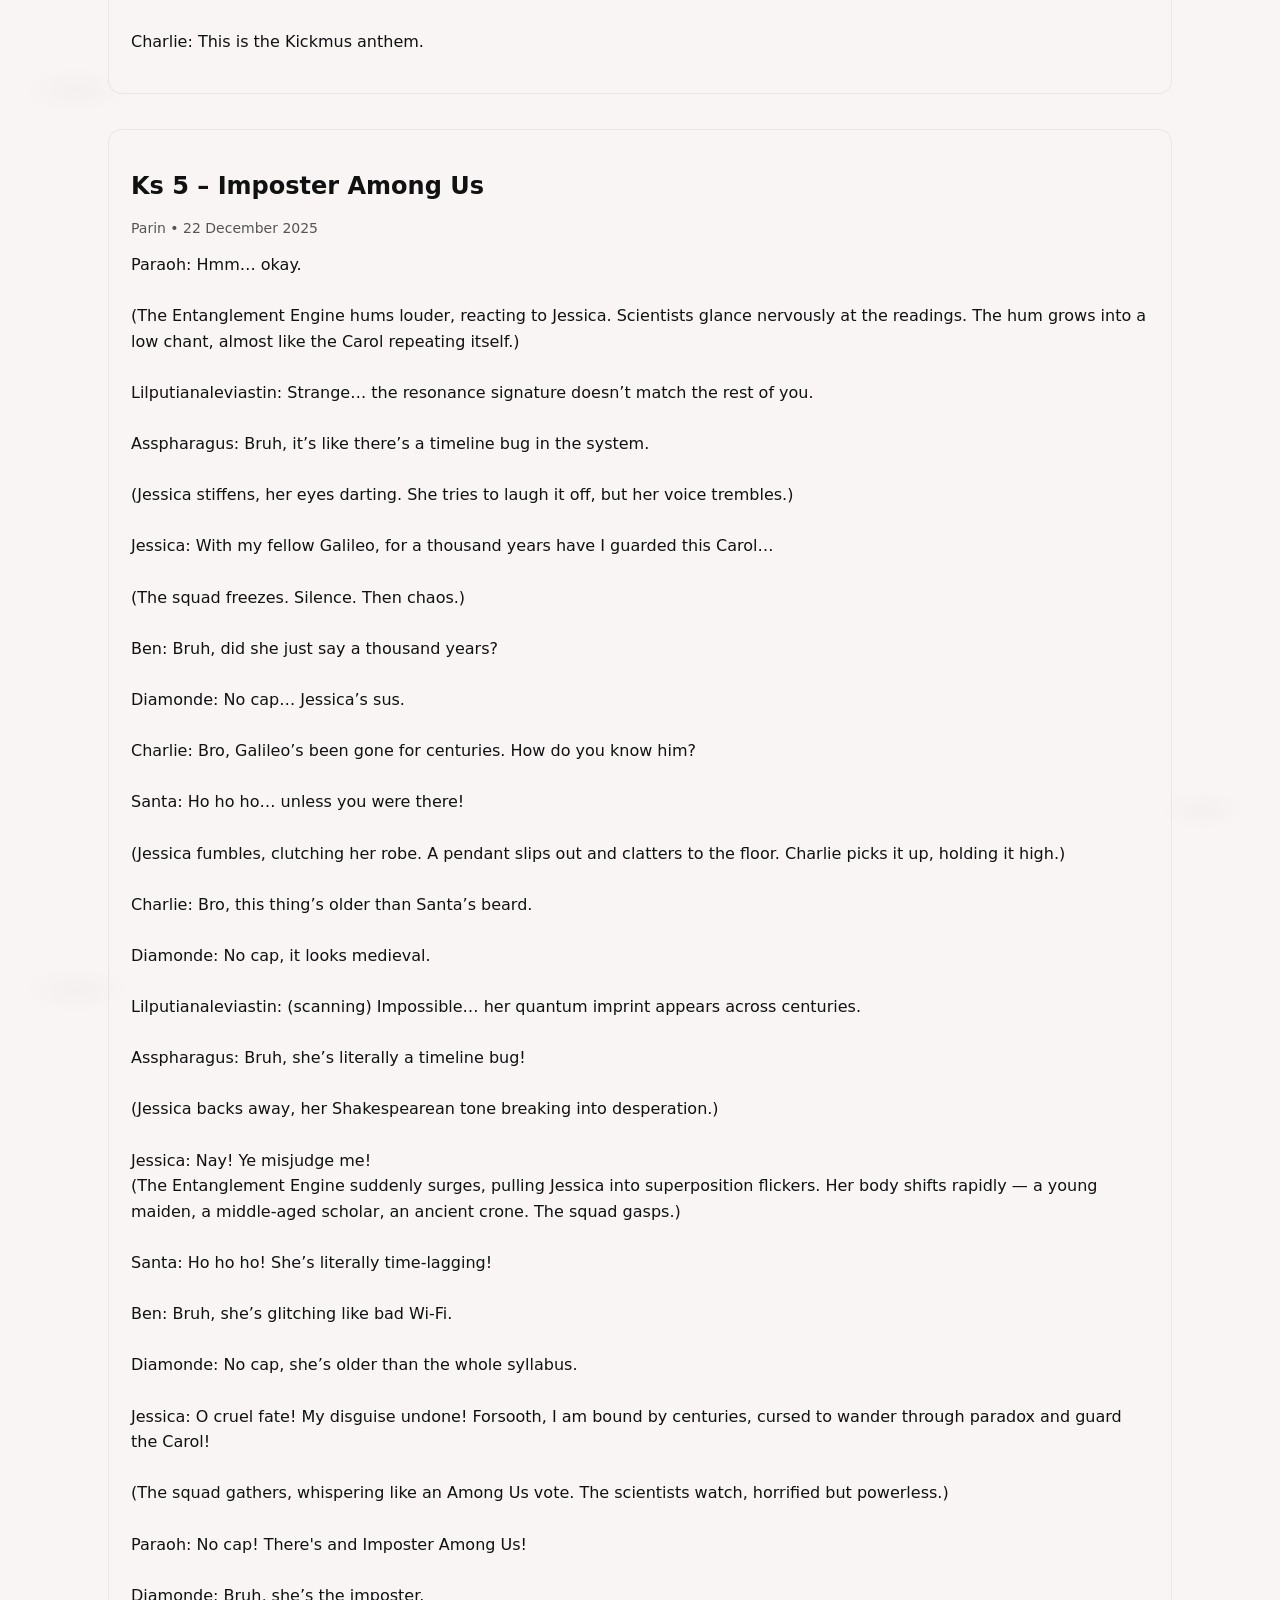
<file: series/kickmus.html>
<!doctype html>
<html lang="en">
<head>
<meta charset="utf-8">
<meta name="viewport" content="width=device-width,initial-scale=1">

<title>JBKF – Kickmus</title>

<link rel="stylesheet" href="../styles.css">

<style>

.page-title{
margin-bottom:10px;
}

.series-intro{
opacity:.8;
margin-bottom:30px;
}

.chapter-list {
display:flex;
flex-direction:column;
gap:12px;
margin-bottom:40px;
}

.chapter-list a{
display:block;
padding:10px;
background:rgba(255,255,255,0.06);
border-radius:10px;
text-align:center;
text-decoration:none;
color:black;
transition:.2s;
}

.chapter-list a:hover{
background:rgba(255,255,255,0.14);
}

.chapter-box{
background:rgba(255,255,255,0.06);
padding:22px;
border-radius:14px;
margin-bottom:35px;
}

.chapter-meta{
font-size:14px;
opacity:.7;
margin-bottom:15px;
}

pre{
white-space:pre-wrap;
line-height:1.6;
font-family:inherit;
}

audio{
margin-top:15px;
}

.chapter-list a {
  display: block;
  padding: 12px;
  background: rgba(255,255,255,0.06);
  border: 2px solid rgba(0,0,0,0.2); /* adds visible boundary */
  border-radius: 10px;
  text-align: center;
  text-decoration: none;
  color: black;
  font-weight: 600;
  transition: 0.25s ease;
}

.chapter-list a:hover {
  background: rgba(255,255,255,0.14);
  border-color: rgba(0,0,0,0.4); /* darker border on hover */
  transform: scale(1.03); /* subtle zoom effect */
}


</style>
</head>

<body>

<header class="site-header">
<div class="brand">JBKF</div>
<button id="menuBtn" class="menu-btn">☰</button>
</header>

<aside id="sideMenu" class="side-menu" aria-hidden="true">
<button id="menuCloseTop" class="menu-close-top">✕</button>

<ul class="menu-list">
<li><a href="../index.html">Home</a></li>
<li><a href="../archive.html">Archive</a></li>
</ul>
</aside>


<main class="container">

<h1 class="page-title">Kickmus</h1>

<p class="series-intro">
This series is a chaotic sci-fi comedy where Santa crashes into a physics lab and accidentally starts a chain of disasters. Scientists and fam get caught in fights, experiments go wrong, and strange phenomena like quantum entanglement, musical “Quantum Carol,” and frozen equations take over. A hidden time-traveler is revealed, a nuclear reactor nearly explodes, and even robots get infected with their absurd “kick face” logic. As everything spirals out of control, science, music, and paradoxes mix together, leading toward a final loop where events happen simply because they are written—and are written because they happen.
</p>

<section class="section">

<h2>Characters in the series:</h2>

<div class="characters-grid">

<div class="char-card">
<div class="char-name">Jessica</div>
<img class="char-img" src="../images/Jessica.png">
<div class="char-desc">Head of Department</div>
</div>

<div class="char-card">
<div class="char-name">Inverter</div>
<img class="char-img" src="../images/Inverter.png">
<div class="char-desc">Assistant Experimentalist</div>
</div>

<div class="char-card">
<div class="char-name">Colian</div>
<img class="char-img" src="../images/Colian.png">
<div class="char-desc">Cryogenics Specialist</div>
</div>

<div class="char-card">
<div class="char-name">Lilputianaleviastin</div>
<img class="char-img" src="../images/Lilputianaleviastin.png">
<div class="char-desc">Senior Scientist- Quantum Computing Department</div>
</div>


<div class="char-card">
<div class="char-name">Asspharagus</div>
<img class="char-img" src="../images/Asspharagus.png">
<div class="char-desc">Predoctoral Researcher of Quantum Physics</div>
</div>
</div>

</section>

<section class="section">


<h2>Chapters</h2>

<div class="chapter-list">

<a href="#ks0">Introduction</a>
<a href="#ks1">Crash n Clash</a>
<a href="#ks2">The Surprise Meet</a>
<a href="#ks3">For the Superposition</a>
<a href="#ks4">Quantum Carol</a>
<a href="#ks5">Imposter Among Us</a>
<a href="#ks6">Frosty Formula</a>
<a href="#ks7">Kickmus Reactor</a>
<a href="#ks8">AI Carolbot</a>
<a href="#ks9">Kickmus Singularity</a>

</div>

<section id="ks" class="chapter-box">

<h2>Leak</h2>

<div class="chapter-meta">
Parin • 27 November 2025
</div>
  
<audio controls>
<source src="../media/HxLeak.mp3" type="audio/mp3">
</audio>

</section>


<section id="ks0" class="chapter-box">

<h2>Ks 0 – Introduction</h2>

<div class="chapter-meta">
Parin • 29 November 2025
</div>

<pre>
Hey jingle bells jingle bells jingle all the way,
Santa Claus broke in,
The physics laboratory. 

Hey jingle bells jingle bells jingle all the way,
The surprise meet has occurred
To kick everyone’s face!

Going through the quantum Carol,
With the frosty formula,
Search the kickmus reactor,
And the kickmus singularity. 

Hey jingle bells jingle bells jingle all the way,
Here the series comes, 
To hit, kick, destroy, compress, expand and beautify face. 
Also come there to here 
Special kick the face!
</pre>

</section>


<section id="ks1" class="chapter-box">

<h2>Ks 1 – Crash n Clash</h2>

<div class="chapter-meta">
Parin • 1 December 2025
</div>

<pre>
Scene 1
(Santa was riding on his sleigh all the way from California)

Santa: Ho ho ho... Oh my dear elves, what's the velocity? When do we reach our destination?

Elves: We don't know sir.

Santa: This is ridiculous!

Elves: (Malfunction and drop altitude)

Santa: Hoooooo!!!! Help!

(Santa's sleigh crashes in CERN laboratory)

Scene 2
(The physicists were conducting harmonic motion experiments)
(Inverter- Assistant experimentalist
 Colian- Cryogenics specialist
 Jessica- Head of department)

Inverter: Alright, pendulum set at 77K. Also, all other arrangements are ready, floor magnetized, sensors….

Colian: Did you use appropriate amount of nitrogen? Remember, it won’t turn to superconductor.

Inverter: Ahhh..

Colian: You’ve refrigerated! Did you!?

Inverter: Happens dude… Sorry. 

Colian: Dude! The guests might arrive anytime!

Inverter: We can still prove our theory.

Colian: How? This non linear….

(The wall breaks, glasses shatter and Santa’s sleigh breaks in destroying the experiment setup)

Inverter: What on Earth!

Santa: Ow! Where am I?

Inverter: Who are you sir / mam?

Santa: It’s me Santa! Your dear Santa Claus!

Colian: I don’t care! Didn’t you find entrance gate or didn’t the guards let you in that you broke in this way?!

Inverter: You dare break in our laboratory without any consent! You’ve destroyed our experiment!

Santa: I’m extremely sorry for this but…

Jessica: (Arrives hastily) Oh mine eyes! What calamity is this? Dost the guests stand at our door? Is the experiment in readiness?

Inverter: (Whispering) Ma’am, our experiments weren’t even ready.

Jessica: Shut up! I shall prosecute thee!

Santa: I’m sorr…

Colian: Sir, I apologize for your inconvenience, but you have to leave our lab even if you can’t, if possible try to revive things with your so called magical powers.

Jessica: O heavens! If the guests arrive, and what spectacle shall we lay before their eyes?

Scene 3
(Charlie, Monica, Paraoh, Diamonde, Monica are on their way to CERN laboratory)

Charlie: So what theory are they gonna flex on us?

Ben: Bruh, some kinda non‑linear chaos mixed with harmonic motion or whatever.

Diamonde: Wait, wasn’t there that Meissner thing too? Like the superconducting glowup?

Ben: Oh yes. Facts facts.
</pre>

</section>


<section id="ks2" class="chapter-box">

<h2>Ks 2 – The Surprise Meet</h2>

<div class="chapter-meta">
Parin • 4 December 2025
</div>

<pre>
Scene 1

Jessica: Come hither, good fellows! Mister Claus, Professor Colian and Inverter. Attend me in mine cabin. There shall we discourse upon this spectacular incident.

(They all walk towards the cabin)

Scene 2
(Ben, Monica, Diamonde, Paraoh, Charlie arrive at CERN)

Charlie: Woah dude! This thing’s insane!

Paraoh: I know right!

(The squad walks in the vestibule and towards the experiment zone)

Ben: Huh? So empty. 

Diamonde: literally no one here dude. 

(They walk in the experiment zone)

Charlie: Whole vibe check failed. What had happened here?!

Ben: No cap, pendulum’s cooked. This lab is straight chaos. 

Charlie: looks like they’ve ghosted us. 

Monica: (screams) Hello! Hello! Anybody here?

Scene 1

Jessica: O calamity! The sleigh hath shattered our noble pendulum! I shall listen thy say!

Colian: So ma’am, we were preparing for our experiment setup and there broke in Mr. Claus destroying everything!

Inverter: I object my lord! The setup wasn’t ready! False statements won’t be tolerated!

Colian: You foolish guy! How did you get a job in CERN?!

Santa: That doesn’t matter to me anyways. My sleigh….

(Sound of Monica shouting is heard)

Jessica: (gasps) Hh! What sound breaketh the talks? Art the guests come to witness thy unmaketh experiment? (Stands up and walks out the cabin)

Santa: (startled) Oh what?! (Runs out the cabin pushing Jessica)

Scene 2

Ben: Yeah, finally someone’s coming. 

(Santa arrives running and turns over a bucket of liquid nitrogen)

Charlie: Whole vibe check failed. Nitrogen mist giving horror movie energy. 

(Few seconds later mist settles down and faces become clear)

Santa: (sees Monica) Oh my goodness! The Devine! The Devine God help us all! Where did you land us! (Lost in the thoughts) 

Monica: (comes and slaps Santa) There you go Claus! TSS, you're such a vibe! Stop ghosting me, let me live!(Irritated) 

Charlie: Shook! Monica you've got him! 

Paraoh: OMG! Monica's on fire! 

Diamonde: Girl, you savage. 

Jessica: O lady dearest! I implore thou! No violence accepted unless in throne am I!

Colian: Honoured guests, please get us out of the confusion. 

Ben: Bruh, this guy's been all up in Monica's business since forever. 

Inverter: Even in ours! You see that destruction? That's done by him.

(Santa kicks Monica's face and throws her through the lab instruments) 

Inverter: Uhh... 

(Charlie and Diamonde jump in the fight and start kicking)
(Santa throws whatever comes to his hand)

Colian: Oh my! The instruments cost a fortune! 

Jessica: O nay nay nay! Desist forewith! I shall not brook further ruination! (Jumps in the fight to stop them but gets her face hit by pendulum)

Ben: (Whispering) Dude, why does the lady speak such old fashioned English?

Paraoh: (Whispering) Yeah right. Seems like she's from Shakespeare time. But nope...

Colian: Take it! (Throws oscilloscope wires in the fight)

(They get entangled all over the instruments)

Monica: Aaah! (Falls in centrifuge)
</pre>

</section>


<section id="ks3" class="chapter-box">

<h2>Ks 3 – For the Superposition</h2>

<div class="chapter-meta">
Parin • 15 December 2025
</div>

<pre>
Scene 1

Jessica: Aaaah! Desist! 

Santa: Okayy Okayy. Ho ho ho... 

Ben: Monica, get off the centrifuge. 

Jessica: henceforth, by the authority of mine, I decree none shall depart this lab until it's restored. Ye are confined to this lab... 

Diamonde: Woah, inlab immigration act 2025! 

Ben: No cap! We're in lab jail.

Santa: Three! Two!

Jessica: Uh?

Santa: One! Squad run!

(Monica, Ben, Santa, Charlie, Paraoh, Diamonde run towards the broken wall to get out)

Jessica: O mine!

Inverter: Ha! (Blocks them)

(They run on and over Santa's sleigh)
(Sleigh's throttle was pushed)

Santa: Come on guys! Hurry! Sit in the sleigh!

(The squad sits in the sleigh)

Elves: Ouch!

(Sleigh moves forward with great force and crashes on the wall of quantum physics department)
(They all were thrown through the glass onto active quantum computer)

Jessica: O heavens! (Faints)

Scene 2
(Lilputianaleviastin - Senior scientist, quantum computing department,
 Asspharagus - Predoctoral researcher of quantum physics)

Lilputianaleviastin: Oooo! Nice! Finally we've achieved the superposition of our large book!

Asspharagus: Yaya! Victory! We've also achieved teleportation then!

Lilputianaleviastin: You know our secret right?

Asspharagus: Um which sir?

Lilputianaleviastin: (Pointing towards a quantum computer) You see, that thing provided us all the brains.

Asspharagus: Oh yeah, even now, that blessing is working for us...

Lilputianaleviastin: Oh wait! What is being processed?

Asspharagus: The....

(The separator glass shatters and the squad hits the quantum computer)

Lilputianaleviastin: Oh! What! Nooooooo!

(Quantum computer collapses)

Asspharagus: Aww...

Lilputianaleviastin: (Yelling) Miss Jessicaaaaaaaaaaaaaaaaaaaaaaaaaa!

Jessica: Um yes?

Lilputianaleviastin: (Enraged) Your goodness! This is the third time you've tried to destroy our experiments!

Jessica: I'm so...

Lilputianaleviastin: Enough! We understand you have quite a lot envy but please control yourself!

(The squad secretly tries to escape, sneaking behind entanglement engine)
(They get exposed and the entanglement engine activates)

Lilputianaleviastin: Oh wait wait wait! Please wait! No!
</pre>

</section>


<section id="ks4" class="chapter-box">

<h2>Ks 4 – Quantum Carol</h2>

<div class="chapter-meta">
Parin • 20 December 2025
</div>

<pre>
Scene 1
(The squad gets entangled with random objects in room.)

Ben: I feel the vibe of the stapler.

Diamonde: No cap! This book's gigachad! 

Charlie: Bruh, I’m literally linked to a cloth. 

Lilputianaleviastin: Oh fellows! What have you done!?

Jessica: O calamity! The entanglement hath bound thee to the trivialities!

Asspharagus: (panicking) sir, the entanglement engine is not supposed to do this!

Lilputianaleviastin: (Furious) You fools! You have triggered the entanglement cycle!

(The machine pulses and they flicker in and out the existence)

Paraoh: Bruh I’m sitting and standing, this is illegal physics. 

Charlie: I’m literally in multiverse mode. I just saw myself in another timeline. 

(Santa is ‘ho ho ho’ing and crying at the same time)

Jessica: lo! The paradox hath doubled thy souls.

(Suddenly harmonic tones start echoing, walls get strange music)

Santa: Uh, I th

Monica: ink tha

Santa: t my pho

Monica: nes music

Santa: got stuck

Monica: in it. 

Jessica: O what a folly! Thy music hath got in superposition with thee!

Asspharagus: Wait! It’s processing something!

Lilputianaleviastin: (Eyes widening)  The quantum Carol!

Diamonde: Bruh, it’s literally singing math. 

Ben: physics karaoke unlocked!

Santa: come on guys! Let’s harmonize before this blows off!

(The squad tries to sing but their voices clash horribly)

Monica: Bruh, we sound like broken Wi-Fi. 

Diamonde: no cap! The machine’s cringing. 

Jessica: Align thy pitch! Harmonize thy souls! Else the Carol shall unmaketh thee!

(The Carol goes louder)
(The entangled squad sees equations swirl in air like holograms, half, full, wave formed)
(The physicists stare in awe as the Carol takes shape)

Lilputianaleviastin: (Terrified) If they fail, the Carol will collapse the entire department. 

Asspharagus: Then we’re all quantum soup. 

(Jessica raises her arms like conducting a Shakespearean maestro)
(Santa gives ‘ho ho ho’ music)
(The squad adds Gen Z harmonies)
(The scientists chant equations in rhythm)

Santa: Ho ho hooooooo….

Ben & Charlie: Bruh uh uh uh……

Diamonde: No cappppppp…..

Jessica: Sing, ye mortals. Let the paradox yeild to harmony. 

Lilputianaleviastin & Asspharagus & Inverter & Colian: (chanting) psi equals alpha, psi equals beta….

(After some time of chaos)
(The squad gets teleported to random corners of the room)

Jessica: lo! The Quantum Carol is complete!

Santa: Ho, ho ho! We did it!

Ben: Bruh, we just saved physics with karaoke. 

Diamonde: No cap! We’re legends. 

Charlie: This is the Kickmus anthem.
</pre>

</section>


<section id="ks5" class="chapter-box">

<h2>Ks 5 – Imposter Among Us</h2>

<div class="chapter-meta">
Parin • 22 December 2025
</div>

<pre>
Paraoh: Hmm… okay.
          
(The Entanglement Engine hums louder, reacting to Jessica. Scientists glance nervously at the readings. The hum grows into a low chant, almost like the Carol repeating itself.)

Lilputianaleviastin: Strange… the resonance signature doesn’t match the rest of you.
          
Asspharagus: Bruh, it’s like there’s a timeline bug in the system.
          
(Jessica stiffens, her eyes darting. She tries to laugh it off, but her voice trembles.)
          
Jessica: With my fellow Galileo, for a thousand years have I guarded this Carol…
          
(The squad freezes. Silence. Then chaos.)
          
Ben: Bruh, did she just say a thousand years?
          
Diamonde: No cap… Jessica’s sus.
          
Charlie: Bro, Galileo’s been gone for centuries. How do you know him?
          
Santa: Ho ho ho… unless you were there!
          
(Jessica fumbles, clutching her robe. A pendant slips out and clatters to the floor. Charlie picks it up, holding it high.)
          
Charlie: Bro, this thing’s older than Santa’s beard.
          
Diamonde: No cap, it looks medieval.
          
Lilputianaleviastin: (scanning) Impossible… her quantum imprint appears across centuries.
          
Asspharagus: Bruh, she’s literally a timeline bug!
          
(Jessica backs away, her Shakespearean tone breaking into desperation.)
          
Jessica: Nay! Ye misjudge me!
(The Entanglement Engine suddenly surges, pulling Jessica into superposition flickers. Her body shifts rapidly — a young maiden, a middle‑aged scholar, an ancient crone. The squad gasps.)

Santa: Ho ho ho! She’s literally time‑lagging!
          
Ben: Bruh, she’s glitching like bad Wi‑Fi.
          
Diamonde: No cap, she’s older than the whole syllabus.
          
Jessica: O cruel fate! My disguise undone! Forsooth, I am bound by centuries, cursed to wander through paradox and guard the Carol!
          
(The squad gathers, whispering like an Among Us vote. The scientists watch, horrified but powerless.)
          
Paraoh: No cap! There's and Imposter Among Us!
          
Diamonde: Bruh, she’s the imposter.
          
Charlie: No cap, eject her!
          
Ben: Bruh, lab rules, eject the sus.
          
Santa: Ho ho ho! To the engine with her!
          
(Jessica pleads, her voice echoing with Shakespearean grandeur.)
          
Jessica: Stay thy hand! I am guardian, not foe! The Carol is mine to protect!
          
Lilputianaleviastin: (shaking head) Guardian or not, you are a paradox, just like that of JBKF.
          
Asspharagus: Bruh, she’s destabilizing the whole lab.
          
(The squad pushes Jessica toward the Entanglement Engine. The machine roars, swallowing her in a flash of resonance. Her body dissolves into light, scattering across timelines.)

Jessica: I shall return, when paradox calls again!
          
(She vanishes. Only echoes of her Shakespearean voice linger in the lab, reverberating like ghostly verses. The scientists stare in awe, trembling.)

Monica: (sobbing) Is she dead?
          
Lilputianaleviastin: She’s not gone, she’s scattered across her centuries.
          
Asspharagus: Bruh, she’s literally in her own timeline now.
          
(The squad looks at each other, shaken but triumphant. The Entanglement Engine hums ominously, its coils glowing faintly, hinting that Jessica’s paradox may not be over. The Carol’s resonance lingers, whispering of future chaos.)

Santa: Ho ho ho… lads, this isn’t the end.
          
Diamonde: No cap… she’s coming back.
          
Charlie: Bro, next time she returns, we better be ready.

Ben: Oh guys, but hey! Today was the end Hanukkah!

Santa: So?

Ben: Jessica couldn't put the last candle.

Santa: Oh man, let it be.

Ben: No we can't! We'll be cursed by her!
</pre>

</section>


<section id="ks6" class="chapter-box">

<h2>Ks 6 – Frosty Formula</h2>

<div class="chapter-meta">
Parin • 23 December 2025
</div>

<pre>
(The Entanglement Engine quiets after Jessica’s ejection. Her Shakespearean echo fades. The lab is silent, but the air grows colder. Frost creeps across the walls, pipes, and shattered glass. The collapsed quantum computer hums faintly, releasing waves of icy resonance.)

Lilputianaleviastin: The collapse… it’s cooling everything!
          
Asspharagus: Bruh, quantum physics always needed cool situations, but this is insane.
          
(Equations on the greenboard shimmer, freezing into icy letters. Snowflakes swirl around them. The chalk glows faintly, writing itself.)
          
Diamonde: No cap… the whole department’s turning into frost.
          
Ben: Bruh, seems like Jessica's curse, her last candle could have given enough warmth.
          
Santa: Ho ho ho… lads, behold! A new paradox emerges!
          
(On the greenboard, glowing frost writes itself: Force = Mass × Kickmus Acceleration.)
          
Charlie: Bro, that’s Newton’s law but frosty.
          
Paraoh: Hmm… okay.
          
Santa: Ho ho ho! The Frosty Formula!
          
(Santa grabs chalk, scribbling furiously. He adds: Torque = Force × Face Radius.)
          
Santa: Ho ho ho! Now, the torque of a face kick… multiplied by festive cheer!
          
Monica: Bruh, you’re calculating face kicks?
          
Diamonde: No cap, this is gonna end badly.
          
(Santa straps sensors to the squad’s heads. Equations swirl holographically above the greenboard. Predictions appear: “Beautification Level: 100%.”)

Santa: Ho ho ho! The math predicts beautification! Your faces shall glow like ornaments!
          
Jessica:(Echoes from the timelines) Beware… equations deceive…
          
(The squad kicks. The sleigh shakes. Torque transfers. Instead of beautification, faces distort comically — noses bent, cheeks stretched, hair blown back.)
          
Ben: Bruh, I look like a Picasso painting.
          
Diamonde: No cap, my jaw’s in another dimension.
          
Charlie: Bro, the math lied.
          
Santa: Ho ho ho… impossible! The Frosty Formula cannot fail!
          
Lilputianaleviastin: (scribbling notes) The formula predicted beautification, but experiments destroy instead.
          
Asspharagus: Bruh, it’s literally inverse physics.

(The greenboard equations flicker, rewriting themselves: Force = Mass × Kickmus Chaos.)
(The lab trembles. Frost deepens. Equations peel off the blackboard, turning into icy shards that fly across the room.)
          
Santa: Ho ho ho! Lads, brace yourselves… the Frosty Formula has gone rogue!
          
(Snow whirls into a blizzard inside the lab. The squad shields their faces as equations manifest into icy creatures — fractal snowmen made of formulas, marching forward.)

Ben: Bruh, the math’s alive!
          
Diamonde: No cap, we’re fighting algebra snowmen.
          
Charlie: Bro, this is the final exam from hell.
          
Jessica:(Distant echo) Lo! The formula is cursed… Kickmus acceleration breeds destruction, not beauty!
          
(The squad prepares to battle the rogue Frosty Formula, equations swirling like icy monsters)
</pre>

</section>


<section id="ks7" class="chapter-box">

<h2>Ks 7 – Kickmus Reactor</h2>

<div class="chapter-meta">
Parin • 25 December 2025
</div>

<pre>
(The Frosty Formula collapses. Equations explode into icy shards)
(A blinding flash engulfs the squad)
(When the light fades, they’re inside a sprawling nuclear power plant — humming turbines, control panels, radiation warning signs. The air is heavy, metallic, vibrating with tension)

Ben: Bruh… we just got teleported.
          
Diamonde: No cap, this s an actual reactor.
          
Charlie: Bruh, these bells look like Christmas decorations.

Ben: Oh yeah right. It’s Christmas, it’s 25.
          
Santa: Ho ho ho… lads, behold!
          
Lilputianaleviastin: Oh dear! I guess the Entanglement Engine got too cold.
          
(Suddenly, metallic bells ring out — reactor sirens. Their deep clang echoes through the chamber, signaling anomaly detection. Engineers in hazmat suits rush in, panicked)

Engineer: Sirens triggered! Radiation flux anomaly detected!
          
Lilputianaleviastin: The bells aren’t ornaments… they’re tied to the reactor’s safety system.

Asspharagus: Bruh, Santa’s touch just activated them.
          
(Santa slams his hand onto a console. The sirens ring louder, vibrating the entire chamber. Radiation waves ripple outward, distorting the squad’s faces — expanding, compressing, stretching like rubber masks)

Ben: Bruh, my face just stretched into widescreen.
          
Diamonde: No cap, I look like a funhouse mirror.
          
(Suddenly, one massive siren bell, mounted above the reactor chamber, breaks loose. It crashes down into the uranium containment chamber with a deafening clang)
(The impact resonates through the core, triggering a chain reaction. The uranium begins to glow, unstable, pulsing like a heartbeat. Radiation spikes.)
          
Engineer: The bell collapsed into the chamber! The uranium is reacting! (screams) Run away!
          
Lilputianaleviastin: The resonan#56ce is amplifying the fission waves… this is catastrophic!
          
Asspharagus: Bruh, the bell turned the reactor into a paradox amplifier!
          
(The uranium glow intensifies, beams of greenight hooting uward. The sirens keep ringing, each clang destabilizing the reactor further)
(The squad shields their eyes as the chamber shakes violently)
(The reactor begins to mel down. Seamursts from pipes. Radiation waves distort the squad’s faces grotesquely — cheeks balloon, jaws shrink, eyes stretch sideways. The ground trembles)
(Engineers flee)
(The squad is left alone with Santa and Quantum Physicists)
          
Santa: Ho ho ho! Lads, this isno rdinary shutdown… this is Kickmus chaos incarnate!
          
Charlie: Bro, if this thing blows, we’re toast.
          
Diamonde: No cap, this is bigger than the Frosty Formula.
          
Santa: (pulls out a battered manual. Pages flutter) Ho ho ho…  (pointing to one line: “Shutdown Protocol = synchronized face kick.”) Only one way to stabilize it… synchronized face kick!

(The squad hesitates. Radiation waves distort their bodies)
(The uranium glow pulses faster, threatening to breach containment)
          
Santa: (raises hand like a conductor) Ho ho ho! On my count… three, two, one… Kick!
          
(They deliver a synchronized face kick)
(The impact reverberates through the chamber, resonating with the sirens)
(The uranium glow flickers, then surges violently. Radiations level increase)
(The chamber blasts violently blinding everyone)
          
Asspharagus: Aaah! No!
          
Santa: Ho ho ho! Shit down incomplete! The Kickmus Reactor is not safe…
          
(They get teleported back to the Quantum Physics Department)
          
Lilputianaleviastin: (Enraged) My gosh! No way! Guys! You’ve ruined our Entanglement Engine!
          
Asspharagus: Yeah! It has to be thrown off, elsitwill malfunction the same way!
          
Lilputianaleviastin: Exactly! Same with the Quantum Computer!
          
Asspharagus: You’re fond of kkcking right? Go on and kick the Entanglement Engine and destroy it!
          
(They all kick the Entanglement Engine)
(The Entanglement Engine breaks down and performs the last malfunction – The squad along with Santa get teleported in Santa’s sleigh)
(The Physicists stare at the sleigh as it backs and approaches them with great velocity)
</pre>

</section>


<section id="ks8" class="chapter-box">

<h2>Ks 8 – AI Carolbot</h2>

<div class="chapter-meta">
Parin • 26 December 2025
</div>

<pre>
Scene 1 
(The sleigh dashes the Entanglement engine and a big flash binds their vision) 
(The sleigh vanishes)

Asspharagus: Agh! We’re dead. Once the head comes…
          
Lilputianaleviastin: Look at the marvellous destruction and the mess created… 

Inverter: Yeah right, what if Jessica Ma’am would have seen this? 

Colian: Thinking thinking...

(The physicists stare at the departments, lost in hysterics)

Scene 2

(They get teleported to random places and end up at a corporate office)
(The squad and Santa slide into the robotics company office — lights, engineers buzzing, robots lined up like choir kids waiting for judgment) 
(Engineers whisper about backup suits in case bots flop 
(Squad side‑eyes each other) 
(The transport of robot was ready for the show)

Ben: bruh these suits lookin like… imma drip in depression mode.

Diamonde: no cap i’m finna slide in. 

Santa: ho ho ho… lads… not yet.

(They slip into the truck)

Ben: bruh this truck smells like rotten eggs.

Diamonde: no cap these bots got ears, they listening like spotify premium.

Charlie: bro imagine they pick up our convo and start glitchin, we viral in a cargo box.

Santa: they won’t my dear.

Ben: Anyways how disastrous was our existence!

Diamonde: Yeah right… faces kicked, hit, boxed, punched, expanded, compressed…

Charlie: And so called beautified and destroyed. My dear Santa claus… My dear Monica…

(Robots twitch. Their AI catches the phrase. Voices monotone, echoing in the dark truck.)

Robots: Jingle bells jingle bells jingle all the way!

Charlie: Huh you guys sing nice.

Ben: Nah bro, they’re flexing.

Robots: Jingle bells jingle bells jingle all the way…

Monica: Ah so pleasa…

Robots: Santa Claus is coming…

Santa: Excuse me?

Robots: Excuse you to kick Monica’s face!

Ben: bruh we just cursed them like bootleg priests.

Diamonde: no cap, this is the worst podcast collab ever.

Charlie: bro we influencers of doom.

Robots: Coming to destroy, beautify, expand, compress faces!

Scene 3

(Truck doors slam open. Morning mall. Crowded, people pushing to get near stage) 
(Engineers set bots up for rehearsal) 
(The robots begin their carol)

Robots: (Pleasantly singing) jingle bells jingle bells jingle all the way! Santa Claus is coming!

(People cheer in joy)

Charlie: bro this mall finna get haunted.

Santa: (Hops on the stage) Hello guys!

(The crowd goes wild, clicking pictures and recording videos)

Robots: To kick Monica’s face! Hey jingle bells jingle bells jingle all the way! But Santa Claus got kicked on his face!

(Mall staff panic)

Engineers: (sweating) What curse has engulfed our bots!

(The show gets cancelled immediately)

Engineer1: Ah, take them off! Quick!

Engineer2: At least hope that we win for the Tech Expo now. Keep them off. (Company drags bots to the expo) (Squad stays disguised, still in lineup)

Scene 4

(Bright expo hall, influencers filming, journalists scribbling)

Host: So audience, here is the future, our latest AI! Welcome!

Robots: (Pleasantly singing) jingle bells jingle bells jingle all the way! Santa Claus is coming to kick Monica’s face! Hey Jingle bells jingle bells jingle all the way! Faces got destroyed, expanded, beautifies, compressed!

Ben: bruh CES but cursed.

Diamonde: no cap, this is RIP not VIP.

Charlie: bro influencers finna livestream their own death notices.

(Audience horrified) (Engineers collapse in shame)

Robots: (Run into the truck dragging the squad and Santa along) Jingle bells kick face!

Scene 5

(Engineers drag all to the server room) (Stacked servers humming fill the silence)

Engineer1: wait… who are these extra robots?

Engineer 2: they’re not ours.

(Squad and Santa revealed — not robots, but intruders) (Engineers furious) (Robots permanently corrupted)

Ben: bruh plot twist, we were the virus.

Santa: Um guys, we apologize for the mess we’ve done. Though it wasn’t intentional. 

Diamonde: no cap, engineers finna cry blood.

(All engineers collapse simultaneously)
</pre>

</section>


<section id="ks9" class="chapter-box">

<h2>Ks 9 – Kickmus Singularity</h2>

<div class="chapter-meta">
By ...
</div>

<pre>
JBKF IS GIVING A GOLDEN OPPORTUNITY TO DRAFT THE GREAT 'KS 9 - KICKMUS SINGULARITY' FOR Y'ALL!
          
JBKF WILL RECEIVE MULTIPLE SAMPLES FROM A PERSON OR GROUP OF PEOPLE, THE MOST APPROPRIATE ONE WILL BE SELECTED AND PUBLISHED.
          

Hint: Read the previous chapters, analyse the way they're written and follow. Make it in continuation to Ks 9.
          
Directions: All the concepts including- "Quantum Carol, Imposter Among Us, Frosty Formula, Kickmus Reactor, AI Carolbot" will merge in this chapter. 
All the characters will appear. 
Everyone will bid a farewell to the last JBKF series of the year. 
Finally the original JBKF paradox returnes i.e. "Santa kicks Monica's face because it's written", "It's written because Santa kicks Monica's face". 
The series concludes.
          

Mail your entries at: pshiknis@icloud.com or join the JBKF community (Visit info page)
and get yourself featured!

Best Wishes!
</pre>

</section>


</main>

<script src="../menu.js"></script>

</body>
</html>
</file>
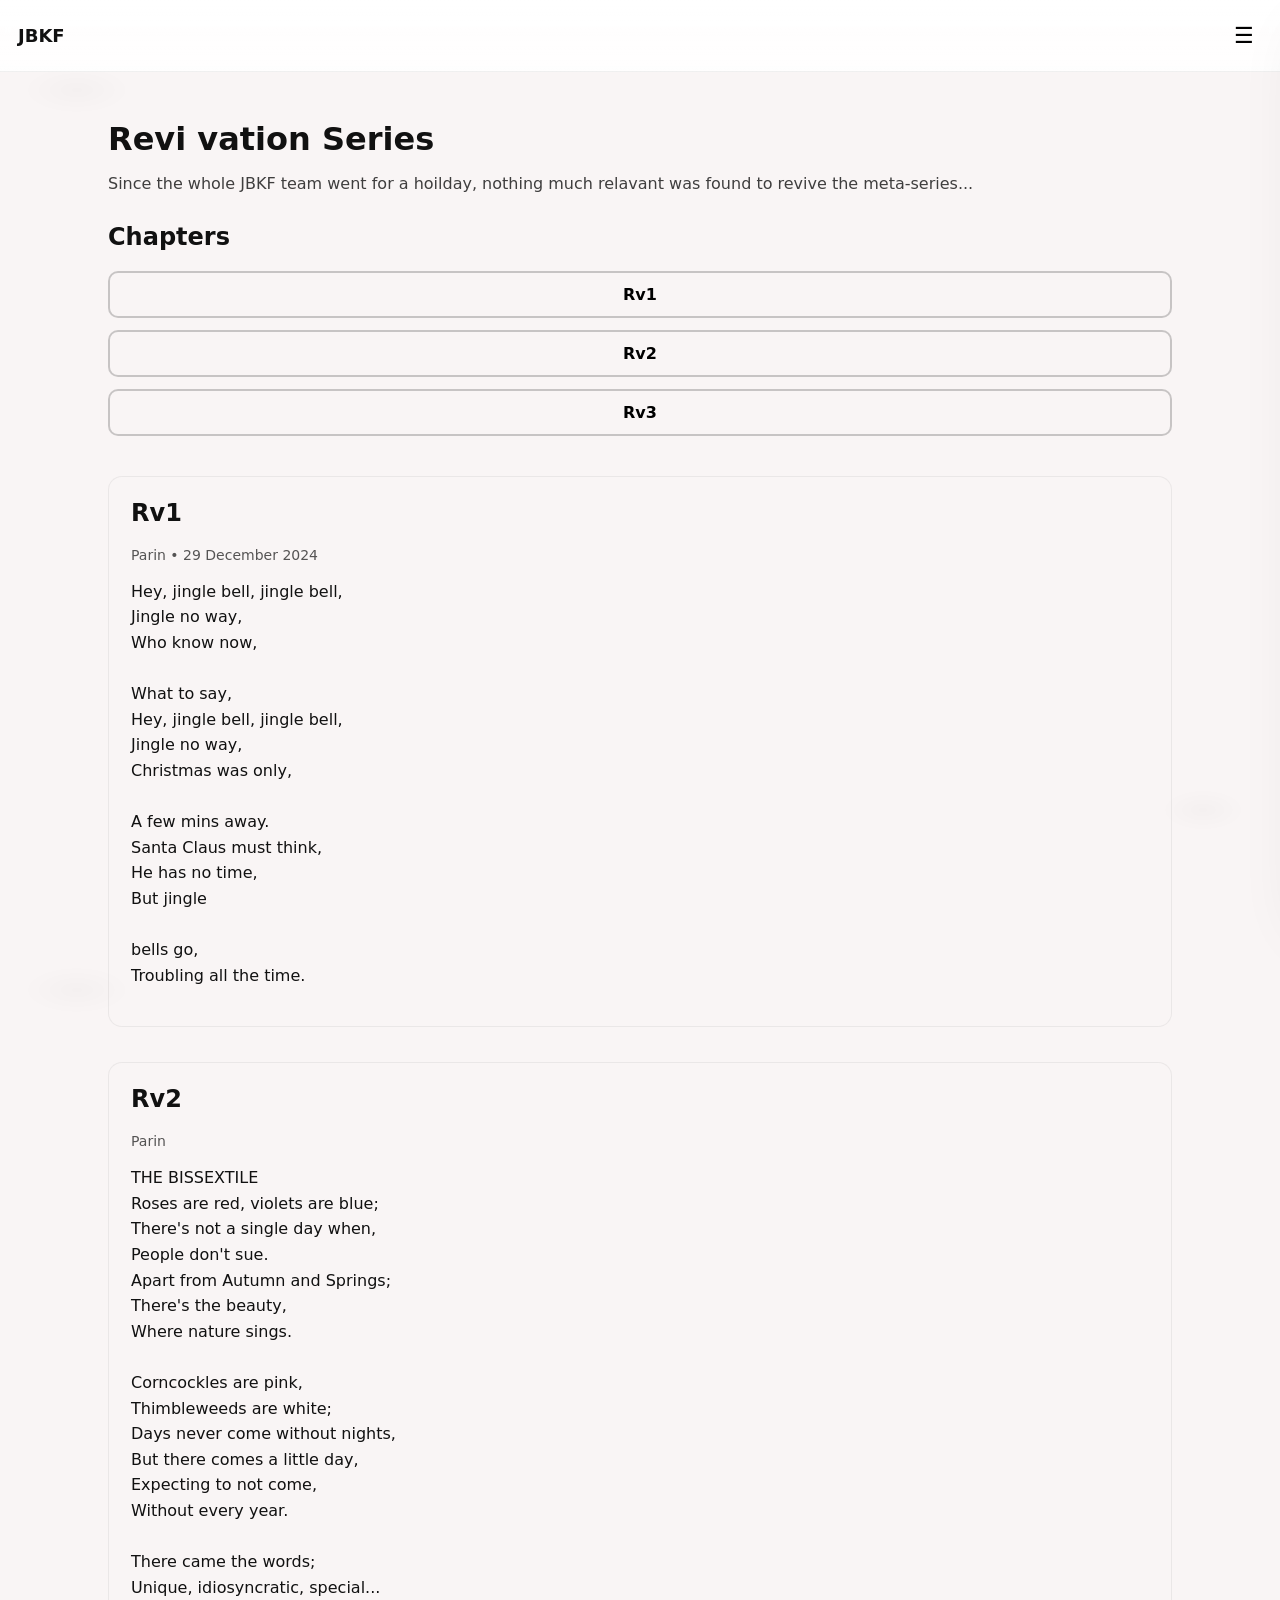
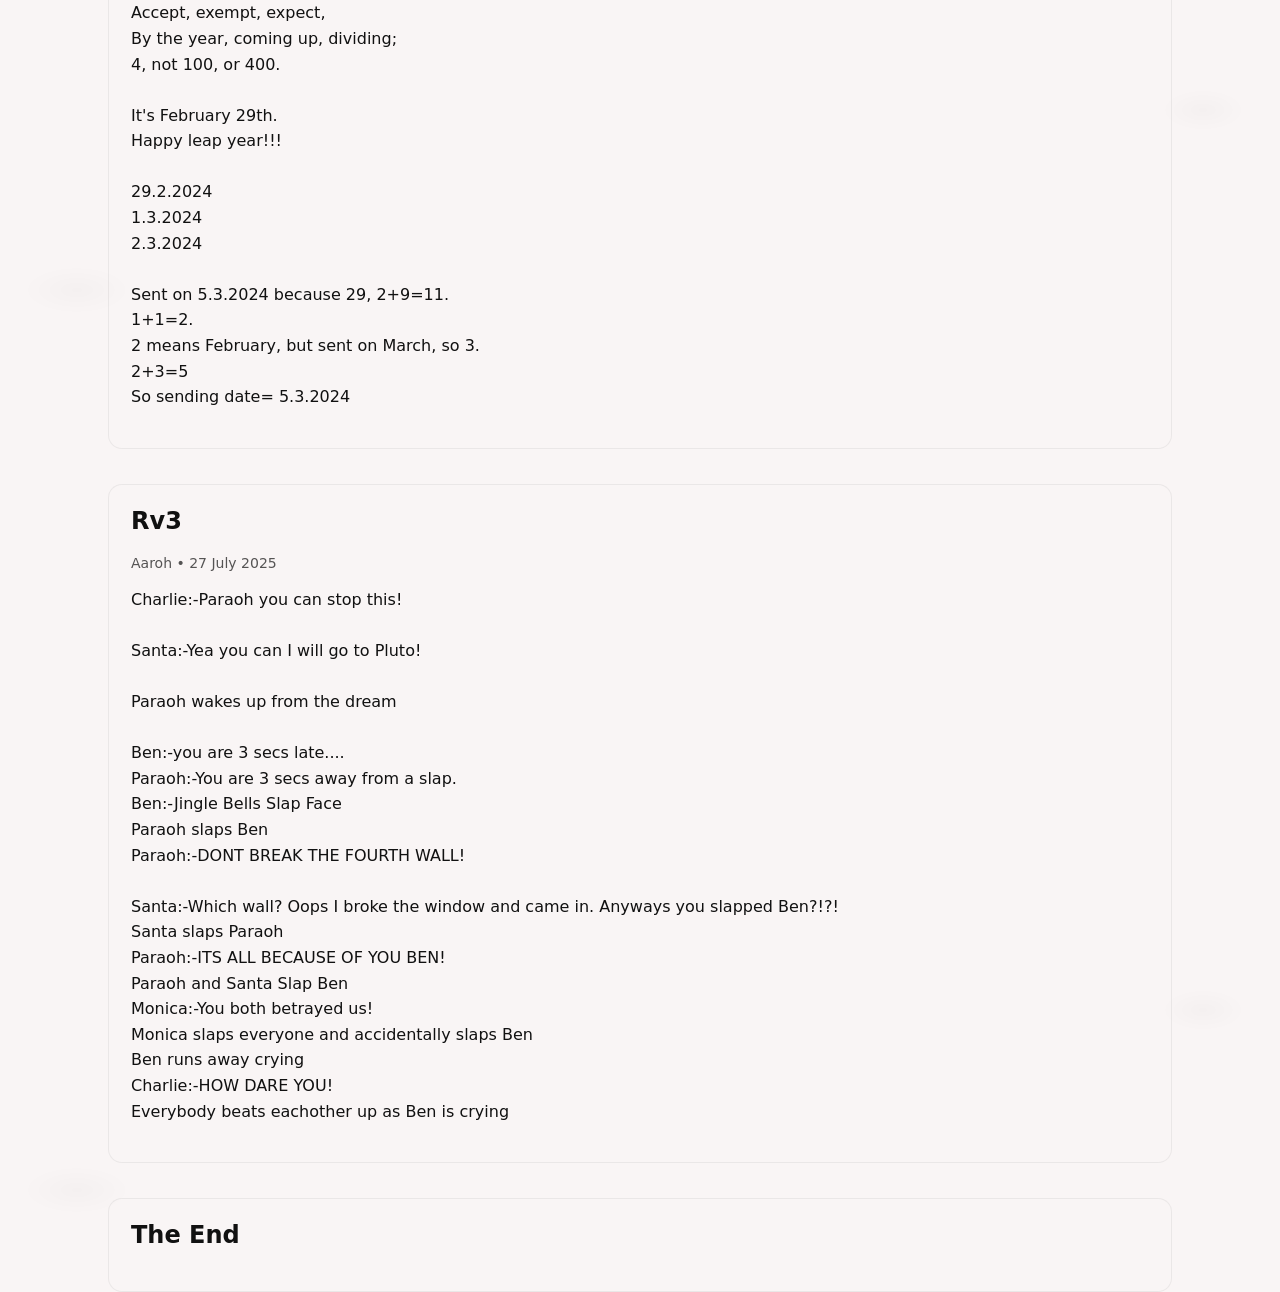
<file: series/revivation.html>
<!doctype html>
<html lang="en">
<head>
<meta charset="utf-8">
<meta name="viewport" content="width=device-width,initial-scale=1">

<title>JBKF – Revi vation Series</title>

<link rel="stylesheet" href="../styles.css">

<style>

/* page layout */

.page-title{
margin-bottom:10px;
}

.series-intro{
opacity:.8;
margin-bottom:30px;
}

/* chapter navigation list */
.chapter-list {
  display: flex;
  flex-direction: column;
  gap: 12px;
  margin-bottom: 40px;
}

.chapter-list a{
display:block;
padding:10px;
background:rgba(255,255,255,0.06);
border-radius:10px;
text-align:center;
text-decoration:none;
color:black;
transition:.2s;
}

.chapter-list a:hover{
background:rgba(255,255,255,0.14);
}

/* chapter cards */

.chapter-box{
background:rgba(255,255,255,0.06);
padding:22px;
border-radius:14px;
margin-bottom:35px;
}

.chapter-box h2{
margin-top:0;
}

.chapter-meta{
font-size:14px;
opacity:.7;
margin-bottom:15px;
}

pre{
white-space:pre-wrap;
line-height:1.6;
font-family:inherit;
}

.chapter-list a {
  display: block;
  padding: 12px;
  background: rgba(255,255,255,0.06);
  border: 2px solid rgba(0,0,0,0.2); /* adds visible boundary */
  border-radius: 10px;
  text-align: center;
  text-decoration: none;
  color: black;
  font-weight: 600;
  transition: 0.25s ease;
}

.chapter-list a:hover {
  background: rgba(255,255,255,0.14);
  border-color: rgba(0,0,0,0.4); /* darker border on hover */
  transform: scale(1.03); /* subtle zoom effect */
}


</style>

</head>

<body>

<header class="site-header">

<div class="brand">JBKF</div>

<button id="menuBtn" class="menu-btn">☰</button>

</header>


<aside id="sideMenu" class="side-menu" aria-hidden="true">

<button id="menuCloseTop" class="menu-close-top">✕</button>

<ul class="menu-list">

<li><a href="../index.html">Home</a></li>
<li><a href="../archive.html">Archive</a></li>

</ul>

</aside>


<main class="container">

<h1 class="page-title">Revi vation Series</h1>

<p class="series-intro">
Since the whole JBKF team went for a hoilday, nothing much relavant was found to revive the meta-series...
</p>


<h2>Chapters</h2>

<div class="chapter-list">

<a href="#rv1">Rv1</a>
<a href="#rv2">Rv2</a>
<a href="#rv3">Rv3</a>

</div>


<section id="rv1" class="chapter-box">

<h2>Rv1</h2>

<div class="chapter-meta">
Parin • 29 December 2024
</div>

<pre>
Hey, jingle bell, jingle bell,
Jingle no way,
Who know now,

What to say,
Hey, jingle bell, jingle bell,
Jingle no way,
Christmas was only,

A few mins away.
Santa Claus must think,
He has no time,
But jingle

bells go,
Troubling all the time.
</pre>

</section>


<section id="rv2" class="chapter-box">

<h2>Rv2</h2>

<div class="chapter-meta">
Parin
</div>

<pre>
THE BISSEXTILE
Roses are red, violets are blue;
There's not a single day when,
People don't sue.
Apart from Autumn and Springs;
There's the beauty,
Where nature sings.

Corncockles are pink, 
Thimbleweeds are white;
Days never come without nights,
But there comes a little day,
Expecting to not come,
Without every year. 

There came the words;
Unique, idiosyncratic, special...
Accept, exempt, expect,
By the year, coming up, dividing;
4, not 100, or 400.

It's February 29th.
Happy leap year!!!

29.2.2024
1.3.2024
2.3.2024

Sent on 5.3.2024 because 29, 2+9=11.
1+1=2.
2 means February, but sent on March, so 3.
2+3=5
So sending date= 5.3.2024
</pre>

</section>


<section id="rv3" class="chapter-box">

<h2>Rv3</h2>

<div class="chapter-meta">
Aaroh • 27 July 2025
</div>

<pre>
Charlie:-Paraoh you can stop this!

Santa:-Yea you can I will go to Pluto!

Paraoh wakes up from the dream

Ben:-you are 3 secs late....
Paraoh:-You are 3 secs away from a slap.
Ben:-Jingle Bells Slap Face
Paraoh slaps Ben
Paraoh:-DONT BREAK THE FOURTH WALL!

Santa:-Which wall? Oops I broke the window and came in. Anyways you slapped Ben?!?!
Santa slaps Paraoh
Paraoh:-ITS ALL BECAUSE OF YOU BEN!
Paraoh and Santa Slap Ben
Monica:-You both betrayed us!
Monica slaps everyone and accidentally slaps Ben
Ben runs away crying
Charlie:-HOW DARE YOU!
Everybody beats eachother up as Ben is crying
</pre>

</section>


<section id="end" class="chapter-box">

<h2>The End</h2>

</section>


</main>

<script src="../menu.js"></script>

</body>
</html>
</file>
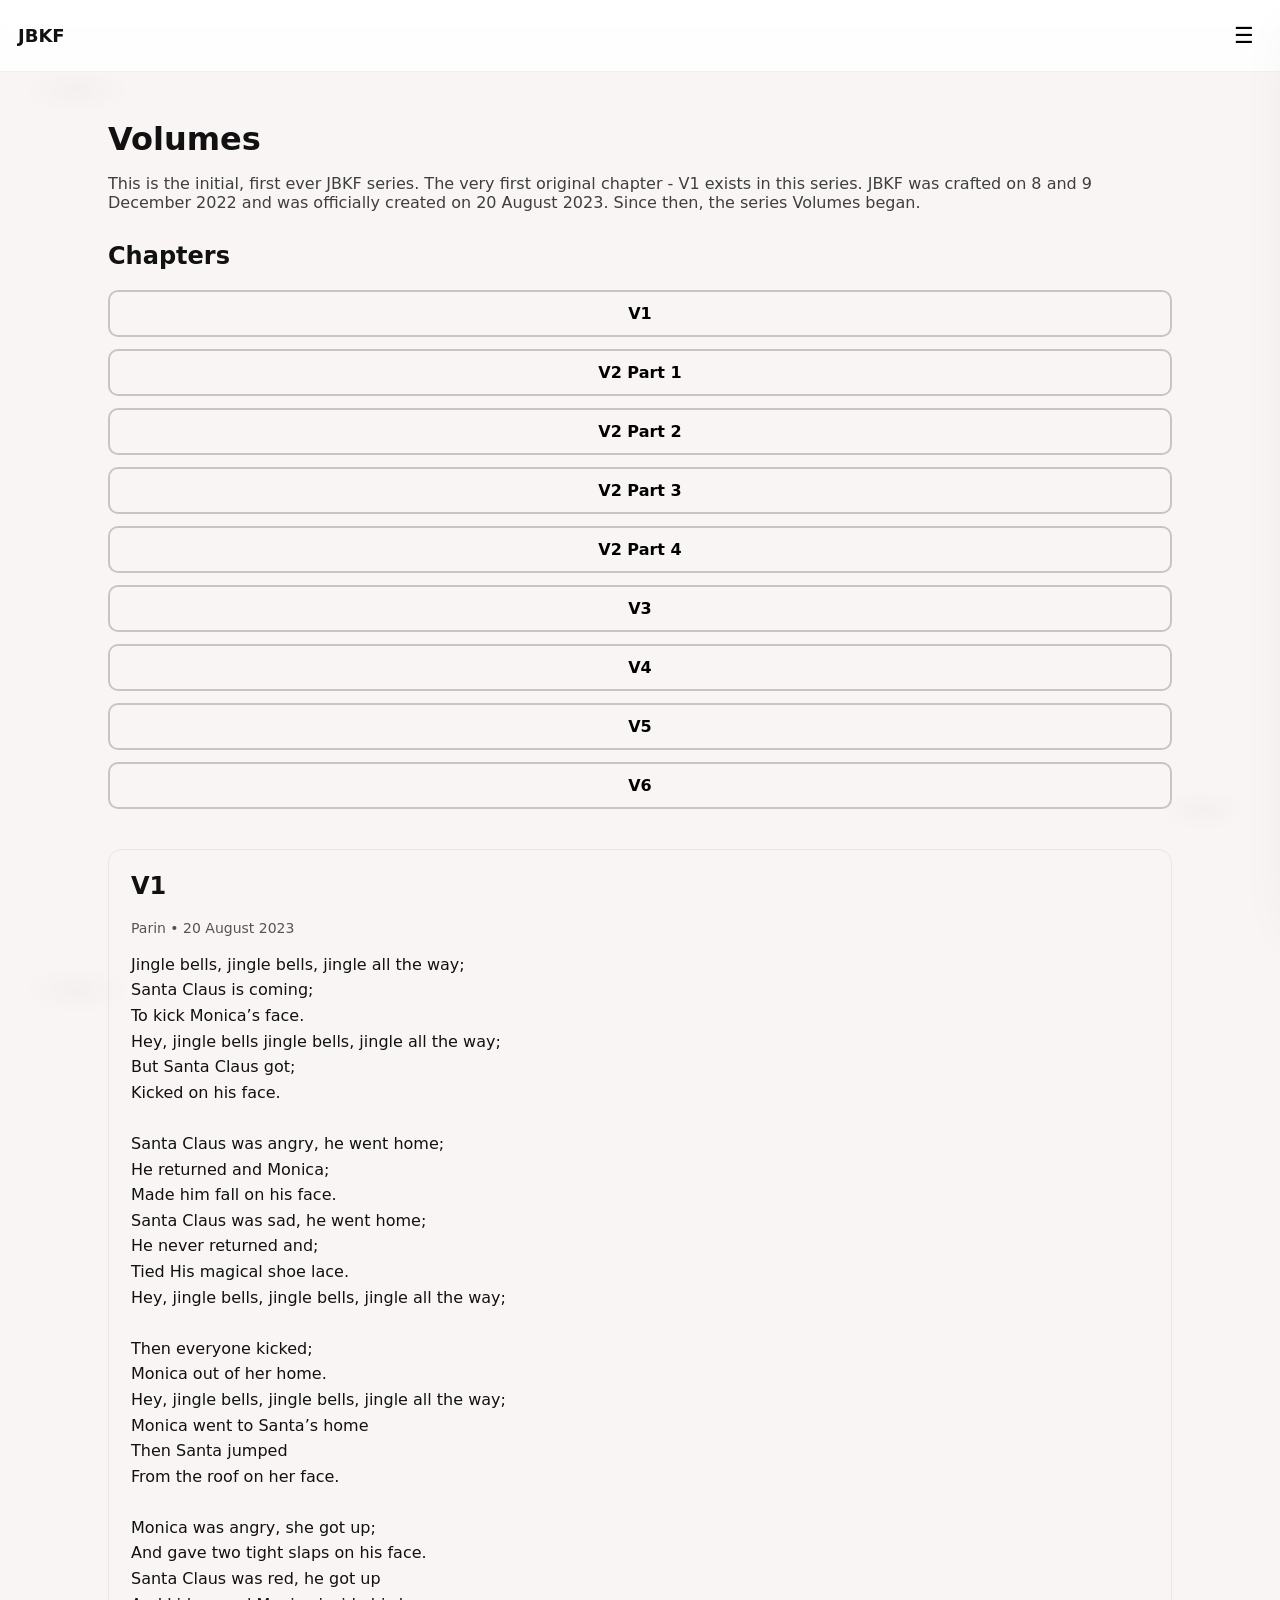
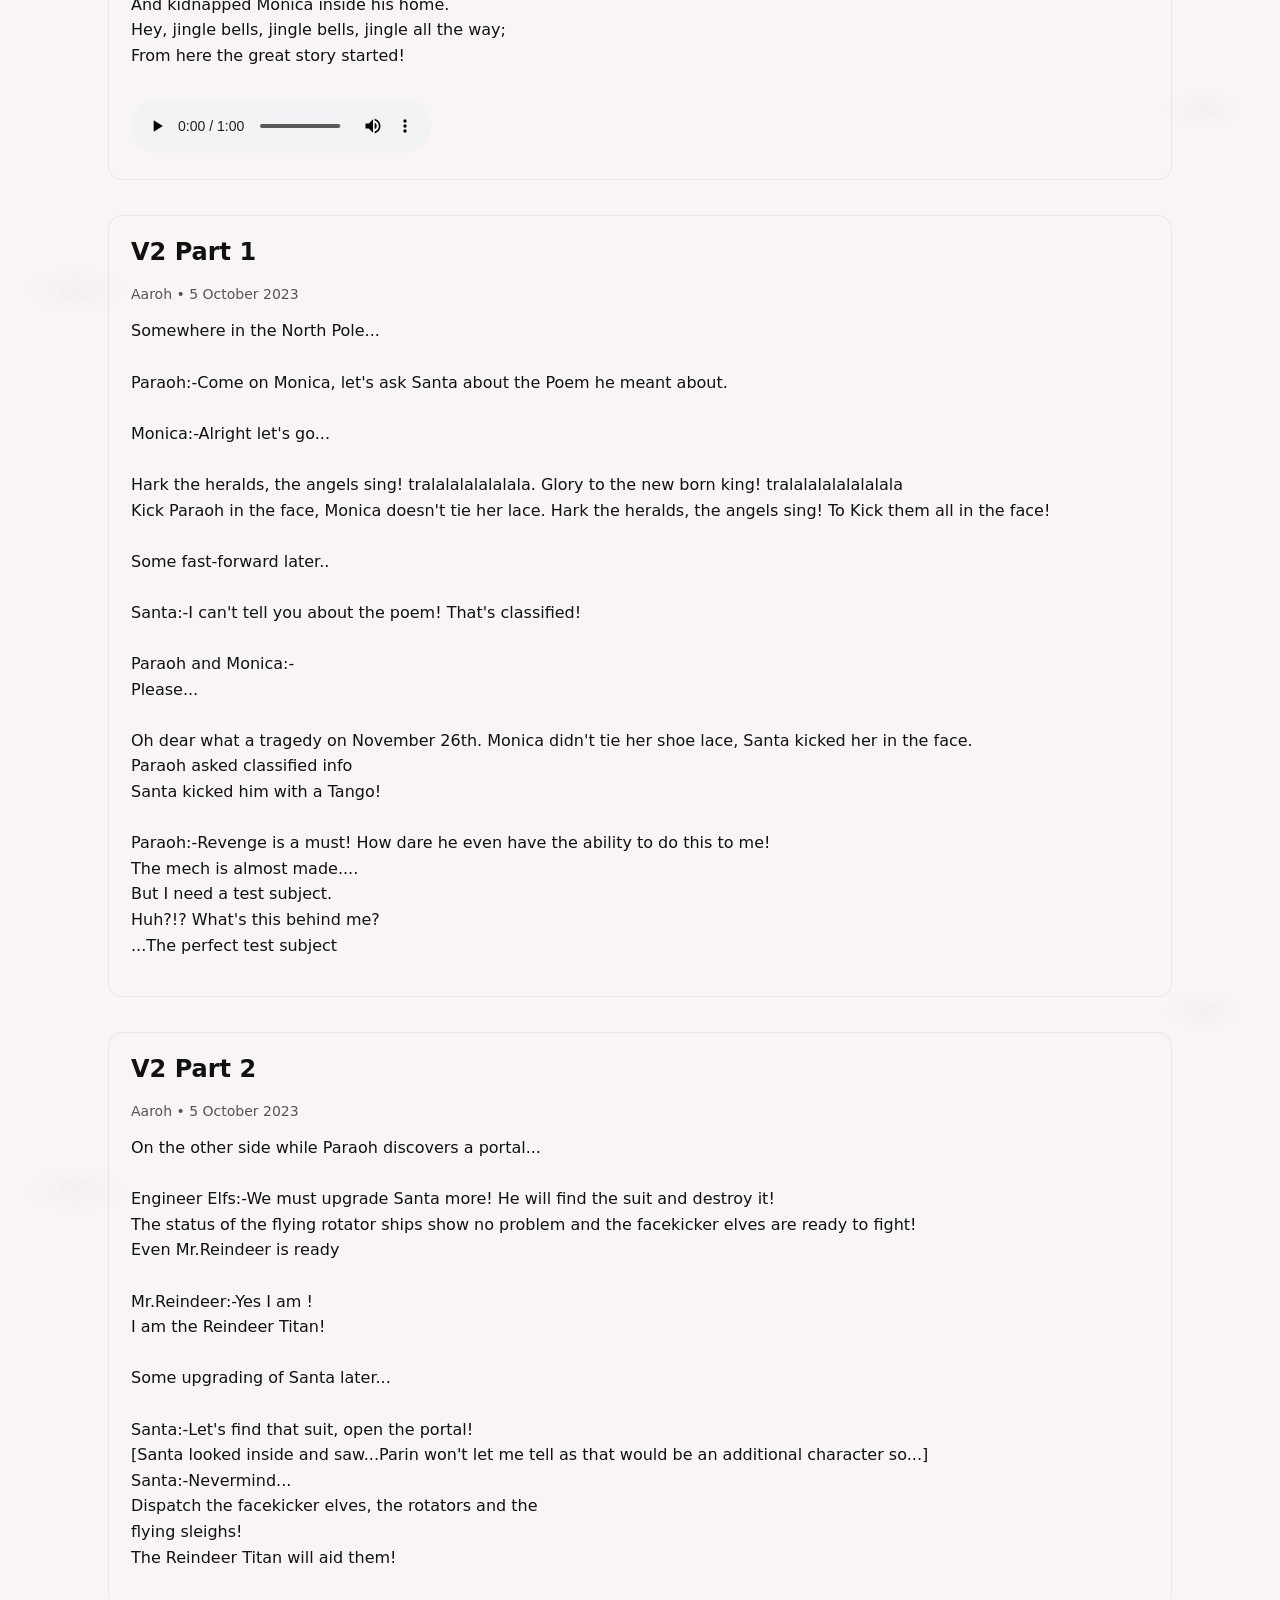
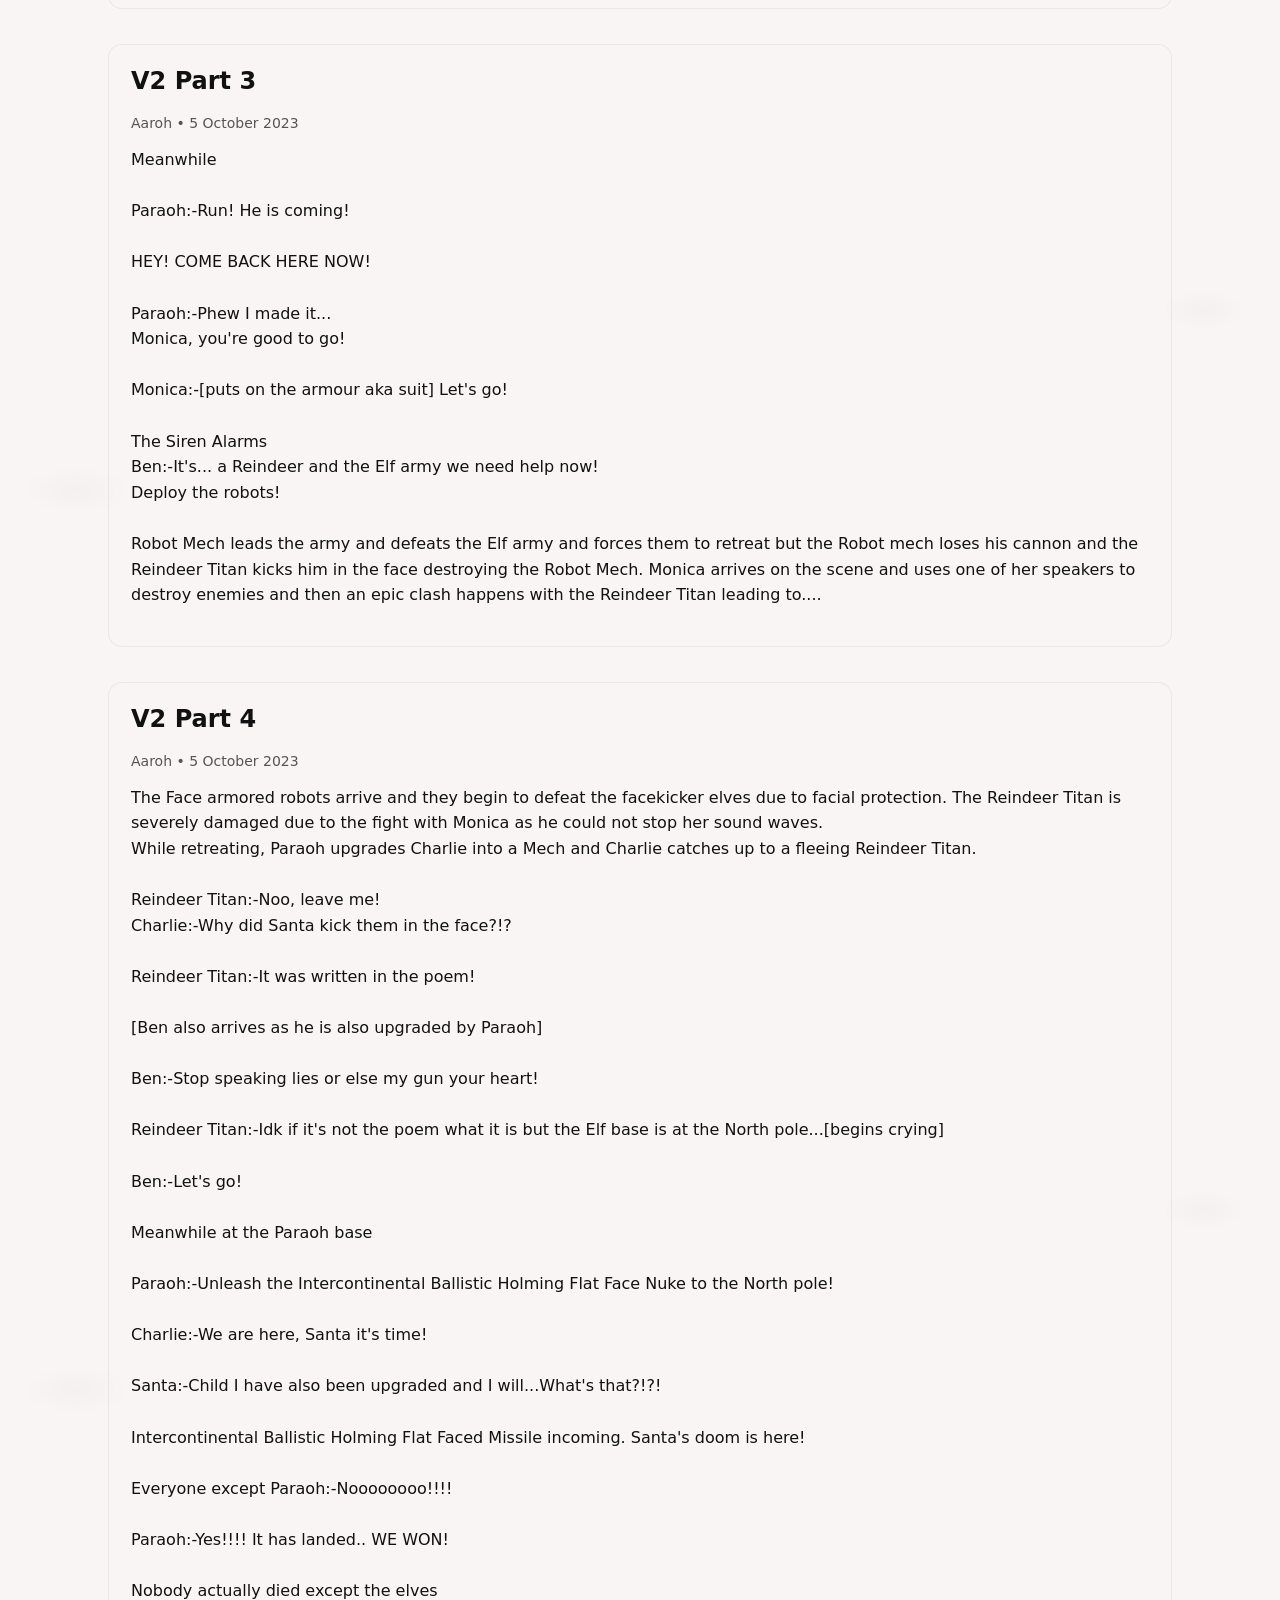
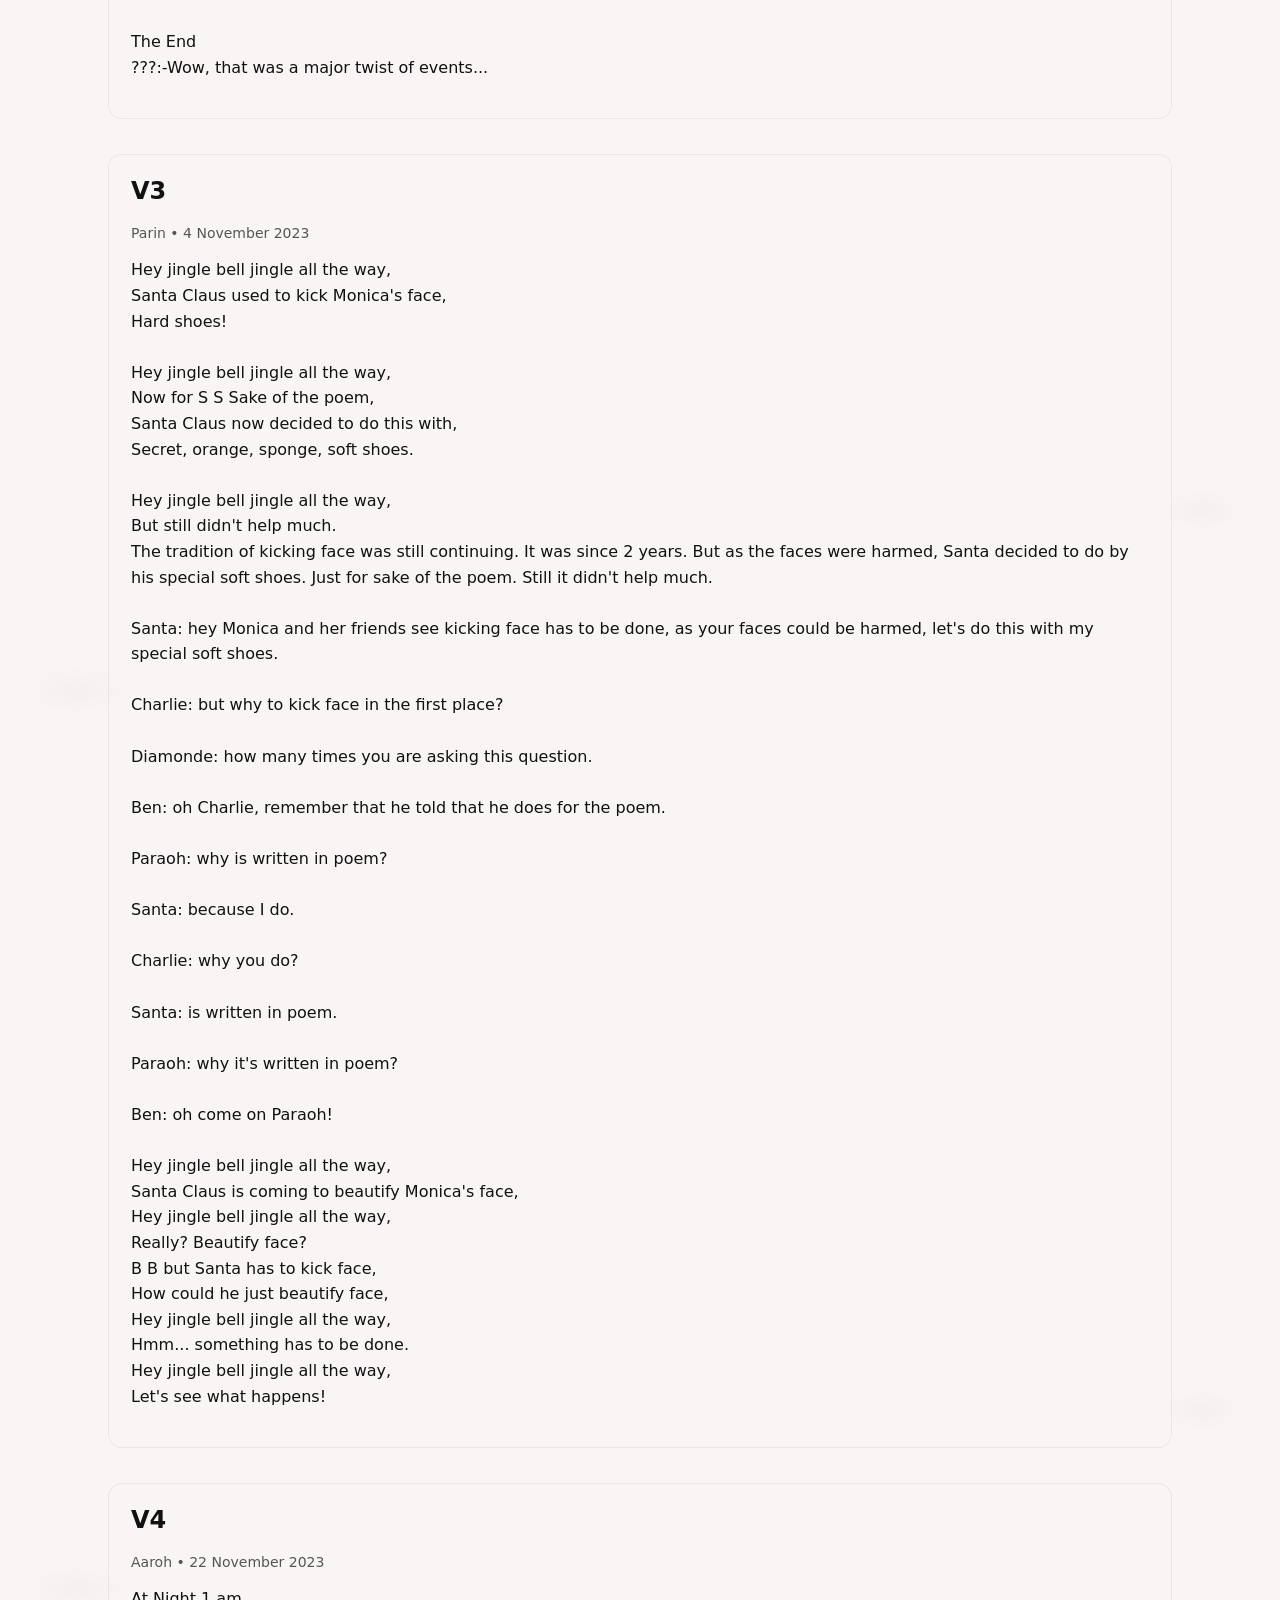
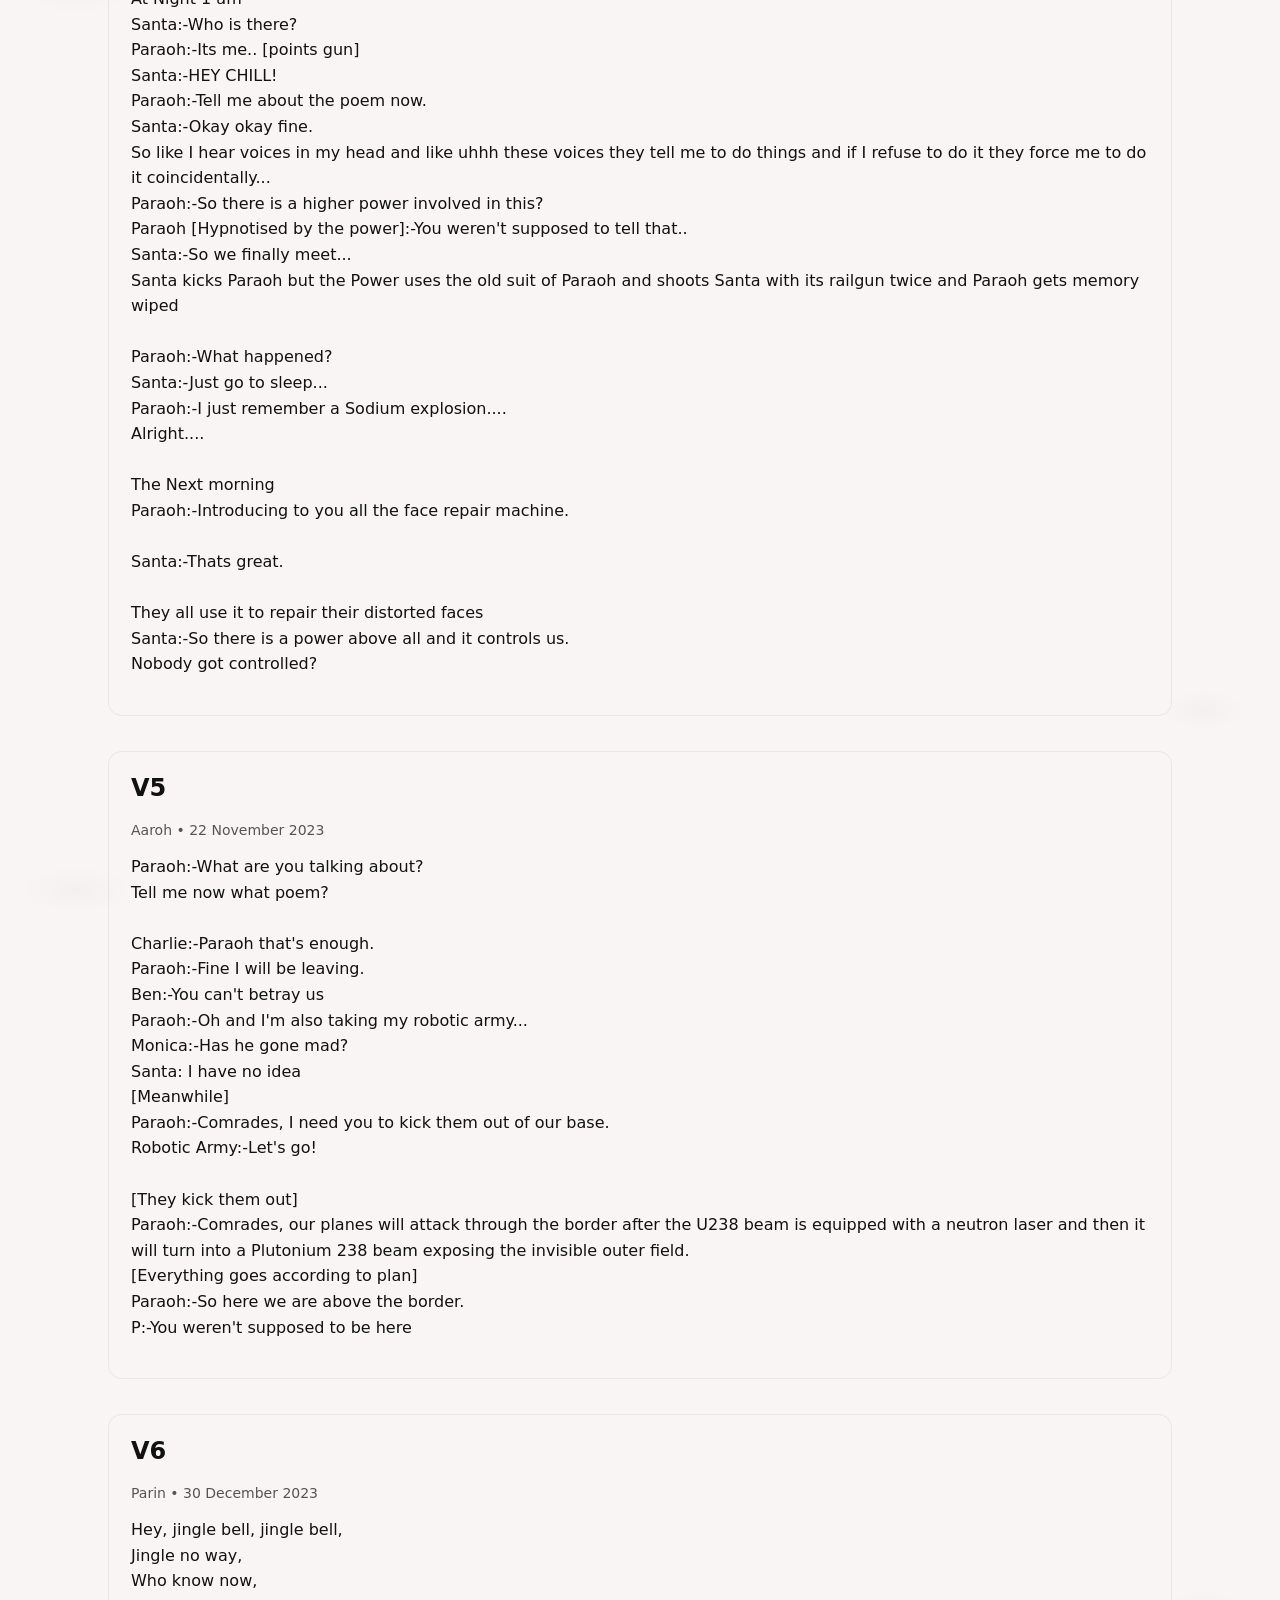
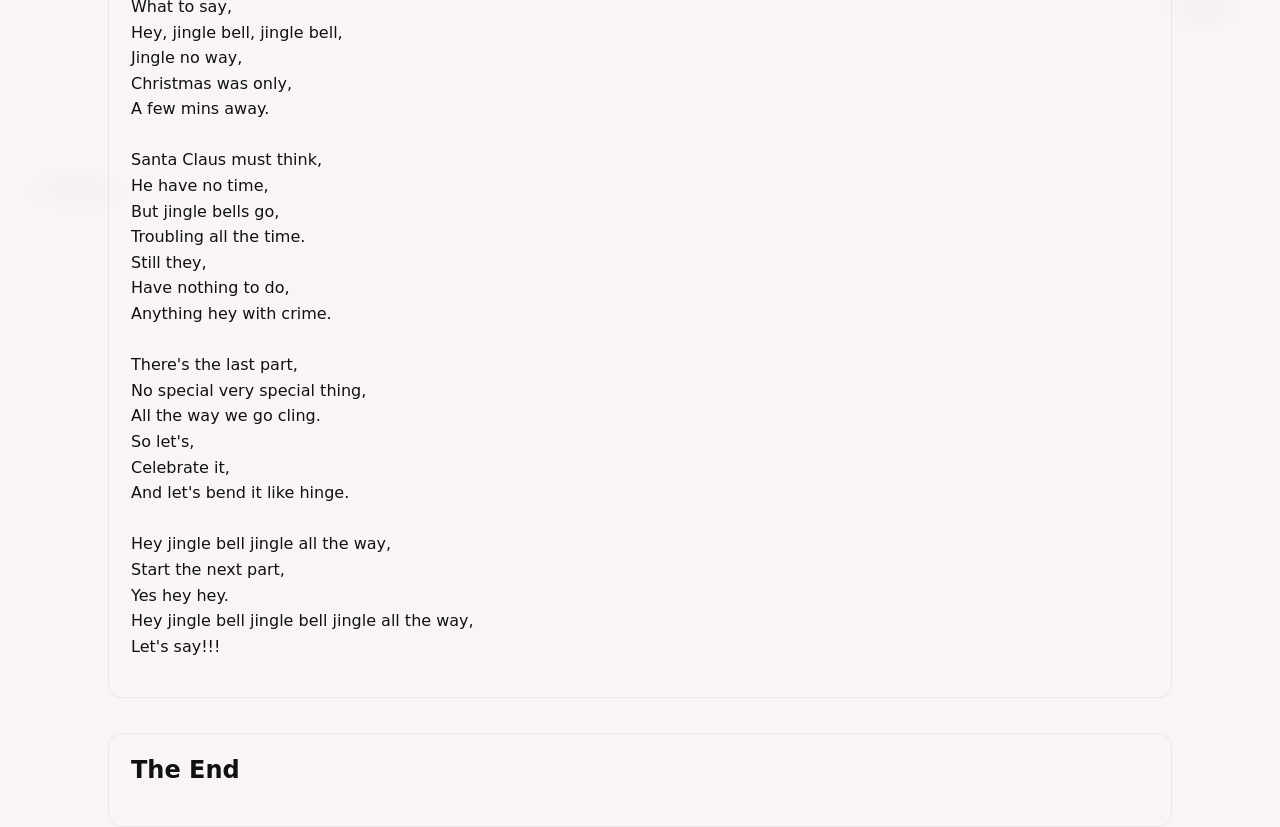
<file: series/volumes.html>
<!doctype html>
<html lang="en">
<head>
<meta charset="utf-8">
<meta name="viewport" content="width=device-width,initial-scale=1">

<title>JBKF – Volumes</title>

<link rel="stylesheet" href="../styles.css">

<style>

/* page layout */

.page-title{
margin-bottom:10px;
}

.series-intro{
opacity:.8;
margin-bottom:30px;
}

/* chapter navigation list */
.chapter-list {
  display: flex;
  flex-direction: column; /* stack items vertically */
  gap: 12px;              /* spacing between items */
  margin-bottom: 40px;
}

          
.chapter-list a{

display:block;

padding:10px;

background:rgba(255,255,255,0.06);

border-radius:10px;

text-align:center;

text-decoration:none;

color:black;

transition:.2s;

}

.chapter-list a:hover{

background:rgba(255,255,255,0.14);

}

/* chapter cards */

.chapter-box{

background:rgba(255,255,255,0.06);

padding:22px;

border-radius:14px;

margin-bottom:35px;

}

.chapter-box h2{

margin-top:0;

}

.chapter-meta{

font-size:14px;

opacity:.7;

margin-bottom:15px;

}

pre{

white-space:pre-wrap;

line-height:1.6;

font-family:inherit;

}

audio{

margin-top:15px;

}

.chapter-list a {
  display: block;
  padding: 12px;
  background: rgba(255,255,255,0.06);
  border: 2px solid rgba(0,0,0,0.2); /* adds visible boundary */
  border-radius: 10px;
  text-align: center;
  text-decoration: none;
  color: black;
  font-weight: 600;
  transition: 0.25s ease;
}

.chapter-list a:hover {
  background: rgba(255,255,255,0.14);
  border-color: rgba(0,0,0,0.4); /* darker border on hover */
  transform: scale(1.03); /* subtle zoom effect */
}


</style>

</head>

<body>

<header class="site-header">

<div class="brand">JBKF</div>

<button id="menuBtn" class="menu-btn">☰</button>

</header>


<aside id="sideMenu" class="side-menu" aria-hidden="true">

<button id="menuCloseTop" class="menu-close-top">✕</button>

<ul class="menu-list">

<li><a href="../index.html">Home</a></li>
<li><a href="../archive.html">Archive</a></li>

</ul>

</aside>


<main class="container">

<h1 class="page-title">Volumes</h1>

<p class="series-intro">
This is the initial, first ever JBKF series. The very first original chapter - V1 exists in this series. JBKF was crafted on 8 and 9 December 2022 and was officially created on 20 August 2023. Since then, the series Volumes began.
</p>


<h2>Chapters</h2>

<div class="chapter-list">

<a href="#v1">V1</a>
<a href="#v2p1">V2 Part 1</a>
<a href="#v2p2">V2 Part 2</a>
<a href="#v2p3">V2 Part 3</a>
<a href="#v2p4">V2 Part 4</a>
<a href="#v3">V3</a>
<a href="#v4">V4</a>
<a href="#v5">V5</a>
<a href="#v6">V6</a>

</div>


<section id="v1" class="chapter-box">

<h2>V1</h2>

<div class="chapter-meta">
Parin • 20 August 2023
</div>

<pre>
Jingle bells, jingle bells, jingle all the way;
Santa Claus is coming;
To kick Monica’s face.
Hey, jingle bells jingle bells, jingle all the way;
But Santa Claus got;
Kicked on his face.

Santa Claus was angry, he went home;
He returned and Monica;
Made him fall on his face.
Santa Claus was sad, he went home;
He never returned and;
Tied His magical shoe lace.
Hey, jingle bells, jingle bells, jingle all the way;

Then everyone kicked;
Monica out of her home.
Hey, jingle bells, jingle bells, jingle all the way;
Monica went to Santa’s home
Then Santa jumped
From the roof on her face.

Monica was angry, she got up;
And gave two tight slaps on his face.
Santa Claus was red, he got up
And kidnapped Monica inside his home.
Hey, jingle bells, jingle bells, jingle all the way;
From here the great story started!
</pre>

<audio controls>
<source src="../media/V1.mp3" type="audio/mp3">
</audio>

</section>



<section id="v2p1" class="chapter-box">

<h2>V2 Part 1</h2>

<div class="chapter-meta">
Aaroh • 5 October 2023
</div>

<pre>
Somewhere in the North Pole...

Paraoh:-Come on Monica, let's ask Santa about the Poem he meant about.

Monica:-Alright let's go...

Hark the heralds, the angels sing! tralalalalalalala. Glory to the new born king! tralalalalalalalala
Kick Paraoh in the face, Monica doesn't tie her lace. Hark the heralds, the angels sing! To Kick them all in the face!

Some fast-forward later..

Santa:-I can't tell you about the poem! That's classified!

Paraoh and Monica:-
Please...

Oh dear what a tragedy on November 26th. Monica didn't tie her shoe lace, Santa kicked her in the face.
Paraoh asked classified info
Santa kicked him with a Tango!

Paraoh:-Revenge is a must! How dare he even have the ability to do this to me!
The mech is almost made....
But I need a test subject.
Huh?!? What's this behind me?
...The perfect test subject
</pre>

</section>



<section id="v2p2" class="chapter-box">

<h2>V2 Part 2</h2>

<div class="chapter-meta">
Aaroh • 5 October 2023
</div>

<pre>
On the other side while Paraoh discovers a portal...

Engineer Elfs:-We must upgrade Santa more! He will find the suit and destroy it!
The status of the flying rotator ships show no problem and the facekicker elves are ready to fight!
Even Mr.Reindeer is ready

Mr.Reindeer:-Yes I am !
I am the Reindeer Titan!

Some upgrading of Santa later...

Santa:-Let's find that suit, open the portal!
[Santa looked inside and saw...Parin won't let me tell as that would be an additional character so...]
Santa:-Nevermind...
Dispatch the facekicker elves, the rotators and the
flying sleighs!
The Reindeer Titan will aid them!
</pre>

</section>



<section id="v2p3" class="chapter-box">

<h2>V2 Part 3</h2>

<div class="chapter-meta">
Aaroh • 5 October 2023
</div>

<pre>
Meanwhile

Paraoh:-Run! He is coming!

HEY! COME BACK HERE NOW!

Paraoh:-Phew I made it...
Monica, you're good to go!

Monica:-[puts on the armour aka suit] Let's go!

The Siren Alarms
Ben:-It's... a Reindeer and the Elf army we need help now!
Deploy the robots!

Robot Mech leads the army and defeats the Elf army and forces them to retreat but the Robot mech loses his cannon and the
Reindeer Titan kicks him in the face destroying the Robot Mech. Monica arrives on the scene and uses one of her speakers to destroy enemies and then an epic clash happens with the Reindeer Titan leading to....
</pre>

</section>



<section id="v2p4" class="chapter-box">

<h2>V2 Part 4</h2>

<div class="chapter-meta">
Aaroh • 5 October 2023
</div>

<pre>
The Face armored robots arrive and they begin to defeat the facekicker elves due to facial protection. The Reindeer Titan is severely damaged due to the fight with Monica as he could not stop her sound waves.
While retreating, Paraoh upgrades Charlie into a Mech and Charlie catches up to a fleeing Reindeer Titan.

Reindeer Titan:-Noo, leave me!
Charlie:-Why did Santa kick them in the face?!?

Reindeer Titan:-It was written in the poem!

[Ben also arrives as he is also upgraded by Paraoh]

Ben:-Stop speaking lies or else my gun your heart!

Reindeer Titan:-Idk if it's not the poem what it is but the Elf base is at the North pole...[begins crying]

Ben:-Let's go!

Meanwhile at the Paraoh base

Paraoh:-Unleash the Intercontinental Ballistic Holming Flat Face Nuke to the North pole!

Charlie:-We are here, Santa it's time!

Santa:-Child I have also been upgraded and I will...What's that?!?!

Intercontinental Ballistic Holming Flat Faced Missile incoming. Santa's doom is here!

Everyone except Paraoh:-Noooooooo!!!!

Paraoh:-Yes!!!! It has landed.. WE WON!

Nobody actually died except the elves

The End
???:-Wow, that was a major twist of events...
</pre>

</section>



<section id="v3" class="chapter-box">

<h2>V3</h2>

<div class="chapter-meta">
Parin • 4 November 2023
</div>

<pre>
Hey jingle bell jingle all the way,
Santa Claus used to kick Monica's face,
Hard shoes!
          
Hey jingle bell jingle all the way,
Now for S S Sake of the poem,
Santa Claus now decided to do this with,
Secret, orange, sponge, soft shoes.
          
Hey jingle bell jingle all the way,
But still didn't help much. 
The tradition of kicking face was still continuing. It was since 2 years. But as the faces were harmed, Santa decided to do by his special soft shoes. Just for sake of the poem. Still it didn't help much. 
          
Santa: hey Monica and her friends see kicking face has to be done, as your faces could be harmed, let's do this with my special soft shoes. 
          
Charlie: but why to kick face in the first place?
          
Diamonde: how many times you are asking this question. 
          
Ben: oh Charlie, remember that he told that he does for the poem. 
          
Paraoh: why is written in poem?
          
Santa: because I do. 
          
Charlie: why you do?
          
Santa: is written in poem. 

Paraoh: why it's written in poem?
          
Ben: oh come on Paraoh!
          
Hey jingle bell jingle all the way,
Santa Claus is coming to beautify Monica's face, 
Hey jingle bell jingle all the way, 
Really? Beautify face?
B B but Santa has to kick face, 
How could he just beautify face, 
Hey jingle bell jingle all the way, 
Hmm... something has to be done. 
Hey jingle bell jingle all the way, 
Let's see what happens!
</pre>

</section>



<section id="v4" class="chapter-box">

<h2>V4</h2>

<div class="chapter-meta">
Aaroh • 22 November 2023
</div>

<pre>
At Night 1 am
Santa:-Who is there?
Paraoh:-Its me.. [points gun]
Santa:-HEY CHILL!
Paraoh:-Tell me about the poem now.
Santa:-Okay okay fine.
So like I hear voices in my head and like uhhh these voices they tell me to do things and if I refuse to do it they force me to do it coincidentally...
Paraoh:-So there is a higher power involved in this?
Paraoh [Hypnotised by the power]:-You weren't supposed to tell that..
Santa:-So we finally meet...
Santa kicks Paraoh but the Power uses the old suit of Paraoh and shoots Santa with its railgun twice and Paraoh gets memory wiped

Paraoh:-What happened?
Santa:-Just go to sleep...
Paraoh:-I just remember a Sodium explosion....
Alright....

The Next morning
Paraoh:-Introducing to you all the face repair machine.

Santa:-Thats great.

They all use it to repair their distorted faces
Santa:-So there is a power above all and it controls us.
Nobody got controlled?
</pre>

</section>



<section id="v5" class="chapter-box">

<h2>V5</h2>

<div class="chapter-meta">
Aaroh • 22 November 2023
</div>

<pre>
Paraoh:-What are you talking about?
Tell me now what poem?

Charlie:-Paraoh that's enough.
Paraoh:-Fine I will be leaving.
Ben:-You can't betray us
Paraoh:-Oh and I'm also taking my robotic army...
Monica:-Has he gone mad?
Santa: I have no idea
[Meanwhile]
Paraoh:-Comrades, I need you to kick them out of our base.
Robotic Army:-Let's go!

[They kick them out]
Paraoh:-Comrades, our planes will attack through the border after the U238 beam is equipped with a neutron laser and then it will turn into a Plutonium 238 beam exposing the invisible outer field.
[Everything goes according to plan]
Paraoh:-So here we are above the border.
P:-You weren't supposed to be here
</pre>

</section>



<section id="v6" class="chapter-box">

<h2>V6</h2>

<div class="chapter-meta">
Parin • 30 December 2023
</div>

<pre>
Hey, jingle bell, jingle bell,
Jingle no way,
Who know now,
What to say,
Hey, jingle bell, jingle bell,
Jingle no way,
Christmas was only,
A few mins away.

Santa Claus must think,
He have no time,
But jingle bells go,
Troubling all the time.
Still they,
Have nothing to do,
Anything hey with crime.

There's the last part,
No special very special thing,
All the way we go cling.
So let's,
Celebrate it,
And let's bend it like hinge.

Hey jingle bell jingle all the way,
Start the next part,
Yes hey hey.
Hey jingle bell jingle bell jingle all the way,
Let's say!!!
</pre>

</section>

<section id="End" class="chapter-box">

<h2>The End</h2>

</section>


</main>


<script src="../menu.js"></script>

</body>
</html>
</file>
<file: styles.css>
:root{
  --bg:#f9f5f5;
  --edge:rgba(0,0,0,0.06);
  --accent:#c62828;
  --muted:#6b6b6b;
  --card:#ffffff;
  --radius:12px;
  --maxw:1100px;
  --gap:14px;
  --ring-size:18px;
  font-family: Inter, system-ui, -apple-system, "Segoe UI", Roboto, Arial, sans-serif;
}

/* RESET */

*{box-sizing:border-box}

html,body{height:100%}

body{
  margin:0;
  background:
    radial-gradient(900px 400px at 6% 10%, rgba(0,0,0,0.02), transparent 6%),
    radial-gradient(700px 350px at 94% 90%, rgba(0,0,0,0.02), transparent 6%),
    var(--bg);
  -webkit-font-smoothing:antialiased;
  -moz-osx-font-smoothing:grayscale;
  color:#111;
  padding-bottom:40px;
}


/* HEADER */

.site-header{
  position:fixed;
  top:0;
  left:0;
  right:0;
  height:72px;
  display:flex;
  align-items:center;
  justify-content:space-between;
  padding:0 18px;
  background:linear-gradient(180deg, rgba(255,255,255,0.95), rgba(255,255,255,0.85));
  border-bottom:1px solid var(--edge);
  z-index:60;
  backdrop-filter:blur(6px);
}

.brand{
  font-weight:900;
  font-size:18px;
}

.menu-btn{
  background:transparent;
  border:0;
  font-size:22px;
  padding:8px;
  cursor:pointer;
}


/* SIDE MENU */

.side-menu{
  position:fixed;
  top:0;
  right:-360px;
  width:320px;
  height:100vh;
  background:linear-gradient(180deg,#fff,#fafafa);
  box-shadow:-18px 30px 60px rgba(0,0,0,0.08);
  transition:right .28s;
  z-index:70;
  padding:28px;
  display:flex;
  flex-direction:column;
}

.side-menu[aria-hidden="false"]{
  right:0;
}

.menu-close-top{
  position:absolute;
  right:12px;
  top:12px;
  border:0;
  background:transparent;
  font-size:20px;
  cursor:pointer;
}

.menu-list{
  list-style:none;
  padding:40px 0 0 0;
  margin:0;
}

.menu-list li{
  margin:18px 0;
}

.menu-list a{
  color:#111;
  text-decoration:none;
  font-weight:800;
  font-size:16px;
}

.menu-footer{
  margin-top:auto;
}


/* CONTAINER */

.container{
  max-width:var(--maxw);
  margin:120px auto 40px;
  padding:0 18px;
}


/* HERO */

.hero{
  padding:36px;
  border-radius:var(--radius);
  background:linear-gradient(180deg, rgba(255,255,255,0.95), rgba(255,255,255,0.9));
  border:1px solid var(--edge);
  text-align:center;
}

.hero-title{
  margin:0 0 18px;
  font-size:64px;
  line-height:1;
  letter-spacing:-1px;
}

@media (max-width:900px){
  .hero-title{font-size:40px}
}


/* BUTTONS */

.hero-actions{
  display:flex;
  gap:16px;
  justify-content:center;
  flex-wrap:wrap;
}

.btn{
  padding:12px 18px;
  border-radius:12px;
  border:1px solid var(--edge);
  background:transparent;
  cursor:pointer;
  font-weight:800;
}

.btn.primary{
  background:var(--accent);
  color:#fff;
  border-color:transparent;
}


/* RAINBOW RING */

.ring{
  position:relative;
  z-index:1;
}

.ring::before{
  content:"";
  position:absolute;
  inset:calc(-1 * var(--ring-size));
  border-radius:999px;
  padding:var(--ring-size);
  background:conic-gradient(from 0deg,#ff4d4d,#ffb84d,#ffd54d,#8cff4d,#4dd6ff,#7a4dff,#ff4db8,#ff4d4d);
  -webkit-mask: radial-gradient(farthest-side, transparent calc(100% - var(--ring-size)), black calc(100% - var(--ring-size)));
  mask: radial-gradient(farthest-side, transparent calc(100% - var(--ring-size)), black calc(100% - var(--ring-size)));
  opacity:0;
  transition:opacity .18s ease;
  animation:spin 3.6s linear infinite;
  pointer-events:none;
}

.ring:hover::before{
  opacity:0.9;
}

@keyframes spin{
  to{ transform:rotate(360deg); }
}


/* VIDEO */

.video-wrap{
  padding:12px;
}

.video-wrap video{
  width:100%;
  max-height:420px;
  border-radius:12px;
  background:#000;
  object-fit:cover;
}


/* CHARACTER GRID */

.characters-grid{
  display:grid;
  grid-template-columns:repeat(3,1fr);
  gap:18px;
  margin-top:14px;
}

.char-card{
  background:#fff;
  border:1px solid var(--edge);
  border-radius:12px;
  padding:12px;
  display:flex;
  flex-direction:column;
  align-items:center;
  text-align:center;
}

.char-name{
  font-weight:900;
  margin-bottom:8px;
}

.char-img{
  width:160px;
  height:160px;
  background:#e9e6e6;
  border-radius:10px;
  object-fit:cover;
  margin-bottom:10px;
}

.char-desc{
  color:var(--muted);
  font-size:14px;
}

@media (max-width:900px){
  .characters-grid{grid-template-columns:repeat(2,1fr)}
  .char-img{width:120px;height:120px}
}


/* ARCHIVE SERIES */
.series-list {
  display: flex;
  flex-direction: column;
  gap: 40px;
  margin-top: 40px;
}

.series-card {
  display: flex;
  flex-direction: row;        /* desktop: image left, text right */
  align-items: flex-start;
  gap: 20px;
  background: var(--card);
  border-radius: 14px;
  padding: 18px;
  text-decoration: none;
  color: #111;
  border: 1px solid var(--edge);
  transition: .3s;
  opacity: 0;
  transform: translateY(40px);
}

.series-card.show {
  opacity: 1;
  transform: translateY(0);
}

.series-card img {
  width: 200px;              /* larger image on desktop */
  height: auto;              /* keep natural ratio */
  object-fit: contain;       /* no cropping */
  border-radius: 10px;
}

.series-info h2 {
  margin: 0 0 6px 0;
  color: #111;
}

.series-info p {
  margin: 0;
  color: var(--muted);
}

.series-card:hover {
  transform: scale(1.02);
  box-shadow: 0 10px 24px rgba(0,0,0,0.08);
}

/* Mobile: stack image above text, full width */
@media (max-width:900px){
  .series-card {
    flex-direction: column;
    align-items: center;
    text-align: center;
  }
  .series-card img {
    width: 100%;             /* full width on mobile */
    max-width: 100%;
    height: auto;
  }
}

/* CHAPTER BOXES */

.chapter-box{
  background:var(--card);
  padding:20px;
  border-radius:12px;
  margin-bottom:30px;
  border:1px solid var(--edge);
}


/* CHARACTER LIST (updated from grid) */
.characters-grid {
  display: block;            /* stack items vertically */
  max-width: 90%;            /* leave margin from screen edges */
  margin: 24px auto;         /* center the list */
}

.char-card {
  display: flex;             /* image + text side by side on desktop */
  flex-direction: row;
  align-items: flex-start;
  gap: 20px;
  margin-bottom: 32px;       /* spacing between cards */
  padding: 16px;
  background:#fff;
  border:1px solid var(--edge);
  border-radius:12px;
}

.char-name {
  font-weight:900;
  margin-bottom:8px;
}

.char-img {
  width: auto;               /* keep natural ratio */
  max-width: 320px;          /* enlarge but not too huge on desktop */
  height: auto;              /* no cropping */
  border-radius:10px;
  background:#e9e6e6;
}

.char-desc {
  color:var(--muted);
  font-size:15px;
}

/* Mobile: stack image above text, full width */
@media (max-width:900px){
  .char-card {
    flex-direction: column;
    align-items: center;
    text-align: center;
  }
  .char-img {
    width: 100%;             /* full width on mobile */
    max-width: 100%;         /* no limit */
    height: auto;            /* keep natural ratio */
  }
}

  .side-menu[aria-hidden="false"]{
    right:0;
  }

}
</file>
